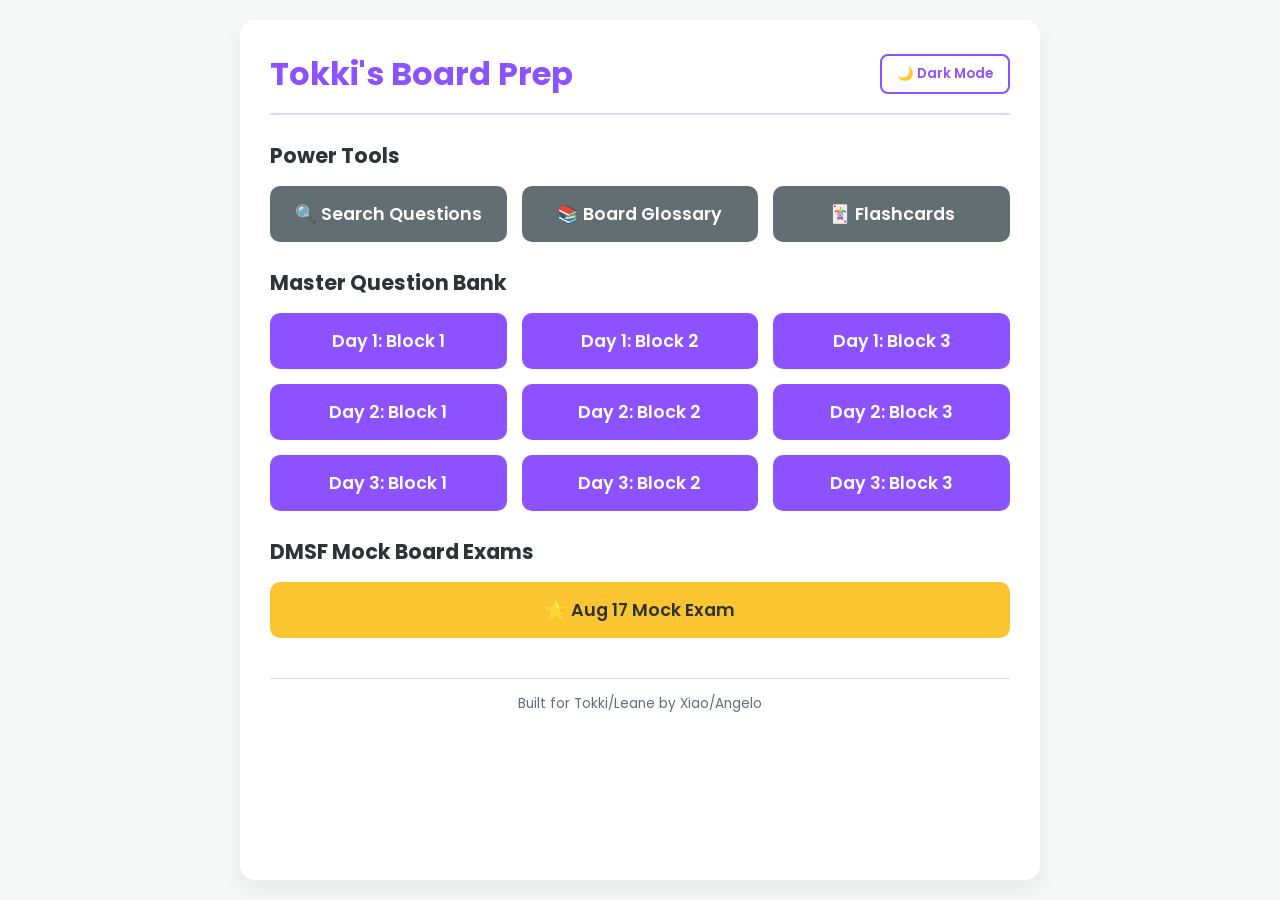
<file: index.html>
<!DOCTYPE html>
<html lang="en">
<head>
    <meta charset="UTF-8">
    <meta name="viewport" content="width=device-width, initial-scale=1.0">
    <title>Tokki's Board Prep</title>
    <link rel="stylesheet" href="css/style.css">
    
    <!-- Instant Dark Mode Check (Prevents white flash on load) -->
    <script>
        if (localStorage.getItem('theme') === 'dark') {
            document.documentElement.setAttribute('data-theme', 'dark');
        }
    </script>
</head>
<body>

    <div class="main-container">
        
        <!-- Header & Dark Mode Button -->
        <div class="header-row">
            <h1>Tokki's Board Prep</h1>
            <button id="darkModeToggle" class="dark-mode-toggle">🌙 Dark Mode</button>
        </div>

        <!-- Section 1: Study Tools -->
        <h2 class="section-title">Power Tools</h2>
        <div class="menu-grid">
            <a href="search.html" class="menu-btn btn-tools">🔍 Search Questions</a>
            <a href="glossary.html" class="menu-btn btn-tools">📚 Board Glossary</a>
            <a href="flashcards.html" class="menu-btn btn-tools">🃏 Flashcards</a>
        </div>

        <!-- Section 2: The 900 Master Questions -->
        <h2 class="section-title">Master Question Bank</h2>
        <div class="menu-grid">
            <a href="day1/day1-block1.html" class="menu-btn">Day 1: Block 1</a>
            <a href="day1/day1-block2.html" class="menu-btn">Day 1: Block 2</a>
            <a href="day1/day1-block3.html" class="menu-btn">Day 1: Block 3</a>
            
            <a href="day2/day2-block1.html" class="menu-btn">Day 2: Block 1</a>
            <a href="day2/day2-block2.html" class="menu-btn">Day 2: Block 2</a>
            <a href="day2/day2-block3.html" class="menu-btn">Day 2: Block 3</a>

            <a href="day3/day3-block1.html" class="menu-btn">Day 3: Block 1</a>
            <a href="day3/day3-block2.html" class="menu-btn">Day 3: Block 2</a>
            <a href="day3/day3-block3.html" class="menu-btn">Day 3: Block 3</a>
        </div>

        <!-- Section 3: DMSF Mock Exams (The New Section!) -->
        <h2 class="section-title">DMSF Mock Board Exams</h2>
        <div class="menu-grid">
            <a href="dmsf-mocks/aug17-2026.html" class="menu-btn btn-dmsf">⭐ Aug 17 Mock Exam</a>
            <!-- We will add more buttons here as she takes more tests! -->
        </div>

        <!-- Footer -->
        <div class="app-footer">
            Built for Tokki/Leane by Xiao/Angelo
        </div>

    </div>

    <!-- Dark Mode JavaScript Logic -->
    <script>
        const toggleBtn = document.getElementById('darkModeToggle');
        
        // Update button text if it loaded in dark mode
        if (document.documentElement.getAttribute('data-theme') === 'dark') {
            toggleBtn.innerText = '☀️ Light Mode';
        }

        // Toggle functionality when clicked
        toggleBtn.addEventListener('click', () => {
            let theme = document.documentElement.getAttribute('data-theme');
            
            if (theme === 'dark') {
                document.documentElement.removeAttribute('data-theme');
                localStorage.setItem('theme', 'light');
                toggleBtn.innerText = '🌙 Dark Mode';
            } else {
                document.documentElement.setAttribute('data-theme', 'dark');
                localStorage.setItem('theme', 'dark');
                toggleBtn.innerText = '☀️ Light Mode';
            }
        });
    </script>
</body>
</html>
</file>
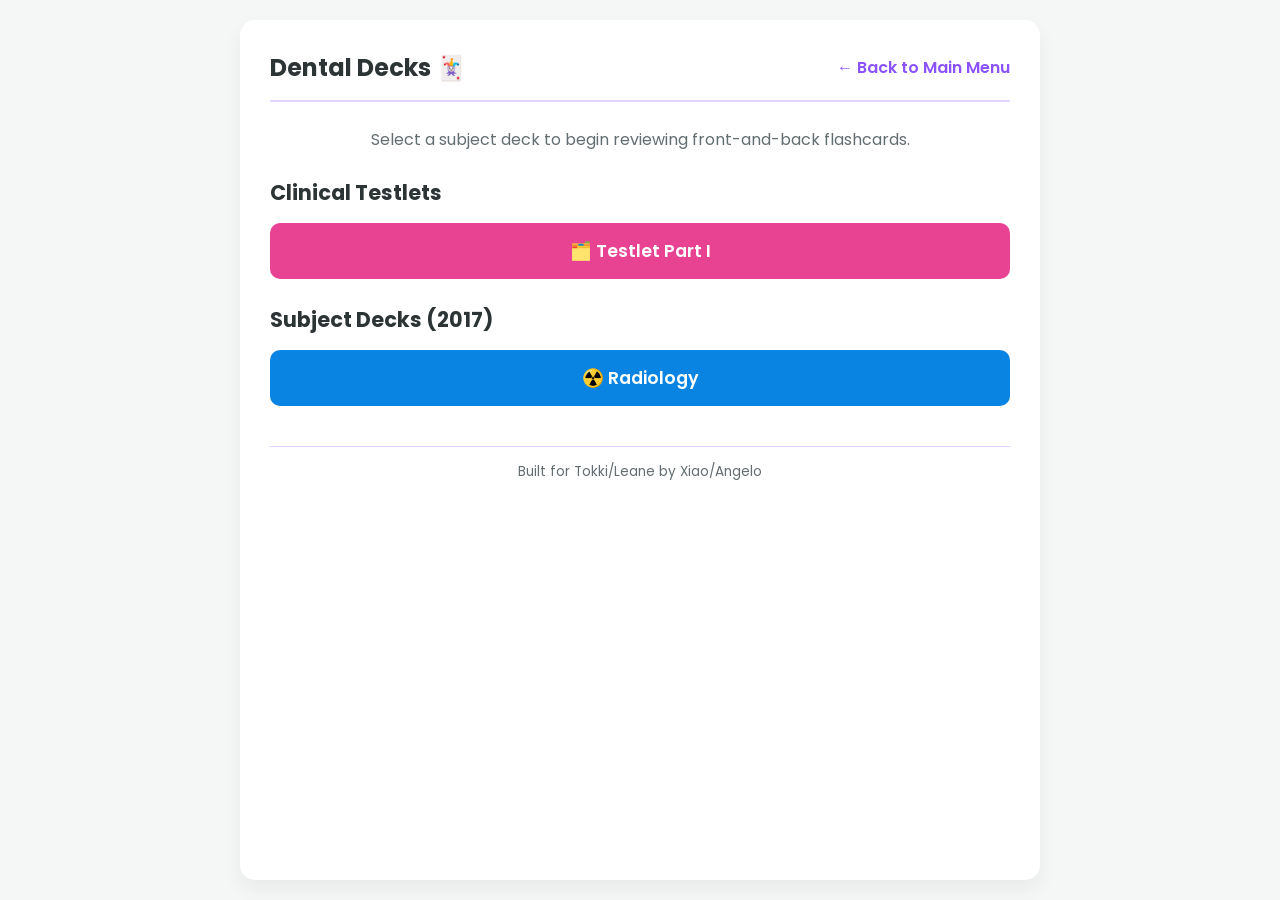
<file: flashcards.html>
<!DOCTYPE html>
<html lang="en">
<head>
    <meta charset="UTF-8">
    <meta name="viewport" content="width=device-width, initial-scale=1.0">
    <title>Tokki's Board Prep - Flashcards</title>
    <link rel="stylesheet" href="css/style.css">
    
    <!-- INSTANT DARK MODE CHECK -->
    <script>
        if (localStorage.getItem('theme') === 'dark') {
            document.documentElement.setAttribute('data-theme', 'dark');
        }
    </script>
</head>
<body>

    <div class="main-container">
        
        <!-- Header -->
        <div class="header-row">
            <h2>Dental Decks 🃏</h2>
            <a href="index.html" class="back-btn">← Back to Main Menu</a>
        </div>

        <p style="color: var(--text-light); margin-bottom: 25px; text-align: center;">
            Select a subject deck to begin reviewing front-and-back flashcards.
        </p>

        <!-- Testlets Section -->
        <h2 class="section-title">Clinical Testlets</h2>
        <div class="menu-grid">
            <a href="decks/testlet-part1.html" class="menu-btn" style="background-color: #e84393;">🗂️ Testlet Part I</a>
            <!-- We will add the button for Testlet Part II right here later! -->
        </div>

        <!-- 2017 Decks Section -->
        <h2 class="section-title">Subject Decks (2017)</h2>
        <div class="menu-grid">
            <a href="decks/radiology.html" class="menu-btn" style="background-color: #0984e3;">☢️ Radiology</a>
        </div>

        <!-- Footer -->
        <div class="app-footer">
            Built for Tokki/Leane by Xiao/Angelo
        </div>

    </div>

</body>
</html>
</file>
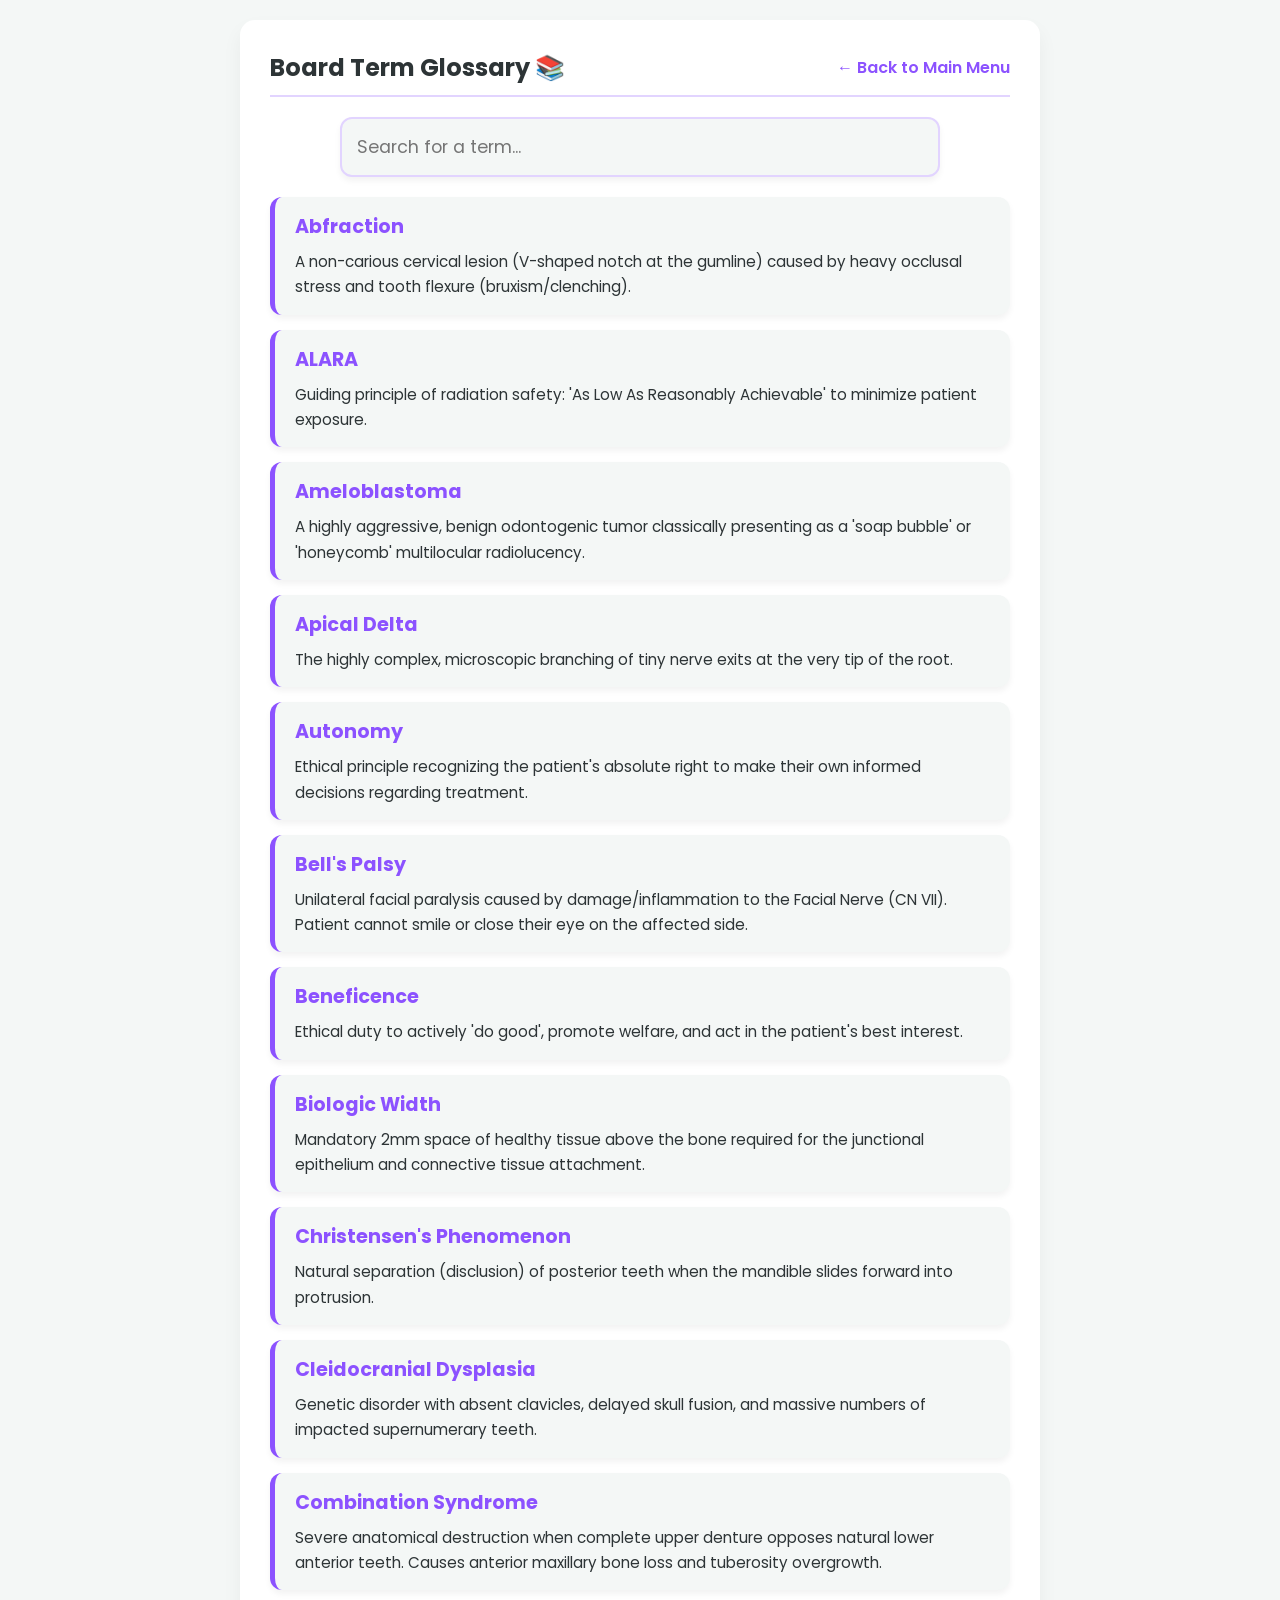
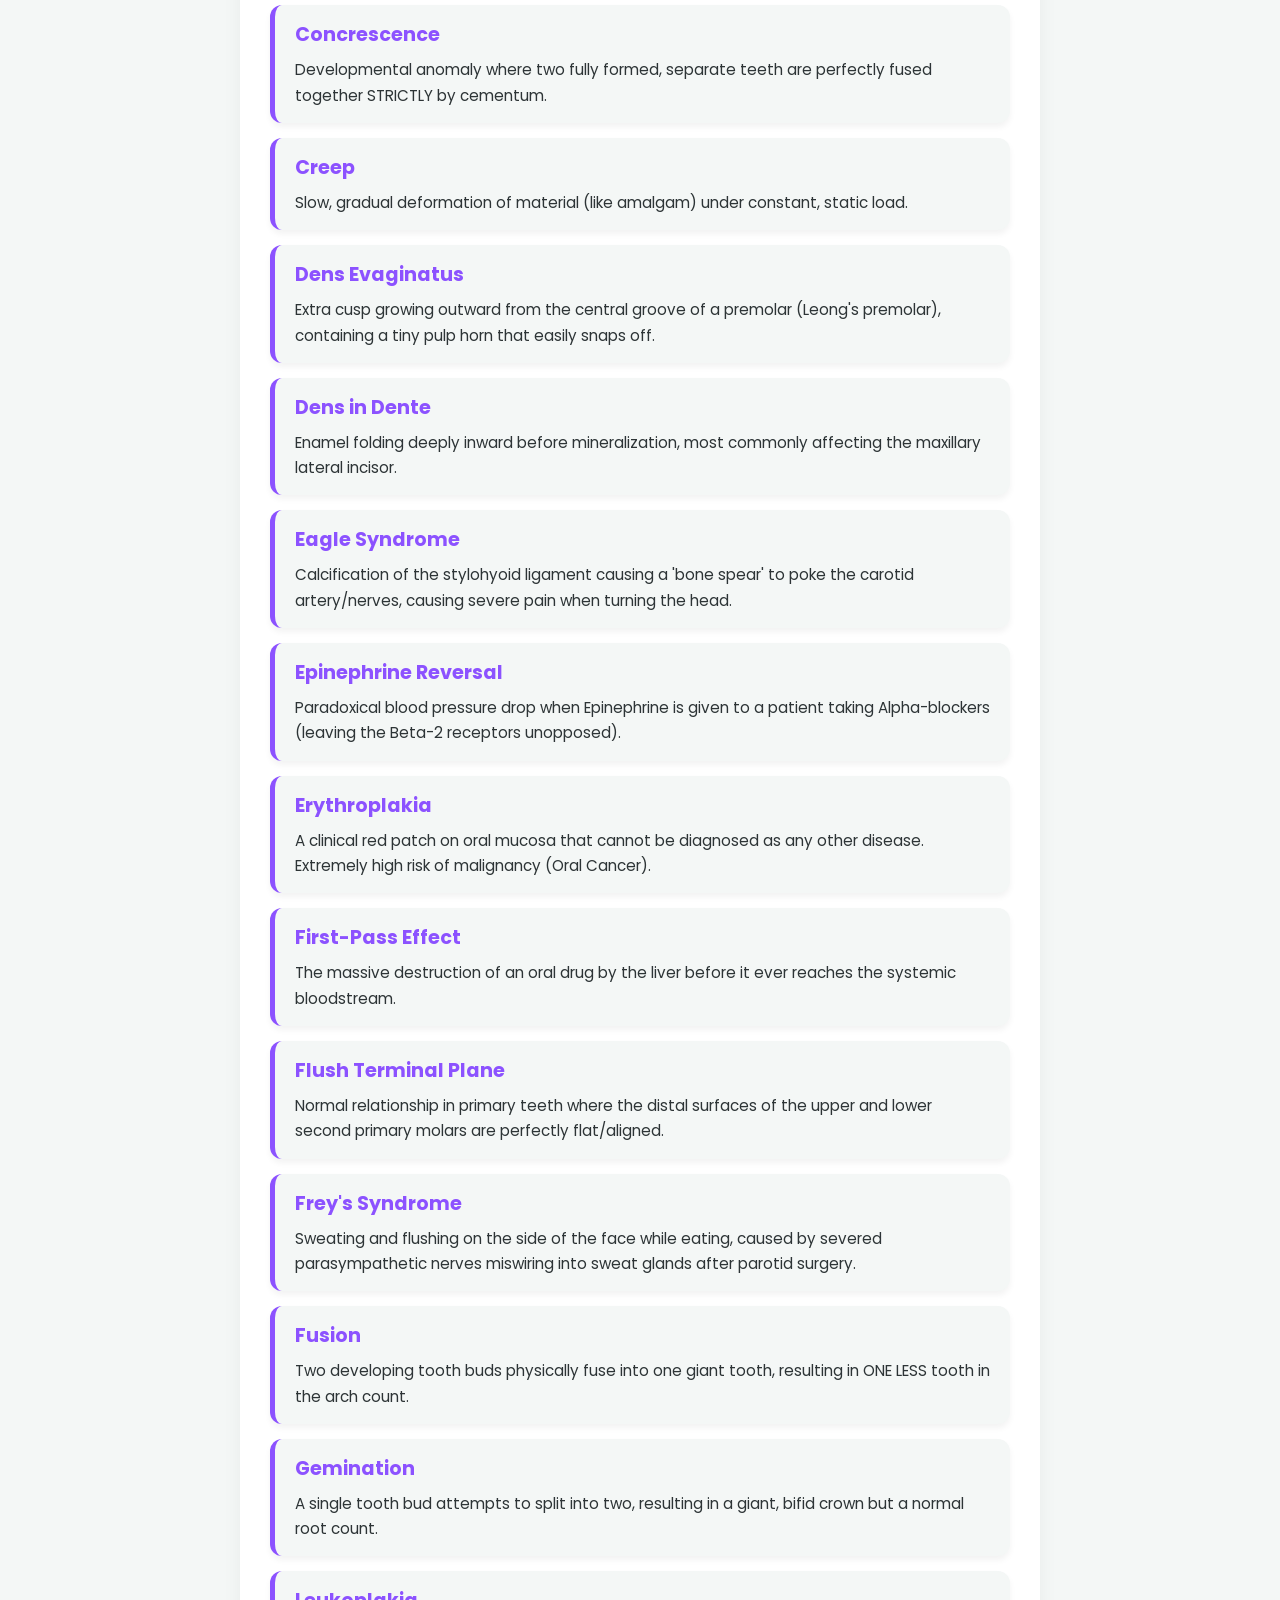
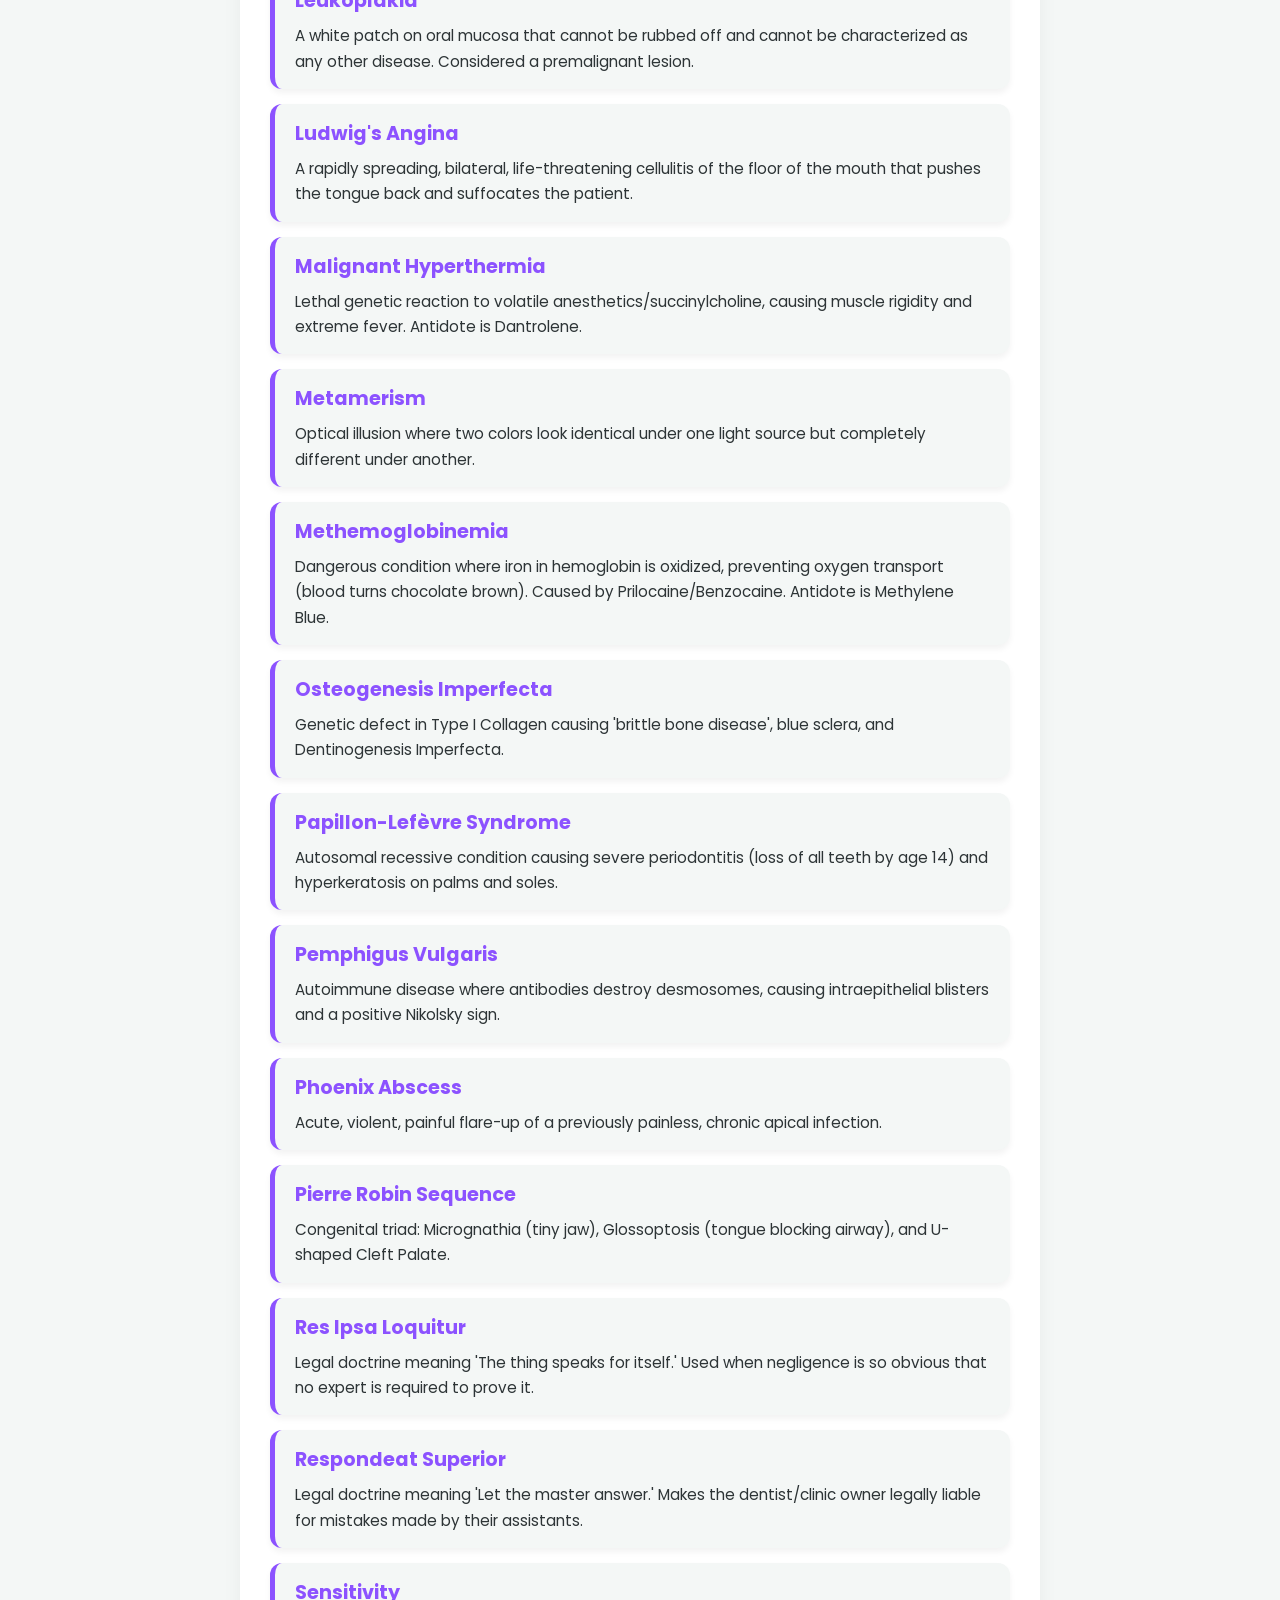
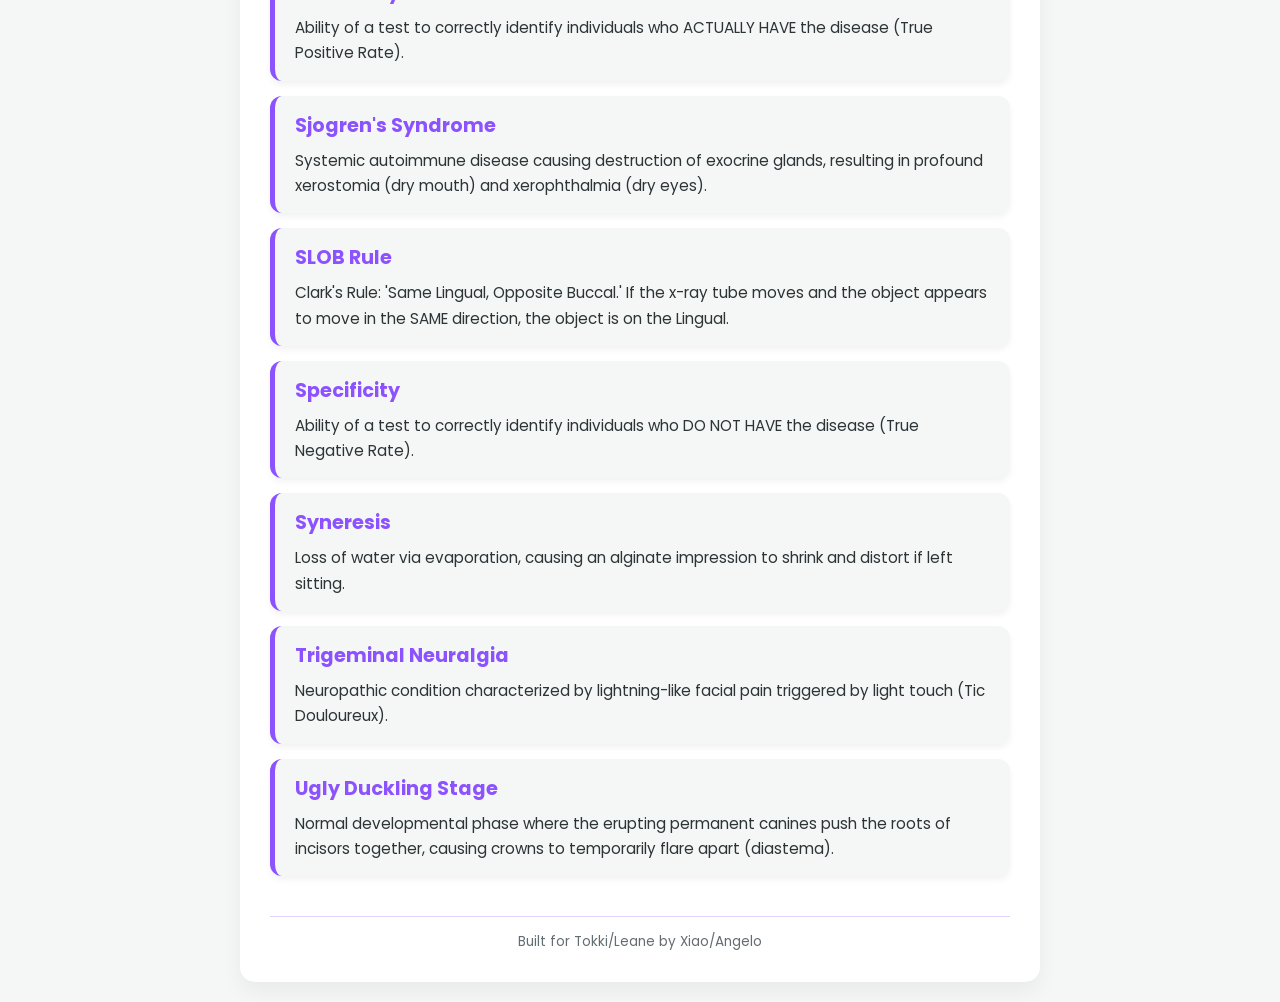
<file: glossary.html>
<!DOCTYPE html>
<html lang="en">
<head>
    <meta charset="UTF-8">
    <meta name="viewport" content="width=device-width, initial-scale=1.0">
    <title>Tokki's Board Prep - Glossary</title>
    <!-- Connects to your global CSS file -->
    <link rel="stylesheet" href="css/style.css"> 
    
    <!-- INSTANT DARK MODE CHECK -->
    <script>
        if (localStorage.getItem('theme') === 'dark') {
            document.documentElement.setAttribute('data-theme', 'dark');
        }
    </script>

    <style>
        .search-container { margin: 20px 0; display: flex; justify-content: center; }
        #glossarySearch {
            width: 100%; max-width: 600px; padding: 15px; font-size: 1.1rem;
            border: 2px solid var(--primary-light); border-radius: 12px;
            outline: none; background-color: var(--bg-color); color: var(--text-color);
            box-shadow: 0 4px 6px rgba(0,0,0,0.05); transition: all 0.3s ease;
        }
        #glossarySearch:focus { box-shadow: 0 6px 12px rgba(140, 82, 255, 0.3); border-color: var(--primary); }
        .glossary-card {
            background: var(--bg-color); padding: 15px 20px; border-radius: 12px;
            margin-bottom: 15px; box-shadow: 0 4px 6px rgba(0,0,0,0.05);
            border-left: 5px solid var(--primary); transition: background-color 0.3s ease;
        }
        .glossary-term { color: var(--primary); font-size: 1.2rem; margin-bottom: 8px; display: block; }
        .glossary-def { color: var(--text-color); line-height: 1.6; font-size: 0.95rem; }
    </style>
</head>
<body>

    <div class="quiz-container">
        <div class="quiz-header">
            <h2>Board Term Glossary 📚</h2>
            <a href="index.html" class="back-btn">← Back to Main Menu</a>
        </div>

        <div class="search-container">
            <input type="text" id="glossarySearch" placeholder="Search for a term..." onkeyup="filterGlossary()">
        </div>

        <div id="glossary-results"></div>

        <div class="app-footer">Built for Tokki/Leane by Xiao/Angelo</div>
    </div>

    <script>
        const glossaryData = [
            { term: "Abfraction", definition: "A non-carious cervical lesion (V-shaped notch at the gumline) caused by heavy occlusal stress and tooth flexure (bruxism/clenching)." },
            { term: "Ameloblastoma", definition: "A highly aggressive, benign odontogenic tumor classically presenting as a 'soap bubble' or 'honeycomb' multilocular radiolucency." },
            { term: "Bell's Palsy", definition: "Unilateral facial paralysis caused by damage/inflammation to the Facial Nerve (CN VII). Patient cannot smile or close their eye on the affected side." },
            { term: "Cleidocranial Dysplasia", definition: "Genetic disorder with absent clavicles, delayed skull fusion, and massive numbers of impacted supernumerary teeth." },
            { term: "Combination Syndrome", definition: "Severe anatomical destruction when complete upper denture opposes natural lower anterior teeth. Causes anterior maxillary bone loss and tuberosity overgrowth." },
            { term: "Concrescence", definition: "Developmental anomaly where two fully formed, separate teeth are perfectly fused together STRICTLY by cementum." },
            { term: "Dens Evaginatus", definition: "Extra cusp growing outward from the central groove of a premolar (Leong's premolar), containing a tiny pulp horn that easily snaps off." },
            { term: "Dens in Dente", definition: "Enamel folding deeply inward before mineralization, most commonly affecting the maxillary lateral incisor." },
            { term: "Eagle Syndrome", definition: "Calcification of the stylohyoid ligament causing a 'bone spear' to poke the carotid artery/nerves, causing severe pain when turning the head." },
            { term: "Erythroplakia", definition: "A clinical red patch on oral mucosa that cannot be diagnosed as any other disease. Extremely high risk of malignancy (Oral Cancer)." },
            { term: "Frey's Syndrome", definition: "Sweating and flushing on the side of the face while eating, caused by severed parasympathetic nerves miswiring into sweat glands after parotid surgery." },
            { term: "Fusion", definition: "Two developing tooth buds physically fuse into one giant tooth, resulting in ONE LESS tooth in the arch count." },
            { term: "Gemination", definition: "A single tooth bud attempts to split into two, resulting in a giant, bifid crown but a normal root count." },
            { term: "Leukoplakia", definition: "A white patch on oral mucosa that cannot be rubbed off and cannot be characterized as any other disease. Considered a premalignant lesion." },
            { term: "Ludwig's Angina", definition: "A rapidly spreading, bilateral, life-threatening cellulitis of the floor of the mouth that pushes the tongue back and suffocates the patient." },
            { term: "Osteogenesis Imperfecta", definition: "Genetic defect in Type I Collagen causing 'brittle bone disease', blue sclera, and Dentinogenesis Imperfecta." },
            { term: "Papillon-Lefèvre Syndrome", definition: "Autosomal recessive condition causing severe periodontitis (loss of all teeth by age 14) and hyperkeratosis on palms and soles." },
            { term: "Pemphigus Vulgaris", definition: "Autoimmune disease where antibodies destroy desmosomes, causing intraepithelial blisters and a positive Nikolsky sign." },
            { term: "Pierre Robin Sequence", definition: "Congenital triad: Micrognathia (tiny jaw), Glossoptosis (tongue blocking airway), and U-shaped Cleft Palate." },
            { term: "Sjogren's Syndrome", definition: "Systemic autoimmune disease causing destruction of exocrine glands, resulting in profound xerostomia (dry mouth) and xerophthalmia (dry eyes)." },
            { term: "Trigeminal Neuralgia", definition: "Neuropathic condition characterized by lightning-like facial pain triggered by light touch (Tic Douloureux)." },
            { term: "Epinephrine Reversal", definition: "Paradoxical blood pressure drop when Epinephrine is given to a patient taking Alpha-blockers (leaving the Beta-2 receptors unopposed)." },
            { term: "First-Pass Effect", definition: "The massive destruction of an oral drug by the liver before it ever reaches the systemic bloodstream." },
            { term: "Malignant Hyperthermia", definition: "Lethal genetic reaction to volatile anesthetics/succinylcholine, causing muscle rigidity and extreme fever. Antidote is Dantrolene." },
            { term: "Methemoglobinemia", definition: "Dangerous condition where iron in hemoglobin is oxidized, preventing oxygen transport (blood turns chocolate brown). Caused by Prilocaine/Benzocaine. Antidote is Methylene Blue." },
            { term: "Christensen's Phenomenon", definition: "Natural separation (disclusion) of posterior teeth when the mandible slides forward into protrusion." },
            { term: "Creep", definition: "Slow, gradual deformation of material (like amalgam) under constant, static load." },
            { term: "Syneresis", definition: "Loss of water via evaporation, causing an alginate impression to shrink and distort if left sitting." },
            { term: "Metamerism", definition: "Optical illusion where two colors look identical under one light source but completely different under another." },
            { term: "Apical Delta", definition: "The highly complex, microscopic branching of tiny nerve exits at the very tip of the root." },
            { term: "Biologic Width", definition: "Mandatory 2mm space of healthy tissue above the bone required for the junctional epithelium and connective tissue attachment." },
            { term: "Phoenix Abscess", definition: "Acute, violent, painful flare-up of a previously painless, chronic apical infection." },
            { term: "Flush Terminal Plane", definition: "Normal relationship in primary teeth where the distal surfaces of the upper and lower second primary molars are perfectly flat/aligned." },
            { term: "Ugly Duckling Stage", definition: "Normal developmental phase where the erupting permanent canines push the roots of incisors together, causing crowns to temporarily flare apart (diastema)." },
            { term: "Autonomy", definition: "Ethical principle recognizing the patient's absolute right to make their own informed decisions regarding treatment." },
            { term: "Beneficence", definition: "Ethical duty to actively 'do good', promote welfare, and act in the patient's best interest." },
            { term: "Res Ipsa Loquitur", definition: "Legal doctrine meaning 'The thing speaks for itself.' Used when negligence is so obvious that no expert is required to prove it." },
            { term: "Respondeat Superior", definition: "Legal doctrine meaning 'Let the master answer.' Makes the dentist/clinic owner legally liable for mistakes made by their assistants." },
            { term: "Sensitivity", definition: "Ability of a test to correctly identify individuals who ACTUALLY HAVE the disease (True Positive Rate)." },
            { term: "Specificity", definition: "Ability of a test to correctly identify individuals who DO NOT HAVE the disease (True Negative Rate)." },
            { term: "ALARA", definition: "Guiding principle of radiation safety: 'As Low As Reasonably Achievable' to minimize patient exposure." },
            { term: "SLOB Rule", definition: "Clark's Rule: 'Same Lingual, Opposite Buccal.' If the x-ray tube moves and the object appears to move in the SAME direction, the object is on the Lingual." }
        ];

        glossaryData.sort((a, b) => a.term.localeCompare(b.term));

        function displayGlossary(terms) {
            const container = document.getElementById('glossary-results');
            container.innerHTML = '';
            terms.forEach(item => {
                const card = document.createElement('div');
                card.className = 'glossary-card';
                card.innerHTML = `<strong class="glossary-term">${item.term}</strong><span class="glossary-def">${item.definition}</span>`;
                container.appendChild(card);
            });
        }

        function filterGlossary() {
            const query = document.getElementById('glossarySearch').value.toLowerCase();
            const filtered = glossaryData.filter(item => item.term.toLowerCase().includes(query) || item.definition.toLowerCase().includes(query));
            displayGlossary(filtered);
        }

        window.onload = () => displayGlossary(glossaryData);
    </script>
</body>
</html>
</file>
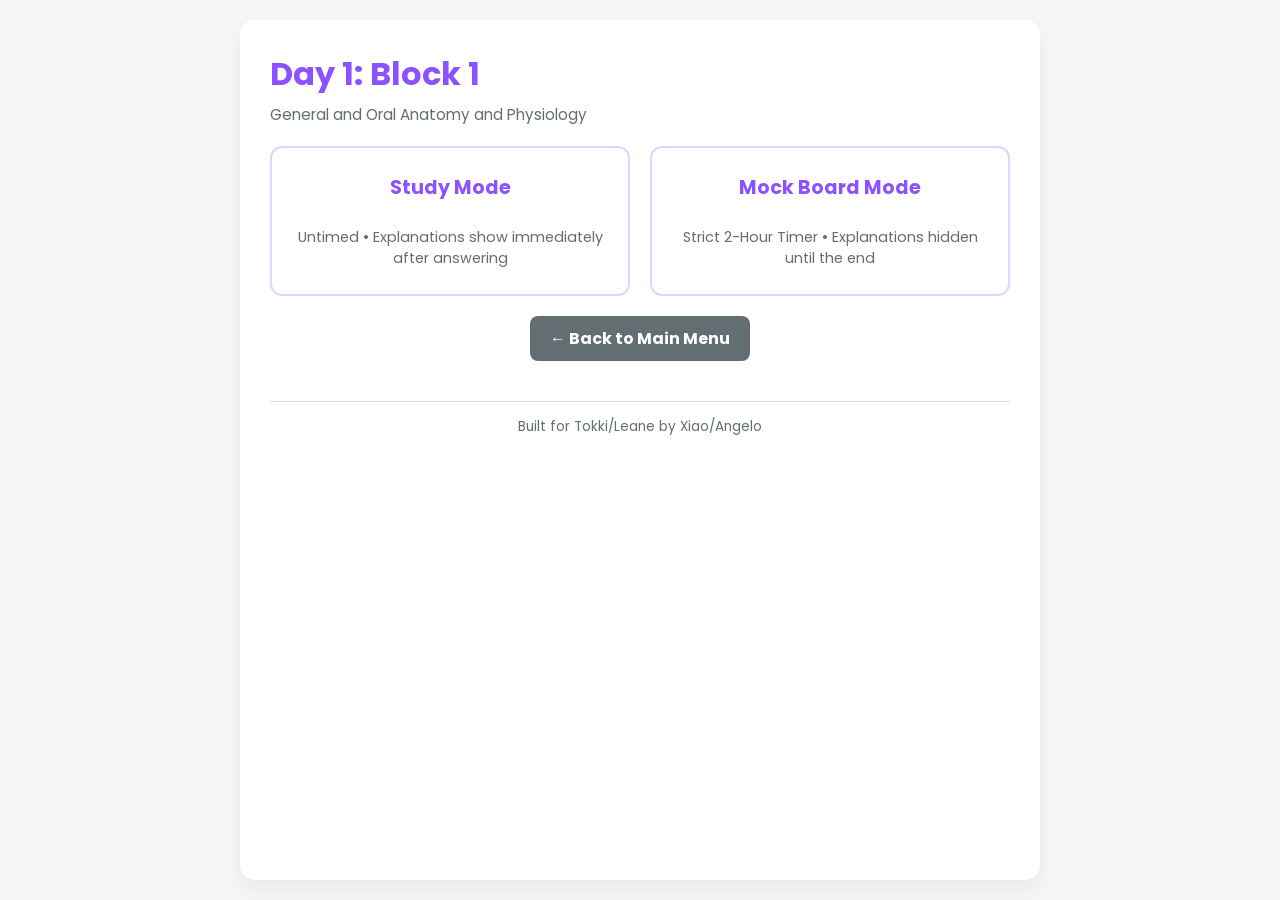
<file: day1/day1-block1.html>
<!DOCTYPE html>
<html lang="en">
<head>
    <meta charset="UTF-8">
    <meta name="viewport" content="width=device-width, initial-scale=1.0">
    <title>Tokki's Board Prep - Day 1 Block 1</title>
    <link rel="stylesheet" href="../css/style.css">
    <!-- INSTANT DARK MODE CHECK -->
    <script>
        if (localStorage.getItem('theme') === 'dark') {
            document.documentElement.setAttribute('data-theme', 'dark');
        }
    </script>
    
</head>
<body>

    <div class="quiz-container">
        
        <!-- INITIAL MODE SELECTION SCREEN -->
        <div class="home-screen" id="mode-selection">
            <h1>Day 1: Block 1</h1> <!-- CHANGE THIS FOR EACH FILE -->
            <p>General and Oral Anatomy and Physiology</p> <!-- CHANGE THIS FOR EACH FILE -->
            
            <div class="day-buttons">
                <button class="day-btn" onclick="startQuiz('study')">
                    <strong>Study Mode</strong><br>
                    <span style="font-size: 0.9rem; font-weight: normal; color: var(--text-light);">Untimed • Explanations show immediately after answering</span>
                </button>
                <button class="day-btn" onclick="startQuiz('mock')">
                    <strong>Mock Board Mode</strong><br>
                    <span style="font-size: 0.9rem; font-weight: normal; color: var(--text-light);">Strict 2-Hour Timer • Explanations hidden until the end</span>
                </button>
            </div>
            
            <!-- Centered, beautifully styled Back Button -->
            <div style="text-align: center; margin-top: 10px;">
                <a href="../index.html" class="nav-btn" style="background: var(--text-light); text-decoration: none; display: inline-block;">← Back to Main Menu</a>
            </div>
        </div>

        <!-- THE QUIZ UI (Hidden until mode is selected) -->
        <div id="quiz-ui" style="display:none;">
            <div class="quiz-header">
                <a href="../index.html" class="back-btn">← Exit</a>
                <div class="progress" id="progress">Loading...</div>
                <div class="timer" id="timer-display" style="display: none;">⏱ Time Left: 2:00:00</div>
            </div>

            <div class="question" id="question">Loading question...</div>
            <div class="options" id="options"></div>
            
            <div class="rationale-box" id="rationale-box">
                <strong>Explanation:</strong>
                <span id="rationale-text"></span>
            </div>

            <div class="controls">
                <button class="nav-btn" id="prev-btn" onclick="prevQuestion()">Previous</button>
                <button class="nav-btn" id="next-btn" onclick="nextQuestion()">Next</button>
            </div>
        </div>

        <!-- THE RESULTS SCREEN -->
        <div class="results-screen" id="results-screen" style="display:none;">
            <h2>Block Complete!</h2>
            <p>You scored <strong id="score">0</strong> out of <span id="total">0</span>!</p>
            <div id="results-message" class="results-details"></div>
            <a href="../index.html" class="nav-btn" style="text-decoration: none; display: inline-block; margin-top: 20px;">Return to Main Menu</a>
        </div>

        <!-- THE OFFICIAL DEDICATION FOOTER -->
        <div class="app-footer">
            Built for Tokki/Leane by Xiao/Angelo
        </div>

    </div>

    <script>
        // Your massive const quizData = [ ... ] array stays perfectly safe right here!
        const quizData = [
    {
        "question": "1. Which of the following permanent teeth typically features a prominent mesial concavity extending from the cervical third of the crown down onto the root, making it highly susceptible to perforation during root canal therapy?",
        "options": [
            "Maxillary first premolar",
            "Maxillary second premolar",
            "Mandibular first premolar",
            "Mandibular first molar"
        ],
        "correct": 0,
        "rationale": "The maxillary first premolar is uniquely characterized by a deep mesial developmental depression. This concavity crosses the CEJ and extends onto the root, creating a notorious risk for strip perforations and making adaptation of a matrix band difficult."
    },
    {
        "question": "2. In neurophysiology, the resting membrane potential of a standard neuron is approximately -70 mV. This negative internal environment is primarily established and maintained by:",
        "options": [
            "The passive diffusion of calcium ions into the cell.",
            "The active transport of the Na+/K+ ATPase pump.",
            "The rapid influx of sodium ions during depolarization.",
            "The exocytosis of neurotransmitters into the synaptic cleft."
        ],
        "correct": 1,
        "rationale": "The Na+/K+ pump actively expels 3 Sodium (Na+) ions for every 2 Potassium (K+) ions it brings in. This unequal transfer of positive charges creates and maintains the negative resting membrane potential."
    },
    {
        "question": "3. A patient presents with a severe laceration to the side of the face, severing the motor branches of the Facial Nerve (CN VII). Which of the following functional deficits will the patient most likely exhibit?",
        "options": [
            "Inability to elevate the mandible to chew food.",
            "Loss of sensation to the skin of the cheek.",
            "Inability to close the eye on the affected side.",
            "Deviation of the tongue to the affected side when protruded."
        ],
        "correct": 2,
        "rationale": "The Facial Nerve (CN VII) provides motor innervation to the muscles of facial expression, including the orbicularis oculi (which closes the eye). Chewing (mastication) and facial sensation are governed by the Trigeminal Nerve (CN V)."
    },
    {
        "question": "4. When examining the occlusal surface of a permanent maxillary first molar, which major structural ridge acts as the primary reinforcement of the crown and connects the mesiolingual cusp to the distobuccal cusp?",
        "options": [
            "Transverse ridge",
            "Marginal ridge",
            "Oblique ridge",
            "Cervical ridge"
        ],
        "correct": 2,
        "rationale": "The oblique ridge is a defining morphological characteristic of maxillary molars. It diagonally crosses the occlusal table from the mesiolingual to the distobuccal cusp and is structurally significant during cavity preparations."
    },
    {
        "question": "5. In cardiovascular physiology, what is the primary function of the SA (Sinoatrial) node?",
        "options": [
            "To delay the electrical impulse before it reaches the ventricles.",
            "To act as the primary pacemaker, initiating the cardiac action potential.",
            "To physically pump blood from the right atrium into the right ventricle.",
            "To supply oxygenated blood directly to the myocardium."
        ],
        "correct": 1,
        "rationale": "The SA node, located in the right atrium, contains autorhythmic cells that depolarize faster than any other heart tissue, acting as the heart's natural pacemaker to initiate each heartbeat."
    },
    {
        "question": "6. A dental anomaly known as \"dens in dente\" (dens invaginatus) most frequently affects which of the following permanent teeth?",
        "options": [
            "Maxillary central incisor",
            "Maxillary lateral incisor",
            "Mandibular second premolar",
            "Maxillary first molar"
        ],
        "correct": 1,
        "rationale": "The maxillary lateral incisor is the most unpredictable tooth in the dental arch (aside from third molars) and is the most common site for a dens invaginatus, peg-lateral formation, and palatogingival grooves."
    },
    {
        "question": "7. The Temporomandibular Joint (TMJ) is unique because its articular surfaces are not covered by hyaline cartilage. Instead, they are covered by:",
        "options": [
            "Elastic cartilage",
            "Dense, avascular fibrous connective tissue",
            "Cancellous bone",
            "Stratified squamous epithelium"
        ],
        "correct": 1,
        "rationale": "The articular surfaces and the central load-bearing area of the TMJ articular disc are composed of dense fibrous connective tissue. This makes it highly resistant to the intense shearing and crushing forces of mastication, and its lack of blood vessels and nerves prevents pain during chewing."
    },
    {
        "question": "8. Which of the following cranial nerves exits the skull strictly through the Foramen Ovale?",
        "options": [
            "Ophthalmic division of the Trigeminal nerve (V1)",
            "Maxillary division of the Trigeminal nerve (V2)",
            "Mandibular division of the Trigeminal nerve (V3)",
            "Facial nerve (CN VII)"
        ],
        "correct": 2,
        "rationale": "Use the memory trick 'Standing Room Only' for the Trigeminal exits: V1 passes through the Superior orbital fissure, V2 through the foramen Rotundum, and V3 through the foramen Ovale."
    },
    {
        "question": "9. Statement 1: The Parotid gland is the largest salivary gland and produces the majority of the total daily salivary volume.\nStatement 2: The secretory output of the Parotid gland is purely serous (watery).",
        "options": [
            "Both statements are TRUE.",
            "Both statements are FALSE.",
            "Statement 1 is TRUE; Statement 2 is FALSE.",
            "Statement 1 is FALSE; Statement 2 is TRUE."
        ],
        "correct": 3,
        "rationale": "Statement 1 is false because while the Parotid is the largest gland physically, the Submandibular gland produces the majority (60-65%) of the total daily saliva. Statement 2 is true; the Parotid produces a purely serous, watery secretion high in amylase."
    },
    {
        "question": "10. In respiratory physiology, what is the specific function of the pulmonary surfactant produced by Type II alveolar cells?",
        "options": [
            "To trap inhaled particulate matter.",
            "To decrease the surface tension of alveolar fluid, preventing alveolar collapse during exhalation.",
            "To actively transport oxygen across the respiratory membrane.",
            "To trigger the cough reflex."
        ],
        "correct": 1,
        "rationale": "Surfactant disrupts the hydrogen bonding of the water molecules lining the alveoli. Without it, the surface tension would be so high that the lungs would collapse completely upon every exhalation."
    },
    {
        "question": "11. During an extraction of a mandibular third molar, a clinician must be extremely careful not to damage the lingual nerve. This nerve carries which type of fibers from the anterior two-thirds of the tongue?",
        "options": [
            "General sensation (touch/pain) only.",
            "Taste sensation only.",
            "General sensation and taste sensation.",
            "Motor innervation to the intrinsic tongue muscles."
        ],
        "correct": 2,
        "rationale": "The Lingual nerve (a branch of V3) provides general sensation to the anterior 2/3 of the tongue. However, the Chorda Tympani (a branch of CN VII) hitchhikes on the Lingual nerve to provide taste to the exact same area. Therefore, cutting the nerve destroys both general sensation and taste."
    },
    {
        "question": "12. Which muscle of mastication is unique because its horizontal fibers are primarily responsible for retruding (pulling back) the mandible?",
        "options": [
            "Masseter",
            "Medial pterygoid",
            "Lateral pterygoid",
            "Temporalis"
        ],
        "correct": 3,
        "rationale": "The Temporalis muscle is fan-shaped. While its anterior vertical fibers elevate the mandible, its posterior horizontal fibers are the primary retractors (retruders) of the mandible."
    },
    {
        "question": "13. In a fully erupted permanent dentition, the \"Curve of Spee\" is defined clinically as:",
        "options": [
            "The side-to-side (mediolateral) curvature of the occlusal plane.",
            "The front-to-back (anteroposterior) curvature of the occlusal plane, beginning at the canine tip and following the buccal cusps.",
            "The severe lingual inclination of the mandibular molars.",
            "The vertical overlap of the anterior teeth."
        ],
        "correct": 1,
        "rationale": "The Curve of Spee is the natural anteroposterior curvature of the lower teeth. The side-to-side curvature is known as the Curve of Wilson."
    },
    {
        "question": "14. A patient's blood pressure drops significantly. In renal physiology, the juxtaglomerular cells of the kidney respond immediately by secreting:",
        "options": [
            "Aldosterone",
            "Angiotensinogen",
            "Renin",
            "Antidiuretic Hormone (ADH)"
        ],
        "correct": 2,
        "rationale": "The juxtaglomerular apparatus senses low blood pressure/volume and releases the enzyme Renin, which kicks off the Renin-Angiotensin-Aldosterone System (RAAS) to ultimately raise blood pressure."
    },
    {
        "question": "15. Which of the following primary teeth has a crown morphology that does NOT resemble any other tooth in either the primary or permanent dentition?",
        "options": [
            "Primary maxillary first molar",
            "Primary mandibular first molar",
            "Primary maxillary second molar",
            "Primary mandibular second molar"
        ],
        "correct": 1,
        "rationale": "The primary mandibular first molar is anatomically unique. It has a massive mesiobuccal cervical bulge, a flattened occlusal table, and its shape does not mimic any permanent premolar or molar."
    },
    {
        "question": "16. During a routine dental exam, you notice the patient has a 'Y' shaped groove pattern on the occlusal surface of tooth #36. This indicates the tooth has how many functional cusps?",
        "options": [
            "3",
            "4",
            "5",
            "6"
        ],
        "correct": 2,
        "rationale": "The permanent mandibular first molar (#36/#46) typically has 5 cusps (3 buccal, 2 lingual) which form a distinct 'Y' groove pattern. The mandibular second molar has 4 cusps and a '+' (cross) groove pattern."
    },
    {
        "question": "17. Blood calcium levels are tightly regulated in the human body. When serum calcium levels fall too low, which hormone is secreted to stimulate osteoclast activity and release calcium from the bones?",
        "options": [
            "Calcitonin",
            "Parathyroid Hormone (PTH)",
            "Thyroxine (T4)",
            "Growth Hormone"
        ],
        "correct": 1,
        "rationale": "Parathyroid Hormone (PTH) acts like a 'bone miner,' increasing osteoclastic activity to release stored calcium back into the blood. Calcitonin does the exact opposite, 'toning down' blood calcium by building bone."
    },
    {
        "question": "18. The sphenomandibular ligament acts as a minor supportive ligament of the TMJ. It originates from the spine of the sphenoid bone and inserts directly onto the:",
        "options": [
            "Angle of the mandible",
            "Coronoid process",
            "Lingula of the mandible",
            "Neck of the condyle"
        ],
        "correct": 2,
        "rationale": "The sphenomandibular ligament attaches to the lingula, the bony projection shielding the mandibular foramen. This ligament is frequently bumped or pierced during an Inferior Alveolar Nerve Block."
    },
    {
        "question": "19. Which structure forms the floor of the oral cavity and dictates the lingual border extension of a mandibular complete denture?",
        "options": [
            "Genioglossus muscle",
            "Mylohyoid muscle",
            "Buccinator muscle",
            "Superior constrictor muscle"
        ],
        "correct": 1,
        "rationale": "The paired mylohyoid muscles form a muscular sling that acts as the anatomical floor of the mouth. When the patient swallows or moves their tongue, this muscle rises, which will dislodge a denture if the flange is too long."
    },
    {
        "question": "20. In the cellular physiology of tooth development, which specific structure dictates the size, shape, and number of roots a tooth will have?",
        "options": [
            "The Dental Papilla",
            "Hertwig's Epithelial Root Sheath (HERS)",
            "The Rests of Malassez",
            "The Stellate Reticulum"
        ],
        "correct": 1,
        "rationale": "Hertwig's Epithelial Root Sheath maps out the root structure. If HERS invaginates properly, a multi-rooted tooth forms. If HERS fragments prematurely, accessory canals are formed."
    },
    {
        "question": "21. A patient presents with acute pain radiating from the maxillary sinus. The roots of which teeth are in closest anatomical proximity to the floor of the maxillary sinus, making them the most common cause of odontogenic sinusitis?",
        "options": [
            "Maxillary central and lateral incisors",
            "Maxillary canines",
            "Maxillary first and second premolars",
            "Maxillary first and second molars"
        ],
        "correct": 3,
        "rationale": "The roots of the maxillary first and second molars frequently protrude directly into the maxillary sinus, separated only by a paper-thin layer of cortical bone or the sinus membrane itself."
    },
    {
        "question": "22. The normal, mature enamel of a human tooth is composed primarily of which inorganic crystalline structure?",
        "options": [
            "Calcium carbonate",
            "Fluorapatite",
            "Hydroxyapatite",
            "Collagen Type I"
        ],
        "correct": 2,
        "rationale": "Mature enamel is composed of roughly 96% inorganic material, specifically arranged in tightly packed hexagonal hydroxyapatite crystals."
    },
    {
        "question": "23. When evaluating the anatomy of a permanent maxillary first premolar, what is its most defining root characteristic compared to a second premolar?",
        "options": [
            "It typically has a single, massive conical root.",
            "It typically has two roots (buccal and palatal) resulting in a severely bifurcated apical third.",
            "It has a longer root trunk than the second premolar.",
            "It frequently possesses three roots."
        ],
        "correct": 1,
        "rationale": "The maxillary first premolar is highly unique among premolars because it typically possesses two distinct roots (buccal and palatal) and two root canals. The second premolar is almost always single-rooted."
    },
    {
        "question": "24. In the physiology of the cardiac cycle, the massive surge of pressure that forces the aortic and pulmonary valves open is generated during:",
        "options": [
            "Atrial systole",
            "Isovolumetric ventricular contraction",
            "Ventricular ejection",
            "Ventricular diastole"
        ],
        "correct": 2,
        "rationale": "During ventricular ejection, the pressure in the ventricles finally exceeds the back-pressure of the aorta and pulmonary trunk, forcing the semilunar valves open and blasting blood into the body."
    },
    {
        "question": "25. Which of the following permanent teeth exhibits a prominent mesiolingual developmental groove that clearly separates the mesial marginal ridge from the lingual cusp?",
        "options": [
            "Mandibular first premolar",
            "Mandibular second premolar",
            "Maxillary first premolar",
            "Maxillary canine"
        ],
        "correct": 0,
        "rationale": "The mesiolingual developmental groove is a pathognomonic (absolute defining) trait of the mandibular first premolar. It notches the mesiolingual line angle of the crown."
    },
    {
        "question": "26. Statement 1: The primary dentition consists of 20 teeth, lacking completely in premolars.\nStatement 2: The permanent dentition erupts entirely underneath the primary teeth, causing their roots to resorb.",
        "options": [
            "Both statements are TRUE.",
            "Both statements are FALSE.",
            "Statement 1 is TRUE; Statement 2 is FALSE.",
            "Statement 1 is FALSE; Statement 2 is TRUE."
        ],
        "correct": 2,
        "rationale": "Statement 1 is true. Statement 2 is false because the permanent molars (first, second, and third) do not replace any primary teeth; they erupt entirely posterior to the primary dental arch."
    },
    {
        "question": "27. The external carotid artery branches extensively to supply the face and oral cavity. Which terminal branch of the external carotid artery travels deep into the infratemporal fossa to supply the teeth and muscles of mastication?",
        "options": [
            "Facial artery",
            "Lingual artery",
            "Maxillary artery",
            "Superficial temporal artery"
        ],
        "correct": 2,
        "rationale": "The Maxillary artery is the massive, deep terminal branch of the external carotid that supplies the upper and lower jaws, teeth, muscles of mastication, and the meninges of the brain."
    },
    {
        "question": "28. An adult patient presents with a lack of taste sensation on the posterior 1/3 of their tongue. Which cranial nerve is responsible for this specific sensory deficit?",
        "options": [
            "Facial Nerve (CN VII)",
            "Glossopharyngeal Nerve (CN IX)",
            "Vagus Nerve (CN X)",
            "Hypoglossal Nerve (CN XII)"
        ],
        "correct": 1,
        "rationale": "The Glossopharyngeal nerve (CN IX) provides BOTH general sensation and taste to the posterior 1/3 of the tongue. The Facial nerve provides taste to the anterior 2/3."
    },
    {
        "question": "29. During oxygen transport in the blood, the \"Bohr Effect\" physiologically ensures that:",
        "options": [
            "Oxygen binds more tightly to hemoglobin in highly acidic tissues.",
            "Hemoglobin releases oxygen more readily in tissues with high levels of carbon dioxide and low pH.",
            "Carbon monoxide binds to hemoglobin with a 200x stronger affinity than oxygen.",
            "Iron atoms are oxidized to the ferric state."
        ],
        "correct": 1,
        "rationale": "Active, exercising tissues produce lots of $CO_2$ and lactic acid (low pH). The Bohr Effect describes how this acidic environment forces hemoglobin to 'let go' of oxygen exactly where the body needs it most."
    },
    {
        "question": "30. The Temporomandibular Joint (TMJ) capsule is reinforced laterally by a thick, strong ligament that prevents the condyle from dropping too far inferiorly and dislocating. This is the:",
        "options": [
            "Sphenomandibular ligament",
            "Stylomandibular ligament",
            "Temporomandibular (Lateral) ligament",
            "Pterygomandibular raphe"
        ],
        "correct": 2,
        "rationale": "The Temporomandibular (Lateral) ligament heavily reinforces the lateral wall of the capsule. Its primary job is to stop the condyle from slipping too far down and forward over the articular eminence."
    },
    {
        "question": "31. In tooth morphology, the term \"Cingulum\" refers to:",
        "options": [
            "The rounded elevation of enamel on the cervical third of the lingual surface of anterior teeth.",
            "The junction between the cementum and enamel.",
            "The pinpoint depression at the intersection of developmental grooves.",
            "The highest peak of a molar cusp."
        ],
        "correct": 0,
        "rationale": "The cingulum is the prominent, bulbous bulge of enamel located on the gingival (cervical) third of the lingual surface of all incisors and canines."
    },
    {
        "question": "32. The process of deglutition (swallowing) occurs in three phases. The buccal (oral) phase is voluntary, while the pharyngeal and esophageal phases are involuntary. Which cranial nerve primarily governs the motor action of the pharyngeal phase to prevent choking?",
        "options": [
            "Trigeminal Nerve (CN V)",
            "Facial Nerve (CN VII)",
            "Glossopharyngeal (CN IX) and Vagus Nerves (CN X)",
            "Accessory Nerve (CN XI)"
        ],
        "correct": 2,
        "rationale": "The pharyngeal plexus, heavily controlled by the Vagus (CN X) and Glossopharyngeal (CN IX) nerves, coordinates the complex involuntary swallowing reflex and closure of the epiglottis."
    },
    {
        "question": "33. Which permanent tooth typically has the longest, thickest root in the human dentition, earning it the nickname \"the cornerstone of the arch\"?",
        "options": [
            "Maxillary central incisor",
            "Mandibular first molar",
            "Maxillary canine",
            "Maxillary first molar"
        ],
        "correct": 2,
        "rationale": "The maxillary canine has the longest root, providing immense anchorage into the facial bone (the canine eminence) to guide the jaw during lateral excursions without failing."
    },
    {
        "question": "34. Statement 1: The physiological secretion of saliva is entirely under the control of the autonomic nervous system.\nStatement 2: Sympathetic stimulation produces a high volume of watery saliva, while parasympathetic stimulation produces a thick, viscous, mucin-rich saliva.",
        "options": [
            "Both statements are TRUE.",
            "Both statements are FALSE.",
            "Statement 1 is TRUE; Statement 2 is FALSE.",
            "Statement 1 is FALSE; Statement 2 is TRUE."
        ],
        "correct": 2,
        "rationale": "Statement 1 is true. Statement 2 is completely backwards. Parasympathetic ('rest and digest') produces massive amounts of watery saliva for eating. Sympathetic ('fight or flight') produces a tiny amount of thick, sticky saliva, which causes \"dry mouth\" when nervous."
    },
    {
        "question": "35. In the microscopic anatomy of dentin, the \"Lines of von Ebner\" represent:",
        "options": [
            "The junction between mantle dentin and circumpulpal dentin.",
            "Daily, rhythmic incremental growth bands of dentin formation.",
            "Areas of highly calcified, hypermineralized dentin under a cavity.",
            "The remnants of dead odontoblasts."
        ],
        "correct": 1,
        "rationale": "The Lines of von Ebner are incremental growth rings in dentin, laid down approximately every 5 days during tooth development, similar to the Striae of Retzius in enamel."
    },
    {
        "question": "36. A 10-year-old child presents to your clinic. Upon examination, you observe that the mandibular permanent second premolars are erupting. Which primary teeth are they directly replacing?",
        "options": [
            "Primary mandibular canines",
            "Primary mandibular first molars",
            "Primary mandibular second molars",
            "They do not replace any primary teeth."
        ],
        "correct": 2,
        "rationale": "The permanent second premolars always replace the primary second molars. (The permanent first premolars replace the primary first molars)."
    },
    {
        "question": "37. In general physiology, the primary biological action of Antidiuretic Hormone (ADH / Vasopressin) is to:",
        "options": [
            "Increase sodium excretion in the urine.",
            "Increase water permeability and reabsorption in the collecting ducts of the kidneys.",
            "Stimulate the production of red blood cells in the bone marrow.",
            "Lower systemic blood pressure."
        ],
        "correct": 1,
        "rationale": "ADH acts on the kidneys to stop you from urinating out all your water. It forces the kidneys to reabsorb water back into the bloodstream, raising blood volume and concentrating the urine."
    },
    {
        "question": "38. Which anatomical landmark serves as the physical boundary between the anterior 2/3 and the posterior 1/3 of the tongue?",
        "options": [
            "The median sulcus",
            "The lingual frenum",
            "The sulcus terminalis",
            "The foramen cecum"
        ],
        "correct": 2,
        "rationale": "The sulcus terminalis is a V-shaped groove on the dorsal surface of the tongue. The large circumvallate papillae line up directly in front of it."
    },
    {
        "question": "39. The pulp chamber of a maxillary first molar is generally triangular or roughly square. If a fourth canal is present (MB2), where is its orifice typically located in relation to the main mesiobuccal canal?",
        "options": [
            "Directly distal to the main MB canal.",
            "Slightly palatal and mesial to the main MB canal.",
            "Directly in the center of the pulp floor.",
            "Fused within the palatal canal."
        ],
        "correct": 1,
        "rationale": "The MB2 canal is notoriously difficult to find because it hides slightly palatal (and often slightly mesial) to the main mesiobuccal canal orifice, often covered by a shelf of dentin."
    },
    {
        "question": "40. In the immunology of the oral cavity, which specific immunoglobulin (antibody) is secreted heavily into the saliva to physically bind to bacteria and prevent them from attaching to the teeth and mucosa?",
        "options": [
            "IgG",
            "IgE",
            "IgM",
            "Secretory IgA"
        ],
        "correct": 3,
        "rationale": "Secretory IgA is the primary antibody found in all bodily secretions (saliva, tears, breast milk). It acts as the first line of defense to aggregate bacteria so they get swallowed rather than sticking to the teeth."
    },
    {
        "question": "41. During maximal opening of the mouth, the condyle of the mandible translates forward. If the condyle translates too far anteriorly past the articular eminence, it becomes locked. Which muscle must logically be manually overpowered by the dentist to push the jaw back into place?",
        "options": [
            "Masseter",
            "Temporalis",
            "Medial pterygoid",
            "Lateral pterygoid"
        ],
        "correct": 3,
        "rationale": "The Lateral Pterygoid muscle pulls the condyle out and forward. If the jaw dislocates, this muscle frequently goes into severe spasm, locking the jaw open. The dentist must push down and back to overpower this spastic muscle."
    },
    {
        "question": "42. The process of tooth eruption is complex. Which tissue is highly regarded by researchers as the primary driving force that pulls or pushes the tooth through the bone into the oral cavity?",
        "options": [
            "The continuous growth of the root.",
            "The expansion of the pulp tissue.",
            "The contraction and remodeling of the periodontal ligament (PDL) fibroblasts.",
            "The pressure from the developing permanent tooth below."
        ],
        "correct": 2,
        "rationale": "While root growth plays a minor role, modern consensus states that the physical traction and remodeling of the PDL fibers by fibroblasts literally \"hoist\" the tooth out of the bony crypt."
    },
    {
        "question": "43. Which of the following basic tissues is avascular (contains absolutely no blood vessels)?",
        "options": [
            "Bone",
            "Skeletal muscle",
            "Epithelium",
            "Adipose tissue"
        ],
        "correct": 2,
        "rationale": "Epithelial tissue relies entirely on the diffusion of oxygen and nutrients from the underlying highly vascularized connective tissue (lamina propria) because it has zero blood vessels of its own."
    },
    {
        "question": "44. In a normal electrocardiogram (ECG) trace, what physiological event causes the massive 'T-wave' spike?",
        "options": [
            "Atrial depolarization",
            "Ventricular depolarization",
            "Atrial repolarization",
            "Ventricular repolarization"
        ],
        "correct": 3,
        "rationale": "The P-wave is atrial depolarization. The QRS complex is massive ventricular depolarization (firing). The T-wave represents the ventricles resetting (repolarization) for the next beat."
    },
    {
        "question": "45. The facial vein and the ophthalmic vein lack internal valves. Due to this unique anatomy, a severe infection in the \"danger triangle\" of the face can easily travel backward directly into the cranial cavity, causing a lethal condition known as:",
        "options": [
            "Ludwig's Angina",
            "Cavernous Sinus Thrombosis",
            "Meningitis",
            "Infective Endocarditis"
        ],
        "correct": 1,
        "rationale": "Because the facial veins have no valves, blood can flow backwards if pressure builds up from a severe infection (like an infected pimple on the nose), carrying bacteria directly into the cavernous sinus of the brain."
    },
    {
        "question": "46. Which permanent tooth is bilaterally symmetrical from a labial view and has mesial and distal contact areas located at the exact same incisocervical height?",
        "options": [
            "Maxillary central incisor",
            "Maxillary lateral incisor",
            "Mandibular central incisor",
            "Mandibular lateral incisor"
        ],
        "correct": 2,
        "rationale": "The mandibular central incisor is the smallest, most perfect, symmetrical tooth in the mouth. It is incredibly difficult to distinguish a right mandibular central from a left one once extracted."
    },
    {
        "question": "47. The submandibular salivary gland wraps physically around the posterior border of which muscle?",
        "options": [
            "Mylohyoid muscle",
            "Hyoglossus muscle",
            "Digastric muscle",
            "Masseter muscle"
        ],
        "correct": 0,
        "rationale": "The submandibular gland has a superficial lobe and a deep lobe. It literally folds itself around the free posterior edge of the mylohyoid muscle."
    },
    {
        "question": "48. In general anatomy, the Circle of Willis is a critical arterial ring that provides collateral blood flow to the brain. Which two major pairs of arteries supply this circle?",
        "options": [
            "External carotid and Internal carotid arteries",
            "Internal carotid and Vertebral arteries",
            "Vertebral and Subclavian arteries",
            "Internal carotid and Maxillary arteries"
        ],
        "correct": 1,
        "rationale": "The brain receives its massive blood supply from the two Internal Carotid arteries (coming up the front of the neck) and the two Vertebral arteries (coming up the back of the neck through the spine)."
    },
    {
        "question": "49. When observing the occlusal table of a maxillary first premolar, the central developmental groove is heavily distinct because it:",
        "options": [
            "Is incredibly short and highly wrinkled with supplemental grooves.",
            "Crosses the mesial marginal ridge to become the mesial marginal developmental groove.",
            "Connects the three lingual cusps.",
            "Terminates in a deep distal pit that frequently decays."
        ],
        "correct": 1,
        "rationale": "The maxillary first premolar has a long, sharp central groove that physically cuts right through the mesial marginal ridge, extending onto the mesial surface of the tooth."
    },
    {
        "question": "50. In the neuromuscular junction, what mineral ion must physically flood into the presynaptic nerve terminal to trigger the release of acetylcholine vesicles into the synapse?",
        "options": [
            "Sodium",
            "Potassium",
            "Calcium",
            "Chloride"
        ],
        "correct": 2,
        "rationale": "When the nerve signal reaches the end of the axon, voltage-gated Calcium channels snap open. Calcium rushes in, grabbing the acetylcholine vesicles and forcing them to dump their contents onto the muscle."
    },
    {
        "question": "51. According to standard chronologies of human dentition, which of the following permanent teeth is typically the LAST to erupt in the maxillary arch, excluding the third molars?",
        "options": [
            "Maxillary second premolar",
            "Maxillary lateral incisor",
            "Maxillary canine",
            "Maxillary second molar"
        ],
        "correct": 2,
        "rationale": "In the maxillary arch, the permanent canine typically erupts around 11-12 years of age, often after the first and second premolars have already erupted. This sequence frequently leads to canine impaction or ectopic eruption if arch space is lost."
    },
    {
        "question": "52. Which muscle of facial expression is pierced by the parotid duct (Stensen's duct) before the duct opens into the oral cavity opposite the maxillary second molar?",
        "options": [
            "Masseter",
            "Buccinator",
            "Zygomaticus major",
            "Orbicularis oris"
        ],
        "correct": 1,
        "rationale": "Stensen's duct crosses superficially over the masseter muscle, then dives deep to pierce through the buccinator muscle to access the oral cavity."
    },
    {
        "question": "53. In general cardiovascular physiology, Cardiac Output (CO) is mathematically defined as the volume of blood pumped by the heart in one minute. What is the formula for calculating Cardiac Output?",
        "options": [
            "Heart Rate x Stroke Volume",
            "Systolic Pressure - Diastolic Pressure",
            "Stroke Volume / End-Diastolic Volume",
            "Blood Pressure x Peripheral Resistance"
        ],
        "correct": 0,
        "rationale": "Cardiac Output = Heart Rate (beats per minute) x Stroke Volume (amount of blood ejected per beat). It is the primary indicator of the heart's functional efficiency."
    },
    {
        "question": "54. When administering a greater palatine nerve block, the anesthetic solution is deposited near the greater palatine foramen. This block will achieve profound anesthesia in which of the following areas?",
        "options": [
            "The palatal mucosa and bone of the maxillary anterior teeth.",
            "The buccal mucosa of the maxillary premolars.",
            "The palatal mucosa and bone of the maxillary premolars and molars.",
            "The soft palate and uvula."
        ],
        "correct": 2,
        "rationale": "The greater palatine nerve supplies the posterior hard palate (from the premolars back to the molars). The anterior hard palate (canine to canine) is supplied by the nasopalatine nerve."
    },
    {
        "question": "55. Which endocrine gland is directly stimulated by Thyroid Stimulating Hormone (TSH) to release hormones that regulate the body's basal metabolic rate?",
        "options": [
            "Anterior Pituitary",
            "Hypothalamus",
            "Thyroid Gland",
            "Adrenal Cortex"
        ],
        "correct": 2,
        "rationale": "TSH is released by the anterior pituitary gland, but its target organ is the Thyroid gland, which it stimulates to release T3 and T4."
    },
    {
        "question": "56. In the microscopic anatomy of a tooth, the basic structural unit of enamel is the enamel rod (prism). What is the primary orientation of these rods in relation to the Dentinoenamel Junction (DEJ)?",
        "options": [
            "Parallel to the DEJ",
            "Perpendicular to the DEJ",
            "At a 45-degree angle to the DEJ",
            "Randomly intertwined"
        ],
        "correct": 1,
        "rationale": "Enamel rods generally run perpendicular to the DEJ and the outer surface of the tooth, providing massive structural strength to withstand crushing forces."
    },
    {
        "question": "57. A patient presents with a unilateral paralysis of the tongue. When asked to protrude the tongue, it physically deviates to the LEFT. This clinical sign indicates a lower motor neuron lesion of which cranial nerve?",
        "options": [
            "Left Facial Nerve (CN VII)",
            "Right Vagus Nerve (CN X)",
            "Left Hypoglossal Nerve (CN XII)",
            "Right Hypoglossal Nerve (CN XII)"
        ],
        "correct": 2,
        "rationale": "The Hypoglossal nerve (CN XII) controls the intrinsic and extrinsic muscles of the tongue. If the left nerve is damaged, the left side of the tongue is paralyzed. The healthy right side pushes the tongue out, causing it to deviate TOWARD the paralyzed (left) side."
    },
    {
        "question": "58. Which specific cells in the gastric mucosa (stomach lining) are responsible for the secretion of Hydrochloric Acid (HCl) and Intrinsic Factor?",
        "options": [
            "Chief cells",
            "Goblet cells",
            "Parietal cells",
            "G cells"
        ],
        "correct": 2,
        "rationale": "Parietal cells pump out HCl to digest food and kill bacteria, and Intrinsic Factor, which is absolutely vital for the absorption of Vitamin B12 in the intestines."
    },
    {
        "question": "59. The Masseter muscle is one of the most powerful muscles of mastication. What is its anatomical origin and insertion?",
        "options": [
            "Origin: Zygomatic arch; Insertion: Angle and lateral surface of the mandibular ramus.",
            "Origin: Temporal fossa; Insertion: Coronoid process of the mandible.",
            "Origin: Lateral pterygoid plate; Insertion: Neck of the condyle.",
            "Origin: Medial pterygoid plate; Insertion: Medial surface of the mandibular angle."
        ],
        "correct": 0,
        "rationale": "The masseter drops straight down from the cheekbone (zygomatic arch) and attaches to the outside angle of the lower jaw, making it a massive elevator of the mandible."
    },
    {
        "question": "60. The outermost layer of the dental pulp, lying immediately adjacent to the predentin, is composed of:",
        "options": [
            "The cell-free zone of Weil",
            "The cell-rich zone",
            "The odontoblastic layer",
            "The parietal plexus of Raschkow"
        ],
        "correct": 2,
        "rationale": "The odontoblasts line the absolute outer perimeter of the pulp chamber. Their cell bodies sit in the pulp, while their long processes extend deep into the dentinal tubules."
    },
    {
        "question": "61. When distinguishing a permanent mandibular central incisor from a mandibular lateral incisor, which anatomical feature is most reliable?",
        "options": [
            "The central incisor is wider mesiodistally than the lateral incisor.",
            "The lateral incisor crown appears slightly twisted on its root when viewed occlusally.",
            "The central incisor has a prominent lingual pit.",
            "The lateral incisor has completely symmetrical mesial and distal angles."
        ],
        "correct": 1,
        "rationale": "Unlike maxillary incisors, the mandibular lateral incisor is actually LARGER than the central incisor. Its most distinct feature is a slight distolingual twist of the crown on the root to follow the curve of the dental arch."
    },
    {
        "question": "62. In neurophysiology, an \"Action Potential\" obeys the all-or-none principle. What specific event triggers the absolute beginning of an action potential down an axon?",
        "options": [
            "The membrane potential reaches the threshold voltage (usually around -55 mV).",
            "Calcium channels close.",
            "The sodium-potassium pump completely stops working.",
            "Myelin is stripped from the axon."
        ],
        "correct": 0,
        "rationale": "If a stimulus depolarizes the cell enough to hit the specific threshold (usually -55mV), voltage-gated sodium channels instantly burst open, firing an unstoppable action potential."
    },
    {
        "question": "63. The maxillary anterior teeth (incisors and canines) receive their primary arterial blood supply from which branch of the maxillary artery?",
        "options": [
            "Posterior superior alveolar artery",
            "Middle superior alveolar artery",
            "Anterior superior alveolar artery",
            "Sphenopalatine artery"
        ],
        "correct": 2,
        "rationale": "The Anterior Superior Alveolar (ASA) artery, a branch of the infraorbital artery, descends through the anterior wall of the maxilla to supply the incisors, canines, and their facial periodontium."
    },
    {
        "question": "64. In pulmonary physiology, \"Vital Capacity\" is defined as:",
        "options": [
            "The volume of air remaining in the lungs after a maximal forced exhalation.",
            "The maximum volume of air a person can exhale after a maximum inhalation.",
            "The normal volume of air inhaled and exhaled during quiet, resting breathing.",
            "The total amount of air the lungs can physically hold."
        ],
        "correct": 1,
        "rationale": "Vital Capacity (VC) is the maximum usable volume of the lungs. It is calculated by taking the deepest breath possible, then blowing out as much air as physically possible."
    },
    {
        "question": "65. The Temporomandibular Joint (TMJ) is divided into upper and lower compartments by the articular disc. What specific physiological movement occurs strictly within the LOWER compartment (between the condyle and the disc)?",
        "options": [
            "Translation (gliding)",
            "Rotation (hinge movement)",
            "Lateral excursion",
            "Protrusion"
        ],
        "correct": 1,
        "rationale": "The lower compartment handles the initial opening of the jaw (pure rotational hinge movement). The upper compartment handles the translation (gliding forward down the eminence) for wide opening."
    },
    {
        "question": "66. During human development, which primary (deciduous) tooth is statistically the absolute FIRST to erupt into the oral cavity, usually around 6 to 8 months of age?",
        "options": [
            "Primary maxillary central incisor",
            "Primary mandibular central incisor",
            "Primary maxillary first molar",
            "Primary mandibular lateral incisor"
        ],
        "correct": 1,
        "rationale": "The mandibular central incisors are virtually always the first teeth to break through the gums in a baby."
    },
    {
        "question": "67. In bone histology and physiology, which specialized cell type is derived from the monocyte-macrophage lineage and is responsible for the resorption and breakdown of bone matrix?",
        "options": [
            "Osteoblast",
            "Osteocyte",
            "Osteoclast",
            "Chondroblast"
        ],
        "correct": 2,
        "rationale": "OsteoBLASTS build bone. OsteoCLASTS consume/destroy bone. Osteoclasts are giant, multinucleated cells related to white blood cells (macrophages)."
    },
    {
        "question": "68. A squamous cell carcinoma develops on the midline tip of the tongue. Based on the anatomical lymphatic drainage pathways, which group of lymph nodes will this cancer most likely metastasize to FIRST?",
        "options": [
            "Submandibular nodes",
            "Submental nodes",
            "Deep cervical nodes",
            "Parotid nodes"
        ],
        "correct": 1,
        "rationale": "The absolute tip of the tongue, the midline of the lower lip, and the mandibular incisors all drain straight down into the submental lymph nodes located directly under the chin."
    },
    {
        "question": "69. In normal adult human blood, what is the average lifespan of an erythrocyte (Red Blood Cell) before it is removed by the spleen and liver?",
        "options": [
            "14 days",
            "30 days",
            "120 days",
            "365 days"
        ],
        "correct": 2,
        "rationale": "Because red blood cells lack a nucleus and cannot repair themselves, they wear out from squeezing through capillaries and are destroyed after about 120 days (4 months)."
    },
    {
        "question": "70. When performing a cross-section of a permanent maxillary first premolar at the cementoenamel junction (CEJ), what uniquely distinguishing shape does the root outline typically present?",
        "options": [
            "Perfectly circular",
            "Kidney-shaped (reniform) with a deep mesial concavity",
            "Square",
            "Triangular with the apex facing lingually"
        ],
        "correct": 1,
        "rationale": "Because of the severe mesial developmental depression on the root, a cross-section of the maxillary 1st premolar root looks exactly like a kidney bean or a figure-8."
    },
    {
        "question": "71. The normal secretion of insulin by the beta cells of the pancreas results in which of the following physiological effects?",
        "options": [
            "An increase in blood glucose levels.",
            "The breakdown of glycogen into glucose in the liver.",
            "The facilitation of cellular glucose uptake, lowering blood glucose levels.",
            "An increase in lipolysis (fat breakdown)."
        ],
        "correct": 2,
        "rationale": "Insulin acts as a 'key' that unlocks cell membranes, allowing glucose to leave the bloodstream and enter muscles and fat for energy, thereby lowering blood sugar."
    },
    {
        "question": "72. Which specific group of Periodontal Ligament (PDL) principal fibers is the most abundant and primarily responsible for resisting massive vertical masticatory (crushing) forces?",
        "options": [
            "Alveolar crest group",
            "Horizontal group",
            "Oblique group",
            "Apical group"
        ],
        "correct": 2,
        "rationale": "The Oblique fibers make up the vast majority of the PDL. Because they run diagonally downward from the bone to the root, pushing down on the tooth actually pulls the fibers tight, suspending the tooth like a hammock."
    },
    {
        "question": "73. The hard palate forms the roof of the oral cavity. It is formed by the fusion of which two distinct pairs of bones?",
        "options": [
            "The palatine processes of the maxilla and the horizontal plates of the palatine bones.",
            "The horizontal plates of the maxilla and the vomer bones.",
            "The palatine processes of the maxilla and the sphenoid bones.",
            "The perpendicular plates of the palatine bones and the palatine processes of the maxilla."
        ],
        "correct": 0,
        "rationale": "The anterior 2/3 of the hard palate is maxilla. The posterior 1/3 of the hard palate is formed by the separate palatine bones."
    },
    {
        "question": "74. While evaluating the dorsal surface of a patient's tongue, you note numerous tiny, hair-like projections that give the tongue a velvety texture. These specific papillae are heavily keratinized but contain NO taste buds. What are they called?",
        "options": [
            "Fungiform papillae",
            "Circumvallate papillae",
            "Foliate papillae",
            "Filiform papillae"
        ],
        "correct": 3,
        "rationale": "Filiform ('thread-like') papillae cover the entire top of the tongue to provide friction for gripping food. They are the only papillae that do not house taste buds."
    },
    {
        "question": "75. A microdontia condition resulting in a small, cone-shaped \"peg lateral\" is a developmental anomaly that primarily occurs during which stage of odontogenesis?",
        "options": [
            "Initiation stage",
            "Proliferation (Bud) stage",
            "Morphodifferentiation (Bell) stage",
            "Apposition stage"
        ],
        "correct": 2,
        "rationale": "Morphodifferentiation (during the Bell stage) is when the enamel organ actually shapes the crown. Disturbances here cause the tooth to be the wrong size or shape (like a peg lateral or macrodont)."
    },
    {
        "question": "76. The Foramen Magnum is the massive opening at the base of the skull. Through which specific cranial bone does it pass?",
        "options": [
            "Sphenoid bone",
            "Temporal bone",
            "Occipital bone",
            "Parietal bone"
        ],
        "correct": 2,
        "rationale": "The Occipital bone forms the entire back and base of the skull, housing the foramen magnum where the brainstem exits to become the spinal cord."
    },
    {
        "question": "77. In gastrointestinal physiology, bile is continuously produced by the liver and stored in the gallbladder. What is the primary digestive function of bile?",
        "options": [
            "To break down complex proteins into amino acids.",
            "To emulsify large fat globules into microscopic droplets for lipase enzymes to digest.",
            "To neutralize stomach acid in the esophagus.",
            "To digest starches into simple sugars."
        ],
        "correct": 1,
        "rationale": "Bile acts exactly like dish soap. It doesn't chemically digest fat; it physically breaks giant grease blobs into tiny droplets (emulsification) so water-soluble enzymes can access and digest them."
    },
    {
        "question": "78. When examining the occlusal anatomy of a permanent mandibular second premolar, which specific cusp and groove pattern is statistically the most common?",
        "options": [
            "Two cusps with a 'U' groove pattern",
            "Two cusps with an 'H' groove pattern",
            "Three cusps (one buccal, two lingual) with a 'Y' groove pattern",
            "Three cusps with a '+' groove pattern"
        ],
        "correct": 2,
        "rationale": "The mandibular 2nd premolar is unique because it most often has 3 cusps (mesiolingual, distolingual, and buccal). The intersection of their grooves creates a distinct 'Y' shape."
    },
    {
        "question": "79. Waldeyer's Tonsillar Ring is a circular arrangement of lymphoid tissue protecting the entryways to the respiratory and digestive tracts. Which of the following tonsils is located in the nasopharynx and is commonly referred to as the 'adenoids' when enlarged?",
        "options": [
            "Palatine tonsils",
            "Lingual tonsils",
            "Pharyngeal tonsil",
            "Tubal tonsils"
        ],
        "correct": 2,
        "rationale": "The pharyngeal tonsil sits high up in the back of the nasal cavity. When infected/swollen, it is called an adenoid and forces children to mouth-breathe."
    },
    {
        "question": "80. In neurophysiology, the perception of pain (nociception) is transmitted from the peripheral tissues to the central nervous system via which specific type of sensory receptors?",
        "options": [
            "Pacinian corpuscles",
            "Meissner's corpuscles",
            "Free nerve endings",
            "Ruffini endings"
        ],
        "correct": 2,
        "rationale": "Free nerve endings are the naked, unencapsulated dendrites scattered throughout the skin, pulp, and organs that strictly detect pain and extreme temperature."
    },
    {
        "question": "81. Baroreceptors are specialized stretch receptors that constantly monitor systemic blood pressure. Where are the primary, most vital baroreceptors located in the human body?",
        "options": [
            "In the right atrium and superior vena cava.",
            "In the carotid sinus and the aortic arch.",
            "In the circle of Willis in the brain.",
            "In the descending abdominal aorta."
        ],
        "correct": 1,
        "rationale": "The Carotid Sinus (protecting blood flow to the brain) and the Aortic Arch (protecting blood flow to the body) house the main baroreceptors that tell the brain if blood pressure is too high or low."
    },
    {
        "question": "82. In oral anatomy, the palatoglossal arch (anterior pillar of the fauces) and the palatopharyngeal arch (posterior pillar) house a specific mass of lymphoid tissue between them. What is this structure?",
        "options": [
            "Pharyngeal tonsil",
            "Submandibular gland",
            "Palatine tonsil",
            "Lingual tonsil"
        ],
        "correct": 2,
        "rationale": "The palatine tonsils (the ones you can easily see when you look in the back of someone's throat) are cradled securely between these two muscular pillars."
    },
    {
        "question": "83. Newly erupted permanent incisors frequently display three rounded protuberances on their incisal edges. These developmental structures are known as:",
        "options": [
            "Cingulums",
            "Mamelons",
            "Tubercle of Carabelli",
            "Marginal ridges"
        ],
        "correct": 1,
        "rationale": "Mamelons are remnants of the three labial developmental lobes of the incisors. They usually wear flat naturally over the first few years of biting and chewing."
    },
    {
        "question": "84. In renal physiology, what is the primary function of the Loop of Henle within the nephron?",
        "options": [
            "To filter red blood cells out of the plasma.",
            "To aggressively secrete potassium into the urine.",
            "To create a concentration gradient in the renal medulla, allowing for the massive reabsorption of water.",
            "To synthesize Vitamin D."
        ],
        "correct": 2,
        "rationale": "The Loop of Henle pumps massive amounts of salt into the surrounding kidney tissue. This ultra-salty environment pulls water out of the collecting ducts via osmosis, preventing massive dehydration."
    },
    {
        "question": "85. Saliva contains several innate antimicrobial enzymes. Which specific salivary enzyme destroys bacteria by physically cleaving the peptidoglycan walls of Gram-positive bacteria?",
        "options": [
            "Amylase",
            "Lipase",
            "Lysozyme",
            "Lactoferrin"
        ],
        "correct": 2,
        "rationale": "Lysozyme acts as a natural antibiotic. It physically cuts the sugar-amino acid bonds in bacterial cell walls, causing the bacteria to burst."
    },
    {
        "question": "86. In the primary dentition, naturally occurring generalized spacing is highly beneficial as it provides room for the larger permanent teeth. What are the specific, naturally occurring spaces located mesial to the maxillary canines and distal to the mandibular canines called?",
        "options": [
            "Leeway spaces",
            "Primate spaces",
            "Freeway spaces",
            "Diastemas"
        ],
        "correct": 1,
        "rationale": "Primate spaces are natural gaps in primary dentition. (Maxillary: between lateral and canine. Mandibular: between canine and 1st molar). They are named because they are highly prominent in non-human primates."
    },
    {
        "question": "87. The soft palate is elevated and tensed during swallowing to close off the nasopharynx. Which of the following muscles is the ONLY muscle of the soft palate innervated by the Mandibular nerve (V3) rather than the Vagus nerve (CN X)?",
        "options": [
            "Levator veli palatini",
            "Tensor veli palatini",
            "Palatoglossus",
            "Musculus uvulae"
        ],
        "correct": 1,
        "rationale": "Every muscle of the soft palate is innervated by the Vagus nerve (Pharyngeal plexus) EXCEPT for the Tensor Veli Palatini, which is innervated by the motor branch of the Trigeminal nerve (V3)."
    },
    {
        "question": "88. In the anatomy of the human heart, the Tricuspid valve is physically located between which two chambers?",
        "options": [
            "Left atrium and left ventricle",
            "Right ventricle and pulmonary artery",
            "Right atrium and right ventricle",
            "Left ventricle and aorta"
        ],
        "correct": 2,
        "rationale": "Memory trick: 'Try to be Right.' The Tricuspid valve is on the Right side (Atrium to Ventricle). The Bicuspid (Mitral) valve is on the Left side."
    },
    {
        "question": "89. During the lifecycle of a tooth, the gradual apical migration of the gingival attachment, exposing more of the clinical crown over time (often due to age or recession), is physiologically termed:",
        "options": [
            "Active eruption",
            "Passive eruption",
            "Supraeruption",
            "Ankylosis"
        ],
        "correct": 1,
        "rationale": "Active eruption is the physical movement of the tooth through the bone. Passive eruption is the gums simply shrinking back, making the tooth look longer without the tooth actually moving."
    },
    {
        "question": "90. The temporomandibular joint (TMJ) capsule and the skin of the external ear receive significant sensory innervation from which specific branch of the mandibular nerve (V3)?",
        "options": [
            "Buccal nerve",
            "Auriculotemporal nerve",
            "Lingual nerve",
            "Inferior alveolar nerve"
        ],
        "correct": 1,
        "rationale": "The Auriculotemporal nerve wraps around the middle meningeal artery, travels backward to supply sensation to the TMJ, the ear (auricle), and the skin of the temporal region."
    },
    {
        "question": "91. When classifying human dentin, which specific type of dentin is formed strictly in response to localized injury, such as deep caries, trauma, or a cavity preparation?",
        "options": [
            "Mantle dentin",
            "Primary dentin",
            "Secondary dentin",
            "Tertiary (Reparative) dentin"
        ],
        "correct": 3,
        "rationale": "Primary dentin forms before eruption. Secondary dentin forms very slowly throughout life. Tertiary (reparative/reactionary) dentin is rapidly laid down strictly to protect the pulp from a specific attack/trauma."
    },
    {
        "question": "92. Statement 1: The permanent maxillary first molar typically has three roots: mesiobuccal, distobuccal, and palatal.\nStatement 2: The palatal root is the longest and most massive, while the distobuccal root is typically the shortest.",
        "options": [
            "Both statements are TRUE.",
            "Both statements are FALSE.",
            "Statement 1 is TRUE; Statement 2 is FALSE.",
            "Statement 1 is FALSE; Statement 2 is TRUE."
        ],
        "correct": 0,
        "rationale": "Both statements perfectly describe the anatomy of the permanent maxillary first molar."
    },
    {
        "question": "93. In cellular physiology, mitochondria are highly concentrated in cells with extreme energy demands (like cardiac muscle). What is the primary physiological function of the mitochondria?",
        "options": [
            "To synthesize proteins via ribosomes.",
            "To package and sort cellular waste for exocytosis.",
            "To generate the vast majority of the cell's ATP via aerobic respiration.",
            "To digest invading bacteria."
        ],
        "correct": 2,
        "rationale": "The mitochondria is the 'powerhouse' of the cell. It uses oxygen and glucose to run the Krebs Cycle and Electron Transport Chain, generating massive amounts of ATP."
    },
    {
        "question": "94. The intrinsic muscles of the tongue (superior longitudinal, inferior longitudinal, transverse, and vertical) are responsible for:",
        "options": [
            "Depressing the tongue into the floor of the mouth.",
            "Protruding the tongue out of the mouth.",
            "Retracting the tongue backward.",
            "Altering the physical shape of the tongue (e.g., rolling, flattening)."
        ],
        "correct": 3,
        "rationale": "Extrinsic muscles (genioglossus, hyoglossus) move the entire tongue's position in space. Intrinsic muscles lie entirely inside the tongue and change its shape."
    },
    {
        "question": "95. Which space is bounded laterally by the cheeks and lips, and medially by the teeth and gingiva?",
        "options": [
            "The oral cavity proper",
            "The oral vestibule",
            "The sublingual space",
            "The pterygomandibular space"
        ],
        "correct": 1,
        "rationale": "The oral vestibule is the \"gutter\" between your lips/cheeks and your teeth. The oral cavity proper is everything inside the teeth (where the tongue rests)."
    },
    {
        "question": "96. When viewing a permanent maxillary canine from a proximal (mesial/distal) aspect, the geometric outline of the crown is:",
        "options": [
            "Trapezoidal",
            "Rhomboidal",
            "Square",
            "Triangular (wedge-shaped)"
        ],
        "correct": 3,
        "rationale": "From a proximal view, ALL anterior teeth (incisors and canines) have a triangular or wedge-shaped outline, which allows them to incise and tear food efficiently."
    },
    {
        "question": "97. In respiratory physiology, oxygen and carbon dioxide are exchanged between the alveoli and the pulmonary capillaries through a passive mechanism known as:",
        "options": [
            "Active transport",
            "Facilitated diffusion",
            "Simple diffusion",
            "Osmosis"
        ],
        "correct": 2,
        "rationale": "Gases do not require energy or channels to cross cell membranes. They move via simple diffusion, automatically flowing from an area of high pressure/concentration to an area of low pressure."
    },
    {
        "question": "98. Which of the following anatomical structures passes directly through the parotid salivary gland but does NOT innervate it?",
        "options": [
            "The external carotid artery and the facial nerve.",
            "The internal carotid artery and the trigeminal nerve.",
            "The facial artery and the glossopharyngeal nerve.",
            "The lingual artery and the hypoglossal nerve."
        ],
        "correct": 0,
        "rationale": "The facial nerve (CN VII), the retromandibular vein, and the external carotid artery all physically pass through the substance of the parotid gland. (CN IX innervates the gland, but doesn't travel through it)."
    },
    {
        "question": "99. A patient is unable to shrug their shoulders or rotate their head against resistance. This indicates clinical damage to which cranial nerve?",
        "options": [
            "Vagus Nerve (CN X)",
            "Accessory Nerve (CN XI)",
            "Hypoglossal Nerve (CN XII)",
            "Glossopharyngeal Nerve (CN IX)"
        ],
        "correct": 1,
        "rationale": "The Accessory Nerve (CN XI) provides strictly motor innervation to the Trapezius muscle (shrugging) and the Sternocleidomastoid muscle (head rotation)."
    },
    {
        "question": "100. During the physiological process of blood coagulation, which vital mineral is strictly required for several steps of the clotting cascade, including the conversion of prothrombin to thrombin?",
        "options": [
            "Iron (Fe2+)",
            "Magnesium (Mg2+)",
            "Potassium (K+)",
            "Calcium (Ca2+)"
        ],
        "correct": 3,
        "rationale": "Calcium is officially known as Clotting Factor IV. If you remove calcium from blood, it physically cannot clot. (This is how EDTA blood tubes work; they bind the calcium to keep the blood liquid for lab testing)."
    }
];
    </script>
    <script src="../js/quiz-engine.js"></script> 
</body>
</html>
</file>
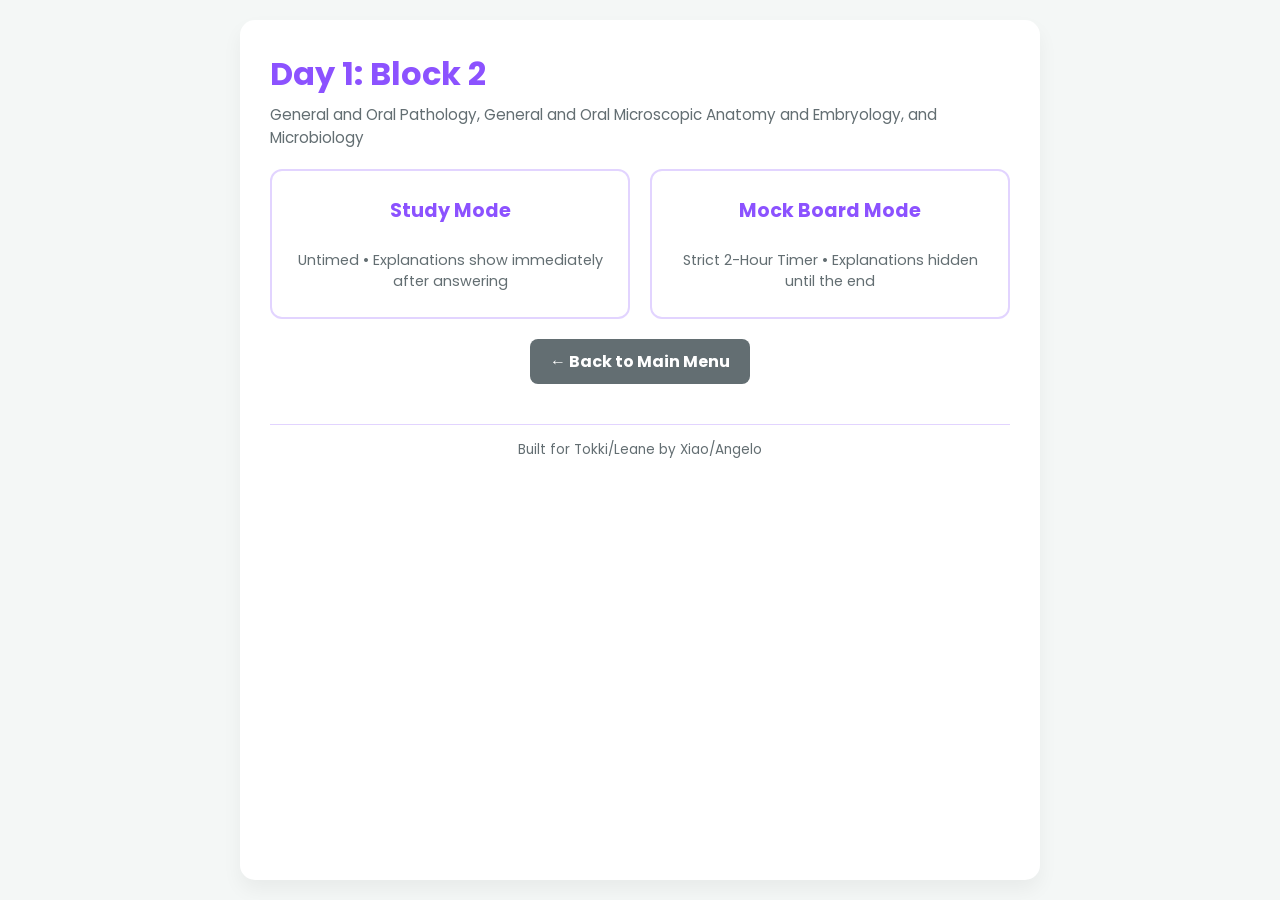
<file: day1/day1-block2.html>
<!DOCTYPE html>
<html lang="en">
<head>
    <meta charset="UTF-8">
    <meta name="viewport" content="width=device-width, initial-scale=1.0">
    <title>Tokki's Board Prep - Day 1 Block 2</title>
    <!-- Connects to your global CSS file -->
    <link rel="stylesheet" href="../css/style.css">
    <!-- INSTANT DARK MODE CHECK -->
    <script>
        if (localStorage.getItem('theme') === 'dark') {
            document.documentElement.setAttribute('data-theme', 'dark');
        }
    </script>
</head>
<body>

    <div class="quiz-container">
        
        <!-- INITIAL MODE SELECTION SCREEN -->
        <div class="home-screen" id="mode-selection">
            <h1>Day 1: Block 2</h1> <!-- CHANGE THIS FOR EACH FILE -->
            <p>General and Oral Pathology, General and Oral Microscopic Anatomy and Embryology, and Microbiology</p> <!-- CHANGE THIS FOR EACH FILE -->
            
            <div class="day-buttons">
                <button class="day-btn" onclick="startQuiz('study')">
                    <strong>Study Mode</strong><br>
                    <span style="font-size: 0.9rem; font-weight: normal; color: var(--text-light);">Untimed • Explanations show immediately after answering</span>
                </button>
                <button class="day-btn" onclick="startQuiz('mock')">
                    <strong>Mock Board Mode</strong><br>
                    <span style="font-size: 0.9rem; font-weight: normal; color: var(--text-light);">Strict 2-Hour Timer • Explanations hidden until the end</span>
                </button>
            </div>
            
            <!-- Centered, beautifully styled Back Button -->
            <div style="text-align: center; margin-top: 10px;">
                <a href="../index.html" class="nav-btn" style="background: var(--text-light); text-decoration: none; display: inline-block;">← Back to Main Menu</a>
            </div>
        </div>

        <!-- THE QUIZ UI (Hidden until mode is selected) -->
        <div id="quiz-ui" style="display:none;">
            <div class="quiz-header">
                <a href="../index.html" class="back-btn">← Exit</a>
                <div class="progress" id="progress">Loading...</div>
                <div class="timer" id="timer-display" style="display: none;">⏱ Time Left: 2:00:00</div>
            </div>

            <div class="question" id="question">Loading question...</div>
            <div class="options" id="options"></div>
            
            <div class="rationale-box" id="rationale-box">
                <strong>Explanation:</strong>
                <span id="rationale-text"></span>
            </div>

            <div class="controls">
                <button class="nav-btn" id="prev-btn" onclick="prevQuestion()">Previous</button>
                <button class="nav-btn" id="next-btn" onclick="nextQuestion()">Next</button>
            </div>
        </div>

        <!-- THE RESULTS SCREEN -->
        <div class="results-screen" id="results-screen" style="display:none;">
            <h2>Block Complete!</h2>
            <p>You scored <strong id="score">0</strong> out of <span id="total">0</span>!</p>
            <div id="results-message" class="results-details"></div>
            <a href="../index.html" class="nav-btn" style="text-decoration: none; display: inline-block; margin-top: 20px;">Return to Main Menu</a>
        </div>

        <!-- THE OFFICIAL DEDICATION FOOTER -->
        <div class="app-footer">
            Built for Tokki/Leane by Xiao/Angelo
        </div>

    </div>

    <script>
        // Your massive const quizData = [ ... ] array stays perfectly safe right here!
        const quizData = [
            {
                "question": "1. During the embryonic development of the face and oral cavity, the first branchial (pharyngeal) arch gives rise to which of the following structures?",
                "options": [
                    "The muscles of facial expression and the facial nerve.",
                    "Meckel's cartilage, the mandible, the maxilla, and the muscles of mastication.",
                    "Reichert's cartilage, the stapes, and the stylohyoid ligament.",
                    "The thymus gland and the inferior parathyroid glands."
                ],
                "correct": 1,
                "rationale": "The first branchial arch (the mandibular arch) is incredibly important in dentistry. It forms the maxilla, mandible (via Meckel's cartilage), muscles of mastication, and is innervated by the Trigeminal Nerve (CN V)."
            },
            {
                "question": "2. In the Bell Stage of tooth development (morphodifferentiation), the enamel organ consists of four distinct layers. Which layer is primarily composed of glycosaminoglycans (GAGs) that draw in water, creating a star-shaped, cushioned network that protects the developing enamel?",
                "options": [
                    "Inner Enamel Epithelium",
                    "Outer Enamel Epithelium",
                    "Stratum Intermedium",
                    "Stellate Reticulum"
                ],
                "correct": 3,
                "rationale": "The stellate reticulum gets its \"star-like\" appearance because water fills the spaces between the cells. This creates a hydrostatic cushion that protects the delicate inner enamel epithelium as it shapes the crown."
            },
            {
                "question": "3. The dental papilla is a condensation of ectomesenchymal cells located directly beneath the enamel organ. The dental papilla is strictly responsible for forming which two tissues of the mature tooth?",
                "options": [
                    "Enamel and Dentin",
                    "Dentin and Pulp",
                    "Cementum and Periodontal Ligament",
                    "Alveolar Bone and Cementum"
                ],
                "correct": 1,
                "rationale": "The enamel organ forms the enamel. The dental follicle (sac) forms the cementum, PDL, and alveolar bone. The dental papilla forms the dentin and the pulp."
            },
            {
                "question": "4. Following crown formation, Hertwig's Epithelial Root Sheath (HERS) guides the formation of the roots. When HERS breaks down, it leaves behind microscopic clusters of epithelial cells within the periodontal ligament. These clusters are known as:",
                "options": [
                    "Rests of Serres",
                    "Epithelial Rests of Malassez",
                    "Enamel Pearls",
                    "Tomes' Fibers"
                ],
                "correct": 1,
                "rationale": "The Rests of Malassez are the remnants of HERS. Under pathological conditions (like pulpal necrosis/inflammation), these resting epithelial cells can be stimulated to proliferate and form a radicular (periapical) cyst."
            },
            {
                "question": "5. In the microscopic histology of enamel, short, dark, brush-like structures can occasionally be seen extending from the dentinoenamel junction (DEJ) a short distance into the enamel. These represent trapped odontoblastic processes and are known as:",
                "options": [
                    "Enamel tufts",
                    "Enamel lamellae",
                    "Enamel spindles",
                    "Hunter-Schreger bands"
                ],
                "correct": 2,
                "rationale": "Enamel spindles occur when odontoblasts (which normally only build dentin) accidentally cross the DEJ during development and get permanently trapped inside the hardening enamel."
            },
            {
                "question": "6. Which of the following is considered the primary bacterial pathogen responsible for the INITIATION of dental caries on smooth enamel surfaces due to its ability to aggressively synthesize sticky extracellular glucans from sucrose?",
                "options": [
                    "Lactobacillus acidophilus",
                    "Streptococcus mutans",
                    "Actinomyces viscosus",
                    "Porphyromonas gingivalis"
                ],
                "correct": 1,
                "rationale": "Streptococcus mutans is the \"initiator\" of caries. It uses the enzyme glucosyltransferase to turn dietary sugar into a sticky glue (glucans), allowing it to adhere tightly to the smooth enamel."
            },
            {
                "question": "7. Socransky's \"Red Complex\" is a group of three specific anaerobic bacteria that are strongly associated with severe, chronic periodontitis and deep pocket depths. Which of the following organisms is NOT part of the Red Complex?",
                "options": [
                    "Porphyromonas gingivalis",
                    "Treponema denticola",
                    "Tannerella forsythia",
                    "Actinomyces naeslundii"
                ],
                "correct": 3,
                "rationale": "The Red Complex consists ONLY of P. gingivalis, T. denticola, and T. forsythia. Actinomyces species are generally associated with healthy plaque, early gingivitis, or root surface caries."
            },
            {
                "question": "8. A patient complains of an itchy, red, blistering rash on their hands 48 hours after wearing latex gloves. In immunology, this delayed contact dermatitis is classified as which type of hypersensitivity reaction?",
                "options": [
                    "Type I (Anaphylactic/IgE-mediated)",
                    "Type II (Cytotoxic)",
                    "Type III (Immune Complex)",
                    "Type IV (Cell-mediated/Delayed)"
                ],
                "correct": 3,
                "rationale": "Type IV hypersensitivity is unique because it is NOT mediated by antibodies. Instead, it is mediated by T-cells that take 48 to 72 hours to travel to the site of contact (e.g., latex allergy, poison ivy, TB skin test)."
            },
            {
                "question": "9. To ensure proper sterilization and destruction of all highly resistant bacterial endospores, a standard gravity displacement steam autoclave must typically be operated at what parameters?",
                "options": [
                    "100°C (212°F) at 10 psi for 30 minutes",
                    "121°C (250°F) at 15 psi for 15-20 minutes",
                    "160°C (320°F) at 0 psi for 2 hours",
                    "134°C (273°F) at 30 psi for 3 minutes"
                ],
                "correct": 1,
                "rationale": "The standard CDC benchmark for steam autoclaves is 121°C (250°F) at 15 psi for 15 to 20 minutes. Dry heat requires much higher temperatures (160°C) for much longer (1-2 hours) because water/steam transfers heat far more efficiently."
            },
            {
                "question": "10. Which viral pathogen is strongly associated with the development of both Infectious Mononucleosis (\"kissing disease\") and Oral Hairy Leukoplakia (often seen in HIV/AIDS patients)?",
                "options": [
                    "Herpes Simplex Virus Type 1 (HSV-1)",
                    "Varicella-Zoster Virus (VZV)",
                    "Epstein-Barr Virus (EBV)",
                    "Cytomegalovirus (CMV)"
                ],
                "correct": 2,
                "rationale": "Epstein-Barr Virus (Human Herpesvirus 4) infects B-lymphocytes causing Mononucleosis in healthy individuals, and causes the corrugated white lesions of Oral Hairy Leukoplakia on the lateral borders of the tongue in severely immunocompromised patients."
            },
            {
                "question": "11. A 60-year-old male with a history of heavy smoking and alcohol abuse presents with a painless, indurated (firm), non-healing ulcer on the lateral border of his tongue. A biopsy confirms a malignant epithelial neoplasm. What is the most common form of oral cancer?",
                "options": [
                    "Basal Cell Carcinoma",
                    "Squamous Cell Carcinoma",
                    "Malignant Melanoma",
                    "Mucoepidermoid Carcinoma"
                ],
                "correct": 1,
                "rationale": "Squamous Cell Carcinoma (SCC) accounts for over 90% of all oral malignancies. It most frequently appears on the highly susceptible lateral border of the tongue and the floor of the mouth."
            },
            {
                "question": "12. Radiographically, a benign but highly aggressive odontogenic tumor presents as a multilocular, \"soap bubble\" or \"honeycomb\" radiolucency in the posterior mandible. Histologically, it features islands of epithelium with peripheral cells exhibiting \"reverse polarization.\" The diagnosis is:",
                "options": [
                    "Odontoma",
                    "Ameloblastoma",
                    "Odontogenic Keratocyst (OKC)",
                    "Central Giant Cell Granuloma"
                ],
                "correct": 1,
                "rationale": "The classic \"soap bubble\" multilocular radiolucency in the posterior mandible, combined with histological reverse polarization (the nucleus moves away from the basement membrane), is the absolute textbook definition of an Ameloblastoma."
            },
            {
                "question": "13. A 14-year-old patient has an impacted mandibular third molar. A panoramic radiograph reveals a large, well-defined, unilocular radiolucency that attaches exactly at the cementoenamel junction (CEJ) and entirely envelops the crown of the unerupted tooth. This developmental cyst is a:",
                "options": [
                    "Radicular (Periapical) cyst",
                    "Dentigerous (Follicular) cyst",
                    "Lateral periodontal cyst",
                    "Primordial cyst"
                ],
                "correct": 1,
                "rationale": "A dentigerous cyst forms when fluid accumulates between the crown of an unerupted tooth and the reduced enamel epithelium. By definition, it ALWAYS attaches perfectly at the CEJ."
            },
            {
                "question": "14. A patient presents with Wickham striae (interlacing white lines) on the bilateral buccal mucosa. A histological biopsy reveals a \"saw-tooth\" appearance of the rete pegs and a dense, band-like infiltrate of T-lymphocytes destroying the basal cell layer. What is the autoimmune diagnosis?",
                "options": [
                    "Pemphigus Vulgaris",
                    "Mucous Membrane Pemphigoid",
                    "Lichen Planus",
                    "Erythema Multiforme"
                ],
                "correct": 2,
                "rationale": "Lichen Planus is a T-cell mediated autoimmune disease. The clinical hallmark is the white, lace-like Wickham striae, and the histological hallmarks are the saw-tooth rete pegs and the band-like lymphocytic infiltrate."
            },
            {
                "question": "15. A severe autoimmune vesiculobullous disease causes autoantibodies to attack Desmoglein 3, destroying the desmosomes that hold epithelial cells together. This causes the epithelium to split apart internally (acantholysis), resulting in severe oral and skin blistering with a positive Nikolsky sign. This disease is:",
                "options": [
                    "Pemphigus Vulgaris",
                    "Mucous Membrane Pemphigoid",
                    "Lupus Erythematosus",
                    "Epidermolysis Bullosa"
                ],
                "correct": 0,
                "rationale": "Pemphigus Vulgaris attacks desmosomes (cell-to-cell junctions), causing intraepithelial blisters that rupture easily and can be fatal. (Pemphigoid attacks hemidesmosomes, causing subepithelial blisters that are thicker and less life-threatening)."
            },
            {
                "question": "16. Which benign salivary gland tumor is the most common in the human body, frequently found in the parotid gland, and is histologically characterized by a chaotic mixture of ductal epithelium and myoepithelial cells in a chondroid/myxoid (cartilage-like) stroma?",
                "options": [
                    "Warthin's Tumor (Papillary Cystadenoma Lymphomatosum)",
                    "Mucoepidermoid Carcinoma",
                    "Adenoid Cystic Carcinoma",
                    "Pleomorphic Adenoma (Benign Mixed Tumor)"
                ],
                "correct": 3,
                "rationale": "The Pleomorphic Adenoma is the most common salivary gland tumor. \"Pleomorphic\" (many forms) and \"Mixed Tumor\" refer to its bizarre histology, which looks like a mix of glandular tissue and cartilage."
            },
            {
                "question": "17. A 22-year-old patient complains of a fluctuant, painless, bluish swelling on the inner aspect of their lower lip. They have a habit of biting their lip. The most likely diagnosis, caused by the severance of a minor salivary gland duct and the spilling of mucin into the connective tissue, is a:",
                "options": [
                    "Ranula",
                    "Mucocele",
                    "Fibroma",
                    "Hemangioma"
                ],
                "correct": 1,
                "rationale": "A mucocele is not a true cyst (it has no epithelial lining). It is a pool of spilled saliva in the tissue caused by trauma to a minor salivary duct, incredibly common on the lower lip."
            },
            {
                "question": "18. Sjogren's Syndrome is a systemic autoimmune disease that attacks the exocrine glands, resulting in profound xerostomia (dry mouth) and xerophthalmia (dry eyes). Which specific autoantibodies are classically elevated in a patient's blood work with this syndrome?",
                "options": [
                    "Anti-Desmoglein 1 and 3",
                    "Anti-Nuclear Antibody (ANA), Anti-SS-A (Ro), and Anti-SS-B (La)",
                    "Rheumatoid Factor (RF) only",
                    "Anti-Neutrophil Cytoplasmic Antibodies (ANCA)"
                ],
                "correct": 1,
                "rationale": "Sjogren's is definitively diagnosed by the presence of Anti-SS-A (Ro) and Anti-SS-B (La) antibodies, along with a positive ANA and a minor salivary gland biopsy showing lymphocytic destruction of the acini."
            },
            {
                "question": "19. An older patient has radiographically \"cotton-wool\" appearances in their skull and a drastically enlarged maxilla, causing their dentures to no longer fit. Blood tests reveal a highly elevated serum Alkaline Phosphatase, but normal calcium and phosphorus. What is the diagnosis?",
                "options": [
                    "Fibrous Dysplasia",
                    "Osteosarcoma",
                    "Paget's Disease of Bone (Osteitis Deformans)",
                    "Multiple Myeloma"
                ],
                "correct": 2,
                "rationale": "Paget's disease is a chaotic, rapid breakdown and rebuilding of bone. The new bone is massive but weak, leading to enlarged jaws (dentures don't fit), \"cotton wool\" radiographs, and high alkaline phosphatase (a marker of intense bone turnover)."
            },
            {
                "question": "20. The Hepatitis B Virus (HBV) is a major occupational hazard in dentistry due to its high infectivity in blood. Unlike Hepatitis A and Hepatitis C, which are RNA viruses, Hepatitis B is a:",
                "options": [
                    "Double-stranded DNA virus",
                    "Single-stranded DNA virus",
                    "Retrovirus",
                    "Prion"
                ],
                "correct": 0,
                "rationale": "Hepatitis B is unique among the major hepatitis viruses because it belongs to the Hepadnaviridae family, which are enveloped, double-stranded DNA viruses. Hep A and Hep C are RNA viruses."
            },
            {
                "question": "21. A 40-year-old African American female presents for a routine panoramic radiograph. The film reveals multiple, well-defined radiopacities located at the apices of vital mandibular anterior and posterior teeth. She is completely asymptomatic. What is the diagnosis?",
                "options": [
                    "Condensing Osteitis",
                    "Periapical Cemental Dysplasia",
                    "Florid Cemento-Osseous Dysplasia",
                    "Cementoblastoma"
                ],
                "correct": 2,
                "rationale": "Florid Cemento-Osseous Dysplasia strictly targets middle-aged Black females. It causes multiple dense masses of cementum/bone to form at the apices of healthy, vital teeth across multiple quadrants. No treatment is required."
            },
            {
                "question": "22. The Gram-negative bacterial outer membrane contains a highly toxic molecule that triggers massive inflammation, fever, and bone resorption when the bacteria die. This molecule, commonly called an \"endotoxin,\" is specifically:",
                "options": [
                    "Peptidoglycan",
                    "Lipopolysaccharide (LPS)",
                    "Teichoic acid",
                    "Hyaluronidase"
                ],
                "correct": 1,
                "rationale": "Lipopolysaccharide (LPS) is the dreaded endotoxin of Gram-negative bacteria (like those that cause periodontitis). When the bacteria die, LPS is released, causing macrophages to panic and release bone-destroying cytokines."
            },
            {
                "question": "23. In the microbiological testing for Syphilis, the causative agent *Treponema pallidum* cannot be cultured on standard agar plates and is too thin to be seen with a regular light microscope. Which microscopic technique is required to visualize this live spirochete?",
                "options": [
                    "Electron microscopy",
                    "Dark-field microscopy",
                    "Phase-contrast microscopy",
                    "Fluorescence microscopy"
                ],
                "correct": 1,
                "rationale": "Dark-field microscopy illuminates the sample from the side against a dark background, making the ultra-thin, highly motile *Treponema pallidum* spirochetes light up so they can be identified from a primary chancre swab."
            },
            {
                "question": "24. Localized Aggressive Periodontitis (now classified as Periodontitis Stage III/IV, Grade C) classically presents with rapid, severe vertical bone loss exclusively around the permanent first molars and incisors in otherwise healthy teenagers. Which specific pathogen is definitively linked to this disease?",
                "options": [
                    "Porphyromonas gingivalis",
                    "Tannerella forsythia",
                    "Aggregatibacter actinomycetemcomitans (Aa)",
                    "Fusobacterium nucleatum"
                ],
                "correct": 2,
                "rationale": "A. actinomycetemcomitans (Aa) produces a potent leukotoxin that massacres the host's neutrophils, allowing it to rapidly destroy the bone around the first molars and incisors before the immune system can stop it."
            },
            {
                "question": "25. A clinical diagnosis of \"Leukoplakia\" is strictly defined as:",
                "options": [
                    "A white patch that wipes off, leaving a raw, red, bleeding surface.",
                    "A white patch or plaque that cannot be wiped off and cannot be characterized clinically or pathologically as any other disease.",
                    "A white lesion caused specifically by frictional trauma from a sharp tooth.",
                    "A congenital white discoloration of the buccal mucosa that disappears when stretched."
                ],
                "correct": 1,
                "rationale": "Leukoplakia is a clinical \"diagnosis of exclusion.\" If a white patch doesn't wipe off (like Candida), isn't from friction (like hyperkeratosis), and isn't Lichen Planus, it is called Leukoplakia and MUST be biopsied, as it is considered potentially premalignant."
            },
            {
                "question": "26. Which of the following oral mucosal lesions carries the highest statistical risk of already exhibiting severe dysplasia or invasive squamous cell carcinoma at the time of discovery?",
                "options": [
                    "Homogenous Leukoplakia",
                    "Erythroplakia",
                    "Linea Alba",
                    "White Sponge Nevus"
                ],
                "correct": 1,
                "rationale": "While white patches (leukoplakia) are more common, red patches (erythroplakia) are vastly more dangerous. Over 90% of true erythroplakias show severe dysplasia, carcinoma in situ, or outright cancer when biopsied."
            },
            {
                "question": "27. In the development of the palate, the primary palate (which contains the four maxillary incisors) is formed by the merging and fusion of which embryonic structures?",
                "options": [
                    "The two lateral palatine shelves.",
                    "The medial nasal prominences (forming the intermaxillary segment).",
                    "The maxillary prominences and the frontonasal prominence.",
                    "The first and second branchial arches."
                ],
                "correct": 1,
                "rationale": "The two medial nasal prominences push together in the midline to form the intermaxillary segment. This segment becomes the philtrum of the lip, the premaxilla (holding the 4 incisors), and the primary palate."
            },
            {
                "question": "28. Tuberculosis (TB) is a highly infectious respiratory disease caused by *Mycobacterium tuberculosis*. Histologically, a biopsied TB lesion in the lungs or oral cavity is characterized by:",
                "options": [
                    "A massive infiltrate of eosinophils and mast cells.",
                    "Caseating (cheese-like) necrosis surrounded by a granuloma of epithelioid macrophages and multinucleated giant cells.",
                    "Liquefactive necrosis filled with strictly polymorphonuclear neutrophils (PMNs).",
                    "A proliferation of dysplastic epithelial cells with keratin pearls."
                ],
                "correct": 1,
                "rationale": "TB triggers a Type IV Delayed Hypersensitivity reaction. The immune system cannot easily kill the waxy bacteria, so it walls them off in a \"granuloma.\" The center of this granuloma dies and rots, looking like soft white cheese (caseating necrosis)."
            },
            {
                "question": "29. During amelogenesis (enamel formation), ameloblasts secrete enamel matrix proteins. Which protein makes up approximately 90% of the organic matrix of newly secreted, unmineralized enamel?",
                "options": [
                    "Amelogenin",
                    "Enamelin",
                    "Tuftelin",
                    "Collagen Type I"
                ],
                "correct": 0,
                "rationale": "Amelogenin is the dominant protein scaffold that guides the growth of hydroxyapatite crystals in enamel. (Note: Enamel is the ONLY calcified tissue in the human body that contains absolutely NO collagen)."
            },
            {
                "question": "30. A patient presents with a deep, throbbing pain in tooth #46. Radiographs show a massive carious lesion into the pulp and a distinct, localized radiopacity (dense bone) sitting exactly at the apex of the mesial root. The tooth is non-vital. What is this radiographic finding called?",
                "options": [
                    "Periapical cemental dysplasia",
                    "Condensing osteitis (Focal sclerosing osteomyelitis)",
                    "Cementoblastoma",
                    "Idiopathic osteosclerosis"
                ],
                "correct": 1,
                "rationale": "Condensing osteitis is the body's defensive response to a low-grade, chronic infection leaking out of a dead or dying pulp. Instead of destroying bone (like an abscess), the bone hyper-calcifies to wall off the infection."
            },
            {
                "question": "31. A 5-year-old child presents with a high fever, malaise, and numerous painful, fluid-filled vesicles that have ruptured to form ulcers throughout their entire oral cavity, including the gingiva, tongue, and lips. The gums are swollen and bleeding. This is the classic first-time presentation of:",
                "options": [
                    "Herpangina",
                    "Primary Herpetic Gingivostomatitis",
                    "Recurrent Aphthous Stomatitis",
                    "Varicella-Zoster infection (Chickenpox)"
                ],
                "correct": 1,
                "rationale": "Primary Herpetic Gingivostomatitis is the initial, often severe, systemic reaction when a child is first infected with the Herpes Simplex Virus Type 1 (HSV-1). Unlike cold sores (which just occur on the lip), the primary infection affects the entire mouth and causes a high fever."
            },
            {
                "question": "32. The Odontogenic Keratocyst (OKC) is notorious in oral surgery for its high recurrence rate. If a patient presents with multiple OKCs, multiple basal cell carcinomas on their skin, and bifid (split) ribs, they most likely have a genetic mutation (PTCH gene) known as:",
                "options": [
                    "Gardner Syndrome",
                    "Peutz-Jeghers Syndrome",
                    "Gorlin Syndrome (Nevoid Basal Cell Carcinoma Syndrome)",
                    "Treacher Collins Syndrome"
                ],
                "correct": 2,
                "rationale": "Gorlin Syndrome is an autosomal dominant condition characterized by the triad of multiple OKCs in the jaws, multiple basal cell carcinomas on the skin, and skeletal anomalies like bifid ribs."
            },
            {
                "question": "33. In the histology of the oral mucosa, the hard palate and the attached gingiva are specifically designed to withstand the brutal friction of chewing food. Therefore, their epithelium is classified as:",
                "options": [
                    "Non-keratinized stratified squamous epithelium",
                    "Orthokeratinized and Parakeratinized stratified squamous epithelium",
                    "Pseudostratified columnar epithelium",
                    "Transitional epithelium"
                ],
                "correct": 1,
                "rationale": "The \"masticatory mucosa\" (hard palate and attached gums) is heavily keratinized to make it tough and waterproof against the scraping of food. The \"lining mucosa\" (cheeks, floor of mouth) is non-keratinized and delicate."
            },
            {
                "question": "34. Which opportunistic oral fungal infection is classically described as thick, white, cottage-cheese-like plaques that can be physically wiped off with gauze, leaving behind a raw, red, erythematous base?",
                "options": [
                    "Pseudomembranous Candidiasis (Thrush)",
                    "Chronic Hyperplastic Candidiasis",
                    "Erythematous Candidiasis",
                    "Angular Cheilitis"
                ],
                "correct": 0,
                "rationale": "Thrush (Pseudomembranous Candidiasis) is an overgrowth of Candida albicans. The \"white stuff\" is actually a tangled mat of fungal hyphae and dead skin cells, which is why it can be wiped off."
            },
            {
                "question": "35. *Candida albicans* is a dimorphic organism. Which cellular form is required for the fungus to physically invade host epithelial tissues and cause a pathogenic infection?",
                "options": [
                    "The yeast (spore) form",
                    "The hyphal / pseudohyphal form",
                    "The bacterial form",
                    "The encysted form"
                ],
                "correct": 1,
                "rationale": "Candida exists peacefully in the mouth as a round yeast spore. When the environment changes (e.g., after antibiotic use), it shifts into its pathogenic \"hyphal\" form, growing long roots that pierce and invade the oral tissues."
            },
            {
                "question": "36. A dental panoramic radiograph reveals a large, well-defined, unilocular radiolucency with scalloped borders in the anterior mandible of a 20-year-old female. The lesion crosses the midline. Aspiration yields no fluid. Biopsy reveals a proliferation of multinucleated giant cells in a highly vascular stroma. What is the diagnosis?",
                "options": [
                    "Ameloblastoma",
                    "Central Giant Cell Granuloma",
                    "Aneurysmal Bone Cyst",
                    "Traumatic Bone Cyst"
                ],
                "correct": 1,
                "rationale": "The Central Giant Cell Granuloma (CGCG) classically presents in the anterior mandible of young females, frequently crossing the midline. It destroys bone but is benign, filled with giant cells."
            },
            {
                "question": "37. Radiation therapy for head and neck cancer frequently damages the salivary glands, leading to severe xerostomia. Which bacterial species aggressively takes advantage of this lack of saliva to cause massive, rapid, generalized root caries?",
                "options": [
                    "Streptococcus salivarius",
                    "Actinomyces viscosus",
                    "Aggregatibacter actinomycetemcomitans",
                    "Treponema denticola"
                ],
                "correct": 1,
                "rationale": "Actinomyces species thrive on the root surface (cementum/dentin). When radiation destroys the saliva (which normally buffers acid), Actinomyces causes rampant, devastating decay at the gumline."
            },
            {
                "question": "38. Dentin is a vital tissue permeated by millions of microscopic tubules. As you move closer to the pulp chamber, the dentinal tubules:",
                "options": [
                    "Decrease in number and decrease in diameter.",
                    "Increase in number but decrease in diameter.",
                    "Increase in number and increase in diameter.",
                    "Remain exactly the same size and density."
                ],
                "correct": 2,
                "rationale": "Because the pulp chamber is smaller than the outer surface of the dentin, the tubules are packed much tighter together near the pulp. They are also wider near the pulp, making deep cavities extremely permeable and sensitive."
            },
            {
                "question": "39. Multiple Myeloma is a fatal malignancy of plasma cells. It classically presents with bone pain and \"punched-out\" radiolucencies in the skull. Which unique diagnostic protein is frequently found in the urine of these patients?",
                "options": [
                    "C-Reactive Protein",
                    "Bence Jones proteins",
                    "Alpha-fetoprotein",
                    "Alkaline phosphatase"
                ],
                "correct": 1,
                "rationale": "Because Multiple Myeloma is a cancer of plasma cells (which make antibodies), the cancer cells pump out massive amounts of broken, lightweight antibody fragments called Bence Jones proteins, which spill into the urine."
            },
            {
                "question": "40. A 12-year-old patient presents with a severe Class II malocclusion, an extremely retrognathic mandible, downward-slanting eyes, and completely absent cheekbones (hypoplastic zygomas). They also have a cleft palate and hearing loss. This genetic disorder affects the 1st and 2nd branchial arches and is known as:",
                "options": [
                    "Pierre Robin Sequence",
                    "Treacher Collins Syndrome (Mandibulofacial Dysostosis)",
                    "Crouzon Syndrome",
                    "Apert Syndrome"
                ],
                "correct": 1,
                "rationale": "Treacher Collins Syndrome results from the failure of neural crest cells to migrate properly to the facial structures, resulting in an underdeveloped lower jaw, absent cheekbones, and downward-slanting eyes."
            },
            {
                "question": "41. Statement 1: A radicular cyst (periapical cyst) is the most common odontogenic cyst and is always associated with a non-vital (dead) tooth.\nStatement 2: It forms when the Epithelial Rests of Malassez in the PDL are stimulated to proliferate by the inflammatory toxins leaking from the necrotic pulp.",
                "options": [
                    "Both statements are TRUE.",
                    "Both statements are FALSE.",
                    "Statement 1 is TRUE; Statement 2 is FALSE.",
                    "Statement 1 is FALSE; Statement 2 is TRUE."
                ],
                "correct": 0,
                "rationale": "Both statements are absolutely true. The pulp dies, toxins leak out the apex, the immune system creates a granuloma, and the Rests of Malassez proliferate to form a cyst lining."
            },
            {
                "question": "42. Which viral pathogen specifically targets the CD4+ T-helper lymphocytes, crippling the body's cell-mediated immune system and leading to severe opportunistic infections like Oral Candidiasis and Kaposi's Sarcoma?",
                "options": [
                    "Hepatitis C Virus (HCV)",
                    "Human Immunodeficiency Virus (HIV)",
                    "Human Papillomavirus (HPV)",
                    "Epstein-Barr Virus (EBV)"
                ],
                "correct": 1,
                "rationale": "HIV binds directly to the CD4 receptor on T-helper cells. By destroying the \"generals\" of the immune system (T-helper cells), the body becomes defenseless against opportunistic infections."
            },
            {
                "question": "43. In the embryonic development of the tongue, the anterior two-thirds (body) forms from the first branchial arch, while the posterior one-third (base) primarily forms from the:",
                "options": [
                    "Second branchial arch",
                    "Third branchial arch",
                    "Fourth branchial arch",
                    "Frontonasal prominence"
                ],
                "correct": 1,
                "rationale": "The anterior 2/3 comes from the 1st arch (tuberculum impar and lateral lingual swellings). The posterior 1/3 comes primarily from the 3rd arch (copula/hypobranchial eminence), which is why it is innervated by CN IX."
            },
            {
                "question": "44. The \"Tomes' Granular Layer\" is a distinct histological band of uncalcified spots. Where is this structure uniquely located in the tooth?",
                "options": [
                    "In the enamel, just beneath the surface.",
                    "In the coronal dentin, just beneath the DEJ.",
                    "In the root dentin, just beneath the cementum.",
                    "In the cellular cementum at the apex."
                ],
                "correct": 2,
                "rationale": "Tomes' Granular Layer is only found in the root. It sits in the peripheral dentin, right underneath the cemento-dentinal junction (CDJ). Its grainy appearance is thought to be looping, uncalcified ends of dentinal tubules."
            },
            {
                "question": "45. A patient has multiple supernumerary (extra) teeth, impacted permanent teeth, and multiple osteomas (benign bone tumors) throughout their jaws. You must immediately refer this patient to a gastroenterologist because they have a syndrome with a 100% malignant transformation rate for intestinal polyps. What is the syndrome?",
                "options": [
                    "Peutz-Jeghers Syndrome",
                    "Gardner Syndrome",
                    "Gorlin Syndrome",
                    "McCune-Albright Syndrome"
                ],
                "correct": 1,
                "rationale": "Gardner Syndrome features jaw osteomas, supernumerary teeth, and colonic polyposis. If the colon is not removed prophylactically, the polyps have a 100% chance of turning into colon cancer by age 40."
            },
            {
                "question": "46. Which class of immunoglobulin (antibody) is the most abundant in the human bloodstream, has the longest half-life, and is the ONLY antibody capable of crossing the placenta to protect the fetus?",
                "options": [
                    "IgM",
                    "IgA",
                    "IgG",
                    "IgE"
                ],
                "correct": 2,
                "rationale": "IgG is the primary \"memory\" antibody of the immune system. It circulates in massive numbers and protects the newborn baby by easily passing through the placental barrier."
            },
            {
                "question": "47. Erythema Multiforme (EM) is a blistering, ulcerative mucocutaneous disease. The \"minor\" form is frequently triggered by a recent infection with the Herpes Simplex Virus. What is the severe, life-threatening \"major\" form of this disease, usually triggered by an allergic reaction to a drug, called?",
                "options": [
                    "Toxic Epidermal Necrolysis",
                    "Stevens-Johnson Syndrome (SJS)",
                    "Bullous Pemphigoid",
                    "Lupus Erythematosus"
                ],
                "correct": 1,
                "rationale": "Stevens-Johnson Syndrome is a horrific, systemic hypersensitivity reaction (usually to antibiotics like sulfa drugs) where the epithelium of the skin, mouth, eyes, and genitals separates and sloughs off."
            },
            {
                "question": "48. During tooth development, the \"Enamel Organ\" is derived entirely from:",
                "options": [
                    "Ectoderm (Oral Epithelium)",
                    "Mesoderm",
                    "Endoderm",
                    "Ectomesenchyme (Neural Crest Cells)"
                ],
                "correct": 0,
                "rationale": "The enamel organ drops down from the oral epithelium, which is pure Ectoderm. (The dental papilla and follicle come from the neural crest ectomesenchyme)."
            },
            {
                "question": "49. A large, asymptomatic, dome-shaped radiopacity is seen on a panoramic radiograph rising from the floor of the maxillary sinus. The roots of the adjacent vital molars are entirely unaffected. The patient has a history of seasonal allergies. The most likely diagnosis is:",
                "options": [
                    "Ameloblastoma",
                    "Antral Pseudocyst",
                    "Mucoepidermoid Carcinoma",
                    "Odontogenic Myxoma"
                ],
                "correct": 1,
                "rationale": "An antral pseudocyst is an accumulation of inflammatory serum beneath the lining of the maxillary sinus, usually triggered by allergies or a cold. It looks like a gray dome on the sinus floor and requires zero treatment."
            },
            {
                "question": "50. In the microbiology of sterilization, what is the primary difference between a \"disinfectant\" and a \"sterilant\"?",
                "options": [
                    "Disinfectants kill viruses; sterilants only kill bacteria.",
                    "Disinfectants are used on living tissue; sterilants are used on inanimate objects.",
                    "Sterilants destroy all microbial life, including highly resistant bacterial endospores; disinfectants do not guarantee the destruction of endospores.",
                    "Disinfectants take 10 hours to work; sterilants work instantly."
                ],
                "correct": 2,
                "rationale": "Sterilization is an absolute condition: zero living organisms, zero spores. Disinfection reduces pathogens to a \"safe\" level but cannot guarantee the destruction of the incredibly tough bacterial endospores."
            },
            {
        "question": "51. Syphilis is a sexually transmitted infection caused by Treponema pallidum that progresses through multiple clinical stages. Which of the following is the highly infectious oral manifestation characteristic of SECONDARY syphilis?",
        "options": [
            "A painless chancre on the lip.",
            "Gumma formation causing palatal perforation.",
            "Mucous patches (grayish-white plaques) on the oral mucosa.",
            "Hutchinson's incisors."
        ],
        "correct": 2,
        "rationale": "Primary syphilis features a localized, painless chancre. Secondary syphilis is the systemic phase, featuring a maculopapular skin rash and highly infectious oral 'mucous patches.' Tertiary syphilis features destructive, non-infectious gummas."
    },
    {
        "question": "52. Sialolithiasis (salivary stones) most frequently occurs in which major salivary gland, primarily because its secretion is highly viscous and its duct has an uphill anatomical course?",
        "options": [
            "Parotid gland",
            "Sublingual gland",
            "Submandibular gland",
            "Von Ebner's glands"
        ],
        "correct": 2,
        "rationale": "Over 80% of salivary stones occur in the Submandibular gland (Wharton's duct). Its saliva is thicker (more mucin), and the duct physically travels upward against gravity, making it prone to stagnation and calcification."
    },
    {
        "question": "53. In embryonic development, the formation of the upper lip is completely critical to facial aesthetics. A cleft lip occurs during the 6th to 7th week of in utero development due to the failure of fusion between the:",
        "options": [
            "Two lateral palatine shelves.",
            "Maxillary prominence and the medial nasal prominence.",
            "Two medial nasal prominences.",
            "Mandibular prominences."
        ],
        "correct": 1,
        "rationale": "A cleft lip occurs when the maxillary prominence (forming the sides of the lip/cheeks) fails to fuse with the medial nasal prominence (which drops down to form the philtrum and middle of the lip)."
    },
    {
        "question": "54. A pediatric patient presents with teeth that exhibit bulbous crowns, pronounced cervical constrictions, and a striking opalescent (blue-brown) hue. Radiographs reveal completely obliterated pulp chambers and extremely thin, short roots. What is the diagnosis?",
        "options": [
            "Amelogenesis Imperfecta",
            "Dentinogenesis Imperfecta",
            "Dentin Dysplasia Type I",
            "Regional Odontodysplasia"
        ],
        "correct": 1,
        "rationale": "Dentinogenesis Imperfecta is an autosomal dominant defect of dentin. Because the dentin is abnormally soft, the enamel chips off easily. The classic radiographic signs are obliterated pulps ('no pulp') and bulbous, tulip-shaped crowns."
    },
    {
        "question": "55. The oral mucosal epithelium is constantly turning over to replace cells lost to friction. Which specific layer of the stratified squamous epithelium houses the stem cells and is responsible for all mitotic cell division?",
        "options": [
            "Stratum Corneum",
            "Stratum Granulosum",
            "Stratum Spinosum",
            "Stratum Basale"
        ],
        "correct": 3,
        "rationale": "The Stratum Basale (basal layer) is a single layer of cuboidal cells resting directly on the basement membrane. It is the only layer that undergoes mitosis to push new cells upward to the surface."
    },
    {
        "question": "56. A patient is diagnosed with severe oral pseudomembranous candidiasis (Thrush). You prescribe an oral suspension of Nystatin. What is the specific mechanism of action of this polyene antifungal medication?",
        "options": [
            "It inhibits fungal cell wall synthesis by blocking peptidoglycan cross-linking.",
            "It binds to ergosterol in the fungal cell membrane, creating pores that cause the cell to leak and die.",
            "It inhibits fungal DNA gyrase.",
            "It physically blocks the fungal ribosomes, preventing protein synthesis."
        ],
        "correct": 1,
        "rationale": "Human cell membranes use cholesterol. Fungal cell membranes use ergosterol. Nystatin targets and binds strictly to ergosterol, tearing holes in the fungal membrane without harming human cells."
    },
    {
        "question": "57. While the Pleomorphic Adenoma is the most common benign salivary gland tumor overall (usually found in the parotid), what is its most common INTRAORAL location when it affects the minor salivary glands?",
        "options": [
            "The lower lip",
            "The posterior hard palate",
            "The floor of the mouth",
            "The buccal mucosa"
        ],
        "correct": 1,
        "rationale": "When a Pleomorphic Adenoma forms inside the mouth, it almost always appears as a firm, painless, slow-growing dome on the posterior hard palate or soft palate."
    },
    {
        "question": "58. To legally and scientifically verify that a dental steam autoclave is functioning correctly and destroying all pathogens, a biological indicator (spore test) must be used weekly. Which highly resistant bacterial endospore is used for this specific test?",
        "options": [
            "Bacillus atrophaeus",
            "Geobacillus stearothermophilus",
            "Clostridium tetani",
            "Mycobacterium tuberculosis"
        ],
        "correct": 1,
        "rationale": "Geobacillus stearothermophilus is a heat-loving (thermophilic) bacteria that produces incredibly tough spores. If the autoclave gets hot enough to kill these specific spores, it is guaranteed to kill everything else."
    },
    {
        "question": "59. Kaposi Sarcoma is a malignant vascular tumor that frequently presents as purple, painless macular lesions on the hard palate of patients with AIDS. This specific malignancy is caused by an infection with:",
        "options": [
            "Human Papillomavirus (HPV) Type 16",
            "Human Herpesvirus 8 (HHV-8)",
            "Epstein-Barr Virus (HHV-4)",
            "Cytomegalovirus (HHV-5)"
        ],
        "correct": 1,
        "rationale": "HHV-8 is officially known as the Kaposi Sarcoma-associated herpesvirus. It causes the endothelial cells of blood vessels to proliferate uncontrollably in severely immunocompromised patients."
    },
    {
        "question": "60. Meckel's cartilage is a crucial structure in the first branchial arch. A common board exam trap is asking what Meckel's cartilage ultimately becomes. Which of the following is TRUE regarding its fate?",
        "options": [
            "It completely ossifies to form the entire body of the mandible.",
            "It ossifies to form the maxilla and zygomatic bones.",
            "It forms the malleus and incus of the middle ear, while the mandible forms by intramembranous ossification around it.",
            "It forms the condylar cartilage of the TMJ."
        ],
        "correct": 2,
        "rationale": "Meckel's cartilage does NOT turn into the jawbone. It acts as a scaffold. The actual mandible forms around it via intramembranous ossification. The cartilage itself disappears, leaving only the malleus, incus, and sphenomandibular ligament."
    },
    {
        "question": "61. In the microscopic anatomy of a healthy, fully developed tooth, where are the cell bodies of the odontoblasts physically located?",
        "options": [
            "Trapped within the calcified dentin matrix (like osteocytes).",
            "In the periodontal ligament (PDL).",
            "Lining the outermost perimeter of the pulp chamber.",
            "At the dentinoenamel junction (DEJ)."
        ],
        "correct": 2,
        "rationale": "Unlike bone cells (osteocytes) which get trapped inside the bone they make, odontoblasts leave their long arms (processes) in the dentinal tubules, but their main cell bodies remain safe inside the pulp chamber."
    },
    {
        "question": "62. A mother brings her 6-year-old son to your clinic. He exhibits painless, bilateral swelling of the posterior mandible, giving his face a 'chubby' appearance. Radiographs reveal bilateral multilocular radiolucencies. The physical stretching of the facial skin causes his eyes to appear as if they are 'looking up to heaven.' What is the diagnosis?",
        "options": [
            "Cherubism",
            "Fibrous Dysplasia",
            "Osteosarcoma",
            "Ameloblastoma"
        ],
        "correct": 0,
        "rationale": "Cherubism is a rare genetic disorder of childhood where normal bone in the jaws is replaced by painless, bilateral cysts and fibrous tissue. It classically regresses on its own after puberty."
    },
    {
        "question": "63. The formation of dental plaque (a biofilm) occurs in a specific chronological sequence. What is the absolute FIRST step that occurs immediately after a tooth is brushed completely clean?",
        "options": [
            "Attachment of Streptococcus mutans to the enamel.",
            "Formation of the acquired pellicle via salivary glycoproteins.",
            "Coaggregation of Fusobacterium nucleatum.",
            "Calcification of the biofilm into calculus."
        ],
        "correct": 1,
        "rationale": "Within seconds of brushing, salivary glycoproteins stick to the enamel, forming a thin, acellular coating called the 'acquired pellicle.' Bacteria cannot stick to raw enamel; they must stick to this pellicle."
    },
    {
        "question": "64. A patient presents with multiple unerupted permanent teeth, numerous supernumerary teeth in the jaws, and the unique ability to physically touch their shoulders together in front of their chest due to absent collarbones. This condition is known as:",
        "options": [
            "Cleidocranial Dysplasia",
            "Ectodermal Dysplasia",
            "Osteogenesis Imperfecta",
            "Achondroplasia"
        ],
        "correct": 0,
        "rationale": "Cleidocranial Dysplasia ('cleido' = collarbone, 'cranial' = skull) is a genetic defect in osteoblast differentiation. It classically features missing clavicles (shoulders can touch), delayed fontanelle closure, and a mouth full of impacted supernumerary teeth."
    },
    {
        "question": "65. When viewing ground sections of enamel under a light microscope, a distinct optical phenomenon is seen consisting of alternating light and dark bands running perpendicular to the DEJ. These bands are caused entirely by changes in the direction of the enamel rods and are called:",
        "options": [
            "Striae of Retzius",
            "Hunter-Schreger bands",
            "Lines of von Ebner",
            "Contour lines of Owen"
        ],
        "correct": 1,
        "rationale": "Hunter-Schreger bands are strictly an optical illusion created by light bouncing off the wavy, twisting paths of the enamel rods. This twisting path prevents the enamel from fracturing under massive chewing forces."
    },
    {
        "question": "66. During a primary immune response to a new bacterial infection, which class of immunoglobulin (antibody) is statistically the absolute FIRST to be secreted by plasma cells into the bloodstream?",
        "options": [
            "IgG",
            "IgA",
            "IgE",
            "IgM"
        ],
        "correct": 3,
        "rationale": "IgM is the massive, pentamer-shaped 'first responder' antibody. It is produced immediately to clump bacteria together. IgG is produced later but lasts much longer as the 'memory' antibody."
    },
    {
        "question": "67. A pediatric patient presents with a fever, a severe cough, and a runny nose. Upon oral examination, you note clusters of tiny bluish-white macules surrounded by bright red erythema on the buccal mucosa. These pathognomonic lesions, known as Koplik spots, reliably precede the skin rash of which viral infection?",
        "options": [
            "Rubella (German Measles)",
            "Rubeola (Measles)",
            "Mumps",
            "Coxsackievirus"
        ],
        "correct": 1,
        "rationale": "Koplik spots are the absolute hallmark of Rubeola (Measles). They look like 'grains of salt on a wet red background' and appear on the buccal mucosa just days before the massive full-body measles rash breaks out."
    },
    {
        "question": "68. In embryonic development, the thyroid gland actually originates in the oral cavity and must physically descend through the neck to its final position overlying the trachea. What anatomical landmark on the adult tongue marks the exact original site of the thyroid gland?",
        "options": [
            "The lingual frenum",
            "The median sulcus",
            "The foramen cecum",
            "The circumvallate papillae"
        ],
        "correct": 2,
        "rationale": "The foramen cecum is a small pit at the V-shaped junction of the anterior 2/3 and posterior 1/3 of the tongue. It is the embryonic origin point of the thyroglossal duct. If the thyroid fails to descend, it results in a 'lingual thyroid' at this exact spot."
    },
    {
        "question": "69. While tobacco and alcohol abuse are the classic synergistic risk factors for oral squamous cell carcinoma (SCC), there is an epidemic of SCC occurring in the oropharynx (base of tongue and tonsils) of young, healthy non-smokers. This specific cancer is aggressively linked to infection by:",
        "options": [
            "Epstein-Barr Virus",
            "Human Papillomavirus (HPV) strains 16 and 18",
            "Herpes Simplex Virus Type 1",
            "Cytomegalovirus"
        ],
        "correct": 1,
        "rationale": "High-risk HPV strains 16 and 18 are strongly oncogenic (cancer-causing). They produce viral proteins (E6 and E7) that physically destroy the human tumor suppressor genes p53 and Rb, leading directly to oropharyngeal cancer."
    },
    {
        "question": "70. When performing a Gram stain, Gram-positive bacteria stain a deep purple, while Gram-negative bacteria stain red/pink. Which structural component is unique to the extremely thick cell wall of Gram-positive bacteria and acts as a major surface antigen?",
        "options": [
            "Lipopolysaccharide (LPS)",
            "Teichoic acid",
            "Porin channels",
            "Periplasmic space"
        ],
        "correct": 1,
        "rationale": "Teichoic acid weaves through the massive peptidoglycan wall of Gram-positive bacteria. LPS, porins, and the periplasmic space are exclusively features of the complex double-membrane of Gram-negative bacteria."
    },
    {
        "question": "71. The Periodontal Ligament (PDL) has an incredibly rapid turnover rate to adapt to the constant forces of chewing and orthodontic movement. Which cell is the most abundant in the PDL and is unique because it can both synthesize AND degrade collagen?",
        "options": [
            "Osteoblast",
            "Cementoblast",
            "Macrophage",
            "Fibroblast"
        ],
        "correct": 3,
        "rationale": "PDL fibroblasts are remarkable workhorses. They constantly spin new collagen fibers (synthesis) while simultaneously eating old, damaged fibers (phagocytosis/degradation) to keep the ligament healthy."
    },
    {
        "question": "72. A young patient presents to your office with numerous dark, melanin-pigmented macules (freckles) distributed heavily on their lips, buccal mucosa, and around their eyes and nose. The patient's mother states he frequently suffers from severe intestinal cramping. What is the diagnosis?",
        "options": [
            "Addison's Disease",
            "Neurofibromatosis Type 1",
            "Peutz-Jeghers Syndrome",
            "McCune-Albright Syndrome"
        ],
        "correct": 2,
        "rationale": "Peutz-Jeghers Syndrome is characterized by the distinct combination of perioral/intraoral freckling and multiple benign hamartomatous polyps in the gastrointestinal tract (which cause severe cramps and intussusception)."
    },
    {
        "question": "73. A patient's medical history notes a severe childhood case of Rheumatic Fever resulting in a damaged mitral heart valve. This systemic autoimmune disease was triggered as a cross-reaction to a prior throat infection by which specific bacteria?",
        "options": [
            "Streptococcus mutans",
            "Staphylococcus aureus",
            "Streptococcus pyogenes (Group A Strep)",
            "Haemophilus influenzae"
        ],
        "correct": 2,
        "rationale": "Streptococcus pyogenes causes 'Strep Throat.' If left untreated, the antibodies the body makes to fight the bacteria can accidentally cross-react and attack the patient's own heart valves, causing Rheumatic Heart Disease."
    },
    {
        "question": "74. In the chronological timeline of human embryology, the absolute earliest sign of tooth development (the formation of the primary epithelial band and the dental lamina) occurs at approximately what point in utero?",
        "options": [
            "3 weeks",
            "6 weeks",
            "12 weeks",
            "20 weeks"
        ],
        "correct": 1,
        "rationale": "At precisely 6 weeks of embryonic development, the oral epithelium begins to thicken and grow downward into the underlying mesenchyme, forming the horseshoe-shaped dental lamina."
    },
    {
        "question": "75. A routine radiograph of a teenage male reveals a well-defined radiolucency in the posterior mandible that distinctively scallops up between the roots of the vital premolars and molars. When the oral surgeon opens the area, they find a completely empty cavity with no epithelial lining. This is a:",
        "options": [
            "Radicular cyst",
            "Traumatic (Simple) Bone Cyst",
            "Dentigerous cyst",
            "Odontogenic Keratocyst"
        ],
        "correct": 1,
        "rationale": "A Traumatic Bone Cyst is considered a 'pseudocyst' because it lacks a true epithelial lining. It is simply an empty hole in the jawbone, usually linked to past trauma. It classically scallops around the roots of healthy, living teeth without moving them."
    },
    {
        "question": "76. When a deep carious lesion reaches the pulp, the tissue becomes necrotic. If you were to culture the bacteria from a long-standing, completely dead root canal system, the flora would be overwhelmingly dominated by:",
        "options": [
            "Strictly aerobic Gram-positive cocci.",
            "Facultative anaerobic Gram-positive rods.",
            "Strictly anaerobic Gram-negative rods.",
            "Fungal yeast spores."
        ],
        "correct": 2,
        "rationale": "As a pulpal infection matures, all the oxygen is consumed. The environment becomes perfect for strict, obligate anaerobes (like Porphyromonas, Prevotella, and Fusobacterium) to dominate and cause severe periapical abscesses."
    },
    {
        "question": "77. Cementum covers the entire root of the tooth, but it is not structurally uniform. Which statement accurately describes the anatomical distribution of cementum types on a healthy tooth?",
        "options": [
            "Cellular cementum covers the coronal half of the root; Acellular cementum covers the apical half.",
            "Acellular cementum covers the coronal half of the root; Cellular cementum covers the apical half.",
            "Cellular cementum is only found at the CEJ.",
            "Acellular cementum contains trapped cementocytes."
        ],
        "correct": 1,
        "rationale": "Acellular (primary) cementum forms first and tightly seals the coronal half of the root near the crown. Cellular (secondary) cementum forms later, grows very quickly at the apex of the root to compensate for occlusal wear, and traps its own cells (cementocytes) in the process."
    },
    {
        "question": "78. A 55-year-old female reports experiencing excruciating, lightning-like bursts of pain on the right side of her face. The pain lasts for a few seconds and is triggered by light touch, a cold breeze, or simply washing her face. There is no facial paralysis. What is the most likely diagnosis?",
        "options": [
            "Bell's Palsy",
            "Trigeminal Neuralgia (Tic Douloureux)",
            "Glossopharyngeal Neuralgia",
            "Temporal Arteritis"
        ],
        "correct": 1,
        "rationale": "Trigeminal Neuralgia is characterized by extreme, electric-shock pain triggered by light stimulation of specific 'trigger zones' on the face. (Bell's Palsy involves motor paralysis, not strictly pain)."
    },
    {
        "question": "79. A young child presents with a mild fever, sore throat, and vesicles that rupture to form ulcers on the soft palate and tonsillar pillars. The child also has a red, vesicular rash on the palms of their hands and the soles of their feet. This disease is Hand-Foot-and-Mouth Disease, caused by:",
        "options": [
            "Herpes Simplex Virus 1",
            "Varicella-Zoster Virus",
            "Coxsackievirus A",
            "Paramyxovirus"
        ],
        "correct": 2,
        "rationale": "Coxsackievirus A (an enterovirus) is the classic causative agent of Hand-Foot-and-Mouth Disease, as well as Herpangina (which only features the oral ulcers without the skin rash)."
    },
    {
        "question": "80. Enamel hypoplasia is a developmental defect characterized by physically thin, pitted, or grooved enamel due to a disturbance of the ameloblasts. This defect strictly occurs during which specific stage of odontogenesis?",
        "options": [
            "Initiation stage",
            "Proliferation stage",
            "Morphodifferentiation stage",
            "Apposition stage"
        ],
        "correct": 3,
        "rationale": "The Apposition stage is when the cells are actively secreting the actual matrix (enamel and dentin). Any fever, trauma, or nutritional deficiency during this specific time causes a permanent defect in the quantity of enamel laid down (hypoplasia)."
    },
    {
        "question": "81. A 28-year-old female, who is currently 6 months pregnant, presents with a rapidly growing, deep-red, fleshy mass on the interdental papilla between #11 and #12. The lesion bleeds profusely when brushed. What is the most likely diagnosis?",
        "options": [
            "Peripheral Giant Cell Granuloma",
            "Pyogenic Granuloma",
            "Irritation Fibroma",
            "Peripheral Ossifying Fibroma"
        ],
        "correct": 1,
        "rationale": "A Pyogenic Granuloma (often called a 'pregnancy tumor') is an exaggerated, highly vascular inflammatory response to local irritation (plaque/calculus), heavily exacerbated by the surging hormones of pregnancy."
    },
    {
        "question": "82. Bacterial endospores are the most indestructible biological entities known to man, capable of surviving boiling water, radiation, and harsh chemicals. What specific chemical compound makes up 10% of the spore's weight and provides this massive resistance to heat?",
        "options": [
            "Peptidoglycan",
            "Mycolic acid",
            "Calcium dipicolinate",
            "Lipoteichoic acid"
        ],
        "correct": 2,
        "rationale": "Calcium dipicolinate uniquely dehydrates the core of the bacterial spore. Because heat destroys proteins primarily by boiling the water inside them, removing all the water makes the spore essentially fireproof."
    },
    {
        "question": "83. The circumvallate papillae are massive, dome-shaped structures on the back of the tongue that house thousands of taste buds. To ensure that taste chemicals do not stagnate in the deep troughs around these papillae, they are constantly flushed clean by pure serous saliva from:",
        "options": [
            "The sublingual gland",
            "Blandin-Nuhn glands",
            "Von Ebner's glands",
            "The minor palatal glands"
        ],
        "correct": 2,
        "rationale": "Von Ebner's glands are unique minor salivary glands located exclusively around the circumvallate papillae. Unlike most minor glands (which are mucous), Von Ebner's are purely serous, acting like a power-washer to cleanse the taste buds."
    },
    {
        "question": "84. Osteoradionecrosis (ORN) is a devastating complication where the jawbone dies and is exposed to the oral cavity following massive radiation therapy for head and neck cancer. According to Marx's theory, radiation causes ORN by inducing a tissue environment that is:",
        "options": [
            "Hyperemic, hypercellular, and hyperoxic.",
            "Hypovascular, hypocellular, and hypoxic.",
            "Infected by massive bacterial invasion.",
            "Lacking in dietary calcium."
        ],
        "correct": 1,
        "rationale": "Marx famously defined radiated bone as the '3 H's': Hypovascular (loss of blood supply), Hypocellular (loss of bone-building cells), and Hypoxic (loss of oxygen). The bone essentially starves to death and cannot heal from even minor trauma like an extraction."
    },
    {
        "question": "85. The secondary palate forms the vast majority of the hard and soft palate. During weeks 7 through 10 of embryonic development, the secondary palate is formed by the elevation and fusion of the:",
        "options": [
            "Two lateral palatine shelves.",
            "Maxillary process and medial nasal process.",
            "Mandibular process and hyoid arch.",
            "Primary palate and the vomer."
        ],
        "correct": 0,
        "rationale": "The lateral palatine shelves grow vertically down from the inside of the maxillary processes. As the tongue drops down, these shelves flip up horizontally and fuse perfectly in the midline to form the roof of the mouth. Failure to fuse results in a cleft palate."
    },
    {
        "question": "86. Bacteria are classified by their oxygen requirements. Mycobacterium tuberculosis, the causative agent of TB, exclusively colonizes the highly oxygenated apices of the human lungs because it is an:",
        "options": [
            "Obligate anaerobe",
            "Obligate aerobe",
            "Facultative anaerobe",
            "Microaerophile"
        ],
        "correct": 1,
        "rationale": "Obligate aerobes absolutely require oxygen to generate ATP and survive. They possess enzymes like catalase and superoxide dismutase to neutralize oxygen radicals, which strictly anaerobic bacteria lack."
    },
    {
        "question": "87. Patients suffering from Sjögren's Syndrome have a chronically hyperactive immune system attacking their salivary glands. Because of this chronic lymphocytic stimulation, these patients have a statistically massive (40x higher) risk of developing which secondary malignancy later in life?",
        "options": [
            "Squamous Cell Carcinoma",
            "Osteosarcoma",
            "Non-Hodgkin Lymphoma (B-cell lymphoma)",
            "Multiple Myeloma"
        ],
        "correct": 2,
        "rationale": "The salivary glands in Sjögren's syndrome are packed with thousands of hyperactive B-lymphocytes. Over time, the constant stimulation increases the risk of a genetic mutation, leading to a malignant B-cell Non-Hodgkin Lymphoma (often MALT lymphoma)."
    },
    {
        "question": "88. During the later stages of tooth development, the dental follicle (dental sac) surrounds the developing tooth germ. The ectomesenchymal cells of the dental follicle are directly responsible for differentiating into:",
        "options": [
            "Ameloblasts",
            "Odontoblasts",
            "Cementoblasts, Osteoblasts, and Fibroblasts",
            "Epithelial rests of Malassez"
        ],
        "correct": 2,
        "rationale": "The dental follicle is the incredibly important tissue that builds the entire attachment apparatus of the tooth. It gives rise to the cementum (cementoblasts), the alveolar bone (osteoblasts), and the PDL (fibroblasts)."
    },
    {
        "question": "89. A pathology report returns for a cystic jaw lesion. The histologist specifically notes the presence of \"Ghost Cells\"—enlarged epithelial cells that have lost their nuclei but preserved their basic cellular outline. This microscopic finding is strictly pathognomonic for:",
        "options": [
            "Calcifying Odontogenic Cyst (Gorlin Cyst)",
            "Odontogenic Keratocyst",
            "Glandular Odontogenic Cyst",
            "Ameloblastoma"
        ],
        "correct": 0,
        "rationale": "Ghost cells are the absolute hallmark of the Calcifying Odontogenic Cyst (Gorlin Cyst). They frequently undergo dystrophic calcification, which makes the cyst appear as a mixed radiolucent/radiopaque lesion on an x-ray."
    },
    {
        "question": "90. In the immunology of acute inflammation (such as the early stages of a periodontal abscess), which white blood cell is the absolute first to arrive at the site of infection in massive numbers to phagocytize bacteria?",
        "options": [
            "Macrophage",
            "T-lymphocyte",
            "Neutrophil (PMN)",
            "Plasma cell"
        ],
        "correct": 2,
        "rationale": "Neutrophils (Polymorphonuclear Leukocytes / PMNs) are the rapid-response shock troops of the immune system. They arrive within minutes, eat bacteria, die, and physically become the 'pus' seen in an acute abscess."
    },
    {
        "question": "91. Dentin dysplasia is an autosomal dominant condition affecting dentin formation. In Dentin Dysplasia Type I (Radicular type), the crowns appear completely normal clinically, but radiographs reveal a severe defect consisting of:",
        "options": [
            "Massive, bulbous, hypercementosed roots.",
            "Extremely short, blunted roots with totally obliterated pulp chambers (rootless teeth).",
            "Thistle-tube shaped pulp chambers with pulp stones.",
            "External root resorption."
        ],
        "correct": 1,
        "rationale": "Dentin Dysplasia Type I is nicknamed the 'rootless tooth' disease. The dentin in the roots forms chaotically, blocking the root canal and stopping root growth, causing the teeth to easily become mobile and fall out."
    },
    {
        "question": "92. A 30-year-old male presents for a routine exam. A radiograph reveals a small, well-defined, unilocular radiolucency located exactly between the roots of the vital mandibular first and second premolars. The patient feels no pain. What is the most likely diagnosis?",
        "options": [
            "Radicular cyst",
            "Lateral Periodontal Cyst",
            "Residual cyst",
            "Primordial cyst"
        ],
        "correct": 1,
        "rationale": "The Lateral Periodontal Cyst classically occurs on the lateral aspect of a vital tooth root, most frequently in the mandibular premolar/canine region. (If the tooth were dead, it would be a lateral radicular cyst)."
    },
    {
        "question": "93. Penicillin, including Amoxicillin, is the most frequently prescribed antibiotic in dentistry. What is the precise bactericidal mechanism of action of the Beta-lactam family of antibiotics?",
        "options": [
            "They inhibit bacterial DNA gyrase.",
            "They bind to the 50S ribosomal subunit, halting protein synthesis.",
            "They bind to penicillin-binding proteins (PBPs), inhibiting the cross-linking of peptidoglycan in the cell wall.",
            "They destroy the bacterial plasma membrane."
        ],
        "correct": 2,
        "rationale": "Beta-lactams act as a wrench in the gears of cell wall synthesis. They inhibit the transpeptidase enzymes (PBPs) from connecting the structural chains of the bacterial cell wall, causing the bacteria to burst from osmotic pressure."
    },
    {
        "question": "94. The Junctional Epithelium provides a crucial biological seal at the base of the gingival sulcus, firmly attaching the gingiva directly to the enamel of the tooth. What specific cellular structure mediates this direct attachment to the non-living tooth surface?",
        "options": [
            "Desmosomes",
            "Tight junctions",
            "Hemidesmosomes",
            "Gap junctions"
        ],
        "correct": 2,
        "rationale": "Desmosomes attach one living cell to another living cell. Hemidesmosomes (half-desmosomes) attach a living cell to a non-living basal lamina or, in this case, directly to the enamel surface of the tooth."
    },
    {
        "question": "95. A patient presents with multiple well-demarcated, smooth, red, depapillated patches on the dorsal tongue. The patches are surrounded by a slightly raised, white, serpentine border. The patient states that these patches \"move around\" and heal in one area only to appear in another. What is the diagnosis?",
        "options": [
            "Candidiasis",
            "Geographic Tongue (Erythema Migrans)",
            "Median Rhomboid Glossitis",
            "Squamous Cell Carcinoma"
        ],
        "correct": 1,
        "rationale": "Geographic Tongue is a benign inflammatory condition where the filiform papillae atrophy in localized areas. The distinct white/yellow halo and the migrating nature of the lesions make it instantly recognizable."
    },
    {
        "question": "96. Anaphylaxis is a severe, life-threatening systemic allergic reaction that can occur in the dental chair after administering certain drugs or anesthetics. This rapid physiological collapse is primarily mediated by the massive degranulation of:",
        "options": [
            "Macrophages releasing Interleukin-1",
            "T-cells releasing interferon-gamma",
            "Mast cells and basophils releasing massive amounts of histamine",
            "Neutrophils releasing lysozymes"
        ],
        "correct": 2,
        "rationale": "In a Type I Hypersensitivity reaction, an allergen binds to IgE antibodies sitting on the surface of mast cells. This triggers the mast cell to instantly explode (degranulate), dumping histamine into the blood, which causes bronchoconstriction and massive blood pressure drop."
    },
    {
        "question": "97. A localized, non-hereditary developmental abnormality affects several adjacent teeth in a single quadrant. The teeth fail to erupt properly, and radiographs reveal very thin enamel and dentin surrounding massive pulp chambers, creating a faint, \"ghost-like\" appearance. This describes:",
        "options": [
            "Dentinogenesis Imperfecta",
            "Regional Odontodysplasia",
            "Amelogenesis Imperfecta",
            "Turner's Hypoplasia"
        ],
        "correct": 1,
        "rationale": "Regional Odontodysplasia ('Ghost Teeth') is a localized defect of both enamel and dentin, usually affecting just one quadrant. The teeth look extremely pale and indistinct on an x-ray, exactly like ghosts."
    },
    {
        "question": "98. A patient is prescribed a sulfa antibiotic and returns 3 days later with crusty, bleeding, hemorrhagic lips and numerous \"bulls-eye\" or \"target\" lesions on the skin of their hands and arms. This is the classic presentation of:",
        "options": [
            "Pemphigus Vulgaris",
            "Lichen Planus",
            "Erythema Multiforme",
            "Lupus Erythematosus"
        ],
        "correct": 2,
        "rationale": "Erythema Multiforme is an acute, self-limiting hypersensitivity reaction. The absolutely pathognomonic signs are the explosive hemorrhagic crusting of the lips and the concentric, ring-like 'target' lesions on the extremities."
    },
    {
        "question": "99. *Streptococcus pneumoniae* is a leading cause of community-acquired pneumonia and meningitis. What is its primary, most devastating virulence factor that allows it to physically evade phagocytosis by human macrophages?",
        "options": [
            "Endotoxin (LPS)",
            "A thick polysaccharide capsule",
            "Flagella for extreme motility",
            "Coagulase enzyme"
        ],
        "correct": 1,
        "rationale": "The thick, slippery polysaccharide capsule surrounding S. pneumoniae acts like a cloaking device and a physical shield. Macrophages literally cannot grab onto the bacteria to eat them."
    },
    {
        "question": "100. The entire process of tooth crown formation is dictated by a flawless, deeply choreographed cellular signaling cascade known as \"Reciprocal Induction.\" What is the absolute FIRST step that initiates the actual secretion of hard tissue matrix?",
        "options": [
            "Ameloblasts secrete enamel, which signals odontoblasts to form dentin.",
            "Odontoblasts secrete a layer of mantle dentin, which signals the ameloblasts to begin secreting enamel.",
            "Cementoblasts secrete cementum onto the enamel.",
            "The stellate reticulum collapses, crushing the enamel organ."
        ],
        "correct": 1,
        "rationale": "Dentin MUST form first. The inner enamel epithelium cells elongate, signaling the dental papilla to turn into odontoblasts. The odontoblasts secrete a thin layer of dentin. Once the ameloblasts 'feel' this dentin, they immediately begin secreting enamel in response."
    }
        ];
    </script>

    <!-- 2. This links your engine to power the questions above -->
    <script src="../js/quiz-engine.js"></script> 

</body>
</html>
</file>
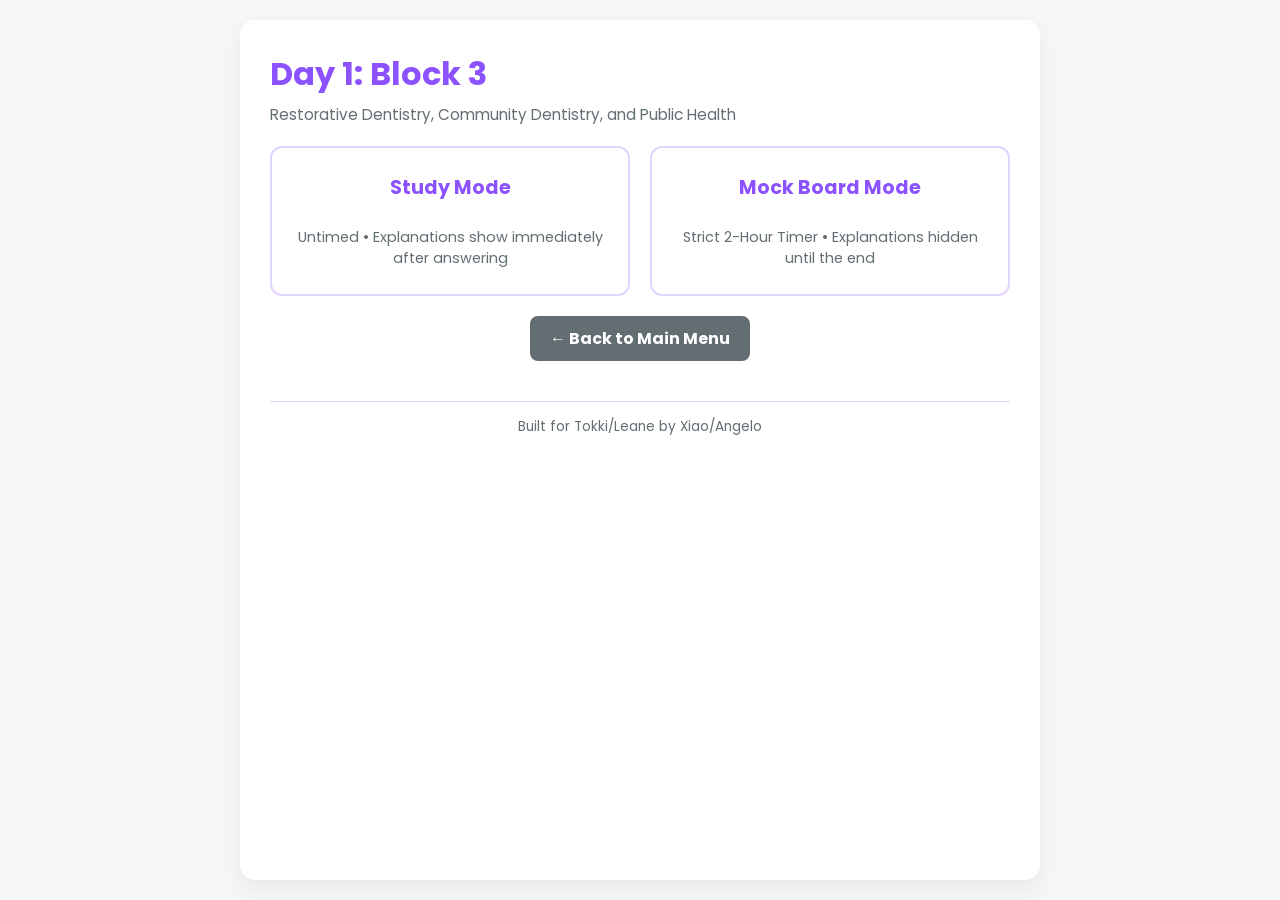
<file: day1/day1-block3.html>
<!DOCTYPE html>
<html lang="en">
<head>
    <meta charset="UTF-8">
    <meta name="viewport" content="width=device-width, initial-scale=1.0">
    <title>Tokki's Board Prep - Day 1 Block 3</title>
    <!-- Connects to your global CSS file -->
    <link rel="stylesheet" href="../css/style.css">
    <!-- INSTANT DARK MODE CHECK -->
    <script>
        if (localStorage.getItem('theme') === 'dark') {
            document.documentElement.setAttribute('data-theme', 'dark');
        }
    </script>
</head>
<body>

    <div class="quiz-container">
        
        <!-- INITIAL MODE SELECTION SCREEN -->
        <div class="home-screen" id="mode-selection">
            <h1>Day 1: Block 3</h1> <!-- CHANGE THIS FOR EACH FILE -->
            <p>Restorative Dentistry, Community Dentistry, and Public Health</p> <!-- CHANGE THIS FOR EACH FILE -->
            
            <div class="day-buttons">
                <button class="day-btn" onclick="startQuiz('study')">
                    <strong>Study Mode</strong><br>
                    <span style="font-size: 0.9rem; font-weight: normal; color: var(--text-light);">Untimed • Explanations show immediately after answering</span>
                </button>
                <button class="day-btn" onclick="startQuiz('mock')">
                    <strong>Mock Board Mode</strong><br>
                    <span style="font-size: 0.9rem; font-weight: normal; color: var(--text-light);">Strict 2-Hour Timer • Explanations hidden until the end</span>
                </button>
            </div>
            
            <!-- Centered, beautifully styled Back Button -->
            <div style="text-align: center; margin-top: 10px;">
                <a href="../index.html" class="nav-btn" style="background: var(--text-light); text-decoration: none; display: inline-block;">← Back to Main Menu</a>
            </div>
        </div>

        <!-- THE QUIZ UI (Hidden until mode is selected) -->
        <div id="quiz-ui" style="display:none;">
            <div class="quiz-header">
                <a href="../index.html" class="back-btn">← Exit</a>
                <div class="progress" id="progress">Loading...</div>
                <div class="timer" id="timer-display" style="display: none;">⏱ Time Left: 2:00:00</div>
            </div>

            <div class="question" id="question">Loading question...</div>
            <div class="options" id="options"></div>
            
            <div class="rationale-box" id="rationale-box">
                <strong>Explanation:</strong>
                <span id="rationale-text"></span>
            </div>

            <div class="controls">
                <button class="nav-btn" id="prev-btn" onclick="prevQuestion()">Previous</button>
                <button class="nav-btn" id="next-btn" onclick="nextQuestion()">Next</button>
            </div>
        </div>

        <!-- THE RESULTS SCREEN -->
        <div class="results-screen" id="results-screen" style="display:none;">
            <h2>Block Complete!</h2>
            <p>You scored <strong id="score">0</strong> out of <span id="total">0</span>!</p>
            <div id="results-message" class="results-details"></div>
            <a href="../index.html" class="nav-btn" style="text-decoration: none; display: inline-block; margin-top: 20px;">Return to Main Menu</a>
        </div>

        <!-- THE OFFICIAL DEDICATION FOOTER -->
        <div class="app-footer">
            Built for Tokki/Leane by Xiao/Angelo
        </div>

    </div>

    <script>
        // Your massive const quizData = [ ... ] array stays perfectly safe right here!
        const quizData = [
            {
                "question": "1. During the placement of an amalgam restoration, moisture contamination of a zinc-containing amalgam alloy will result in a severe clinical failure known as:",
                "options": [
                    "Decreased setting time",
                    "Immediate marginal microleakage",
                    "Delayed expansion",
                    "Elimination of the gamma-2 phase"
                ],
                "correct": 2,
                "rationale": "If a zinc-containing amalgam is contaminated with saliva/moisture during condensation, the zinc reacts with water to form hydrogen gas. This gas gets trapped and causes severe 'delayed expansion' weeks later, leading to severe pain and restoration failure."
            },
            {
                "question": "2. In G.V. Black's principles of cavity preparation, which specific step is defined as shaping the cavity walls to prevent the restoration or the tooth from fracturing under masticatory forces?",
                "options": [
                    "Retention form",
                    "Resistance form",
                    "Convenience form",
                    "Outline form"
                ],
                "correct": 1,
                "rationale": "Resistance form resists FRACTURE (e.g., flat pulpal floor, rounded internal line angles, adequate thickness of material). Retention form resists DISLODGEMENT (e.g., converging walls to keep the filling from falling out)."
            },
            {
                "question": "3. The 'C-factor' (Configuration factor) in composite resin restorations represents the ratio of bonded to unbonded surfaces. Which of the following cavity preparations has the HIGHEST C-factor, placing the tooth at the greatest risk for polymerization shrinkage stress?",
                "options": [
                    "Class I",
                    "Class II",
                    "Class III",
                    "Class IV"
                ],
                "correct": 0,
                "rationale": "A Class I cavity has 5 bonded surfaces (pulpal, mesial, distal, facial, lingual) and only 1 unbonded surface (the occlusal top). 5/1 = a C-factor of 5. This massive stress can cause microleakage and post-operative sensitivity."
            },
            {
                "question": "4. In community dentistry and epidemiology, the number of NEW cases of a specific disease occurring within a defined population over a specific period of time is known as:",
                "options": [
                    "Prevalence",
                    "Incidence",
                    "Morbidity",
                    "Mortality"
                ],
                "correct": 1,
                "rationale": "Incidence measures NEW cases over time (like a video). Prevalence measures ALL current cases (new and old) at one specific moment in time (like a snapshot)."
            },
            {
                "question": "5. Which photoinitiator is most commonly used in light-cured composite resins, requiring a curing light with a wavelength peaking around 468 nanometers (blue light)?",
                "options": [
                    "Benzoyl peroxide",
                    "Camphorquinone",
                    "Tertiary amine",
                    "Hydroquinone"
                ],
                "correct": 1,
                "rationale": "Camphorquinone is the standard photoinitiator in composites. It activates when exposed to blue light (specifically 460-480 nm), kicking off the polymerization process."
            },
            {
                "question": "6. When acid etching dentin with 37% phosphoric acid, what is the primary microscopic objective before applying the bonding agent?",
                "options": [
                    "To completely desiccate the dentinal tubules.",
                    "To remove the smear layer and expose the collagen fibril network.",
                    "To create a heavily calcified zone of sclerotic dentin.",
                    "To chemically bond the acid to the hydroxyapatite."
                ],
                "correct": 1,
                "rationale": "Acid etching removes the cutting debris (smear layer) and decalcifies the top layer of dentin, leaving a bare 'sponge' of collagen fibers. The bonding resin flows into this collagen sponge to form the 'hybrid layer'."
            },
            {
                "question": "7. A researcher is studying the link between sugar consumption and dental caries. They select a group of healthy 5-year-olds, track their diet for 10 years, and record who develops cavities. This type of observational study is a:",
                "options": [
                    "Case-control study",
                    "Cross-sectional study",
                    "Prospective cohort study",
                    "Retrospective cohort study"
                ],
                "correct": 2,
                "rationale": "A prospective cohort study takes a group of people (a cohort) who do not have the disease yet, and follows them FORWARD in time to see who develops it based on their exposure (sugar)."
            },
            {
                "question": "8. Which of the following bur shapes is highly recommended by modern standards for preparing conservative occlusal amalgam and composite preparations because its convergent sides naturally create retention form?",
                "options": [
                    "Straight fissure (e.g., 56)",
                    "Tapered fissure (e.g., 169)",
                    "Pear-shaped (e.g., 330 or 245)",
                    "Round (e.g., 2 or 4)"
                ],
                "correct": 2,
                "rationale": "Pear-shaped burs (like the 330 and the longer 245) are narrower at the shank and wider at the tip. Sinking this bur into the tooth automatically creates slightly converging walls for retention and perfectly rounded internal line angles for resistance."
            },
            {
                "question": "9. In the metallurgical phases of dental amalgam, which phase is the weakest, the most prone to corrosion, and the primary cause of marginal breakdown (creep)?",
                "options": [
                    "Gamma phase (Silver-Tin)",
                    "Gamma-1 phase (Silver-Mercury)",
                    "Gamma-2 phase (Tin-Mercury)",
                    "Epsilon phase (Copper-Tin)"
                ],
                "correct": 2,
                "rationale": "The Gamma-2 phase (Tin-Mercury) is the Achilles heel of traditional amalgam. Modern 'high-copper' amalgams were invented specifically to eliminate the Gamma-2 phase by binding the tin with copper instead."
            },
            {
                "question": "10. In public health, community water fluoridation is universally recognized as the most cost-effective and equitable method of caries prevention. What is the currently recommended optimal concentration of fluoride in drinking water?",
                "options": [
                    "0.3 ppm",
                    "0.7 ppm",
                    "1.0 ppm",
                    "1.2 ppm"
                ],
                "correct": 1,
                "rationale": "In 2015, the US Department of Health and Human Services updated the optimal fluoride level to a flat 0.7 ppm (parts per million), regardless of climate, to balance maximum caries prevention with a minimal risk of fluorosis."
            },
            {
                "question": "11. A dental base/liner is required in a deep cavity prep close to the pulp. Which of the following materials is completely CONTRAINDICATED if the final restoration will be a composite resin?",
                "options": [
                    "Calcium Hydroxide (Dycal)",
                    "Glass Ionomer (Vitrebond)",
                    "Zinc Oxide Eugenol (IRM)",
                    "Mineral Trioxide Aggregate (MTA)"
                ],
                "correct": 2,
                "rationale": "Eugenol is a free-radical scavenger. It severely inhibits the polymerization of composite resins. If you place a ZOE base, the composite filling on top of it will literally never cure and remain mushy."
            },
            {
                "question": "12. In the design of a cast gold onlay, a \"bevel\" is frequently placed on the cavosurface margins. What is the primary restorative purpose of this bevel?",
                "options": [
                    "To increase the bulk and strength of the gold margin.",
                    "To remove unsupported enamel rods and allow the gold to be burnished (thinned out) for a perfect marginal seal.",
                    "To create physical retention so the onlay does not fall out.",
                    "To increase the surface area for the resin cement."
                ],
                "correct": 1,
                "rationale": "Gold is highly malleable. A bevel (a 45-degree angle slice on the margin) creates a razor-thin edge of gold that the dentist can physically burnish (rub) directly against the tooth, closing any microscopic gaps."
            },
            {
                "question": "13. In biostatistics, the measure of central tendency that represents the most frequently occurring value in a dataset is the:",
                "options": [
                    "Mean",
                    "Median",
                    "Mode",
                    "Standard Deviation"
                ],
                "correct": 2,
                "rationale": "Mean = the average. Median = the exact middle number when lined up in order. Mode = the most commonly occurring number. Standard deviation = the spread of the data."
            },
            {
                "question": "14. A diagnostic test for oral cancer is highly 'sensitive'. This strictly means the test is highly capable of:",
                "options": [
                    "Correctly identifying patients who DO NOT have oral cancer (True Negatives).",
                    "Correctly identifying patients who DO have oral cancer (True Positives).",
                    "Producing a large number of false negatives.",
                    "Being affordable for public health screenings."
                ],
                "correct": 1,
                "rationale": "Sensitivity (True Positive Rate) is the ability to accurately detect the disease when it is truly present. Specificity (True Negative Rate) is the ability to accurately rule out the disease when it is truly absent."
            },
            {
                "question": "15. A patient requires a pin-retained amalgam restoration due to massive loss of coronal tooth structure. According to standard operative principles, how far into the dentin should a self-threading pin be placed, and how far should it extend into the amalgam?",
                "options": [
                    "1 mm into dentin, 1 mm into amalgam.",
                    "2 mm into dentin, 2 mm into amalgam.",
                    "3 mm into dentin, 1 mm into amalgam.",
                    "4 mm into dentin, 4 mm into amalgam."
                ],
                "correct": 1,
                "rationale": "The standard 'Rule of 2s' for pins: 2mm of depth into the dentin, 2mm of height sticking out into the amalgam, and covered by at least 2mm of amalgam on top."
            },
            {
                "question": "16. Which dental cement is unique because it forms a true chemical bond to the tooth structure by chelating with the calcium in the enamel and dentin?",
                "options": [
                    "Zinc Phosphate cement",
                    "Polycarboxylate cement (and Glass Ionomer)",
                    "Zinc Oxide Eugenol",
                    "Resin cement"
                ],
                "correct": 1,
                "rationale": "Glass Ionomer and Polycarboxylate cements use polyacrylic acid, which chemically bonds directly to the calcium in the tooth (chelation). Zinc phosphate and ZOE rely purely on mechanical interlocking, not chemical bonds."
            },
            {
                "question": "17. A 25-year-old patient presents with a chalky white spot lesion on the facial surface of tooth #11. The surface is completely intact and hard when probed. According to the levels of prevention in public health, applying a fluoride varnish to remineralize this spot is considered:",
                "options": [
                    "Primary prevention",
                    "Secondary prevention",
                    "Tertiary prevention",
                    "Quaternary prevention"
                ],
                "correct": 1,
                "rationale": "Primary prevention prevents disease before it happens (water fluoridation, sealants). Secondary prevention arrests or reverses early disease that has already started (fluoride on a white spot, small fillings). Tertiary replaces lost tissues (dentures, implants)."
            },
            {
                "question": "18. Which hand instrument is specifically designed with a curved blade and an angled cutting edge to plane the gingival cavosurface margin of a Class II amalgam preparation?",
                "options": [
                    "Enamel hatchet",
                    "Spoon excavator",
                    "Gingival margin trimmer",
                    "Straight chisel"
                ],
                "correct": 2,
                "rationale": "The gingival margin trimmer is a modified hatchet with a curved blade and an angled cutting edge. It is specifically used to bevel/plane the cervical floor of a Class II box to remove unsupported enamel."
            },
            {
                "question": "19. The DMFT index (Decayed, Missing, Filled Teeth) is the most universally used index in dental epidemiology. Which of the following teeth are EXCLUDED when calculating a patient's DMFT score?",
                "options": [
                    "Mandibular central incisors",
                    "Third molars (wisdom teeth)",
                    "Maxillary premolars",
                    "Teeth extracted due to severe caries"
                ],
                "correct": 1,
                "rationale": "Third molars are always excluded from the DMFT index because their presence and eruption are highly variable. Unerupted teeth, supernumerary teeth, and teeth missing due to trauma/orthodontics are also excluded."
            },
            {
                "question": "20. In the mechanism of action of systemic fluoride, fluoride replaces the hydroxyl ion in the hydroxyapatite crystal, forming fluorapatite. Why is fluorapatite clinically vastly superior?",
                "options": [
                    "It physically makes the enamel thicker.",
                    "It reduces the critical pH of enamel dissolution from 5.5 down to 4.5.",
                    "It prevents bacteria from attaching to the pellicle.",
                    "It violently kills Streptococcus mutans on contact."
                ],
                "correct": 1,
                "rationale": "Normal enamel starts dissolving (demineralizing) at a pH of 5.5. Fluorapatite is vastly more resistant to acid and won't start dissolving until the pH drops all the way down to 4.5."
            },
            {
                "question": "21. A patient accidentally swallows a massive, potentially lethal dose of topical fluoride gel in the clinic. After calling emergency services, what is the immediate first-aid antidote you must administer to the patient to bind the fluoride in their stomach?",
                "options": [
                    "A large glass of water",
                    "Epinephrine",
                    "Milk or calcium-containing antacids (e.g., Tums)",
                    "Baking soda (Sodium bicarbonate)"
                ],
                "correct": 2,
                "rationale": "Fluoride is highly reactive with calcium. Drinking milk or eating calcium-antacids forces the fluoride to bind to the calcium in the stomach (forming calcium fluoride), preventing the fluoride from absorbing into the bloodstream and stopping systemic toxicity."
            },
            {
                "question": "22. When preparing a cavity for a traditional amalgam restoration, the cavosurface margin must be maintained at what angle to prevent the amalgam from fracturing at the edges?",
                "options": [
                    "45 degrees (a heavy bevel)",
                    "90 degrees (a butt joint)",
                    "135 degrees",
                    "180 degrees"
                ],
                "correct": 1,
                "rationale": "Amalgam has terrible edge strength and is brittle. If the margin is beveled (less than 90 degrees), the thin edge of amalgam will immediately chip and fracture under biting pressure. It requires a 90-degree butt joint."
            },
            {
                "question": "23. In operative dentistry, \"Biologic Width\" is a critical concept. If a restoration margin is placed too deep subgingivally and invades the biologic width, the body will respond with chronic inflammation and unpredictable bone loss. What two anatomical structures make up the biologic width?",
                "options": [
                    "The gingival sulcus and the free gingival margin.",
                    "The junctional epithelium and the connective tissue attachment.",
                    "The alveolar bone and the periodontal ligament.",
                    "The cementum and the enamel."
                ],
                "correct": 1,
                "rationale": "The biologic width averages about 2.04 mm. It consists of the junctional epithelium (~0.97 mm) and the supracrestal connective tissue attachment (~1.07 mm). You must never invade this space with a filling or crown margin."
            },
            {
                "question": "24. A dentist uses a 4th-generation \"total-etch\" bonding system. After etching the dentin with phosphoric acid, they accidentally dry the dentin completely with an air syringe until it is chalky white. What catastrophic restorative failure will this cause?",
                "options": [
                    "The composite will cure too quickly.",
                    "The collagen fibril network will collapse, preventing the resin from infiltrating and causing massive post-operative sensitivity.",
                    "The dentin will turn black.",
                    "The bonding agent will chemically dissolve the tooth."
                ],
                "correct": 1,
                "rationale": "Dentin MUST remain slightly moist ('wet bonding'). If you dry it completely, the delicate collagen fibers collapse flat like wet spaghetti. The resin cannot penetrate the collapsed collagen, ruining the hybrid layer and leaving open tubules that cause severe pain."
            },
            {
                "question": "25. Which classic dental material is highly revered for its ability to release fluoride over a long period, acting as a \"rechargeable fluoride battery\" to prevent recurrent caries, making it the material of choice for high-caries-risk patients?",
                "options": [
                    "Microfilled composite resin",
                    "Glass Ionomer Cement (GIC)",
                    "Zinc Phosphate",
                    "Gallium alloy"
                ],
                "correct": 1,
                "rationale": "Glass Ionomer actively releases fluoride. Even better, when the patient uses fluoride toothpaste, the GI filling absorbs it and releases it later, acting as a rechargeable battery."
            },
            {
                "question": "26. In public health, an epidemic that has spread globally across multiple continents (such as COVID-19) is correctly defined as a:",
                "options": [
                    "Endemic",
                    "Cluster",
                    "Outbreak",
                    "Pandemic"
                ],
                "correct": 3,
                "rationale": "Endemic means the disease is normally present at a steady rate in a specific area (like malaria in certain regions). An epidemic is a sudden spike in cases. A pandemic is an epidemic that has gone global."
            },
            {
                "question": "27. When working with Glass Ionomer cements, the liquid component is primarily a solution of polyacrylic acid. What is the powder component primarily composed of?",
                "options": [
                    "Zinc oxide",
                    "Silver-tin alloy",
                    "Fluoroaluminosilicate glass",
                    "Bis-GMA resin"
                ],
                "correct": 2,
                "rationale": "Glass ionomer gets its name from its powder: a basic fluoroaluminosilicate glass. The acid liquid attacks the glass powder, releasing fluoride, calcium, and aluminum ions to set the cement."
            },
            {
                "question": "28. A class V amalgam preparation on the facial root surface of a maxillary canine typically requires retention grooves to keep the filling from falling out. Where should these retention grooves be placed?",
                "options": [
                    "In the axial wall.",
                    "In the mesial and distal walls.",
                    "In the occlusal/incisal and gingival walls.",
                    "Exactly at the DEJ."
                ],
                "correct": 2,
                "rationale": "In a Class V prep, the retention grooves are placed in the incisal (or occlusal) and gingival axial line angles. Putting them on the mesial/distal walls risks exposing the pulp, and putting them on the axial wall is useless."
            },
            {
                "question": "29. In a double-blind clinical trial testing a new fluoride varnish, who is 'blinded' to the treatment allocations?",
                "options": [
                    "Only the patients receiving the treatment.",
                    "Only the researchers administering the treatment.",
                    "Both the patients and the researchers/evaluators.",
                    "The peer-reviewers reading the final study."
                ],
                "correct": 2,
                "rationale": "In a single-blind study, the patient doesn't know if they got the real drug or the placebo. In a double-blind study (the gold standard), neither the patient NOR the doctor administering it knows, eliminating bias from both sides."
            },
            {
                "question": "30. While polishing a massive composite restoration, the dentist notices that the composite looks rough and slightly discolored compared to the surrounding tooth. Which type of composite resin inherently polishes to the highest, most beautiful shine but has terrible physical strength?",
                "options": [
                    "Macrofilled composite",
                    "Microfilled composite",
                    "Hybrid composite",
                    "Packable composite"
                ],
                "correct": 1,
                "rationale": "Microfills have incredibly tiny filler particles, allowing them to polish to an absolute mirror finish (perfect for anterior veneers). However, they have very little filler content, making them weak and prone to chipping on posterior biting surfaces."
            },
            {
                "question": "31. The OHI-S (Simplified Oral Hygiene Index) by Greene and Vermillion is widely used in community dentistry to assess plaque and calculus. It is 'simplified' because it does NOT evaluate every tooth. How many specific index teeth does the OHI-S evaluate?",
                "options": [
                    "4 teeth",
                    "6 teeth",
                    "10 teeth",
                    "14 teeth"
                ],
                "correct": 1,
                "rationale": "The OHI-S only scores 6 specific surfaces on 6 index teeth: The facial surfaces of #16, #11, #26, and #31, and the lingual surfaces of #36 and #46. This makes population screenings much faster."
            },
            {
                "question": "32. A 'smear layer' is automatically created anytime a dentist cuts dentin with a rotary bur. Approximately how thick is this microscopic layer of pulverised tooth structure, coagulated protein, and bacteria?",
                "options": [
                    "0.1 - 0.5 microns",
                    "1 - 5 microns",
                    "10 - 20 microns",
                    "50 - 100 microns"
                ],
                "correct": 1,
                "rationale": "The smear layer is a tenacious, sludge-like layer that is about 1 to 5 microns thick. It physically plugs the dentinal tubules (smear plugs) and must be removed or modified by acidic primers for resin to bond to the tooth."
            },
            {
                "question": "33. During the trituration (mixing) of dental amalgam, what happens if the assistant severely OVER-triturates the capsule?",
                "options": [
                    "The mix will appear dull, crumbly, and dry.",
                    "The mix will appear hot, shiny, and highly soupy/sticky.",
                    "The setting time will drastically increase.",
                    "The amalgam will instantly turn black."
                ],
                "correct": 1,
                "rationale": "UNDER-triturated amalgam is dull and crumbly because not all the alloy powder was wetted by the mercury. OVER-triturated amalgam gets hot, shiny, soupy, and sets entirely too fast, reducing working time."
            },
            {
                "question": "34. The CPITN (Community Periodontal Index of Treatment Needs) uses a specially designed periodontal probe. What unique physical feature characterizes the working end of the WHO CPITN probe?",
                "options": [
                    "It has a sickle-shaped tip.",
                    "It has a 0.5 mm ball tip and a color-coded band from 3.5 to 5.5 mm.",
                    "It is completely flat and rectangular.",
                    "It emits an ultrasonic vibration."
                ],
                "correct": 1,
                "rationale": "The WHO probe has a tiny 0.5mm ball at the tip to prevent it from piercing inflamed tissue, and a black band between 3.5mm and 5.5mm. If the black band disappears below the gums, the pocket is deep and indicates severe disease."
            },
            {
                "question": "35. Direct pulp capping is attempted when a pinpoint mechanical exposure of a healthy, asymptomatic pulp occurs during cavity prep. Which material is considered the gold standard for direct pulp capping because it promotes the formation of a dentin bridge without causing massive inflammation?",
                "options": [
                    "Zinc Phosphate",
                    "Composite Resin",
                    "Mineral Trioxide Aggregate (MTA)",
                    "Formocresol"
                ],
                "correct": 2,
                "rationale": "While Calcium Hydroxide was the old standard, MTA is currently the absolute gold standard for direct pulp capping. It seals beautifully in the presence of moisture and induces the pulp to heal and form a hard dentin bridge."
            },
            {
                "question": "36. When cutting a Class II preparation, the 'isthmus' (the narrow connection between the occlusal portion and the proximal box) is highly prone to fracture in amalgam restorations. To resist fracture, what must the minimum width and depth of the isthmus be?",
                "options": [
                    "It should be as wide as possible, at least 2/3 the intercuspal distance.",
                    "It should be no wider than 1/4 the intercuspal distance, and at least 1.5 to 2.0 mm deep.",
                    "It should be 0.5 mm deep into the enamel only.",
                    "It should exactly mimic the shape of the opposing cusp."
                ],
                "correct": 1,
                "rationale": "To prevent the amalgam from snapping at the neck (isthmus), it needs bulk (at least 1.5-2.0 mm deep). To prevent the TOOTH from snapping, the prep must be kept narrow (no more than 1/4 the distance between the buccal and lingual cusps)."
            },
            {
                "question": "37. In biostatistics, the \"P-value\" indicates the probability that the results of an experiment occurred purely by chance. In medical and dental research, a result is generally considered \"statistically significant\" if the P-value is less than:",
                "options": [
                    "0.50 (50%)",
                    "0.10 (10%)",
                    "0.05 (5%)",
                    "0.01 (1%)"
                ],
                "correct": 2,
                "rationale": "A P-value of < 0.05 is the universal scientific standard. It means there is less than a 5% chance that the results were a fluke, and a 95% confidence that the treatment actually caused the result."
            },
            {
                "question": "38. Which of the following is the most toxic element found in traditional dental amalgam, prompting the necessity for strict environmental disposal protocols and amalgam separators in dental clinics?",
                "options": [
                    "Silver",
                    "Tin",
                    "Copper",
                    "Mercury"
                ],
                "correct": 3,
                "rationale": "Mercury is a heavy metal neurotoxin. While bound amalgam in a patient's mouth is completely safe and inert, raw mercury vapor (inhaled during mixing or removing old fillings) and scrap mercury in wastewater are highly toxic to the environment."
            },
            {
                "question": "39. The 'def' index is used in public health to measure caries experience. How does the 'def' index differ fundamentally from the 'DMFT' index?",
                "options": [
                    "The 'def' index is only used for adults.",
                    "The 'def' index evaluates strictly primary (deciduous) dentition.",
                    "The 'def' index includes third molars.",
                    "The 'def' index stands for Dental Examinations Failed."
                ],
                "correct": 1,
                "rationale": "DMFT (uppercase) is for permanent teeth. def (lowercase) is for primary teeth. 'd' = decayed, 'e' = extracted due to caries, 'f' = filled. Note: Missing teeth that exfoliated naturally are NOT counted in the 'e' score for kids, which is why it is 'e' instead of 'm'."
            },
            {
                "question": "40. In bonding dentistry, 4th-generation systems (the \"gold standard\" 3-step systems) utilize an Etch, a Primer, and an Adhesive. What is the precise chemical role of the Primer?",
                "options": [
                    "To dissolve the hydroxyapatite crystals.",
                    "To act as a bifunctional molecule that chases water out of the collagen and pulls the hydrophobic resin in.",
                    "To instantly cure the composite upon contact.",
                    "To release fluoride."
                ],
                "correct": 1,
                "rationale": "The Primer (usually HEMA) is amphiphilic. One end loves water (hydrophilic) to grab onto the wet collagen. The other end loves resin (hydrophobic) to grab onto the adhesive. It acts as the crucial bridge between the wet tooth and the dry filling."
            },
            {
                "question": "41. You are designing a full-coverage crown preparation. To ensure maximum retention and resistance form, what is the ideal degree of taper (Total Occlusal Convergence) between the opposing axial walls?",
                "options": [
                    "0 degrees (perfectly parallel)",
                    "6 to 10 degrees",
                    "20 to 30 degrees",
                    "45 degrees"
                ],
                "correct": 1,
                "rationale": "While 0 degrees (perfect cylinders) offers maximum retention mathematically, it is clinically impossible to seat a crown on it. A slight taper of 6 to 10 degrees allows the crown to seat perfectly while maintaining massive friction to prevent it from popping off."
            },
            {
                "question": "42. Dental caries is a transmissible, infectious disease. According to the Keyes Jordan Diagram, dental caries requires the simultaneous intersection of three essential factors. What are they?",
                "options": [
                    "Host (tooth), Microflora (bacteria), and Diet (fermentable carbohydrates).",
                    "Saliva, Fluoride, and Plaque.",
                    "Streptococcus mutans, Lactobacillus, and Actinomyces.",
                    "Time, Temperature, and pH."
                ],
                "correct": 0,
                "rationale": "Keyes famously proved you cannot get a cavity unless you have ALL three: a susceptible tooth, bacteria (plaque), and food for the bacteria (sugar). Later, 'Time' was added as the fourth overlapping circle."
            },
            {
                "question": "43. When removing deep caries, the dentist often reaches a layer of dentin that is deeply stained and leathery, but not completely mushy. This layer is capable of remineralizing and does not contain live bacteria. It should be left intact and is termed:",
                "options": [
                    "Infected dentin",
                    "Affected dentin",
                    "Mantle dentin",
                    "Tertiary dentin"
                ],
                "correct": 1,
                "rationale": "Infected dentin (the outer layer) is dead, full of bacteria, and must be removed. Affected dentin (the inner layer) is stained by the acid but has no live bacteria and intact collagen. It MUST be left alone because it can heal and protects the pulp."
            },
            {
                "question": "44. In an epidemiological study, the concept of \"Reliability\" (also known as reproducibility or precision) refers to:",
                "options": [
                    "The ability of the test to measure exactly what it intends to measure.",
                    "The ability of the test to produce the exact same results upon repeated trials under the same conditions.",
                    "The percentage of people who actually have the disease.",
                    "The speed at which the results are calculated."
                ],
                "correct": 1,
                "rationale": "Reliability = Consistency. If you step on a scale 5 times and it says 150 lbs every time, it is highly reliable. (Validity = Accuracy. If you actually weigh 140 lbs, the scale is reliable, but it is not valid)."
            },
            {
                "question": "45. Glass Ionomer Cements are sensitive to moisture contamination during the first 24 hours of setting, which can wash out the aluminum ions. To prevent this, what must the dentist routinely do immediately after placing a GI restoration?",
                "options": [
                    "Light-cure it for 60 seconds.",
                    "Coat it with a protective resin or varnish.",
                    "Instruct the patient to drink hot coffee to accelerate the set.",
                    "Etch it with phosphoric acid."
                ],
                "correct": 1,
                "rationale": "Because the initial acid-base setting reaction of GI is slow and highly vulnerable to moisture (saliva will dissolve it, dry air will crack it), it MUST be coated with a layer of unfilled resin or varnish to seal it from the mouth for the first 24 hours."
            },
            {
                "question": "46. A patient presents with a fractured mesio-incisal angle of tooth #21. You plan to restore it with a Class IV composite. To perfectly blend the composite with the natural tooth and hide the transition line, you should:",
                "options": [
                    "Create a 90-degree butt joint margin on the facial enamel.",
                    "Place a long, infinite bevel on the facial enamel.",
                    "Use a macrofilled composite resin.",
                    "Do not etch the enamel."
                ],
                "correct": 1,
                "rationale": "In a Class IV anterior restoration, a long facial bevel (often 2mm or more) serves two purposes: it exposes the ends of the enamel rods for massive bond strength, and it allows the composite to gradually fade into the tooth, making the margin invisible."
            },
            {
                "question": "47. Dental fluorosis is a hypomineralization of enamel caused by excessive ingestion of fluoride. During which specific time period is a child's permanent dentition (specifically the maxillary incisors) most susceptible to developing fluorosis?",
                "options": [
                    "During the first trimester of pregnancy.",
                    "Between 15 to 30 months of age.",
                    "Between 6 to 8 years of age.",
                    "After the teeth have fully erupted into the mouth."
                ],
                "correct": 1,
                "rationale": "Fluorosis ONLY occurs systemically while the crowns are actively forming inside the jaw. The critical period for the aesthetic upper incisors is roughly 15 to 30 months of age. Once a tooth erupts, it is physically impossible to develop fluorosis."
            },
            {
                "question": "48. The \"Smell of Dentistry\" is often attributed to Eugenol, a derivative of oil of cloves used heavily in ZOE cements and temporary materials. What is the primary biological benefit of Eugenol on the dental pulp?",
                "options": [
                    "It physically kills bacteria on contact.",
                    "It has an intense palliative (soothing/sedative) effect on inflamed pulpal tissue.",
                    "It chemically bonds to dentin.",
                    "It induces the formation of tertiary dentin."
                ],
                "correct": 1,
                "rationale": "Eugenol is famous for its obtundent (soothing) properties. If a tooth has a hyperemic, angry pulp after a deep cavity prep, placing a temporary ZOE filling will rapidly calm the nerve down and relieve the pain."
            },
            {
                "question": "49. In community water fluoridation, the chemical most frequently used by modern municipal water plants to fluoridate large public water supplies is:",
                "options": [
                    "Stannous fluoride",
                    "Sodium fluoride",
                    "Hydrofluosilicic acid",
                    "Acidulated phosphate fluoride"
                ],
                "correct": 2,
                "rationale": "While Sodium Fluoride (NaF) is used in toothpaste and was the first chemical used in 1945, Hydrofluosilicic acid is a cheap, highly soluble liquid byproduct of fertilizer manufacturing, making it the most common and cost-effective chemical used in modern water plants."
            },
            {
                "question": "50. When mixing a zinc phosphate cement for the permanent luting of a cast gold crown, the dentist must mix the powder into the liquid in very small increments over a wide area of a chilled glass slab. Why?",
                "options": [
                    "To prevent the cement from freezing.",
                    "Because the acid-base reaction is highly exothermic (releases massive heat) and can cook the pulp if not dissipated.",
                    "To incorporate air bubbles into the mix.",
                    "To activate the photoinitiator."
                ],
                "correct": 1,
                "rationale": "Mixing zinc oxide powder with phosphoric acid creates a violent, exothermic reaction. If mixed too fast on a warm pad, it will get physically hot, flash-set instantly, and the heat can cause severe irreversible pulpitis in the tooth."
            },
            {
        "question": "51. In the evolution of dentin bonding agents, 5th-generation systems are highly popular because they reduced the \"total-etch\" process down to two bottles. In a 5th-generation system, what components are combined in the second bottle?",
        "options": [
            "The Etch and the Primer",
            "The Primer and the Adhesive (Resin)",
            "The Etch and the Adhesive",
            "The Primer and the Silane coupling agent"
        ],
        "correct": 1,
        "rationale": "5th-generation systems use a separate syringe of phosphoric acid etch (Bottle 1) to remove the smear layer, and then combine the hydrophilic primer and hydrophobic adhesive into a single bottle (Bottle 2) to simplify the bonding step."
    },
    {
        "question": "52. Toxicity is a critical concern in public health. What is the Probable Toxic Dose (PTD) of ingested fluoride, the threshold where emergency medical intervention and hospitalization are absolutely required?",
        "options": [
            "1 mg of fluoride per kg of body weight",
            "5 mg of fluoride per kg of body weight",
            "15 mg of fluoride per kg of body weight",
            "32 mg of fluoride per kg of body weight"
        ],
        "correct": 1,
        "rationale": "The Probable Toxic Dose (PTD) of fluoride is 5 mg F/kg. At this level, severe gastrointestinal symptoms occur, and the fluoride begins binding to blood calcium, risking fatal hypocalcemia and cardiac arrest."
    },
    {
        "question": "53. A randomized controlled trial (RCT) is considered the absolute gold standard of epidemiological research. What specific design feature makes an RCT superior to a cohort study?",
        "options": [
            "It observes patients retrospectively.",
            "It eliminates random error completely.",
            "The researcher actively controls and randomly assigns the exposure/treatment to the subjects.",
            "It requires thousands of more participants."
        ],
        "correct": 2,
        "rationale": "In observational studies (like cohort or case-control), the researcher just watches what people naturally do. In an RCT, the researcher actively intervenes and randomly assigns who gets the real drug and who gets the placebo, eliminating selection bias."
    },
    {
        "question": "54. When preparing a Class II amalgam cavity, the axiopulpal line angle must be distinctly rounded rather than left as a sharp 90-degree corner. What is the biomechanical reason for this?",
        "options": [
            "To provide extra retention for the amalgam.",
            "To prevent the condensation instrument from getting stuck.",
            "To decrease stress concentration and prevent the amalgam from fracturing at the isthmus.",
            "To prevent exposing the pulp horn."
        ],
        "correct": 2,
        "rationale": "Sharp internal corners act as massive stress concentrators. If the axiopulpal line angle is sharp, biting forces will focus precisely on that corner, snapping the amalgam filling right in half. Rounding it disperses the stress."
    },
    {
        "question": "55. The Root Caries Index (RCI) is specifically designed to measure the prevalence of root caries in adult and geriatric populations. A tooth is ONLY counted and evaluated in the RCI if:",
        "options": [
            "It has a pocket depth greater than 4mm.",
            "Gingival recession has occurred, exposing the cementum.",
            "The patient is over 65 years old.",
            "It has previously been filled with amalgam."
        ],
        "correct": 1,
        "rationale": "You cannot physically develop a root cavity unless the root is exposed to the oral environment. Therefore, the RCI strictly ignores teeth with healthy gums and only counts teeth where clinical attachment loss (recession) has exposed the root."
    },
    {
        "question": "56. In restorative dentistry, proper matricing is essential for a Class II composite. What is the primary restorative function of forcefully inserting a wooden wedge at the gingival margin?",
        "options": [
            "To absorb bleeding and saliva.",
            "To physically separate the teeth to compensate for the thickness of the matrix band, ensuring a tight interproximal contact.",
            "To cure the composite resin faster.",
            "To stop the patient from closing their mouth."
        ],
        "correct": 1,
        "rationale": "The matrix band takes up space (usually about 50 microns). If you don't use a wedge to physically push the teeth apart, when you remove the band, there will be a 50-micron gap (an open contact) leading to severe food impaction."
    },
    {
        "question": "57. In the histology of an early enamel carious lesion (a white spot), researchers have identified four distinct zones. Which zone is the largest, representing the area of greatest demineralization and porous destruction?",
        "options": [
            "The Translucent Zone",
            "The Dark Zone",
            "The Body of the Lesion",
            "The Surface Zone"
        ],
        "correct": 2,
        "rationale": "The 'Body of the Lesion' is the massive, highly porous core of the cavity. Fascinatingly, the 'Surface Zone' covering it remains highly mineralized and intact because fluoride from saliva constantly remineralizes the very outer crust."
    },
    {
        "question": "58. You are reading a biostatistics report regarding a new caries-detecting dye. The report states the test has a 'Specificity' of 98%. What does this mean?",
        "options": [
            "It correctly identifies 98% of people who actually have a cavity.",
            "It correctly identifies 98% of healthy people as NOT having a cavity (True Negative).",
            "There is a 98% chance the patient will survive.",
            "The test is 98% faster than an x-ray."
        ],
        "correct": 1,
        "rationale": "Specificity measures True Negatives. A test with 98% specificity will almost never falsely accuse a healthy person of having a cavity. (Only 2% will get a 'False Positive')."
    },
    {
        "question": "59. When restoring an anterior tooth with composite resin, you must select the correct shade. According to the Munsell color system used in dentistry, what does 'Chroma' refer to?",
        "options": [
            "The lightness or darkness of the color (Value).",
            "The actual name of the color family, such as red, blue, or yellow (Hue).",
            "The intensity or saturation of the specific color.",
            "The translucency of the incisal edge."
        ],
        "correct": 2,
        "rationale": "Hue is the actual color (e.g., Yellow). Chroma is the saturation/intensity of that color (e.g., Pale Yellow vs. Deep Mustard Yellow). Value is the brightness (e.g., Bright Yellow vs. Dark Yellow). Value is the most critical dimension for making a tooth look natural."
    },
    {
        "question": "60. The Silness-Löe Plaque Index is widely used in periodontology and public health. Unlike other indices that just look for the presence of plaque, how does the Silness-Löe index specifically score plaque?",
        "options": [
            "By weighing the plaque on a micro-scale.",
            "By measuring the thickness and accumulation of plaque strictly at the gingival margin.",
            "By observing how fast the plaque turns red when disclosing solution is applied.",
            "By counting the number of cavities the plaque has caused."
        ],
        "correct": 1,
        "rationale": "The Silness-Löe Plaque Index assesses the THICKNESS of plaque exactly at the cervical third (gumline) of the tooth, grading it from 0 (no plaque) to 3 (massive abundance of soft matter filling the gingival pocket)."
    },
    {
        "question": "61. A 7-year-old child from a rural town without fluoridated water comes to your clinic. To provide systemic fluoride benefits, you prescribe a daily fluoride supplement. Based on the ADA/AAPD guidelines, what dosage of systemic fluoride should be prescribed for a 7-year-old if their drinking water contains less than 0.3 ppm F?",
        "options": [
            "0.25 mg/day",
            "0.50 mg/day",
            "1.00 mg/day",
            "2.00 mg/day"
        ],
        "correct": 2,
        "rationale": "For children aged 6 to 16 living in an area with basically zero fluoride (<0.3 ppm) in their water, the standard daily systemic supplement dosage is a 1.00 mg fluoride tablet/drop."
    },
    {
        "question": "62. During the chemical curing of a self-cured (auto-cure) composite resin, two pastes are mixed together. One paste contains the initiator, and the other contains the activator. What is the classic chemical activator used in self-cured composites?",
        "options": [
            "Camphorquinone",
            "Benzoyl peroxide",
            "A tertiary amine (e.g., N,N-dimethyl-p-toluidine)",
            "Phosphoric acid"
        ],
        "correct": 2,
        "rationale": "In auto-cure resins, Paste A contains Benzoyl Peroxide (the initiator). Paste B contains a Tertiary Amine (the activator). When mixed, the amine splits the peroxide to form free radicals, setting the composite without a light."
    },
    {
        "question": "63. The World Health Organization (WHO) utilizes the 'BSS' (Basic Oral Health Surveys) methodology for global epidemiology. Which specific age groups does the WHO formally designate as the standard index ages for gathering global dental data?",
        "options": [
            "5, 12, 35-44, and 65-74 years old.",
            "1, 5, 18, and 50 years old.",
            "10, 20, 30, and 40 years old.",
            "Birth, Puberty, Adulthood, and Death."
        ],
        "correct": 0,
        "rationale": "The WHO specifically targets 5-year-olds (primary dentition), 12-year-olds (permanent dentition/global benchmark for caries), 35-44-year-olds (adult periodontal disease), and 65-74-year-olds (geriatric tooth loss)."
    },
    {
        "question": "64. When preparing a tooth for a composite restoration, dentists frequently place a 'bevel' on the enamel margins. Aside from aesthetics, what is the profound microscopic benefit of an enamel bevel?",
        "options": [
            "It decreases the C-factor.",
            "It exposes the ends of the enamel rods, vastly increasing the surface area and the strength of the acid-etched bond.",
            "It prevents the composite from shrinking.",
            "It eliminates the need for a bonding agent."
        ],
        "correct": 1,
        "rationale": "Acid etching the side of an enamel rod produces a weak bond. Etching the cut end (cross-section) of an enamel rod produces massive microporosities. A bevel slices through the rods, exposing their ends and doubling the bond strength."
    },
    {
        "question": "65. In epidemiology, what statistical term is used to describe a disease that exhibits a constantly elevated, predictable rate of occurrence within a specific geographic region (e.g., Malaria in Sub-Saharan Africa)?",
        "options": [
            "Epidemic",
            "Endemic",
            "Pandemic",
            "Sporadic"
        ],
        "correct": 1,
        "rationale": "An ENDEMIC disease is one that is always present in a community at a baseline, predictable level. An EPIDEMIC is an unexpected, massive spike above that baseline."
    },
    {
        "question": "66. During a community screening, a public health dentist uses a tongue blade and a flashlight to quickly check 500 children for massive, obvious cavities without drying the teeth or using an explorer. According to the ADA types of dental examinations, this is a:",
        "options": [
            "Type I Examination",
            "Type II Examination",
            "Type III Examination",
            "Type IV Examination"
        ],
        "correct": 3,
        "rationale": "A Type IV exam is a basic screening using only a tongue depressor and available lighting. Type I is a comprehensive exam (full x-rays, pulp testing, models—the gold standard). Type II uses a mirror, explorer, and bite-wings. Type III uses a mirror, explorer, and good light (no x-rays)."
    },
    {
        "question": "67. High-copper dental amalgams dominate modern dentistry because they eliminate the weak, corrosive Gamma-2 phase. What is the minimum percentage of copper required in the alloy powder to be officially classified as a 'high-copper' amalgam?",
        "options": [
            "2%",
            "6%",
            "12%",
            "30%"
        ],
        "correct": 2,
        "rationale": "Traditional (low-copper) amalgam has less than 6% copper. High-copper amalgam requires at least 12% (usually between 12-30%) copper to completely tie up all the tin and prevent the formation of the terrible Tin-Mercury (Gamma-2) phase."
    },
    {
        "question": "68. A 40-year-old patient comes in with intense sensitivity to cold on tooth #3. You notice severe gingival recession and a deep, V-shaped notch on the facial root surface at the CEJ. The patient has a very heavy clenching habit. This specific type of non-carious cervical lesion is termed:",
        "options": [
            "Abrasion",
            "Attrition",
            "Erosion",
            "Abfraction"
        ],
        "correct": 3,
        "rationale": "Abfraction is caused by heavy biomechanical loading (bruxism/clenching). The tooth flexes under pressure, causing the fragile enamel rods at the CEJ to physically snap off, leaving a sharp, deep, V-shaped notch."
    },
    {
        "question": "69. In a normal distribution curve (a perfect bell curve) of dental board exam scores, what percentage of all test-takers will statistically score within ONE standard deviation (+1 and -1) of the mean average?",
        "options": [
            "50%",
            "68%",
            "95%",
            "99.7%"
        ],
        "correct": 1,
        "rationale": "In biostatistics, the Empirical Rule (68-95-99.7 rule) dictates that in a normal bell curve, 68% of data falls within 1 standard deviation, 95% falls within 2 standard deviations, and 99.7% falls within 3 standard deviations."
    },
    {
        "question": "70. What is the primary, defining disadvantage of using a purely 'Microfilled' composite resin for a massive Class II posterior restoration?",
        "options": [
            "It cannot be polished.",
            "It shrinks far less than other composites.",
            "It has a very low filler content, giving it poor tensile strength and terrible resistance to occlusal wear.",
            "It chemically dissolves in saliva."
        ],
        "correct": 2,
        "rationale": "Microfills use tiny silica particles to achieve a beautiful, glass-like polish. However, because the particles are so small, you cannot pack very many into the resin matrix. Low filler content means the filling is physically weak and will quickly grind away under chewing forces."
    },
    {
        "question": "71. During the application of a dental sealant on a 6-year-old's first molar, the tooth becomes heavily contaminated with saliva right after etching. What is the absolutely mandatory clinical protocol?",
        "options": [
            "Rinse the saliva, dry it, and place the sealant.",
            "Re-etch the tooth completely for 10-15 seconds, rinse, dry, and place the sealant.",
            "Apply a bonding agent over the saliva and cure it.",
            "Wipe the saliva with a cotton roll and proceed."
        ],
        "correct": 1,
        "rationale": "Saliva instantly deposits a glycoprotein pellicle over the microscopic enamel microporosities you just etched. Drying it is not enough; the pores are plugged. You MUST completely re-etch the tooth to dissolve that new pellicle before placing the sealant."
    },
    {
        "question": "72. Case-control studies are highly effective in epidemiology for studying rare diseases. In a case-control study, what specific statistical metric is calculated to determine the strength of the association between the exposure and the disease?",
        "options": [
            "Relative Risk (RR)",
            "Odds Ratio (OR)",
            "Incidence Rate",
            "P-value"
        ],
        "correct": 1,
        "rationale": "Case-control studies work backward (Retrospective). Because they don't follow patients forward over time, they cannot calculate Relative Risk. Instead, they calculate the Odds Ratio (the odds that a sick person was exposed to a risk factor vs a healthy person)."
    },
    {
        "question": "73. A patient returns to your clinic 2 days after receiving a massive Class II amalgam restoration on tooth #30. They complain of a sharp, metallic, shock-like pain every time they close their mouth. Upon examination, you note an opposing gold crown on tooth #3. What is causing this pain?",
        "options": [
            "Irreversible pulpitis",
            "Galvanic shock (Galvanism)",
            "Amalgam expansion",
            "Secondary caries"
        ],
        "correct": 1,
        "rationale": "Galvanic shock occurs when two dissimilar metals (e.g., amalgam and gold) touch each other in an electrolyte fluid (saliva). It creates a literal, miniature battery that sends a sharp electrical current straight into the tooth's pulp."
    },
    {
        "question": "74. Caries risk assessment is a foundation of public health. Which of the following salivary flow rates (stimulated) is universally classified as severe xerostomia and places a patient at extreme risk for rapid, rampant caries?",
        "options": [
            "Greater than 2.0 mL / minute",
            "1.0 to 1.5 mL / minute",
            "0.7 to 1.0 mL / minute",
            "Less than 0.7 mL / minute"
        ],
        "correct": 3,
        "rationale": "Normal stimulated salivary flow is roughly 1.0 to 2.0 mL/min. Anything below 0.7 mL/min is considered hypofunction. Without the flushing action and bicarbonate buffering of saliva, acid destroys the teeth rapidly."
    },
    {
        "question": "75. When finishing a composite resin restoration, the dentist uses a series of aluminum oxide disks (e.g., Sof-Lex disks). To achieve the ultimate polish and avoid tearing the composite matrix, the disks must be used in what sequence?",
        "options": [
            "From finest grit to coarsest grit.",
            "From coarsest grit to finest grit.",
            "Alternating between coarse and fine.",
            "Only the finest grit should be used."
        ],
        "correct": 1,
        "rationale": "Polishing always follows the rule of sequential scratching. You use coarse grit to shape the filling, then medium to erase the coarse scratches, then fine, and finally superfine to buff it to a glass-like shine."
    },
    {
        "question": "76. An experimental mouthwash reduces plaque scores from 3.0 down to 1.5. A competing mouthwash reduces it from 3.0 down to 2.0. The study claims the first mouthwash is better with a p-value of 0.85 (85%). Why should you NOT recommend the first mouthwash based on this study?",
        "options": [
            "The sample size was too large.",
            "A p-value of 0.85 means there is an 85% chance the results were a pure coincidence (not statistically significant).",
            "Mouthwashes don't reduce plaque scores.",
            "The study was double-blind."
        ],
        "correct": 1,
        "rationale": "A p-value MUST be less than 0.05 (5%) to be statistically significant. A p-value of 0.85 means the data is basically useless noise, and the mouthwash likely did absolutely nothing."
    },
    {
        "question": "77. Dental amalgams are held in the tooth strictly by mechanical retention. When preparing a standard Class I amalgam, how should the facial and lingual walls be oriented to lock the filling into the tooth?",
        "options": [
            "They should diverge widely toward the occlusal surface.",
            "They should converge (taper inward) toward the occlusal surface.",
            "They should be perfectly parallel.",
            "They should be completely rounded."
        ],
        "correct": 1,
        "rationale": "Because amalgam does not glue to the tooth, the cavity must be shaped like a trapezoid. The facial and lingual walls must converge slightly as they approach the top. Once the amalgam hardens inside this shape, it is physically impossible for it to fall out."
    },
    {
        "question": "78. In the ethical principles governing dentistry and public health, the principle of 'Beneficence' strictly demands that the dentist must:",
        "options": [
            "Do no harm to the patient.",
            "Tell the truth to the patient at all times.",
            "Actively act in the best interest of the patient and the public to promote good.",
            "Respect the patient's right to refuse treatment."
        ],
        "correct": 2,
        "rationale": "Non-maleficence = 'Do no harm' (e.g., don't extract the wrong tooth). Beneficence = 'Do good' (e.g., actively participating in community dental screenings, treating a patient in pain). Autonomy = Patient's right to choose."
    },
    {
        "question": "79. You are restoring a deep Class II cavity on tooth #14. To prevent damage to the adjacent tooth (#13) during cavity preparation with the high-speed bur, what is the safest and most efficient clinical technique?",
        "options": [
            "Drill very slowly.",
            "Place a metal matrix band around the adjacent tooth (#13) before picking up the drill.",
            "Use a massive round bur.",
            "Have the assistant hold the adjacent tooth out of the way."
        ],
        "correct": 1,
        "rationale": "Iatrogenic damage (accidentally drilling the neighboring tooth) is a massive cause of future cavities. Slipping a metal matrix band over the healthy adjacent tooth provides an instant steel shield against the drill."
    },
    {
        "question": "80. A public health metric known as the 'Caries Management by Risk Assessment' (CAMBRA) identifies specific pathological risk factors and protective factors. Which of the following is considered the STRONGEST clinical indicator that a patient is at an 'Extreme Risk' for future caries?",
        "options": [
            "Drinking bottled water instead of tap water.",
            "Visible, massive plaque accumulation.",
            "A visually obvious cavitated lesion or a restoration placed within the last 3 years.",
            "Orthodontic brackets."
        ],
        "correct": 2,
        "rationale": "While plaque and braces are risk factors, the absolute strongest predictor of future cavities is PAST cavities. If a patient has new cavities now or needed fillings in the last 36 months, they are automatically placed in the High/Extreme risk category."
    },
    {
        "question": "81. When comparing dental materials, 'Modulus of Elasticity' is a crucial mechanical property. What does a HIGH modulus of elasticity indicate about a material?",
        "options": [
            "It is highly flexible and rubbery.",
            "It is incredibly stiff and rigid, resisting deformation under heavy stress.",
            "It melts at a very high temperature.",
            "It dissolves rapidly in acid."
        ],
        "correct": 1,
        "rationale": "Modulus of Elasticity measures stiffness. Enamel and metal alloys have a very high modulus (stiff). Rubber base impression materials have a very low modulus (flexible/stretchy)."
    },
    {
        "question": "82. In epidemiology, when calculating the DMF index (Decayed, Missing, Filled), how is a tooth scored if it has both a massive carious lesion AND a pre-existing composite filling on it?",
        "options": [
            "It is scored twice: once for D and once for F.",
            "It is scored exclusively as 'D' (Decayed).",
            "It is scored exclusively as 'F' (Filled).",
            "It is excluded from the index entirely."
        ],
        "correct": 1,
        "rationale": "A single tooth can never be counted twice in the DMFT index. If a tooth is filled but has recurrent decay around the filling, the active disease takes priority, and the tooth is simply scored as 'D' (Decayed)."
    },
    {
        "question": "83. The Health Belief Model (HBM) is a psychological model used in public health to predict if a patient will actually adopt healthy behaviors (like flossing). According to this model, a patient will ONLY change their behavior if they perceive:",
        "options": [
            "That the dentist is angry with them.",
            "That they are personally susceptible to a severe disease, and the benefits of flossing outweigh the hassle of doing it.",
            "That their insurance will pay for it.",
            "That everyone else is doing it."
        ],
        "correct": 1,
        "rationale": "The HBM relies on internal perception. The patient must believe: 1) 'I can actually get gum disease.' 2) 'Gum disease is terrible.' 3) 'Flossing will actually stop it.' 4) 'Flossing is worth the 2 minutes of my time.' If any of these fail, they won't floss."
    },
    {
        "question": "84. Light-curing units output massive energy to polymerize composites. However, this energy produces heat. If a high-intensity curing light is held intimately close to the tooth for too long, what irreversible damage can occur?",
        "options": [
            "The composite will melt.",
            "The enamel rods will shatter.",
            "The pulpal temperature will rise by more than 5.5°C, causing irreversible pulpitis and pulpal necrosis.",
            "The dentin will turn blue."
        ],
        "correct": 2,
        "rationale": "The dental pulp is incredibly sensitive to heat. Research shows that raising the internal pulpal temperature by just 5.5°C (10°F) can trigger irreversible necrosis (the nerve cooks and dies). Air-cooling the tooth during long curing cycles is recommended."
    },
    {
        "question": "85. Acidulated Phosphate Fluoride (APF) is a highly effective professional topical gel (usually 1.23% F). However, APF is strictly CONTRAINDICATED for use on patients with:",
        "options": [
            "Rampant smooth surface caries.",
            "Porcelain crowns, ceramic veneers, or glass ionomer restorations.",
            "Orthodontic brackets.",
            "Primary teeth."
        ],
        "correct": 1,
        "rationale": "APF contains hydrofluoric acid to achieve its low pH. This acid literally dissolves glass. If you put APF over porcelain crowns or composite fillings, it will physically etch, pit, and destroy the shiny glaze of the restorations. Neutral Sodium Fluoride (NaF) must be used instead."
    },
    {
        "question": "86. You are evaluating a study comparing the efficacy of two different electric toothbrushes. The study finds a difference in plaque removal, but the 95% Confidence Interval (CI) crosses zero (e.g., CI = -0.5 to 1.2). What does crossing zero indicate?",
        "options": [
            "The study is highly accurate.",
            "The first toothbrush is infinitely better.",
            "The difference between the two brushes is NOT statistically significant.",
            "The toothbrushes actually added plaque to the teeth."
        ],
        "correct": 2,
        "rationale": "In biostatistics, if a Confidence Interval includes '0', it means there is a very real possibility that the actual difference between the two products is zero. Therefore, the results are completely statistically insignificant."
    },
    {
        "question": "87. The \"C-Factor\" controls shrinkage stress in composite restorations. To minimize this massive stress and prevent the composite from tearing off the cavity walls during light-curing, the dentist should:",
        "options": [
            "Place the composite in one massive 5mm bulk increment.",
            "Place the composite in small, 2mm oblique (slanted) increments, curing each layer separately.",
            "Use a curing light with double the power.",
            "Avoid etching the dentin."
        ],
        "correct": 1,
        "rationale": "Incremental layering reduces the C-factor for each individual piece of composite. By placing the resin in slanted (oblique) layers, it only touches 2 or 3 walls at a time instead of all 5 walls, drastically reducing the pulling stress as it shrinks."
    },
    {
        "question": "88. A \"Class VI\" (Class 6) carious lesion is an addition to G.V. Black's original classification system. Where is a Class VI lesion located?",
        "options": [
            "On the gingival third of the facial root surface.",
            "On the absolute incisal edges of anterior teeth or the cusp tips of posterior teeth.",
            "On the proximal surfaces of anterior teeth involving the incisal angle.",
            "Underneath an existing crown."
        ],
        "correct": 1,
        "rationale": "Black originally only created Classes I through V. Class VI was added later to describe cavities that occur purely on the absolute cusp tips of molars/premolars or the incisal edges of front teeth, usually due to developmental defects or severe wear exposing the dentin."
    },
    {
        "question": "89. In the epidemiology of periodontal disease, which specific index evaluates both the presence of gingival bleeding AND the radiographic severity of alveolar bone loss to give a comprehensive score?",
        "options": [
            "Gingival Index (GI) of Löe and Silness",
            "Periodontal Disease Index (PDI) of Russell",
            "Community Periodontal Index of Treatment Needs (CPITN)",
            "Simplified Oral Hygiene Index (OHI-S)"
        ],
        "correct": 1,
        "rationale": "Russell's Periodontal Disease Index (PDI) is a classic, comprehensive index that scores reversible gingivitis (1-2) and irreversible periodontitis/bone loss (6-8) on the same continuum."
    },
    {
        "question": "90. When designing an amalgam cavity preparation, what is the purpose of placing a \"reverse curve\" (an S-shaped curve) in the facial/lingual walls as they exit the proximal box of a Class II preparation?",
        "options": [
            "To make the preparation look aesthetically pleasing.",
            "To bypass the pulp chamber.",
            "To preserve the strong triangular ridge of the cusp and ensure the amalgam meets the cavosurface margin at a 90-degree angle.",
            "To provide space for the matrix band."
        ],
        "correct": 2,
        "rationale": "The S-shaped reverse curve is an engineering masterpiece. It allows you to flare the box outward to break contact with the adjacent tooth, while instantly hooking back inward to avoid undermining the massive, weight-bearing triangular ridge of the cusp."
    },
    {
        "question": "91. During a deep cavity preparation, you suspect you are less than 0.5 mm away from the pulp, but there is no actual bleeding exposure. This is termed an \"indirect pulp cap.\" What material is classically placed FIRST against this micro-thin layer of dentin?",
        "options": [
            "Phosphoric acid etch",
            "Calcium hydroxide (Dycal)",
            "Composite bonding resin",
            "Zinc phosphate cement"
        ],
        "correct": 1,
        "rationale": "Because the dentin is microscopically thin, acid or resin could easily leak through and kill the pulp. Calcium hydroxide is placed first because its highly alkaline pH (around 11) kills bacteria, neutralizes acid, and stimulates the pulp to build reparative dentin beneath it."
    },
    {
        "question": "92. In public health research, standard deviation is the most common measure of data dispersion. If a dataset has a very LARGE standard deviation, what does this mathematically indicate about the data?",
        "options": [
            "The data points are all tightly clustered exactly around the mean (average).",
            "The study was completely invalid.",
            "The data points are widely scattered and spread far out from the mean.",
            "The p-value is zero."
        ],
        "correct": 2,
        "rationale": "Standard deviation measures how 'spread out' the numbers are. If everyone scores exactly a 75 on a test, the standard deviation is 0. If scores range wildly from 10 to 100, the standard deviation is very large."
    },
    {
        "question": "93. When utilizing a universal 'self-etch' adhesive system (6th or 7th generation), what crucial chemical component allows the liquid to simultaneously etch the tooth AND prime the collagen without needing a separate phosphoric acid wash?",
        "options": [
            "Acidic resin monomers (e.g., 10-MDP)",
            "Hydrofluoric acid",
            "Eugenol",
            "Chlorhexidine"
        ],
        "correct": 0,
        "rationale": "Self-etch systems rely on acidic monomers like 10-MDP. These incredibly smart molecules are acidic enough to dissolve the smear layer, but they leave the collagen perfectly intact and chemically bond directly to the calcium in the tooth."
    },
    {
        "question": "94. You are restoring a deep Class V erosion lesion on the facial of a mandibular premolar. The lesion is entirely on the root surface (dentin/cementum) with no enamel. Which restorative material is unequivocally the best choice due to its chemical adhesion and flexibility?",
        "options": [
            "Resin-modified Glass Ionomer (RMGI)",
            "Traditional Dental Amalgam",
            "Microfilled Composite Resin",
            "Cast Gold"
        ],
        "correct": 0,
        "rationale": "Composite bonds terribly to root dentin, and amalgam requires you to drill massive retention grooves into an already thin root. RMGI chemically bonds to the root, releases fluoride to prevent decay, and flexes perfectly when the tooth bends under biting forces."
    },
    {
        "question": "95. The \"Hawthorne Effect\" is a famous phenomenon that plagues clinical research and public health studies. What exactly happens during the Hawthorne Effect?",
        "options": [
            "Patients drop out of the study due to side effects.",
            "Patients improve their behavior simply because they know they are being observed by the researchers.",
            "The researchers unconsciously falsify data to prove their hypothesis.",
            "The placebo drug cures the disease entirely."
        ],
        "correct": 1,
        "rationale": "If you tell patients they are in an oral hygiene study, they will subconsciously start brushing and flossing significantly better than they normally do, simply because they know scientists are watching them. This skews the data."
    },
    {
        "question": "96. During amalgam condensation, a dentist uses a small condenser to forcefully pack the amalgam into the sharp line angles of the preparation. This forceful packing requires significant pressure, approximately:",
        "options": [
            "1 to 2 lbs of force",
            "5 to 10 lbs of force",
            "20 to 30 lbs of force",
            "No force; amalgam flows like a liquid."
        ],
        "correct": 1,
        "rationale": "Amalgam requires heavy physical force (often 5-10 pounds of pressure on a tiny 1mm condenser tip) to squish the alloy particles together, eliminate air voids, and force the excess liquid mercury to the surface where it can be carved away."
    },
    {
        "question": "97. In the hierarchical design of epidemiological studies, which of the following is considered the absolute weakest form of evidence, sitting at the very bottom of the evidence pyramid?",
        "options": [
            "Meta-analysis",
            "Systematic review",
            "Randomized controlled trial",
            "Expert opinion / Case report"
        ],
        "correct": 3,
        "rationale": "Expert opinions and individual case reports are highly prone to bias and lack statistical power. Meta-analyses and Systematic Reviews (which compile dozens of RCTs together) sit at the absolute top of the pyramid."
    },
    {
        "question": "98. A 'Class III' carious lesion is located on the proximal surface (mesial or distal) of an anterior tooth. According to G.V. Black's precise rules, what specifically elevates a Class III lesion into a 'Class IV' lesion?",
        "options": [
            "The lesion extends past the cementoenamel junction.",
            "The lesion requires endodontic therapy.",
            "The lesion structurally weakens and involves the incisal angle/edge of the tooth.",
            "The lesion spreads to the lingual pit."
        ],
        "correct": 2,
        "rationale": "The moment a cavity on the side of an incisor gets so large that the sharp corner (the incisal edge/angle) fractures or must be drilled away, it instantly upgrades from a Class III to a much more difficult Class IV restoration."
    },
    {
        "question": "99. Public health initiatives utilize 'fluoride varnishes' heavily in elementary schools. What is the standard concentration of fluoride found in a 5% Sodium Fluoride (NaF) professional varnish?",
        "options": [
            "1,000 ppm",
            "5,000 ppm",
            "12,300 ppm",
            "22,600 ppm"
        ],
        "correct": 3,
        "rationale": "Professional 5% NaF varnish is incredibly concentrated, containing a massive 22,600 parts per million (ppm) of fluoride. Because it physically paints and sticks to the teeth, very little is swallowed, making it highly safe and effective for kids."
    },
    {
        "question": "100. You are performing a large composite build-up and the overhead operatory light is incredibly bright. If the ambient room light is too intense, it can trigger the composite to begin hardening prematurely while you are still shaping it. This frustrating phenomenon is known as:",
        "options": [
            "Delayed expansion",
            "Ambient polymerization (Premature curing)",
            "The oxygen-inhibited layer",
            "Polymerization shrinkage"
        ],
        "correct": 1,
        "rationale": "Composite resins (especially their Camphorquinone initiators) are highly sensitive to ANY bright light, not just your blue curing wand. If the dental chair light hits the composite directly, it will begin to cure and turn crumbly before you can finish sculpting it."
    }
        ];
    </script>

    <!-- 2. This links your engine to power the questions above -->
    <script src="../js/quiz-engine.js"></script> 

</body>
</html>
</file>
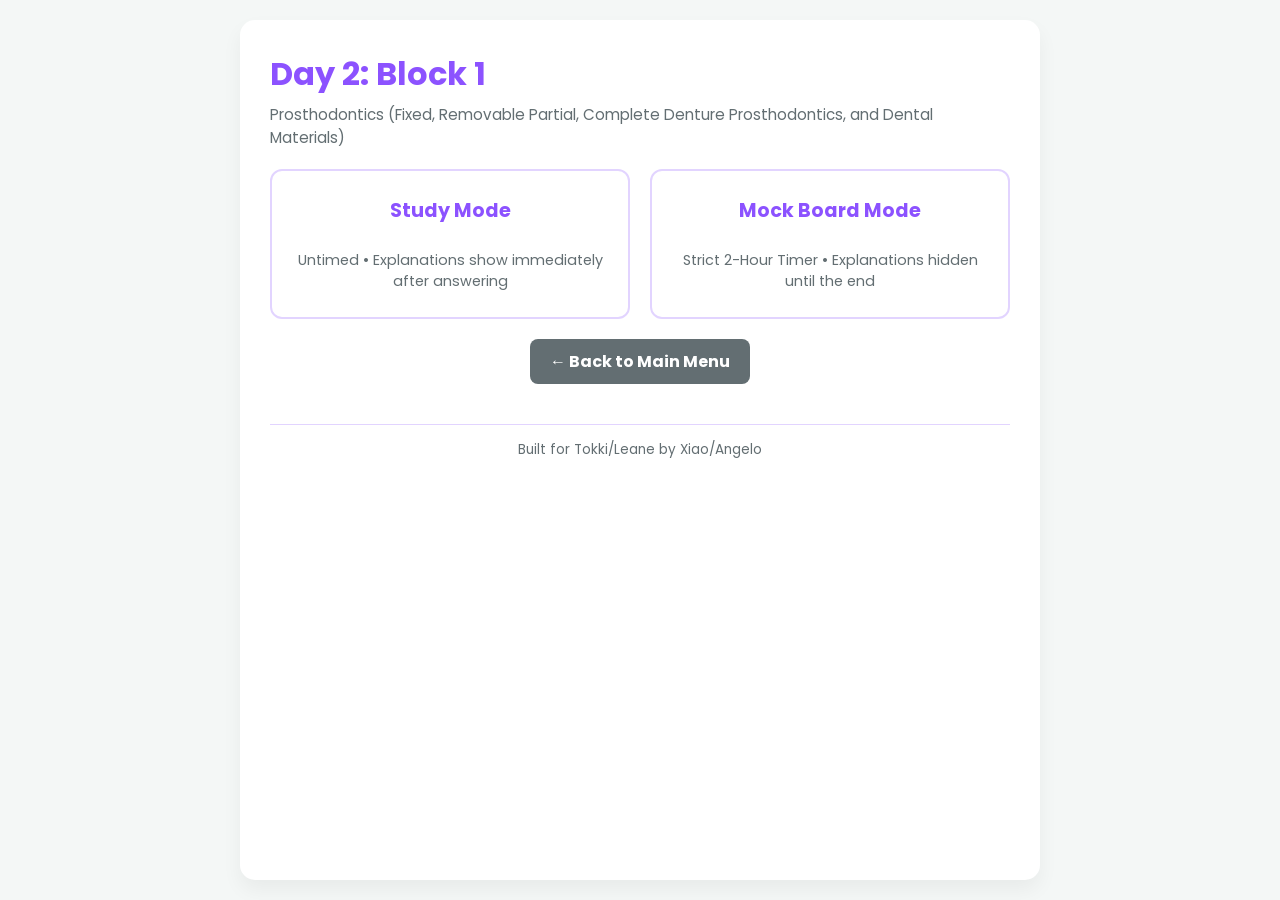
<file: day2/day2-block1.html>
<!DOCTYPE html>
<html lang="en">
<head>
    <meta charset="UTF-8">
    <meta name="viewport" content="width=device-width, initial-scale=1.0">
    <title>Tokki's Board Prep - Day 2 Block 1</title>
    <!-- Connects to your global CSS file -->
    <link rel="stylesheet" href="../css/style.css">
    <!-- INSTANT DARK MODE CHECK -->
    <script>
        if (localStorage.getItem('theme') === 'dark') {
            document.documentElement.setAttribute('data-theme', 'dark');
        }
    </script>
</head>
<body>

    <div class="quiz-container">
        
        <!-- INITIAL MODE SELECTION SCREEN -->
        <div class="home-screen" id="mode-selection">
            <h1>Day 2: Block 1</h1> <!-- CHANGE THIS FOR EACH FILE -->
            <p>Prosthodontics (Fixed, Removable Partial, Complete Denture Prosthodontics, and Dental Materials)</p> <!-- CHANGE THIS FOR EACH FILE -->
            
            <div class="day-buttons">
                <button class="day-btn" onclick="startQuiz('study')">
                    <strong>Study Mode</strong><br>
                    <span style="font-size: 0.9rem; font-weight: normal; color: var(--text-light);">Untimed • Explanations show immediately after answering</span>
                </button>
                <button class="day-btn" onclick="startQuiz('mock')">
                    <strong>Mock Board Mode</strong><br>
                    <span style="font-size: 0.9rem; font-weight: normal; color: var(--text-light);">Strict 2-Hour Timer • Explanations hidden until the end</span>
                </button>
            </div>
            
            <!-- Centered, beautifully styled Back Button -->
            <div style="text-align: center; margin-top: 10px;">
                <a href="../index.html" class="nav-btn" style="background: var(--text-light); text-decoration: none; display: inline-block;">← Back to Main Menu</a>
            </div>
        </div>

        <!-- THE QUIZ UI (Hidden until mode is selected) -->
        <div id="quiz-ui" style="display:none;">
            <div class="quiz-header">
                <a href="../index.html" class="back-btn">← Exit</a>
                <div class="progress" id="progress">Loading...</div>
                <div class="timer" id="timer-display" style="display: none;">⏱ Time Left: 2:00:00</div>
            </div>

            <div class="question" id="question">Loading question...</div>
            <div class="options" id="options"></div>
            
            <div class="rationale-box" id="rationale-box">
                <strong>Explanation:</strong>
                <span id="rationale-text"></span>
            </div>

            <div class="controls">
                <button class="nav-btn" id="prev-btn" onclick="prevQuestion()">Previous</button>
                <button class="nav-btn" id="next-btn" onclick="nextQuestion()">Next</button>
            </div>
        </div>

        <!-- THE RESULTS SCREEN -->
        <div class="results-screen" id="results-screen" style="display:none;">
            <h2>Block Complete!</h2>
            <p>You scored <strong id="score">0</strong> out of <span id="total">0</span>!</p>
            <div id="results-message" class="results-details"></div>
            <a href="../index.html" class="nav-btn" style="text-decoration: none; display: inline-block; margin-top: 20px;">Return to Main Menu</a>
        </div>

        <!-- THE OFFICIAL DEDICATION FOOTER -->
        <div class="app-footer">
            Built for Tokki/Leane by Xiao/Angelo
        </div>

    </div>

    <script>
        // Your massive const quizData = [ ... ] array stays perfectly safe right here!
        const quizData = [
            
            {
                "question": "1. In complete denture fabrication, the primary stress-bearing area of the mandibular arch—which is heavily composed of dense cortical bone and resists vertical displacement—is the:",
                "options": [
                    "Alveolar ridge crest",
                    "Retromolar pad",
                    "Buccal shelf",
                    "Mylohyoid ridge"
                ],
                "correct": 2,
                "rationale": "The buccal shelf is the primary stress-bearing area for a lower denture because it is made of dense cortical bone and sits exactly perpendicular to vertical chewing forces. (The crest of the lower ridge is spongy cancellous bone and resorbs easily)."
            },
            {
                "question": "2. When evaluating a patient's occlusion for a complete denture, the Vertical Dimension of Rest (VDR) is clinically determined when the muscles of mastication are completely relaxed. The Vertical Dimension of Occlusion (VDO) should mathematically be:",
                "options": [
                    "Exactly equal to the VDR.",
                    "Greater than the VDR by 2 to 4 mm.",
                    "Less than the VDR by 2 to 4 mm.",
                    "Less than the VDR by 8 to 10 mm."
                ],
                "correct": 2,
                "rationale": "VDO + Freeway Space = VDR. The VDO (teeth touching) must always be 2 to 4 mm LESS than the VDR (jaw relaxed) to create the 'freeway space'. If VDO is too high, the teeth will click when speaking and the muscles will spasm."
            },
            {
                "question": "3. A patient returns to your clinic complaining that their new complete dentures \"click\" and \"clatter\" together constantly when they talk. What is the most likely error made during fabrication?",
                "options": [
                    "The Vertical Dimension of Occlusion (VDO) is too small (overclosed).",
                    "The Vertical Dimension of Occlusion (VDO) is too large (inadequate freeway space).",
                    "The posterior palatal seal is too thick.",
                    "The incisal guidance is set to zero."
                ],
                "correct": 1,
                "rationale": "Clicking of denture teeth during speech is the classic sign of an excessive VDO. Because there is no freeway space, the patient's teeth physically crash together every time they try to form normal words."
            },
            {
                "question": "4. During a phonetic evaluation of a wax try-in, you ask the patient to count from \"fifty to fifty-nine\" (F and V sounds, or fricatives). What specific dental relationship are you strictly evaluating?",
                "options": [
                    "The closest speaking space between the upper and lower premolars.",
                    "The relationship of the maxillary incisal edges to the wet-dry line of the lower lip.",
                    "The relationship of the lingual surface of the maxillary incisors to the tip of the tongue.",
                    "The horizontal overlap (overjet) of the posterior teeth."
                ],
                "correct": 1,
                "rationale": "F and V sounds (Labiodental fricatives) are created by blowing air between the top front teeth and the bottom lip. If the teeth are too long, the 'F' sounds like a 'V'. If they are too short, the 'V' sounds like an 'F'."
            },
            {
                "question": "5. In the design of a Removable Partial Denture (RPD), a major connector must be completely rigid. When selecting a mandibular major connector, a Lingual Bar is preferred. However, a Lingual Plate MUST be used instead if the depth of the lingual vestibule is less than:",
                "options": [
                    "3 mm",
                    "5 mm",
                    "8 mm",
                    "12 mm"
                ],
                "correct": 2,
                "rationale": "A lingual bar requires an absolute minimum of 8 mm of vertical space (3 mm clearance from the gingival margin + 5 mm for the height of the actual metal bar). If there is less than 8 mm, you must use a lingual plate."
            },
            {
                "question": "6. A patient is missing teeth #18, #19, and #20. All other mandibular teeth are present. According to the Kennedy Classification system for RPDs, this arch is classified as:",
                "options": [
                    "Class I",
                    "Class II",
                    "Class III",
                    "Class IV"
                ],
                "correct": 1,
                "rationale": "Kennedy Class I is bilateral distal extension (no back teeth on both sides). Class II is a unilateral distal extension (missing back teeth on only one side). Class III is a bounded edentulous space. Class IV is a single space crossing the midline."
            },
            {
                "question": "7. According to Applegate's Rules for Kennedy Classification, if a third molar is missing and will NOT be replaced with the partial denture, how does it affect the classification?",
                "options": [
                    "It automatically creates a Class I classification.",
                    "It is counted as a modification space.",
                    "It is completely ignored and not considered in the classification.",
                    "It forces the classification to become a Class III."
                ],
                "correct": 2,
                "rationale": "Applegate's Rule #2: If a third molar is missing and is not going to be replaced in the RPD, it is completely ignored when determining the Kennedy classification."
            },
            {
                "question": "8. An irreversible hydrocolloid (Alginate) impression is highly sensitive to the environment. If an alginate impression is left sitting on the counter in the dry open air for 30 minutes, it will shrink and distort due to the evaporation of water. This specific physical process is called:",
                "options": [
                    "Imbibition",
                    "Syneresis",
                    "Hysteresis",
                    "Polymerization"
                ],
                "correct": 1,
                "rationale": "Syneresis is the squeezing out or evaporation of water, causing shrinkage. Imbibition is the opposite: the alginate absorbing water like a sponge (if left wrapped in a dripping wet towel), causing swelling."
            },
            {
                "question": "9. In fixed prosthodontics, you must preserve adequate tooth structure to prevent the crown from snapping off the tooth at the gumline. The 'Ferrule Effect' dictates that the crown margin must grip a minimum vertical height of solid, healthy dentin above the core buildup. What is this minimum height?",
                "options": [
                    "0.5 mm",
                    "1.5 to 2.0 mm",
                    "3.0 to 4.0 mm",
                    "5.0 mm"
                ],
                "correct": 1,
                "rationale": "A ferrule is a ring of solid, natural tooth structure. To prevent catastrophic root fracture, the artificial crown must encircle at least 1.5 to 2.0 mm of 360-degree healthy tooth structure above the gumline."
            },
            {
                "question": "10. You are preparing tooth #30 for a Porcelain-Fused-to-Metal (PFM) crown. What is the ideal margin design required for the facial aspect (the porcelain margin) to ensure adequate bulk and esthetics without fracturing?",
                "options": [
                    "Feather-edge",
                    "Chamfer",
                    "Deep Shoulder (1.2 to 1.5 mm)",
                    "Knife-edge"
                ],
                "correct": 2,
                "rationale": "Porcelain is extremely brittle and requires massive bulk (thickness) to prevent fracture and mask the dark metal underneath. Therefore, the facial margin of a PFM (and all-ceramic crowns) requires a heavy 90-degree shoulder. (Metal margins use a lighter chamfer)."
            },
            {
                "question": "11. When pouring a final master cast for a fixed bridge, the dentist requests Type IV Gypsum (High-Strength Dental Stone / Die Stone). How is Type IV gypsum chemically manufactured to make it so much denser than standard plaster?",
                "options": [
                    "By boiling gypsum in a 30% calcium chloride solution.",
                    "By heating gypsum in an open kettle at 110°C.",
                    "By adding massive amounts of excess water during mixing.",
                    "By dissolving it in hydrofluoric acid."
                ],
                "correct": 0,
                "rationale": "Type IV (Die Stone) is produced by boiling the raw gypsum in a calcium chloride solution. This creates incredibly smooth, non-porous, cuboidal alpha-hemihydrate crystals that require very little water to mix, resulting in a rock-hard master cast."
            },
            {
                "question": "12. In the design of a complete upper denture, the Posterior Palatal Seal (PPS) is a raised ridge of acrylic that provides a vacuum seal. Anatomically, this seal is carved into the master cast so that it rests exactly on compressible tissue located at the:",
                "options": [
                    "Hard palate",
                    "Vibrating line",
                    "Incisive papilla",
                    "Rugae"
                ],
                "correct": 1,
                "rationale": "The vibrating line is the imaginary line marking the transition between the immovable hard palate and the movable soft palate. The posterior palatal seal sinks slightly into the soft, compressible tissue just in front of or exactly on this line."
            },
            {
                "question": "13. While making a final impression for a complete lower denture, the patient is asked to extend their tongue out and lick their upper and lower lips. What specific anatomical structure is the dentist actively attempting to capture and mold in the lingual border of the impression?",
                "options": [
                    "The mylohyoid muscle",
                    "The retromolar pad",
                    "The buccal frenum",
                    "The lingual frenum and the floor of the mouth"
                ],
                "correct": 3,
                "rationale": "Having the patient aggressively move their tongue activates the genioglossus muscle and the lingual frenum, perfectly molding the anterior lingual border of the impression tray so it won't pop up when the patient eats or talks."
            },
            {
                "question": "14. Which specific component of a Removable Partial Denture (RPD) framework is exclusively designed to prevent tissueward (downward) movement of the prosthesis under chewing forces?",
                "options": [
                    "The retentive clasp arm",
                    "The rest seat / rest",
                    "The major connector",
                    "The guiding plane"
                ],
                "correct": 1,
                "rationale": "The Rest (which sits in the Rest Seat) provides SUPPORT. It literally stops the heavy metal framework from sinking down and crushing the patient's gingiva into the bone."
            },
            {
                "question": "15. You are designing an RPD for a Kennedy Class I arch (bilateral distal extension). To prevent the distal ends of the denture from lifting up and flipping off the tissue when the patient eats sticky food, what specific RPD component must be utilized?",
                "options": [
                    "A more flexible retentive clasp.",
                    "An indirect retainer (e.g., an occlusal rest on a premolar far away from the distal extension).",
                    "A wider major connector.",
                    "A completely rigid cast clasp."
                ],
                "correct": 1,
                "rationale": "Class I and II RPDs act like a seesaw on a fulcrum line. An indirect retainer is a rest placed as far forward of the fulcrum line as possible to prevent the back of the 'seesaw' from flying up."
            },
            {
                "question": "16. In fixed prosthodontics, a pontic is the artificial tooth replacing a missing natural tooth on a bridge. Which pontic design is considered the most highly esthetic for the anterior maxilla because it literally appears to grow directly out of the gum tissue?",
                "options": [
                    "Sanitary (Hygienic) pontic",
                    "Saddle (Ridge lap) pontic",
                    "Ovate pontic",
                    "Conical pontic"
                ],
                "correct": 2,
                "rationale": "The Ovate pontic is perfectly egg-shaped and sits slightly recessed into a surgically prepared concavity in the healing gingiva, creating the perfect illusion that it is growing out of the gums naturally."
            },
            {
                "question": "17. A patient with completely edentulous arches asks why you cannot just make the denture teeth perfectly flat. You explain the concept of 'Balanced Occlusion.' In Hanau's Quint, what are the five factors that must be perfectly balanced to maintain denture stability?",
                "options": [
                    "Condylar guidance, Incisal guidance, Compensating curve, Occlusal plane, and Cuspal inclination.",
                    "VDO, VDR, Freeway space, Centric relation, and Centric occlusion.",
                    "Retention, Support, Stability, Adhesion, and Cohesion.",
                    "Overbite, Overjet, Curve of Spee, Curve of Wilson, and Christensen's phenomenon."
                ],
                "correct": 0,
                "rationale": "Hanau's Quint states: (Condylar Guidance x Incisal Guidance) / (Occlusal Plane x Cuspal Inclination x Compensating Curve). These 5 geometric angles must be perfectly balanced so the denture doesn't tip over when the patient moves their jaw side to side."
            },
            {
                "question": "18. During a wax try-in for a complete denture, you test the sibilant sounds (the 'S' and 'Z' sounds, like \"Sixty-Six\"). If the patient is producing a highly noticeable 'whistling' sound, what is the geometric cause?",
                "options": [
                    "The anterior teeth are set too far labially (forward).",
                    "The anterior teeth are set too far lingually (backward).",
                    "The palatal vault of the acrylic is too narrow or the teeth are set too far palatally, constricting the air flow.",
                    "The VDO is completely open."
                ],
                "correct": 2,
                "rationale": "A whistling 'S' sound means the air is being funneled too tightly. The upper premolars/molars are usually set too far inward toward the tongue, or the acrylic on the palate is too thick."
            },
            {
                "question": "19. You are taking a final impression for a crown using a Polyvinyl Siloxane (PVS) impression material. You notice the material completely fails to set around the margins of the tooth. What most likely caused this chemical inhibition?",
                "options": [
                    "The tooth was too dry.",
                    "You mixed it with a metal spatula.",
                    "You manipulated the putty using latex gloves.",
                    "You exposed the material to the curing light."
                ],
                "correct": 2,
                "rationale": "PVS (Addition Silicone) is polymerized via a delicate platinum catalyst. The sulfur compounds found heavily in powdered latex gloves physically poison and permanently deactivate this platinum catalyst, preventing the impression from ever setting."
            },
            {
                "question": "20. In dental materials, Polyether is an excellent, highly accurate elastomeric impression material. However, what is its primary, notoriously difficult clinical disadvantage?",
                "options": [
                    "It smells heavily of sulfur.",
                    "It shrinks massively by releasing water.",
                    "It is incredibly stiff and rigid when fully set, making it extremely difficult to remove from severe undercuts.",
                    "It takes 20 minutes to set in the mouth."
                ],
                "correct": 2,
                "rationale": "Polyether is highly hydrophilic (loves moisture) and incredibly accurate, but when it polymerizes, it turns almost rock-hard. Pulling a set polyether impression over teeth with massive undercuts or bridges can literally extract a loose tooth."
            },
            {
                "question": "21. When designing an RPD framework, the minor connector attaching the clasp assembly to the major connector must form what specific angle to the major connector to evenly distribute stress?",
                "options": [
                    "A sharp 45-degree angle",
                    "A sharp 90-degree right angle",
                    "A rounded, sweeping 90-degree angle",
                    "A parallel line"
                ],
                "correct": 2,
                "rationale": "Minor connectors must join the major connector at a 90-degree angle, but the junction itself MUST be smoothly rounded (filleted). A sharp, unrounded internal right angle will act as a stress concentrator and the metal will fracture there."
            },
            {
                "question": "22. The \"Combination Syndrome\" (Kelly's Syndrome) is a severely destructive anatomical phenomenon. It occurs specifically when:",
                "options": [
                    "A mandibular complete denture opposes a maxillary complete denture.",
                    "A maxillary complete denture opposes natural mandibular anterior teeth and a bilateral distal extension RPD.",
                    "A patient wears their dentures 24 hours a day without removing them.",
                    "A patient has both periodontal disease and severe caries."
                ],
                "correct": 1,
                "rationale": "Because the natural lower front teeth hit the acrylic upper denture with incredible force, the upper front jawbone is completely obliterated and replaced by flabby fibrous tissue. The lower jawbone in the back resorbs, and the maxillary tuberosities overgrow immensely."
            },
            {
                "question": "23. In the science of dental ceramics, the phenomenon known as \"Metamerism\" frequently causes patients to complain about their new crowns. What does metamerism mean?",
                "options": [
                    "The porcelain fractures when exposed to hot and cold liquids.",
                    "The porcelain shrinks heavily in the firing oven.",
                    "Two colors appear to perfectly match under one light source (like the clinic lights) but look entirely different under a different light source (like natural sunlight).",
                    "The porcelain turns completely opaque over time."
                ],
                "correct": 2,
                "rationale": "Metamerism is a trick of the light. You must take a shade match in natural daylight, because the fluorescent clinic lights have a different spectral wavelength and can make a mismatched crown look perfectly disguised until the patient walks outside."
            },
            {
                "question": "24. When preparing an anterior tooth for a porcelain veneer, what is the absolute ideal depth of the facial preparation to ensure maximum bond strength?",
                "options": [
                    "0.3 to 0.5 mm, remaining entirely within the enamel.",
                    "1.0 to 1.5 mm, exposing the dentin.",
                    "2.0 mm, reaching the inner third of dentin.",
                    "No preparation is ever required for veneers."
                ],
                "correct": 0,
                "rationale": "Veneers rely completely on the massive bond strength of acid-etched enamel. If you drill too deep (past 0.5mm) and expose the dentin, the veneer's bond strength drops drastically, and it is highly likely to pop off."
            },
            {
                "question": "25. Which casting alloy classification contains absolutely zero precious metals, is incredibly cheap, has a very high melting temperature, and is notorious for causing allergic contact dermatitis in female patients?",
                "options": [
                    "High Noble Alloys",
                    "Noble Alloys",
                    "Base Metal Alloys (e.g., Nickel-Chromium or Cobalt-Chromium)",
                    "Titanium Alloys"
                ],
                "correct": 2,
                "rationale": "Base metals (like Nickel-Chromium) are incredibly hard and cheap, making them great for RPD frameworks. However, roughly 10-15% of women have a nickel allergy (often from cheap jewelry), which will cause a severe allergic reaction in their mouth."
            },
            {
                "question": "26. During the construction of a custom tray for a complete denture, the dentist places a layer of baseplate wax over the master cast before applying the acrylic. What is the specific purpose of this wax?",
                "options": [
                    "To prevent the acrylic from sticking to the stone cast.",
                    "To provide a uniform 2-3 mm of space (relief) for the final impression material.",
                    "To create physical retention for the tray handle.",
                    "To stop the patient from gagging."
                ],
                "correct": 1,
                "rationale": "Impression materials (like PVS or Polysulfide) require a specific, uniform thickness (usually 2-3mm) to cure accurately without tearing or distorting. The wax acts as a spacer, leaving a perfect gap between the custom tray and the patient's gums."
            },
            {
                "question": "27. When placing an implant in the posterior mandible, the surgeon must exercise extreme caution to avoid the inferior alveolar nerve. What is the absolute minimum distance of solid bone that MUST remain between the apical tip of the implant and the roof of the mandibular canal?",
                "options": [
                    "0.5 mm",
                    "1.0 mm",
                    "2.0 mm",
                    "5.0 mm"
                ],
                "correct": 2,
                "rationale": "The 'Rule of 2s' for safety: You must leave a minimum of 2.0 mm of solid bone between the bottom of the drill/implant and the nerve canal to prevent permanent paresthesia/numbness of the patient's lip and chin."
            },
            {
                "question": "28. You are adjusting the occlusion on a new PFM crown. The porcelain is heavily scratched by your diamond bur. Which material must be used extra-orally to polish the porcelain back to a high glaze?",
                "options": [
                    "Pumice",
                    "Rouge",
                    "Diamond polishing paste",
                    "Tin oxide"
                ],
                "correct": 2,
                "rationale": "Porcelain is harder than almost anything else. Only diamond particles (in a polishing paste) are hard enough to scratch and polish porcelain back to a shine. (Rouge is used exclusively for polishing GOLD outside the mouth)."
            },
            {
                "question": "29. In Removable Partial Denture (RPD) design, what is the specific biological purpose of a \"Guiding Plane\"?",
                "options": [
                    "To forcefully torque the abutment teeth into alignment.",
                    "To provide a single, predetermined path of insertion and removal, minimizing sheer stress on the abutment teeth.",
                    "To prevent the clasps from snapping off.",
                    "To act as an indirect retainer."
                ],
                "correct": 1,
                "rationale": "Guiding planes are flat surfaces drilled parallel to each other on the sides of the abutment teeth. They act like elevator tracks, forcing the RPD to slide straight down perfectly, protecting the teeth from being violently rocked back and forth every time the patient takes the denture out."
            },
            {
                "question": "30. A patient presents with a fiery red, highly edematous, cobblestone-like appearance precisely outlining the tissue under their maxillary complete denture. They admit they never take the denture out at night. This classic fungal infection is:",
                "options": [
                    "Epulis Fissuratum",
                    "Denture Stomatitis (Chronic Atrophic Candidiasis)",
                    "Inflammatory Papillary Hyperplasia",
                    "Angular Cheilitis"
                ],
                "correct": 1,
                "rationale": "Denture stomatitis is a massive overgrowth of Candida albicans trapped under a dirty denture. It is asymptomatic but looks violently red. (Inflammatory Papillary Hyperplasia is the advanced, bumpy 'cobblestone' stage of this condition)."
            },
            {
                "question": "31. An impression of a crown preparation is ruined because the gingival margins are completely obscured by blood and crevicular fluid. To stop the bleeding and physically push the gums away from the tooth, a retraction cord soaked in a hemostatic agent is used. Which common hemostatic agent operates by forming a bulky coagulum (clot) to plug the capillaries?",
                "options": [
                    "Epinephrine",
                    "Ferric Sulfate or Aluminum Chloride",
                    "Hydrogen Peroxide",
                    "Sodium Hypochlorite"
                ],
                "correct": 1,
                "rationale": "Aluminum Chloride and Ferric Sulfate are incredibly acidic and literally burn/coagulate the blood proteins instantly, forming a solid plug that stops the bleeding. Epinephrine stops bleeding through severe vasoconstriction, but can cause a massive spike in heart rate."
            },
            {
                "question": "32. In standard fixed prosthodontics, placing a crown on a severely broken-down tooth requires a post and core. If a tooth has been endodontically treated (root canal), what is the primary structural purpose of the metal or fiber POST?",
                "options": [
                    "To strengthen and reinforce the fragile root so it doesn't break.",
                    "To strictly provide retention for the core buildup material.",
                    "To physically seal the apical foramen.",
                    "To act as a thermal insulator."
                ],
                "correct": 1,
                "rationale": "This is a massive board exam trap. A post absolutely DOES NOT strengthen the root; drilling a hole actually weakens the root. The ONLY purpose of a post is to act like a tent pole to hold the core buildup material in place when there is no tooth structure left."
            },
            {
                "question": "33. What is the fundamental difference in the firing (setting) process between heat-cured acrylic (used for making final denture bases) and cold-cured/auto-cured acrylic (used for repairs or custom trays)?",
                "options": [
                    "Heat-cured acrylic uses camphorquinone as an initiator.",
                    "Heat-cured acrylic has more residual unreacted monomer and is highly porous.",
                    "Cold-cured acrylic requires a tertiary amine activator (like dimethyl-p-toluidine) to break down the benzoyl peroxide without heat.",
                    "Cold-cured acrylic shrinks 10x more."
                ],
                "correct": 2,
                "rationale": "Heat-cured acrylic uses pure heat from a water bath to snap the benzoyl peroxide bonds and start the reaction. Cold-cure acrylic requires a chemical (the amine) to chemically snap the bonds at room temperature. Because cold-cure is less efficient, it leaves a lot of weak, unreacted monomer behind."
            },
            {
                "question": "34. When selecting a shade for an all-ceramic anterior crown, the tooth must be slightly hydrated, and the dentist should glance at the shade tab for no more than 5 seconds at a time. Staring intensely at the tooth for too long will fatigue the color receptors in the eye, causing:",
                "options": [
                    "Metamerism",
                    "Color adaptation (Color fatigue/Blue-Yellow blindness)",
                    "Fluorescence",
                    "Opalescence"
                ],
                "correct": 1,
                "rationale": "Staring at a yellow tooth for too long fatigues the yellow cones in your eye. When you look away, your brain overcompensates with blue. Dentists are taught to glance at a blue background/bib to 'reset' their eyes before looking at the tooth again."
            },
            {
                "question": "35. A dentist is preparing tooth #8 for an all-ceramic Lithium Disilicate (E.max) crown. Unlike a PFM crown, what is the absolute minimum requirement for the axial wall reduction to prevent the ceramic from fracturing?",
                "options": [
                    "0.5 mm",
                    "1.0 to 1.5 mm",
                    "2.5 to 3.0 mm",
                    "4.0 mm"
                ],
                "correct": 1,
                "rationale": "All-ceramic crowns require heavy, uniform reduction for massive bulk strength. The margin must be a 1.0 - 1.5mm flat shoulder, and the incisal edge requires 2.0 mm of clearance."
            },
            {
                "question": "36. To properly bond a Lithium Disilicate (E.max) crown to a tooth, the internal surface of the ceramic crown must first be chemically etched. Which highly dangerous, glass-eating acid is exclusively used to etch the inside of ceramic crowns?",
                "options": [
                    "37% Phosphoric acid",
                    "10% Polyacrylic acid",
                    "5% to 9% Hydrofluoric acid",
                    "Hydrochloric acid"
                ],
                "correct": 2,
                "rationale": "Hydrofluoric acid (HF) is a unique, highly toxic acid that physically dissolves the glassy matrix of the porcelain, leaving massive microporosities. (Phosphoric acid is used on the tooth, HF is used on the crown)."
            },
            {
                "question": "37. After etching the inside of a porcelain crown with Hydrofluoric acid, a specific chemical coupling agent must be painted onto the porcelain. This chemical has a 'dual' nature: one end bonds to the silica in the porcelain, and the other end bonds to the composite resin cement. What is this agent?",
                "options": [
                    "HEMA (Primer)",
                    "Silane",
                    "Bis-GMA",
                    "Triclosan"
                ],
                "correct": 1,
                "rationale": "Silane is the magic chemical bridge in ceramics. Without silane, the plastic resin cement cannot chemically stick to the glass porcelain. It bridges the inorganic glass to the organic plastic."
            },
            {
                "question": "38. In RPD design, the \"RPI concept\" is an incredibly popular clasp assembly designed specifically for Class I and II distal extension cases to prevent torquing the abutment tooth. What do the letters R, P, and I stand for?",
                "options": [
                    "Rest (Mesial), Proximal Plate (Distal), I-bar (Facial)",
                    "Rest (Distal), Plate (Lingual), I-bar (Lingual)",
                    "Resin, Porcelain, Ionomer",
                    "Rigid, Passive, Indirect"
                ],
                "correct": 0,
                "rationale": "The RPI system places the Rest on the MESIAL pit. When the patient bites down on the back of the denture, the mesial rest forces the I-bar clasp to swing down and AWAY from the tooth, completely disengaging so it doesn't pry the tooth out of the socket."
            },
            {
                "question": "39. During the final processing of a complete denture in the lab, the acrylic resin undergoes polymerization shrinkage. Because of the physical shape of the palate, this shrinkage causes the denture base to lift away from the master cast precisely at the:",
                "options": [
                    "Incisive papilla",
                    "Mid-palatal suture (center of the palate)",
                    "Posterior palatal seal",
                    "Buccal flanges"
                ],
                "correct": 1,
                "rationale": "As the acrylic shrinks in the flask, it pulls inward toward the thickest areas (the ridges). This causes the thin acrylic in the center of the palate to pull away from the cast, which is why clinical adjustment of the palatal vault is often needed."
            },
            {
                "question": "40. Dental gypsum products (Plaster and Stone) undergo an exothermic reaction when they set. If the dental assistant mixes the stone with water that is TOO HOT (e.g., 50°C / 120°F), what will happen to the setting time?",
                "options": [
                    "It will drastically decrease (set too fast).",
                    "It will drastically increase (set very slowly).",
                    "The gypsum will explode.",
                    "The water temperature has absolutely no effect."
                ],
                "correct": 0,
                "rationale": "Increasing the water temperature accelerates the chemical reaction, causing the stone to set far too rapidly. However, if the water is BOILING (near 100°C), it actually kills the reaction and the stone will never set."
            },
            {
                "question": "41. You are evaluating the retention of a complete maxillary denture. The denture stays in perfectly when the patient is at rest, but instantly drops and falls down when the patient opens their mouth completely wide. What is the most likely cause?",
                "options": [
                    "The posterior palatal seal is too short.",
                    "The distobuccal flanges are too thick and overextended, interfering with the coronoid process.",
                    "The VDO is too large.",
                    "The teeth are set in crossbite."
                ],
                "correct": 1,
                "rationale": "When a patient opens extremely wide, the coronoid processes of the mandible swing all the way forward and pinch against the back corners of the upper jaw. If the upper denture flange is too thick there, the coronoid process physically knocks the denture out."
            },
            {
                "question": "42. According to the mechanics of fixed partial dentures (bridges), Ante's Law is a golden mathematical rule that must be obeyed to ensure the bridge does not fail under chewing forces. What does Ante's Law state?",
                "options": [
                    "The pontic must be narrower than the abutments.",
                    "The combined root surface area of all abutment teeth must be equal to or greater than the root surface area of the teeth being replaced.",
                    "The bridge must not span more than two teeth.",
                    "The ferrule must be 2mm."
                ],
                "correct": 1,
                "rationale": "Ante's law strictly evaluates the roots. You cannot use two weak lateral incisors to support a heavy 4-unit bridge replacing central incisors because their roots are too small. The roots of the pillars must be stronger than the weight of the bridge."
            },
            {
                "question": "43. When taking a facebow transfer during denture construction, what exact anatomical relationship is the dentist capturing to transfer to the articulator?",
                "options": [
                    "The relationship of the mandible to the maxilla.",
                    "The 3D spatial relationship of the maxillary arch to the transverse hinge axis (the condyles) of the skull.",
                    "The Vertical Dimension of Occlusion.",
                    "The exact size of the patient's face."
                ],
                "correct": 1,
                "rationale": "The facebow locks into the ears (condyles) and bites onto the upper jaw. It literally transfers the exact angle and distance of the upper jaw away from the jaw joint, so the upper cast can be mounted accurately on the articulator."
            },
            {
                "question": "44. A patient has an old, terribly fitting complete upper denture that rocks back and forth. You notice severe, folded, hyperplastic tissue growing over the borders of the denture flanges in the vestibule. This fibrous tissue overgrowth, caused by a sharp, overextended flange, is called:",
                "options": [
                    "Papillary hyperplasia",
                    "Epulis Fissuratum (Inflammatory fibrous hyperplasia)",
                    "Peripheral ossifying fibroma",
                    "Ranula"
                ],
                "correct": 1,
                "rationale": "Epulis Fissuratum is the body's reaction to the sharp edge of a loose denture cutting into the vestibule. The tissue hypertrophies and folds over the flange like a hot dog bun to protect itself. It must be surgically excised before a new denture is made."
            },
            {
                "question": "45. An RPD cast clasp (like an Akers clasp) consists of a retentive arm and a bracing (reciprocal) arm. Where must the rigid BRACING arm be placed, and what is its specific function?",
                "options": [
                    "Below the height of contour; to retain the denture.",
                    "Above the height of contour on the opposite side of the tooth; to counteract the heavy pushing force of the retentive arm as the denture is removed.",
                    "In the undercut; to provide flexibility.",
                    "On the occlusal surface; to provide support."
                ],
                "correct": 1,
                "rationale": "The retentive arm sits in an undercut and has to 'flex' over the bulge of the tooth. When it flexes, it pushes hard against the tooth. If the rigid bracing arm isn't on the other side to push back, the tooth will eventually be pushed out of its socket."
            },
            {
                "question": "46. A 10-year-old child completely avulses (knocks out) tooth #8. The mother calls you in a panic. You instruct her to gently rinse the tooth without touching the root and immediately place it in a transport medium to keep the PDL cells alive. Which liquid is considered the BEST transport medium?",
                "options": [
                    "Cold tap water",
                    "Saliva (spitting in a cup)",
                    "Cold milk or Hank's Balanced Salt Solution (HBSS)",
                    "Rubbing alcohol"
                ],
                "correct": 2,
                "rationale": "HBSS (Save-A-Tooth) is the absolute best, but cold milk is the best readily available option. Milk has the perfect osmolality and pH to keep the delicate PDL cells alive for up to 6 hours. Tap water is hypotonic and will cause the cells to instantly explode."
            },
            {
                "question": "47. Dental amalgam undergoes dimensional changes during its setting reaction. A severe, delayed expansion of amalgam—causing intense pain and possible tooth fracture—is exclusively caused by moisture contamination reacting with which specific metal in the alloy?",
                "options": [
                    "Silver",
                    "Copper",
                    "Tin",
                    "Zinc"
                ],
                "correct": 3,
                "rationale": "Zinc acts as a scavenger to prevent oxidation during manufacturing. However, if zinc touches water (saliva/blood) during packing, it creates Zinc Oxide and Hydrogen Gas. The gas builds up massive pressure inside the filling, blowing it apart weeks later."
            },
            {
                "question": "48. During the fabrication of a metal-ceramic (PFM) crown, the metal substructure goes through an 'oxidizing' or 'degassing' cycle in the oven before the porcelain is applied. What is the purpose of this crucial step?",
                "options": [
                    "To melt the metal to fit the die.",
                    "To completely sterilize the metal.",
                    "To form a microscopic oxide layer on the metal surface, which is absolutely required for the porcelain to chemically bond to the metal.",
                    "To make the metal look tooth-colored."
                ],
                "correct": 2,
                "rationale": "Porcelain does not bond to pure metal. It bonds to the OXIDE layer on the metal. The degassing cycle burns off impurities and creates this delicate, perfectly thick oxide layer for the porcelain to grab onto."
            },
            {
                "question": "49. When evaluating a diagnostic cast, the \"Height of Contour\" (Survey Line) is identified using a surveyor. The area on the tooth situated GINGIVAL to (below) this survey line is defined as the:",
                "options": [
                    "Suprabulge area",
                    "Undercut area",
                    "Guiding plane",
                    "Rest seat"
                ],
                "correct": 1,
                "rationale": "The height of contour is the absolute fattest, most bulging part of the tooth. Anything below that line curves inward toward the root, creating an 'undercut'. The flexible tip of a retentive clasp MUST sit in this undercut to prevent the denture from falling out."
            },
            {
                "question": "50. Complete dentures can occasionally cause the patient to bite their own cheek or tongue while eating. A lack of horizontal overlap (overjet) in the posterior teeth usually causes cheek biting. What is the most common cause of TONGUE biting in a new denture?",
                "options": [
                    "The teeth are set in an end-to-end bite.",
                    "The posterior teeth are set too far to the lingual, trapping the tongue.",
                    "The Vertical Dimension of Occlusion is over-opened.",
                    "The compensating curve is too steep."
                ],
                "correct": 1,
                "rationale": "If the posterior teeth are set too far inward (lingual to the ridge crest), they severely crowd the tongue's physical space. Every time the patient chews, the tongue gets crushed between the teeth."
            },
            {
        "question": "51. In the fabrication of an RPD, what is the primary purpose of a 'Surveyor'?",
        "options": [
            "To measure the vertical dimension of occlusion.",
            "To identify the height of contour and locate favorable undercuts on abutment teeth.",
            "To determine the condylar inclination of the patient.",
            "To measure the exact thickness of the acrylic base."
        ],
        "correct": 1,
        "rationale": "A dental surveyor is a parallelometer used to map the absolute widest part of the tooth (height of contour). This allows the dentist to find the perfect undercuts to place the retentive clasp tips, ensuring the denture stays in place without putting destructive torque on the teeth."
    },
    {
        "question": "52. When mixing Alginate (irreversible hydrocolloid), the assistant uses water that is significantly colder than room temperature. What effect will this have on the material?",
        "options": [
            "It will completely prevent the alginate from setting.",
            "It will significantly increase (lengthen) the setting time, giving the operator more working time.",
            "It will decrease the setting time, making it set instantly.",
            "It will cause the alginate to become rock hard and impossible to remove."
        ],
        "correct": 1,
        "rationale": "Alginate setting is a chemical reaction heavily dependent on temperature. Cold water slows the reaction down (increasing working time). Warm water speeds the reaction up (decreasing working time, useful for patients with a severe gag reflex)."
    },
    {
        "question": "53. In a complete maxillary denture, the 'postpalatal seal' (PPS) compensates for the polymerization shrinkage of acrylic. Which anatomical structure determines the ANTERIOR border of the posterior palatal seal?",
        "options": [
            "The vibrating line.",
            "The fovea palatinae.",
            "The 'blow line' or the junction of the hard and soft palate.",
            "The hamular notch."
        ],
        "correct": 2,
        "rationale": "The PPS is carved into compressible tissue. Its posterior boundary is the vibrating line (the 'ah' line). Its anterior boundary is the actual anatomical junction of the hard and soft palate (the 'blow line', found by having the patient hold their nose and blow out gently)."
    },
    {
        "question": "54. Polysulfide is an older, messy elastomeric impression material. What is its primary chemical byproduct during the polymerization reaction, which causes it to shrink significantly if not poured immediately?",
        "options": [
            "Hydrogen gas",
            "Ethyl alcohol",
            "Water",
            "Acetic acid"
        ],
        "correct": 2,
        "rationale": "Polysulfide sets via a condensation reaction that releases water as a byproduct. Because water evaporates out of the impression over time, the impression physically shrinks. It must be poured with stone within 1 hour."
    },
    {
        "question": "55. Which of the following elastomeric impression materials is considered the most dimensionally stable over time, allowing the lab to pour the master cast several days later without any distortion?",
        "options": [
            "Irreversible hydrocolloid (Alginate)",
            "Condensation silicone",
            "Polyether",
            "Addition silicone (Polyvinyl Siloxane / PVS)"
        ],
        "correct": 3,
        "rationale": "Addition silicone (PVS) undergoes an addition reaction with absolutely no volatile byproducts. It is incredibly stable; you can wait days or even weeks to pour the impression, and it will remain perfectly accurate."
    },
    {
        "question": "56. When evaluating the esthetics of a maxillary complete denture, the dentist uses the 'Campers Line' (Alar-Tragus line) as a reference point. The occlusal plane of the posterior denture teeth should be perfectly parallel to the Campers Line and to the:",
        "options": [
            "Frankfort horizontal plane",
            "Interpupillary line",
            "Mid-sagittal plane",
            "Curve of Wilson"
        ],
        "correct": 1,
        "rationale": "Esthetically, the anterior occlusal plane must be parallel to the interpupillary line (the line connecting the pupils of the eyes). The posterior occlusal plane must be parallel to the Camper's line (from the bottom of the nose to the tragus of the ear)."
    },
    {
        "question": "57. Dental cements are evaluated by their film thickness. According to ADA specifications, for a permanent luting cement (like zinc phosphate) to allow a cast gold crown to seat completely, the maximum acceptable film thickness is:",
        "options": [
            "5 microns",
            "25 microns",
            "50 microns",
            "100 microns"
        ],
        "correct": 1,
        "rationale": "A luting cement must be incredibly thin to prevent holding the crown up off the margins. The maximum allowable film thickness for a Type I permanent luting cement is strictly 25 microns."
    },
    {
        "question": "58. In fixed prosthodontics, placing a subgingival margin is sometimes necessary. However, if the margin is placed too deep and invades the biologic width, what is the body's primary physiological response?",
        "options": [
            "Hypercementosis.",
            "Chronic gingival inflammation and unpredictable crestal bone resorption to re-establish the width.",
            "Ankylosis of the tooth to the bone.",
            "Formation of a traumatic bone cyst."
        ],
        "correct": 1,
        "rationale": "The body fiercely defends its biologic width (the ~2mm of tissue between the bone and the bottom of the sulcus). If a crown margin invades this space, the immune system will constantly attack it, causing chronic bleeding gums and destroying the underlying bone to move away from the invading crown."
    },
    {
        "question": "59. Which type of major connector is generally indicated for a maxillary Removable Partial Denture (RPD) when the patient has a massive, inoperable palatal torus?",
        "options": [
            "Anterior-posterior palatal strap",
            "Full palatal plate",
            "U-shaped (Horseshoe) palatal connector",
            "Single palatal bar"
        ],
        "correct": 2,
        "rationale": "While the U-shaped (horseshoe) connector is structurally the weakest and least desirable maxillary major connector, it is absolutely mandatory if the patient has a massive palatal torus in the center of the roof of their mouth that cannot be crossed or covered."
    },
    {
        "question": "60. You are cementing an all-ceramic Lithium Disilicate (E.max) crown on tooth #8. To maximize esthetics and bond strength, you choose a dual-cure resin cement. What must you absolutely avoid doing to the tooth preparation prior to cementation?",
        "options": [
            "Cleaning the prep with pumice.",
            "Etching the enamel margins with phosphoric acid.",
            "Applying a dentin bonding agent.",
            "Using a eugenol-containing temporary cement for the provisional crown."
        ],
        "correct": 3,
        "rationale": "Eugenol chemically scavenges free radicals and profoundly inhibits the polymerization of resin cements. If you use a ZOE temporary cement, the permanent resin cement will not harden properly, and the beautiful E.max crown will eventually fall off."
    },
    {
        "question": "61. During the fabrication of a complete denture, 'Christensen's Phenomenon' occurs when the patient protrudes their mandible (slides the lower jaw forward). What exactly is Christensen's Phenomenon?",
        "options": [
            "The posterior teeth separate and create a visible gap (disclusion) during protrusion.",
            "The anterior teeth clash together causing the denture to drop.",
            "The condyle dislocates over the articular eminence.",
            "The buccal mucosa is bitten during chewing."
        ],
        "correct": 0,
        "rationale": "When a patient with flat occlusal planes slides their jaw forward (protrusion), the downward slope of the TMJ eminence forces the back of the jaw to drop down, creating a gap between the upper and lower posterior teeth. Denture setups use 'compensating curves' to fix this gap."
    },
    {
        "question": "62. The modulus of elasticity is a measure of a material's stiffness. Which of the following impression materials is notorious for having the lowest flexibility (highest stiffness), making it dangerous to use around teeth with severe undercuts or mobile teeth?",
        "options": [
            "Alginate",
            "Polysulfide",
            "Polyvinyl Siloxane (PVS)",
            "Polyether"
        ],
        "correct": 3,
        "rationale": "Polyether sets incredibly stiff and rigid. While it is highly accurate, pulling a locked-in polyether impression out of an undercut requires immense force and can physically extract periodontally compromised teeth."
    },
    {
        "question": "63. The retention of a maxillary complete denture is highly dependent on the interfacial surface tension between the denture base, the saliva, and the mucosa. Which physical property is defined as the attraction between UNLIKE molecules (e.g., saliva and the acrylic denture)?",
        "options": [
            "Cohesion",
            "Adhesion",
            "Capillary action",
            "Atmospheric pressure"
        ],
        "correct": 1,
        "rationale": "Adhesion is the attraction between completely different molecules (Saliva sticking to Acrylic). Cohesion is the attraction between identical molecules (Saliva sticking to Saliva). Both are required for a tight denture seal."
    },
    {
        "question": "64. When designing the occlusal scheme for a complete denture, a 'Monoplane' (Non-anatomic) occlusion utilizes teeth with a zero-degree cuspal angle. What is the primary clinical indication for using monoplane teeth?",
        "options": [
            "Young, healthy patients with massive alveolar ridges.",
            "Patients with severe, flat, resorbed alveolar ridges and poor neuromuscular control.",
            "Patients who want the most highly esthetic, natural-looking posterior teeth.",
            "Patients with a deep Class II Division 2 malocclusion."
        ],
        "correct": 1,
        "rationale": "Anatomic (cusped) teeth lock together. If a patient has a flat, resorbed ridge, the lateral pushing forces of those locked cusps will violently knock the denture off the flat gums. Monoplane (flat) teeth remove lateral forces, saving the denture from tipping."
    },
    {
        "question": "65. A Class II gold inlay preparation has fundamentally different internal geometry than a Class II amalgam preparation. What is the primary difference in the orientation of the facial and lingual walls of the proximal box for a gold inlay?",
        "options": [
            "They must severely converge toward the occlusal.",
            "They must diverge slightly toward the occlusal (2 to 5 degrees).",
            "They must be perfectly parallel.",
            "They must be heavily undercut."
        ],
        "correct": 1,
        "rationale": "Amalgam requires converging walls to lock it in because it doesn't glue to the tooth. A cast gold inlay is a solid piece of metal made in a lab; if the walls converged, you could never physically slide the inlay into the tooth. It requires slightly diverging walls (taper) for a path of insertion."
    },
    {
        "question": "66. In the physical properties of metals, 'Ductility' is the ability of a material to withstand permanent deformation under tensile stress without fracturing. Which metal is the most ductile substance known to dentistry, allowing it to be burnished incredibly thin?",
        "options": [
            "Cobalt",
            "Titanium",
            "Gold",
            "Nickel"
        ],
        "correct": 2,
        "rationale": "Pure gold is incredibly ductile (can be pulled into a wire) and malleable (can be hammered into a sheet). This is why gold margins can be hand-burnished perfectly against a tooth margin by the dentist."
    },
    {
        "question": "67. A patient is missing all their mandibular teeth and only has their six maxillary anterior teeth remaining (#6 through #11). They wear a complete lower denture and an upper RPD. This patient is at an extreme risk for developing:",
        "options": [
            "Torus palatinus",
            "Combination Syndrome (Kelly's Syndrome)",
            "Osteoradionecrosis",
            "Amelogenesis imperfecta"
        ],
        "correct": 1,
        "rationale": "This is the classic setup for Combination Syndrome. The heavy bite force of the natural upper front teeth completely obliterates the anterior mandibular ridge under the denture, while the maxillary tuberosities overgrow and the lower denture rocks heavily."
    },
    {
        "question": "68. Which type of dental cement is renowned for causing the LEAST amount of pulpal irritation, making it the safest choice for cementing a crown on a tooth with a very deep preparation and a hyperemic pulp?",
        "options": [
            "Zinc phosphate",
            "Glass ionomer",
            "Resin cement",
            "Zinc oxide eugenol (ZOE) or Polycarboxylate"
        ],
        "correct": 3,
        "rationale": "Zinc phosphate is incredibly acidic and irritating. Polycarboxylate cement is highly biocompatible because its large polyacrylic acid molecules cannot fit into the dentinal tubules. ZOE is actively soothing (obtundent) to the pulp."
    },
    {
        "question": "69. You are surveying a master cast for an RPD. You find an undercut on the abutment tooth that measures exactly 0.01 inches (0.25 mm). Which type of clasp material is strictly indicated for engaging this specific depth of undercut?",
        "options": [
            "Cast Cobalt-Chromium (Co-Cr)",
            "Wrought wire",
            "Cast Gold",
            "Titanium alloy"
        ],
        "correct": 0,
        "rationale": "Cast base metals (Co-Cr) are very stiff and can only flex into a shallow 0.01-inch undercut without breaking. If the undercut is deeper (0.02 inches), you must use a much more flexible clasp, like wrought wire."
    },
    {
        "question": "70. In the process of setting a complete denture, the dentist must establish the 'Curve of Wilson.' This curve is observed when viewing the dental arch from the:",
        "options": [
            "Sagittal plane (from the side).",
            "Frontal/Coronal plane (from the front, looking side-to-side).",
            "Horizontal/Axial plane (from above).",
            "Midline."
        ],
        "correct": 1,
        "rationale": "The Curve of Spee is front-to-back (anteroposterior, viewed from the side). The Curve of Wilson is side-to-side (mediolateral, viewed from the front), created by the inward lingual tilt of the posterior mandibular teeth."
    },
    {
        "question": "71. During the fabrication of a metal-ceramic (PFM) restoration, what is the primary function of the 'opaque' layer of porcelain?",
        "options": [
            "To provide the final shiny glaze.",
            "To physically mask the dark color of the metal oxide layer and initiate the chemical bond to the metal.",
            "To simulate the translucency of natural enamel.",
            "To prevent the metal from rusting."
        ],
        "correct": 1,
        "rationale": "The opaque layer is the first layer of porcelain applied. Its job is strictly to hide the ugly gray/black metal framework so the final crown doesn't look gray, and it helps chemically bond the rest of the porcelain to the metal oxide layer."
    },
    {
        "question": "72. You are preparing an anterior tooth for a full-coverage crown. Why is it absolutely contraindicated to create a 'feather-edge' margin preparation for an all-ceramic or PFM crown?",
        "options": [
            "It requires removing too much tooth structure.",
            "It does not provide enough bulk/thickness at the margin, causing the brittle porcelain to easily fracture.",
            "It is too difficult for the lab to see.",
            "It will cause hypercementosis."
        ],
        "correct": 1,
        "rationale": "A feather-edge margin creates a razor-thin slope of material at the gumline. While this is great for flexible gold, if you put brittle porcelain on a feather-edge, it will instantly snap off under biting pressure. Porcelain requires a thick 90-degree shoulder or heavy chamfer."
    },
    {
        "question": "73. In removable partial denture design, what is the most important biomechanical function of an 'Indirect Retainer'?",
        "options": [
            "To provide a direct clamping force on the abutment tooth.",
            "To prevent the distal extension base from lifting entirely off the tissue during sticky food mastication.",
            "To connect the right and left sides of the arch.",
            "To replace a missing incisor."
        ],
        "correct": 1,
        "rationale": "Class I and II distal extension RPDs act like a seesaw. The clasp is the fulcrum. When sticky food pulls the back of the denture UP, the front of the denture tries to rotate DOWN into the floor of the mouth. An indirect retainer (a rest on an anterior tooth) acts as a physical stop to prevent this rotation."
    },
    {
        "question": "74. The setting reaction of zinc oxide-eugenol (ZOE) is severely accelerated by the presence of which environmental factor?",
        "options": [
            "Cold air",
            "Moisture (Water) and heat",
            "Blue light",
            "Alcohol"
        ],
        "correct": 1,
        "rationale": "ZOE sets via a chemical reaction that is heavily catalyzed by water. If the oral cavity is highly moist and warm, the ZOE will flash-set rapidly. (This is why placing ZOE in a dry environment makes it take forever to set)."
    },
    {
        "question": "75. When evaluating the components of an RPD, which of the following components MUST be perfectly rigid to effectively distribute forces across the entire dental arch?",
        "options": [
            "The major connector",
            "The retentive clasp arm",
            "The wrought wire clasp",
            "The gingival tissue"
        ],
        "correct": 0,
        "rationale": "The major connector is the backbone of the RPD. If it flexes even slightly when the patient bites down, it will act like an orthodontic appliance, painfully torquing and moving the teeth. It must be absolutely, completely rigid."
    },
    {
        "question": "76. A dentist uses an irreversible hydrocolloid (alginate) to take a preliminary impression. To maximize the accuracy of the cast, what is the absolute maximum time the dentist should wait before pouring the impression with dental stone?",
        "options": [
            "10 to 15 minutes",
            "1 hour",
            "12 hours",
            "24 hours"
        ],
        "correct": 0,
        "rationale": "Alginate is notoriously unstable. Even when wrapped in a damp paper towel, it begins to distort due to syneresis (shrinking) and imbibition (swelling) almost immediately. It must be poured within 15 minutes for maximum accuracy."
    },
    {
        "question": "77. Dental ceramics (porcelains) are highly esthetic but incredibly brittle. To prevent catastrophic failure, a PFM crown is designed so that the porcelain is placed under which specific type of stress?",
        "options": [
            "Tensile stress",
            "Compressive stress",
            "Shear stress",
            "Torsional stress"
        ],
        "correct": 1,
        "rationale": "Ceramics are incredibly weak under tension (pulling apart) but massively strong under compression (pushing together). The metal framework is designed slightly smaller than the porcelain; as it cools, the metal shrinks and 'squeezes' the porcelain, locking it in a constant state of protective compression."
    },
    {
        "question": "78. In complete denture fabrication, the 'Hamular Notch' is a critical anatomical landmark that must be captured in the maxillary final impression. It is physically located exactly between the maxillary tuberosity and the:",
        "options": [
            "Pterygomandibular raphe",
            "Medial pterygoid plate",
            "Lateral pterygoid plate (hamulus)",
            "Zygomatic arch"
        ],
        "correct": 2,
        "rationale": "The hamular notch (pterygomaxillary notch) is a palpable depression right behind the maxillary tuberosity, before the hamulus of the medial pterygoid plate. The posterior border of the upper denture must drop into this notch to achieve a vacuum seal."
    },
    {
        "question": "79. When designing a maxillary RPD, an Anteroposterior (A-P) Palatal Strap is frequently chosen. What is the primary biomechanical advantage of the A-P strap over a single wide palatal strap?",
        "options": [
            "It covers the entire roof of the mouth.",
            "It provides maximum rigidity with minimum bulk and minimum tissue coverage.",
            "It is highly flexible.",
            "It rests completely on the rugae."
        ],
        "correct": 1,
        "rationale": "Structurally, a circle or square with a hole in the middle (the A-P strap) is incredibly rigid and resists twisting forces perfectly, while leaving the center of the patient's palate completely open and comfortable."
    },
    {
        "question": "80. When recording Centric Relation (CR) for a totally edentulous patient, it is crucial to understand the anatomy of the jaw joint. Centric Relation is defined as the position where the condyles are located in the:",
        "options": [
            "Most anterior-superior position against the articular eminences.",
            "Most posterior-inferior position in the glenoid fossa.",
            "Most lateral border position.",
            "Maximum intercuspal position."
        ],
        "correct": 0,
        "rationale": "Centric Relation is a strictly BONE-TO-BONE relationship, completely independent of teeth. It is the most anterior-superior position of the condyles resting against the sloped articular eminences, with the articular disc perfectly interposed."
    },
    {
        "question": "81. In cast gold restorations, dental alloys are categorized by their gold content (karats). Pure, 100% unalloyed gold is classified as:",
        "options": [
            "14 karat",
            "18 karat",
            "24 karat",
            "Type IV alloy"
        ],
        "correct": 2,
        "rationale": "24-karat gold is 100% pure gold. However, it is far too soft for crowns or bridges. Dental gold alloys are usually 18K or lower (mixed with copper, silver, and platinum) to make them hard enough to chew on."
    },
    {
        "question": "82. You are preparing tooth #19 for a full gold crown. The occlusal reduction must be adequate to prevent the gold from wearing through over time. What is the standard minimum occlusal reduction required on the functional (load-bearing) cusps for a cast gold crown?",
        "options": [
            "0.5 mm",
            "1.5 mm",
            "2.5 mm",
            "3.0 mm"
        ],
        "correct": 1,
        "rationale": "Gold is incredibly strong even when thin. It requires 1.5 mm of reduction on the functional (chewing) cusps, and only 1.0 mm of reduction on the non-functional cusps. (Porcelain requires a massive 2.0 mm everywhere)."
    },
    {
        "question": "83. A patient is missing teeth #29, #30, and #31. The dentist plans a mandibular RPD. Which type of major connector is generally the first choice for a mandibular RPD, assuming there is no crowding, tori, or shallow vestibule?",
        "options": [
            "Lingual Plate",
            "Lingual Bar",
            "Labial Bar",
            "Kennedy Bar (Double Lingual Bar)"
        ],
        "correct": 1,
        "rationale": "The Lingual Bar is the standard 'go-to' for the lower arch because it is self-cleansing, leaves the gingival margins completely uncovered (preventing plaque buildup), and is highly tolerated by patients."
    },
    {
        "question": "84. The phenomenon of \"Creep\" was a significant cause of failure in older dental amalgams. What is the clinical definition of creep in dental materials?",
        "options": [
            "The sudden, violent fracture of a material under a massive load.",
            "The slow, gradual, permanent deformation of a material under a constant, static load (like chewing over many years).",
            "The dissolving of the material into the saliva.",
            "The expansion of the material due to moisture."
        ],
        "correct": 1,
        "rationale": "Creep is exactly what happens when you press on a piece of cold wax; over a long time, it slowly flattens and deforms. Old low-copper amalgams had high creep, meaning chewing forces slowly squished the filling out of the cavity, causing the margins to break off."
    },
    {
        "question": "85. When fabricating a complete denture, an articulator is used to simulate the patient's jaw movements. Which type of articulator can perfectly duplicate the exact spatial movement, condylar inclination, and Bennett angle of the specific patient?",
        "options": [
            "A simple hinge articulator",
            "A semi-adjustable articulator",
            "A fully adjustable articulator",
            "A non-adjustable articulator"
        ],
        "correct": 2,
        "rationale": "Fully adjustable articulators are highly complex instruments used in full-mouth reconstructions. They require a pantographic facebow tracing to program the exact, customized 3D pathways of the patient's specific jaw joints."
    },
    {
        "question": "86. During an RPD framework try-in, you notice the metal framework will not fully seat on the teeth. You use a disclosing medium (like Rouge or Fit-Checker) to find the binding spot. Where is the framework most likely binding?",
        "options": [
            "The flexible tip of the retentive clasp.",
            "The rigid minor connector or guiding plane sliding against an undercut.",
            "The occlusal rest.",
            "The major connector touching the palate."
        ],
        "correct": 1,
        "rationale": "Rigid components (minor connectors, guiding plates, bracing arms) cannot physically bend or flex over bulges. If the lab didn't block out an undercut, the rigid metal will hit it and the RPD will get stuck completely."
    },
    {
        "question": "87. In implant prosthodontics, a single missing tooth is replaced by an implant. The crown is usually attached to the implant body via a middle connecting piece called the:",
        "options": [
            "Healing abutment",
            "Cover screw",
            "Prosthetic abutment",
            "Fixture"
        ],
        "correct": 2,
        "rationale": "The Fixture is the titanium screw in the bone. The Prosthetic Abutment is the post that gets screwed into the fixture and sticks up out of the gums. The final Crown is cemented or screwed onto that abutment."
    },
    {
        "question": "88. A patient complains that their upper complete denture drops down every time they smile widely or yawn. Upon examination, the denture fits perfectly at rest. What is the most likely error?",
        "options": [
            "The posterior palatal seal is missing.",
            "The buccal notches for the buccal frenum are too narrow/shallow, or the buccal flanges are too thick.",
            "The teeth are set too far lingually.",
            "The patient has no saliva."
        ],
        "correct": 1,
        "rationale": "Smiling and yawning heavily activate the buccal frenum and the buccinator muscles. If the notches in the denture base aren't deep enough to let the frenum move freely, the muscle physically pulls the entire denture down."
    },
    {
        "question": "89. Glass ionomer cements undergo an acid-base reaction. During the very early stages of setting, the cement is highly vulnerable to moisture contamination because which specific ion has not yet cross-linked the matrix?",
        "options": [
            "Calcium",
            "Aluminum",
            "Fluoride",
            "Sodium"
        ],
        "correct": 1,
        "rationale": "In GI cement, Calcium ions cross-link the chains instantly (causing the initial set). However, it takes 24 hours for the Aluminum ions to slowly move in and create the massive, strong cross-links that make the cement permanent. If water hits it early, the aluminum washes away."
    },
    {
        "question": "90. What is the primary restorative advantage of placing a chamfer margin for a full cast gold crown instead of a shoulder margin?",
        "options": [
            "It provides maximum bulk for porcelain.",
            "It creates the absolute lowest stress concentration at the margin, allowing the cement to flow out easily while maintaining a distinct boundary.",
            "It removes more tooth structure than a shoulder.",
            "It eliminates the need for a temporary crown."
        ],
        "correct": 1,
        "rationale": "A chamfer is a sloping, curved margin cut by a round-end diamond. Because it lacks sharp internal corners, it has zero stress concentration, and it provides a perfectly clear line for the lab to cast the gold against without over-milling the tooth."
    },
    {
        "question": "91. You are selecting a shade for a patient's front teeth. According to fundamental color theory in dentistry, which characteristic is considered the absolute most important for achieving a natural-looking match?",
        "options": [
            "Hue (the color name)",
            "Chroma (the intensity)",
            "Value (the lightness/brightness)",
            "Translucency"
        ],
        "correct": 2,
        "rationale": "Value is the amount of black/white (brightness) in a color. The human eye detects Value faster and easier than Hue or Chroma. If you pick the perfect color (Hue) but the tooth is too bright or too dark (Value), it will instantly look like a fake tooth from across the room."
    },
    {
        "question": "92. In removable prosthodontics, which mandibular anatomical landmark must be captured in its entirety in the final impression because it determines the absolute distal extension of the lower denture?",
        "options": [
            "The retromylohyoid fossa",
            "The retromolar pad",
            "The pterygomandibular raphe",
            "The buccal shelf"
        ],
        "correct": 1,
        "rationale": "The lower denture MUST cover the entire retromolar pad. It provides crucial support, acts as a primary seal, and most importantly, bone rarely ever resorbs under the pad, maintaining the vertical height of the denture."
    },
    {
        "question": "93. When placing an amalgam restoration, proper condensation pressure is vital. If a spherical amalgam alloy is used instead of a lathe-cut alloy, the condensation pressure required is:",
        "options": [
            "Significantly higher, requiring a small-diameter condenser.",
            "Exactly the same.",
            "Significantly lower, requiring a larger-diameter condenser.",
            "Zero, it flows automatically."
        ],
        "correct": 2,
        "rationale": "Spherical amalgam acts exactly like a bucket of ball bearings. It slides around easily and requires very little pressure to pack (so you must use a large condenser so it doesn't punch through). Lathe-cut amalgam acts like crushed gravel and requires massive pressure to pack tightly."
    },
    {
        "question": "94. The 'Curve of Spee' in natural dentition has a functional purpose. When setting teeth in a complete denture, a similar anteroposterior curvature is created to ensure the denture remains stable when the jaw protrudes. In denture prosthodontics, this is called the:",
        "options": [
            "Curve of Wilson",
            "Monson's Curve",
            "Compensating Curve",
            "Curve of Pleasure"
        ],
        "correct": 2,
        "rationale": "The Compensating Curve is the artificial version of the Curve of Spee and Curve of Wilson combined. It is curved upward in the back to prevent Christensen's phenomenon (the posterior teeth separating during protrusion) and keep the denture from tipping."
    },
    {
        "question": "95. You are adjusting a patient's occlusion. A 'working side interference' occurs when the posterior teeth clash inappropriately. During a RIGHT lateral excursion (jaw moves to the right), which cusps are rubbing together to cause a working side interference on the right side?",
        "options": [
            "Maxillary lingual cusps hitting Mandibular buccal cusps.",
            "Maxillary buccal cusps hitting Mandibular buccal cusps.",
            "Maxillary lingual cusps hitting Mandibular lingual cusps.",
            "Both B and C."
        ],
        "correct": 3,
        "rationale": "BULL rule (Buccal Upper, Lingual Lower). On the working side, if the non-functional cusps (Upper Buccal or Lower Lingual) crash into their opposing cusps during movement, it is an interference that must be ground away."
    },
    {
        "question": "96. Zinc Phosphate cement is an absolute classic in dentistry. To maximize its physical strength and minimize its film thickness, the most critical manipulation factor during mixing is:",
        "options": [
            "Mixing it as quickly as possible on a paper pad.",
            "Using a warm glass slab.",
            "Incorporating the powder into the liquid in tiny increments over a wide area of a chilled glass slab.",
            "Adding a drop of water to the liquid."
        ],
        "correct": 2,
        "rationale": "The reaction is violently exothermic (hot). Spreading it over a massive area of cold glass sucks the heat out of the reaction, allowing you to add more powder. More powder = massively stronger cement with lower solubility."
    },
    {
        "question": "97. A patient with a severe gag reflex requires a final impression for a maxillary complete denture. You decide to use a custom tray with a rigid material that sets hard but will not trigger the reflex as badly as flowing alginate. Which classic material is often used for this purpose?",
        "options": [
            "Impression compound (Modeling plastic)",
            "Zinc Oxide-Eugenol (ZOE) impression paste",
            "Reversible hydrocolloid",
            "Polyether"
        ],
        "correct": 1,
        "rationale": "ZOE impression paste is a classic for edentulous arches. Because it requires a custom tray and is spread incredibly thin, it doesn't flow down the throat. Furthermore, the eugenol physically numbs and soothes the tissue, drastically reducing the gag reflex."
    },
    {
        "question": "98. In the preparation of a post space for a root-canal treated tooth, maintaining the apical seal is the highest priority. What is the absolute minimum amount of gutta-percha that MUST be left intact at the apex of the root to prevent bacterial leakage?",
        "options": [
            "1.0 to 2.0 mm",
            "3.0 to 5.0 mm",
            "7.0 mm",
            "None, the post should reach the absolute tip."
        ],
        "correct": 1,
        "rationale": "You must never drill out the entire root canal. A minimum of 4.0 to 5.0 mm of solid, well-packed gutta-percha must remain at the apical tip to ensure the seal isn't broken, otherwise the tooth will develop a massive periapical abscess."
    },
    {
        "question": "99. A porcelain veneer relies entirely on adhesive bonding. To prepare the tooth properly, the enamel is etched with 37% phosphoric acid. How long is the standard recommended etching time for completely uncut, uncut enamel to achieve a frosty white appearance?",
        "options": [
            "5 seconds",
            "15 to 30 seconds",
            "60 to 90 seconds",
            "5 minutes"
        ],
        "correct": 1,
        "rationale": "While dentin is only etched for 10-15 seconds (to avoid destroying the collagen), enamel is dense and highly mineralized. Uncut (aprismatic) enamel usually requires 15 to 30 seconds of etching to achieve the classic 'frosty' microporosity required for bonding."
    },
    {
        "question": "100. In Removable Partial Denture (RPD) clasp design, the physical flexibility of a retentive clasp arm is mathematically determined by several factors. To double the flexibility of a clasp, you can simply:",
        "options": [
            "Double its width.",
            "Cut its length in half.",
            "Double its length.",
            "Make it perfectly round."
        ],
        "correct": 2,
        "rationale": "Flexibility is directly proportional to the cube of the length. If you make a clasp arm longer (like sweeping it further around the tooth), it becomes massively more flexible. Conversely, if you make it thicker (wider), it becomes incredibly rigid."
    }
            
        ];
    </script>

    <!-- 2. This links your engine to power the questions above -->
    <script src="../js/quiz-engine.js"></script> 

</body>
</html>
</file>
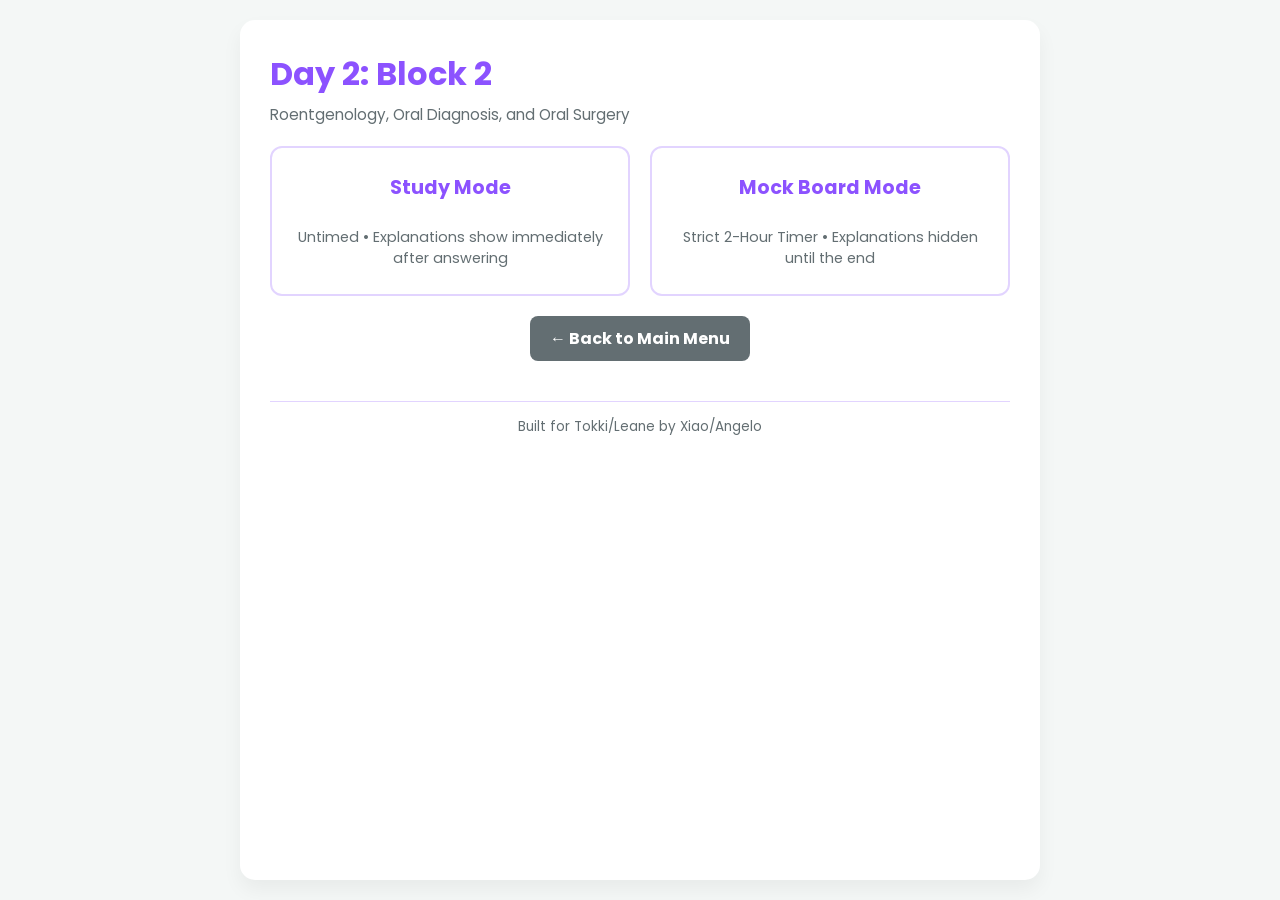
<file: day2/day2-block2.html>
<!DOCTYPE html>
<html lang="en">
<head>
    <meta charset="UTF-8">
    <meta name="viewport" content="width=device-width, initial-scale=1.0">
    <title>Tokki's Board Prep - Day 2 Block 2</title>
    <!-- Connects to your global CSS file -->
    <link rel="stylesheet" href="../css/style.css">
    <!-- INSTANT DARK MODE CHECK -->
    <script>
        if (localStorage.getItem('theme') === 'dark') {
            document.documentElement.setAttribute('data-theme', 'dark');
        }
    </script>
</head>
<body>

    <div class="quiz-container">
        
        <!-- INITIAL MODE SELECTION SCREEN -->
        <div class="home-screen" id="mode-selection">
            <h1>Day 2: Block 2</h1> <!-- CHANGE THIS FOR EACH FILE -->
            <p>Roentgenology, Oral Diagnosis, and Oral Surgery</p> <!-- CHANGE THIS FOR EACH FILE -->
            
            <div class="day-buttons">
                <button class="day-btn" onclick="startQuiz('study')">
                    <strong>Study Mode</strong><br>
                    <span style="font-size: 0.9rem; font-weight: normal; color: var(--text-light);">Untimed • Explanations show immediately after answering</span>
                </button>
                <button class="day-btn" onclick="startQuiz('mock')">
                    <strong>Mock Board Mode</strong><br>
                    <span style="font-size: 0.9rem; font-weight: normal; color: var(--text-light);">Strict 2-Hour Timer • Explanations hidden until the end</span>
                </button>
            </div>
            
            <!-- Centered, beautifully styled Back Button -->
            <div style="text-align: center; margin-top: 10px;">
                <a href="../index.html" class="nav-btn" style="background: var(--text-light); text-decoration: none; display: inline-block;">← Back to Main Menu</a>
            </div>
        </div>

        <!-- THE QUIZ UI (Hidden until mode is selected) -->
        <div id="quiz-ui" style="display:none;">
            <div class="quiz-header">
                <a href="../index.html" class="back-btn">← Exit</a>
                <div class="progress" id="progress">Loading...</div>
                <div class="timer" id="timer-display" style="display: none;">⏱ Time Left: 2:00:00</div>
            </div>

            <div class="question" id="question">Loading question...</div>
            <div class="options" id="options"></div>
            
            <div class="rationale-box" id="rationale-box">
                <strong>Explanation:</strong>
                <span id="rationale-text"></span>
            </div>

            <div class="controls">
                <button class="nav-btn" id="prev-btn" onclick="prevQuestion()">Previous</button>
                <button class="nav-btn" id="next-btn" onclick="nextQuestion()">Next</button>
            </div>
        </div>

        <!-- THE RESULTS SCREEN -->
        <div class="results-screen" id="results-screen" style="display:none;">
            <h2>Block Complete!</h2>
            <p>You scored <strong id="score">0</strong> out of <span id="total">0</span>!</p>
            <div id="results-message" class="results-details"></div>
            <a href="../index.html" class="nav-btn" style="text-decoration: none; display: inline-block; margin-top: 20px;">Return to Main Menu</a>
        </div>

        <!-- THE OFFICIAL DEDICATION FOOTER -->
        <div class="app-footer">
            Built for Tokki/Leane by Xiao/Angelo
        </div>

    </div>

    <script>
        // Your massive const quizData = [ ... ] array stays perfectly safe right here!
        const quizData = [
            
            {
                "question": "1. In the production of dental x-rays, the vast majority of the kinetic energy from the electrons striking the tungsten target is lost. Approximately what percentage of this energy is actually converted into useful x-ray photons?",
                "options": [
                    "1%",
                    "25%",
                    "50%",
                    "99%"
                ],
                "correct": 0,
                "rationale": "X-ray production is incredibly inefficient. When the electrons smash into the tungsten target on the anode, 99% of the energy is lost as pure heat. Only 1% is converted into actual x-ray photons."
            },
            {
                "question": "2. You are preparing to extract tooth #30 (a mandibular first molar) that has severely decayed, bifurcated roots. Which specific extraction forceps is uniquely designed with paired, pointed beaks (the 'cowhorn') to slide perfectly into the root bifurcation of lower molars?",
                "options": [
                    "Forceps #150",
                    "Forceps #151",
                    "Forceps #23",
                    "Forceps #88R"
                ],
                "correct": 2,
                "rationale": "Forceps #23 is the classic mandibular 'cowhorn.' Its sharp, curved beaks act as a double-wedge, physically squeezing into the furcation and forcing the tooth upward out of the socket. (#150/151 are universal; #88R/L are upper cowhorns)."
            },
            {
                "question": "3. The SLOB rule (Clark's Rule) is used in radiography to localize an object in three dimensions. If you take a second radiograph and move the x-ray tubehead MESIALLY, and the object in the x-ray also appears to move MESIALLY, the object is located:",
                "options": [
                    "On the Buccal",
                    "On the Lingual",
                    "At the Apex",
                    "In the pulp chamber"
                ],
                "correct": 1,
                "rationale": "SLOB stands for Same Lingual, Opposite Buccal. If the object moves in the SAME direction that you moved the tubehead, it is situated on the Lingual. If it moves in the opposite direction, it is on the Buccal."
            },
            {
                "question": "4. A patient presents with a severe, localized, throbbing pain in the extraction socket of tooth #19 three days after the extraction. The socket is completely empty of a blood clot, exposing raw bone, and emits a foul odor. The diagnosis is Alveolar Osteitis (Dry Socket). What is the appropriate treatment?",
                "options": [
                    "Prescribe systemic antibiotics immediately.",
                    "Curette (scrape) the socket aggressively to induce new bleeding.",
                    "Gently irrigate the socket with saline and place a sedative iodoform/eugenol dressing.",
                    "Suture the socket closed."
                ],
                "correct": 2,
                "rationale": "A dry socket is not an infection; it is a painful disruption of healing due to the loss of the blood clot. You must NEVER scrape a dry socket (it causes agonizing pain and destroys remaining healing cells). Simply irrigate away debris and place a soothing eugenol dressing."
            },
            {
                "question": "5. Which anatomical landmark appears as a distinct, V-shaped or U-shaped radiopacity superimposed over the roots of the maxillary molars on a periapical radiograph?",
                "options": [
                    "Maxillary tuberosity",
                    "Zygomatic process of the maxilla",
                    "Coronoid process of the mandible",
                    "Hamular notch"
                ],
                "correct": 1,
                "rationale": "The zygomatic process of the maxilla (the cheekbone) forms a massive, dense 'U' or 'V' shaped radiopacity that frequently obscures the roots of the maxillary first and second molars on a standard periapical film."
            },
            {
                "question": "6. In radiation safety, ALARA stands for 'As Low As Reasonably Achievable.' What is the single most effective method for reducing the amount of radiation exposure to a patient during a dental x-ray?",
                "options": [
                    "Using a lead apron.",
                    "Using a thyroid collar.",
                    "Increasing the kVp.",
                    "Using a rectangular collimator instead of a round one."
                ],
                "correct": 3,
                "rationale": "While lead aprons are great, changing from a standard round cone to a rectangular collimator reduces the patient's exposed tissue surface area (and thus their radiation dose) by an absolutely massive 60%."
            },
            {
                "question": "7. According to the Pell and Gregory classification for impacted mandibular third molars, a Class II impaction specifically indicates that:",
                "options": [
                    "The highest portion of the tooth is below the cervical line of the second molar.",
                    "The tooth is positioned completely within the ramus of the mandible.",
                    "Approximately half of the crown is covered by the anterior border of the mandibular ramus.",
                    "The tooth is in a horizontal position."
                ],
                "correct": 2,
                "rationale": "Pell and Gregory Class 1, 2, 3 measures the horizontal space available. Class I = full space available. Class II = half the crown is buried in the ramus. Class III = the entire crown is buried inside the ramus."
            },
            {
                "question": "8. When designing a mucoperiosteal flap for oral surgery, what is the absolute most important geometric rule to ensure the flap does not undergo ischemic necrosis (tissue death) and slough off?",
                "options": [
                    "The base of the flap must be narrower than the apex.",
                    "The base of the flap must be wider than the apex (the free margin).",
                    "The vertical releasing incisions must perfectly bisect the interdental papillae.",
                    "The flap must only include the mucosa, leaving the periosteum attached to the bone."
                ],
                "correct": 1,
                "rationale": "Flaps must have an adequate blood supply to survive. Because blood vessels run from the base upward, the base of the flap must always be wider than the top edge (apex) to ensure a massive, uninterrupted blood supply to the tip."
            },
            {
                "question": "9. A patient's panoramic radiograph reveals a large, perfectly round, completely radiolucent entity located inferior to the mandibular canal, just anterior to the angle of the mandible. The patient is asymptomatic. What is the most likely diagnosis?",
                "options": [
                    "Stafne Bone Defect (Static Bone Cyst)",
                    "Dentigerous Cyst",
                    "Ameloblastoma",
                    "Traumatic Bone Cyst"
                ],
                "correct": 0,
                "rationale": "A Stafne Bone Defect is a classic radiographic anomaly. It is not a true cyst, but rather a depression on the lingual side of the jawbone created by the submandibular salivary gland resting against it. It is always found BELOW the mandibular canal."
            },
            {
                "question": "10. Which physical component of the x-ray tubehead is made of aluminum and functions specifically to absorb the low-energy, long-wavelength x-ray photons that only harm the patient without contributing to the image?",
                "options": [
                    "The collimator",
                    "The filter",
                    "The tungsten filament",
                    "The focusing cup"
                ],
                "correct": 1,
                "rationale": "The aluminum filter acts as a sieve. Low-energy 'soft' x-rays lack the power to penetrate the cheek to reach the film; they just get absorbed by the patient's skin and cause radiation damage. The aluminum filter stops these weak rays before they leave the tube."
            },
            {
                "question": "11. The American Heart Association (AHA) recommends antibiotic prophylaxis for specific high-risk cardiac patients prior to dental procedures involving bleeding. Which of the following conditions REQUIRES prophylaxis?",
                "options": [
                    "Mitral valve prolapse",
                    "A prosthetic (artificial) heart valve",
                    "A cardiac pacemaker",
                    "A history of a coronary artery bypass graft (CABG)"
                ],
                "correct": 1,
                "rationale": "The AHA heavily restricted prophylaxis guidelines. It is now strictly required only for patients with: Artificial heart valves, a history of Infective Endocarditis, completely unrepaired cyanotic congenital heart defects, or cardiac transplants that develop valvulopathy."
            },
            {
                "question": "12. In the event of a severe allergic reaction (Anaphylaxis) in the dental chair, what is the single most important, life-saving drug that must be administered immediately?",
                "options": [
                    "Diphenhydramine (Benadryl)",
                    "Albuterol",
                    "Epinephrine (Adrenaline) 1:1,000",
                    "Nitroglycerin"
                ],
                "correct": 2,
                "rationale": "Epinephrine is the absolute first-line drug for anaphylaxis. It violently forces the airway open (bronchodilation) and forcefully constricts the blood vessels (vasoconstriction) to instantly reverse the lethal drop in blood pressure."
            },
            {
                "question": "13. During a routine extraction of tooth #14, the palatal root snaps off. While attempting to elevate the root tip, it suddenly disappears upward. You suspect you pushed it into the maxillary sinus. Which radiographic view is considered the absolute BEST for visualizing fluid or objects in the maxillary sinus?",
                "options": [
                    "Towne's view",
                    "Submentovertex (SMV) view",
                    "Water's view",
                    "Lateral Cephalometric view"
                ],
                "correct": 2,
                "rationale": "The Water's view (occipitomental view) requires the patient to tilt their chin up. This perfectly throws the dense bones of the skull base out of the way, providing an incredibly clear view of the massive maxillary sinuses."
            },
            {
                "question": "14. A patient taking Warfarin (Coumadin) needs an extraction. You must request their INR (International Normalized Ratio) blood test results before proceeding. For a routine, non-surgical extraction, what is the maximum acceptable INR level to safely proceed without adjusting their medication?",
                "options": [
                    "1.0",
                    "2.5 to 3.0",
                    "5.0",
                    "10.0"
                ],
                "correct": 1,
                "rationale": "A normal healthy person has an INR of 1.0. A patient on blood thinners will be higher. Most oral surgeons agree that routine extractions can be safely performed on patients with an INR up to 3.0 (or sometimes 3.5) using local hemostatic measures (geloam, sutures)."
            },
            {
                "question": "15. What is the fundamental biomechanical principle of a dental elevator (e.g., a straight elevator) when used to luxate a tooth prior to using forceps?",
                "options": [
                    "It acts strictly as a pulling mechanism.",
                    "It acts as a lever and a wedge.",
                    "It acts as a wheel and axle.",
                    "It cuts the periodontal ligament using a sharp blade."
                ],
                "correct": 1,
                "rationale": "An elevator works by forcing a wedge down into the PDL space between the tooth and the bone, and then acting as a lever against the bone to physically pry the tooth upward out of the socket."
            },
            {
                "question": "16. In dental radiography, what controls the QUANTITY (the actual physical number) of x-ray photons produced in the tubehead?",
                "options": [
                    "Kilovoltage peak (kVp)",
                    "Milliamperage (mA) and Exposure Time",
                    "The aluminum filter",
                    "The size of the focal spot"
                ],
                "correct": 1,
                "rationale": "Milliamperage (mA) controls the heat of the filament, which determines HOW MANY electrons boil off. Therefore, mA (along with time) controls the pure quantity (density/darkness) of the x-ray beam. kVp controls the speed/penetrating power (Quality)."
            },
            {
                "question": "17. A patient presents with a severe, spreading infection originating from a mandibular molar. The swelling is bilateral, involves the submandibular, sublingual, and submental spaces, and physically elevates the patient's tongue against the roof of their mouth, threatening their airway. This life-threatening condition is:",
                "options": [
                    "Cavernous Sinus Thrombosis",
                    "Ludwig's Angina",
                    "Actinomycosis",
                    "Pericoronitis"
                ],
                "correct": 1,
                "rationale": "Ludwig's Angina is a rapidly spreading, bilateral cellulitis of the floor of the mouth. Because the spaces under the jaw fill with massive amounts of pus and swelling, the tongue is forced upward and backward, quickly suffocating the patient."
            },
            {
                "question": "18. During the processing of traditional dental x-ray film, what is the specific chemical function of the Developer solution?",
                "options": [
                    "It washes away all the unexposed silver halide crystals.",
                    "It hardens the film emulsion to prevent scratching.",
                    "It reduces the exposed silver halide crystals into solid, black metallic silver.",
                    "It stops the chemical reaction of the fixer."
                ],
                "correct": 2,
                "rationale": "The Developer turns the invisible latent image into a visible one. It chemically reduces the crystals that were struck by x-rays into black silver (making the film dark). The Fixer then washes away the un-struck crystals (making those areas clear)."
            },
            {
                "question": "19. A 20-year-old patient receives an Inferior Alveolar Nerve Block (IANB). Two days later, they return complaining they cannot open their mouth more than 15 millimeters (severe trismus). What is the most likely anatomical cause?",
                "options": [
                    "Needle trauma to the medial pterygoid muscle.",
                    "Injection of anesthetic directly into the parotid gland.",
                    "Severing the lingual nerve.",
                    "Fracture of the coronoid process."
                ],
                "correct": 0,
                "rationale": "The needle during an IANB passes straight through the medial pterygoid muscle. If the needle tears muscle fibers or causes a small hematoma inside the muscle, the muscle will violently spasm, locking the jaw shut (trismus)."
            },
            {
                "question": "20. When prescribing antibiotics for a severe odontogenic infection, Penicillin VK is often the first choice. However, if the patient has a documented anaphylactic allergy to Penicillin, what is the standard alternative antibiotic prescribed in dentistry?",
                "options": [
                    "Amoxicillin",
                    "Cephalexin (Keflex)",
                    "Clindamycin or Azithromycin",
                    "Tetracycline"
                ],
                "correct": 2,
                "rationale": "If a patient is allergic to Penicillin, they are also allergic to Amoxicillin. Cephalosporins (Keflex) have a 10% cross-reactivity rate. Therefore, Clindamycin (300mg) or a Macrolide like Azithromycin are the safest and most effective alternatives."
            },
            {
                "question": "21. A patient presents with a suspicious, irregular, white, non-wipeable lesion on the lateral border of the tongue. You decide a biopsy is required. If you perform an 'Incisional Biopsy', what exactly are you doing?",
                "options": [
                    "Removing the entire lesion completely along with a margin of healthy tissue.",
                    "Removing only a small, representative slice of the lesion and a piece of adjacent normal tissue.",
                    "Using a needle to suck fluid out of the lesion.",
                    "Scraping the top surface of the lesion with a brush."
                ],
                "correct": 1,
                "rationale": "An Incisional biopsy takes just a 'slice' or 'wedge' of the tumor to send to the lab for diagnosis (used for massive or highly suspicious lesions). An Excisional biopsy cuts out the entirely of the lesion at once (used for small, benign-looking lumps)."
            },
            {
                "question": "22. The Inverse Square Law is a critical principle in radiation physics. If you double the distance between the x-ray tubehead and the patient (e.g., moving from an 8-inch PID to a 16-inch PID), how is the intensity of the x-ray beam affected?",
                "options": [
                    "The intensity is reduced to 1/2 of its original power.",
                    "The intensity is reduced to 1/4 of its original power.",
                    "The intensity is doubled.",
                    "The intensity is squared."
                ],
                "correct": 1,
                "rationale": "The Inverse Square Law dictates that intensity is inversely proportional to the square of the distance. If you double the distance (2), the intensity drops by 2 squared ($2^2 = 4$). So the beam becomes 1/4 as strong."
            },
            {
                "question": "23. When evaluating a periapical radiograph, you notice that the teeth appear abnormally long and stretched out. What technical geometric error caused this 'elongation'?",
                "options": [
                    "Excessive vertical angulation (the tubehead was angled too far down).",
                    "Inadequate vertical angulation (the tubehead was too flat/horizontal).",
                    "Incorrect horizontal angulation.",
                    "The film was bent."
                ],
                "correct": 1,
                "rationale": "Elongation occurs when the x-ray beam is too flat (not enough vertical angle), casting a long, stretched shadow of the tooth onto the film. Foreshortening (short, stubby teeth) occurs when the angle is too steep."
            },
            {
                "question": "24. A patient requires the surgical extraction of an impacted maxillary third molar. Which specific space is at high anatomical risk for the tooth or a root tip being accidentally displaced into it during upward elevator force?",
                "options": [
                    "The submandibular space",
                    "The pterygomandibular space",
                    "The infratemporal fossa or the maxillary sinus",
                    "The cavernous sinus"
                ],
                "correct": 2,
                "rationale": "Maxillary third molars sit right on the edge of the maxillary sinus and the infratemporal fossa. If you push blindly upward with an elevator, the tooth can instantly vanish, slipping entirely out of the socket and into these deep cranial spaces."
            },
            {
                "question": "25. Normal blood pressure is defined as less than 120/80 mmHg. A patient sits in your chair with a blood pressure reading of 145/92. According to the AHA/ACC guidelines, what category of hypertension is this?",
                "options": [
                    "Elevated",
                    "Stage 1 Hypertension",
                    "Stage 2 Hypertension",
                    "Hypertensive Crisis"
                ],
                "correct": 2,
                "rationale": "Stage 2 Hypertension is defined as a systolic pressure of 140 or higher, OR a diastolic pressure of 90 or higher. Because this patient is at 145/92, they fall into the Stage 2 category."
            },
            {
                "question": "26. Which type of biopsy is strictly indicated for evaluating a suspected mucosal blister or blistering disease (like Pemphigus or Pemphigoid) so that the fragile blister roof is not destroyed during the procedure?",
                "options": [
                    "Fine Needle Aspiration (FNA)",
                    "Punch biopsy",
                    "Incisional biopsy placed entirely within the blister",
                    "Peri-lesional incisional biopsy (taking the edge of the blister and normal tissue)"
                ],
                "correct": 3,
                "rationale": "If you biopsy the center of a blister, the fragile roof falls apart and the pathologist sees nothing. You must take a peri-lesional biopsy (the very edge of the blister plus healthy attached skin) so the pathologist can actually see the tissue splitting apart."
            },
            {
                "question": "27. In the biomechanics of tooth extraction, what is the primary purpose of 'luxating' the tooth back and forth with forceps before attempting to pull it out?",
                "options": [
                    "To snap the root off.",
                    "To test the patient's pain tolerance.",
                    "To physically expand the bony socket walls and sever the periodontal ligament fibers.",
                    "To squeeze the blood out of the socket."
                ],
                "correct": 2,
                "rationale": "Teeth are not pulled out; they are pushed out. Rocking the tooth back and forth acts as a wedge, physically bending and expanding the elastic alveolar bone while tearing the thousands of PDL fibers holding the tooth in."
            },
            {
                "question": "28. When evaluating a panoramic radiograph, you notice a massive, ghost-like radiopaque shadow draped straight across the anterior teeth, obscuring the apices of the maxillary incisors. What technical error caused this?",
                "options": [
                    "The patient's chin was tilted too far down.",
                    "The patient was slumped over, creating a shadow of their cervical spine (neck).",
                    "The patient failed to place their tongue flat against the roof of their mouth.",
                    "The patient was wearing a thyroid collar."
                ],
                "correct": 2,
                "rationale": "If the patient does not suck their tongue flat against the hard palate during a pano, a massive pocket of air is left in the mouth. Air is radiolucent, so it creates a dark/black band across the roots of the upper front teeth, totally obscuring them."
            },
            {
                "question": "29. A diabetic patient's HbA1c test measures their average blood glucose over the past 3 months. For a patient to be considered 'well-controlled' and safe for elective oral surgery, their HbA1c should ideally be below:",
                "options": [
                    "5.0%",
                    "7.0%",
                    "10.0%",
                    "12.0%"
                ],
                "correct": 1,
                "rationale": "A normal HbA1c is below 5.7%. A diabetic patient is considered well-controlled if they can keep it below 7.0%. If the HbA1c is 8.0% or higher, they have severely compromised wound healing and massive infection risks."
            },
            {
                "question": "30. The 'Waters View' radiograph is famously used to evaluate the maxillary sinuses. To obtain this view, the x-ray beam passes from the back of the head to the front, and the patient's face is positioned so that:",
                "options": [
                    "The forehead and nose touch the film.",
                    "Only the chin touches the film, and the head is tilted back at a 37-degree angle.",
                    "The side of the face touches the film.",
                    "The mouth is opened as wide as possible."
                ],
                "correct": 1,
                "rationale": "In the Waters View (Occipitomental), the patient tilts their head back and rests just their chin on the film cassette. This throws the dense petrous temporal bones downward, completely clearing the view of the maxillary sinuses."
            },
            {
                "question": "31. Following a traumatic injury to the face, a patient complains that their teeth no longer fit together correctly. You suspect a mandibular fracture. Statistically, what is the single most common location for a fracture of the mandible?",
                "options": [
                    "The symphysis (midline)",
                    "The angle of the mandible",
                    "The body of the mandible",
                    "The condyle"
                ],
                "correct": 3,
                "rationale": "The condylar neck is the thinnest, weakest part of the mandible. It acts as a deliberate safety mechanism; when someone takes a massive blow to the chin, the condyles snap first, preventing the jawbone from being driven straight up into the brain."
            },
            {
                "question": "32. During a difficult surgical extraction, you must lay a full-thickness mucoperiosteal flap. After the tooth is removed, you must suture the flap back into place. Which suturing technique is considered the best for closing a long incision because it distributes tension evenly and seals the wound watertight?",
                "options": [
                    "Simple interrupted sutures",
                    "Continuous locking suture",
                    "Figure-eight suture",
                    "Vertical mattress suture"
                ],
                "correct": 0,
                "rationale": "Simple interrupted sutures are the absolute gold standard in oral surgery. Because each stitch is tied and cut individually, if one knot comes untied or rips out, the rest of the flap remains securely closed. (If a continuous suture breaks, the entire flap falls open)."
            },
            {
                "question": "33. Radiographic film emulsion consists of a gelatin matrix suspending millions of microscopic, light-sensitive crystals. What specific chemical compound makes up these crystals?",
                "options": [
                    "Calcium tungstate",
                    "Silver halide (Silver bromide and Silver iodide)",
                    "Sodium thiosulfate",
                    "Potassium alum"
                ],
                "correct": 1,
                "rationale": "Silver halide crystals are the reactive heart of dental film. When x-ray photons strike them, the crystals become electrically unstable, creating the invisible 'latent image' that the developer later turns into black metallic silver."
            },
            {
                "question": "34. Bisphosphonate-Related Osteonecrosis of the Jaw (BRONJ) is a devastating complication where the jawbone dies and is exposed following an extraction. Which specific cellular process do bisphosphonate drugs (like Fosamax or IV Zometa) permanently inhibit?",
                "options": [
                    "Osteoblast bone formation",
                    "Osteoclast bone resorption",
                    "Angiogenesis (blood vessel formation)",
                    "Collagen synthesis"
                ],
                "correct": 1,
                "rationale": "Bisphosphonates are given to osteoporosis and cancer patients to stop their bones from dissolving. The drug permanently poisons the osteoclasts (the bone-eating cells). Because the bone can no longer break down old, dead bone to remodel and heal, extraction sockets simply rot and die."
            },
            {
                "question": "35. A 65-year-old male arrives at your clinic appearing completely confused. The right side of his face is entirely paralyzed (he cannot wrinkle his forehead, close his right eye, or smile on the right side). He has no other systemic symptoms, and his arms and legs work perfectly. What is the diagnosis?",
                "options": [
                    "Stroke (Cerebrovascular Accident)",
                    "Bell's Palsy",
                    "Trigeminal Neuralgia",
                    "Multiple Sclerosis"
                ],
                "correct": 1,
                "rationale": "Bell's Palsy is a unilateral paralysis of the Facial Nerve (CN VII). The crucial diagnostic key between Bell's Palsy and a Stroke: A stroke patient can still wrinkle their forehead on the paralyzed side because the upper face has dual brain innervation. A Bell's Palsy patient cannot wrinkle their forehead at all."
            },
            {
                "question": "36. The 'Developer' solution in an x-ray darkroom is highly sensitive to temperature. If the developer solution is far TOO HOT, how will the final radiograph appear?",
                "options": [
                    "Too light (underdeveloped)",
                    "Completely clear (transparent)",
                    "Too dark (overdeveloped)",
                    "Yellow-brown stained"
                ],
                "correct": 2,
                "rationale": "Heat supercharges chemical reactions. If the developer is too hot, the chemicals become hyperactive and reduce all the silver crystals instantly, resulting in a film that is pitch black or far too dark to read."
            },
            {
                "question": "37. During the extraction of an upper first molar, a distinct 'hollow' popping sound is heard, and the patient complains that air is rushing into their mouth when they breathe through their nose. You have created an Oroantral Communication (OAC). If the hole is 4 millimeters wide, what is the proper treatment?",
                "options": [
                    "Do nothing, it will heal normally.",
                    "Pack the socket entirely with Gelfoam and suture a figure-eight over the socket, placing the patient on sinus precautions.",
                    "Immediately perform a buccal advancement flap to drag tissue over the hole and seal it completely.",
                    "Prescribe nasal spray and wait 3 months."
                ],
                "correct": 1,
                "rationale": "For an OAC under 2mm, do nothing. For 2mm to 6mm, pack it gently with a clot-stabilizer (gelfoam) and suture it tightly with sinus precautions (no blowing nose, no straws). If it is massive (greater than 6mm or 7mm), it requires immediate flap surgery to seal it."
            },
            {
                "question": "38. When evaluating a panoramic radiograph for quality, what is the anatomical sign that the patient's head was positioned too far FORWARD into the machine (biting too far forward on the bite block)?",
                "options": [
                    "The anterior teeth appear incredibly fat and wide.",
                    "The anterior teeth appear incredibly skinny and blurred (anorexic).",
                    "The hard palate casts a shadow over the roots.",
                    "The spine is superimposed directly down the middle of the film."
                ],
                "correct": 1,
                "rationale": "The panoramic machine has a 'focal trough' (a focal zone). If the patient bites too far forward, their front teeth move out of the focal trough and closer to the film, making them look completely squished, skinny, and blurred."
            },
            {
                "question": "39. Which biopsy technique involves using a sharp, circular, apple-core-like instrument to quickly remove a perfectly cylindrical, deep core of tissue from the oral mucosa?",
                "options": [
                    "Excisional scalpel biopsy",
                    "Brush cytology",
                    "Punch biopsy",
                    "Fine Needle Aspiration"
                ],
                "correct": 2,
                "rationale": "A punch biopsy uses a small, hollow, circular blade that is twisted into the tissue to pull out a perfect 'plug' of mucosa. It is incredibly fast, heals beautifully, and provides a deep tissue sample for the pathologist."
            },
            {
                "question": "40. In radiation physics, what is the definition of the term 'Half-Value Layer' (HVL)?",
                "options": [
                    "The time it takes for half the radiation to dissipate.",
                    "The thickness of aluminum required to reduce the intensity of the x-ray beam by exactly 50%.",
                    "The distance at which the x-ray loses half its power.",
                    "The size of the lead apron."
                ],
                "correct": 1,
                "rationale": "The Half-Value Layer is the ultimate test of an x-ray machine's 'Quality' (penetrating power). It tells you exactly how many millimeters of aluminum filter you must place in front of the beam to cut its intensity perfectly in half."
            },
            {
                "question": "41. You are managing a patient with a severe fascial space infection. The infection has spread to the Pterygomandibular space. What is the absolute most common, defining clinical sign that an infection has entered the pterygomandibular space?",
                "options": [
                    "Severe swelling under the eye.",
                    "Massive swelling of the chin.",
                    "Severe Trismus (inability to open the mouth).",
                    "Deviation of the uvula."
                ],
                "correct": 2,
                "rationale": "The pterygomandibular space houses the medial pterygoid muscle. When this space fills with pus, the muscle becomes incredibly inflamed and spasms violently, causing profound trismus (the patient can barely separate their teeth)."
            },
            {
                "question": "42. Which diagnostic test is uniquely capable of evaluating whether a patient's pain is odontogenic (from the tooth) or non-odontogenic (like a sinus infection or nerve pain)?",
                "options": [
                    "Electric Pulp Test (EPT)",
                    "Cold Test (Endo-Ice)",
                    "Selective local anesthesia (Anesthetic trial)",
                    "Percussion test"
                ],
                "correct": 2,
                "rationale": "If a patient points to their lower jaw in agony, but you numb the lower jaw and the pain DOES NOT STOP, the pain is NOT coming from the teeth. It is radiating from a different nerve, a muscle spasm, or even a heart attack."
            },
            {
                "question": "43. During surgical extractions, it is frequently necessary to remove alveolar bone to deliver the tooth. To prevent burning and killing the surrounding bone (osteonecrosis), what is the absolute rule when using a surgical handpiece?",
                "options": [
                    "Use a diamond bur instead of a carbide bur.",
                    "Drill continuously without stopping.",
                    "Use a high-speed, air-driven handpiece that exhausts air directly into the socket.",
                    "Use copious, constant, sterile saline irrigation and a light brushing stroke."
                ],
                "correct": 3,
                "rationale": "Bone dies if it gets hot. Copious sterile saline irrigation must be flooded onto the bur at all times to keep the bone ice cold. (Also, you must NEVER use air-exhausting high speeds in surgery, as they will blow air into the tissues and cause a massive air emphysema/swelling)."
            },
            {
                "question": "44. In dental radiography, what specific disease presents classically as a \"cotton-wool\" appearance of the jawbones and generalized hypercementosis of the tooth roots?",
                "options": [
                    "Paget's Disease of Bone",
                    "Multiple Myeloma",
                    "Osteosarcoma",
                    "Fibrous Dysplasia"
                ],
                "correct": 0,
                "rationale": "Paget's Disease causes massive, disorganized, rapid bone remodeling. The resulting bone is patchy and irregular, casting a radiopaque 'cotton-wool' or 'cotton-ball' shadow on the x-ray."
            },
            {
                "question": "45. Le Fort fractures are devastating facial traumas resulting from massive blunt force (like car accidents). A Le Fort II fracture specifically describes a fracture line that separates:",
                "options": [
                    "The maxilla straight across horizontally above the teeth (floating palate).",
                    "The maxilla and the nasal bones from the rest of the face, creating a pyramid shape (pyramidal fracture).",
                    "The entire facial skeleton from the cranial base (craniofacial disjunction).",
                    "The mandible at the symphysis."
                ],
                "correct": 1,
                "rationale": "Le Fort I separates just the palate (horizontal). Le Fort II breaks upward through the nose, causing the nose and maxilla to pull away like a pyramid. Le Fort III completely separates the entire face from the skull."
            },
            {
                "question": "46. Cone Beam Computed Tomography (CBCT) has revolutionized oral surgery and implantology. What is the fundamental difference between a CBCT scan and a traditional medical CT scan?",
                "options": [
                    "CBCT provides 2D images, while medical CT provides 3D images.",
                    "CBCT uses a cone-shaped x-ray beam and a flat-panel detector to capture the entire volume in a single rotation, resulting in vastly lower radiation.",
                    "CBCT uses magnetic fields instead of x-rays.",
                    "CBCT cannot view soft tissue at all."
                ],
                "correct": 1,
                "rationale": "Medical CTs shoot a tiny fan-shaped beam and spin around the patient hundreds of times, slicing them into slices (massive radiation). CBCT shoots one massive cone-shaped beam and spins only ONCE, capturing the whole head with a fraction of the radiation."
            },
            {
                "question": "47. A patient presents with intense pain and a swelling that 'comes and goes' right under their jaw right before they eat a meal. You suspect a salivary stone. Which radiograph is the absolute best choice to visualize a radiopaque stone trapped in the floor of the mouth (Wharton's duct)?",
                "options": [
                    "Mandibular occlusal radiograph",
                    "Panoramic radiograph",
                    "Bitewing radiograph",
                    "Lateral cephalometric radiograph"
                ],
                "correct": 0,
                "rationale": "A standard mandibular occlusal film (where the patient bites on the film like a cracker and the x-ray shoots straight up through the chin) perfectly isolates the floor of the mouth, displaying the brilliant white salivary stone clearly against the dark soft tissue."
            },
            {
                "question": "48. During the surgical removal of a massively impacted mandibular third molar, you decide to section (cut) the tooth to make it easier to remove. What is the safest, standard anatomical direction to section a lower molar?",
                "options": [
                    "Horizontally through the crown.",
                    "Mesiodistally (front to back) separating the buccal and lingual halves.",
                    "Buccolingually (side to side) through the bifurcation, separating the mesial root from the distal root.",
                    "Diagonally across the cusp tips."
                ],
                "correct": 2,
                "rationale": "By cutting a groove buccolingually straight down into the bifurcation, you can insert an elevator and crack the tooth directly in half. This turns one giant, multi-rooted tooth into two tiny, single-rooted teeth that elevate out easily."
            },
            {
                "question": "49. When reviewing a patient's complete blood count (CBC) prior to surgery, you note that their platelet count is 45,000 /µL. The normal range is 150,000 to 400,000 /µL. What severe surgical complication is this patient at extreme risk for?",
                "options": [
                    "Massive, uncontrollable post-operative bleeding.",
                    "Overwhelming systemic bacterial infection.",
                    "Anaphylactic shock.",
                    "A massive spike in blood pressure."
                ],
                "correct": 0,
                "rationale": "Platelets are the cells responsible for the initial blood clot. A condition of low platelets (Thrombocytopenia, less than 50,000) means the patient has no ability to plug the bleeding socket, and they will hemorrhage uncontrollably. Surgery is contraindicated."
            },
            {
                "question": "50. In the paralleling technique of intraoral radiography, the film is placed perfectly parallel to the long axis of the tooth. However, this physically requires placing the film farther away from the tooth (deeper into the mouth). To compensate for this increased object-film distance and prevent image magnification, what MUST you do?",
                "options": [
                    "Use a highly flexible film.",
                    "Decrease the exposure time.",
                    "Increase the target-film distance (use a long 16-inch PID/cone).",
                    "Use a higher kVp."
                ],
                "correct": 2,
                "rationale": "Because the film is far away from the tooth, the shadow gets blurry and huge (magnification). By moving the x-ray tubehead farther away (using a long cone), the x-rays become straighter and more parallel, casting a perfectly crisp, life-sized shadow back onto the film."
            },
            {
        "question": "51. When evaluating a panoramic radiograph, you notice that the patient's occlusal plane is distorted into an exaggerated, massive \"Joker\" smile, and the anterior teeth appear severely foreshortened. What positioning error caused this?",
        "options": [
            "The patient's chin was tilted too far upward.",
            "The patient's chin was tilted too far downward.",
            "The patient was positioned too far forward in the focal trough.",
            "The patient was slumped forward."
        ],
        "correct": 1,
        "rationale": "If the chin is tilted down (Frankfort plane angled steeply downward), it creates an exaggerated, scary 'Joker smile'. If the chin is tilted too far UP, it creates a flat, inverted 'frown'."
    },
    {
        "question": "52. In implant surgery, maintaining adequate crestal bone is vital for the blood supply and survival of the implant. When placing TWO adjacent implants, what is the absolute minimum distance that must be maintained between them?",
        "options": [
            "1.0 mm",
            "1.5 mm",
            "3.0 mm",
            "5.0 mm"
        ],
        "correct": 2,
        "rationale": "You must leave 3.0 mm of bone between two adjacent implants to preserve the interproximal bone peak and the papilla. (You only need 1.5 mm of space between an implant and a natural tooth)."
    },
    {
        "question": "53. A 15-year-old patient presents with a swelling in the anterior maxilla. Radiographs reveal a well-defined radiolucency associated with the crown of an impacted canine, containing tiny 'snowflake' radiopacities within it. What is the classic diagnosis?",
        "options": [
            "Odontoma",
            "Adenomatoid Odontogenic Tumor (AOT)",
            "Calcifying Epithelial Odontogenic Tumor (Pindborg Tumor)",
            "Ameloblastoma"
        ],
        "correct": 1,
        "rationale": "The Adenomatoid Odontogenic Tumor (AOT) famously occurs in young females, mostly in the anterior maxilla, frequently over an impacted canine. It mimics a dentigerous cyst but classically features tiny, delicate 'snowflake' calcifications."
    },
    {
        "question": "54. Forceps are mathematically designed as levers to extract teeth. When a dentist extracts a maxillary premolar, which specific forceps is universally considered the instrument of choice?",
        "options": [
            "Forceps #150",
            "Forceps #151",
            "Forceps #23",
            "Forceps #17"
        ],
        "correct": 0,
        "rationale": "The #150 is the 'Universal Upper' forceps, designed for maxillary incisors, canines, and premolars. The #151 is the 'Universal Lower' forceps for mandibular teeth."
    },
    {
        "question": "55. In the Bisecting Angle technique of dental radiography, the central x-ray beam is aimed perfectly perpendicular to:",
        "options": [
            "The long axis of the tooth.",
            "The receptor (film/sensor).",
            "An imaginary line that exactly bisects the angle formed by the long axis of the tooth and the receptor.",
            "The occlusal plane."
        ],
        "correct": 2,
        "rationale": "When you cannot place the film parallel to the tooth (like in the narrow palate), you use the bisecting technique. Aiming perpendicular to the imaginary bisector prevents massive elongation or foreshortening."
    },
    {
        "question": "56. A patient complains of spontaneous sweating and flushing on the side of their face specifically while eating, which started months after they had a parotid tumor surgically removed. This bizarre condition is known as:",
        "options": [
            "Bell's Palsy",
            "Frey's Syndrome (Auriculotemporal Syndrome)",
            "Horner's Syndrome",
            "Sjogren's Syndrome"
        ],
        "correct": 1,
        "rationale": "Frey's syndrome occurs after parotid surgery. The parasympathetic nerves that normally tell the gland to produce saliva are cut. When they regrow, they accidentally cross-wire into the sympathetic sweat glands of the skin. So, when the patient eats, they sweat instead of salivating."
    },
    {
        "question": "57. According to state and federal radiation safety laws, if an x-ray machine operates at 70 kVp or higher, the machine MUST have a total built-in aluminum filtration equivalent of at least:",
        "options": [
            "0.5 mm",
            "1.5 mm",
            "2.5 mm",
            "5.0 mm"
        ],
        "correct": 2,
        "rationale": "Machines operating at 70 kVp or higher must have 2.5 mm of aluminum equivalent filtration. This heavily filters out the useless, low-energy 'soft' x-rays that would otherwise just burn the patient's skin."
    },
    {
        "question": "58. A radiograph of a pediatric patient's mandible shows an aggressive 'onion-skin' (laminated) radiopaque appearance of the periosteum. The patient has a severe chronic infection in the adjacent first molar. What is this reactive bone disease?",
        "options": [
            "Osteosarcoma",
            "Garre's Osteomyelitis (Proliferative Periostitis)",
            "Ewing Sarcoma",
            "Fibrous Dysplasia"
        ],
        "correct": 1,
        "rationale": "Garre's Osteomyelitis occurs in children when a chronic dental abscess irritates the periosteum of the jaw. The periosteum reacts by laying down layer after layer of new bone, looking exactly like the layers of an onion."
    },
    {
        "question": "59. In the event of an asthmatic bronchospasm (an asthma attack) during an oral surgery procedure, which medication should be administered immediately from the emergency kit?",
        "options": [
            "Injectable Epinephrine",
            "An Albuterol inhaler (Beta-2 agonist)",
            "Sublingual Nitroglycerin",
            "Oral Diphenhydramine"
        ],
        "correct": 1,
        "rationale": "Albuterol is a fast-acting Beta-2 agonist that instantly relaxes the smooth muscle of the bronchioles, reopening the airway. Epinephrine is reserved for full-blown anaphylaxis."
    },
    {
        "question": "60. You are performing an extraction on a mandibular molar with heavily divergent, ankylosed roots. The crown breaks off. You section the roots. Which specific elevator is perfectly designed with a sharp, triangular, pennant-shaped blade to dig into the empty socket of one root to hook and scoop out the other remaining root?",
        "options": [
            "Straight elevator (301)",
            "Cryer elevator (East-West)",
            "Potts elevator",
            "Apexo elevator"
        ],
        "correct": 1,
        "rationale": "The Cryer elevator has a sharp, triangle-shaped blade. Once you get the mesial root out, you drop the Cryer into the empty mesial hole, turn it like a key, and punch right through the bone to scoop out the distal root."
    },
    {
        "question": "61. During oral diagnosis, evaluating blood tests is crucial. Which blood test is strictly used to measure the 'Intrinsic' and 'Common' coagulation pathways, and is used specifically to monitor patients taking IV Heparin?",
        "options": [
            "Prothrombin Time (PT)",
            "International Normalized Ratio (INR)",
            "Activated Partial Thromboplastin Time (aPTT)",
            "Complete Blood Count (CBC)"
        ],
        "correct": 2,
        "rationale": "aPTT monitors the Intrinsic pathway and Heparin. PT and INR monitor the Extrinsic pathway and Warfarin (Coumadin). Memory trick: PiTT (two Ts) looks like an 'H' for Heparin. PT (one T) looks like a 'W' for Warfarin."
    },
    {
        "question": "62. Which of the following cells is universally considered the MOST absolutely sensitive to radiation damage due to its high mitotic rate?",
        "options": [
            "Nerve cells (Neurons)",
            "Muscle cells",
            "Mature bone cells",
            "Lymphocytes and reproductive cells"
        ],
        "correct": 3,
        "rationale": "The Law of Bergonie and Tribondeau states that cells are most vulnerable to radiation when they are rapidly dividing (high mitosis) and undifferentiated. Lymphocytes, reproductive cells, and bone marrow are highly sensitive. Nerves and muscles rarely divide, so they are highly radioresistant."
    },
    {
        "question": "63. A patient returns to your office in extreme pain, unable to close their mouth. They recount yawning widely earlier that morning, hearing a loud pop, and their jaw becoming 'locked open.' What is the diagnosis?",
        "options": [
            "TMJ Ankylosis",
            "TMJ Disc Displacement WITH Reduction",
            "Anterior Dislocation of the Mandibular Condyle",
            "Fractured condyle"
        ],
        "correct": 2,
        "rationale": "Anterior dislocation occurs when the condyle translates too far forward and slips over the crest of the articular eminence. The lateral pterygoid and masseter muscles spasm, permanently locking the condyle in front of the eminence so the patient cannot close."
    },
    {
        "question": "64. When performing an Inferior Alveolar Nerve Block (IANB), you aim for the mandibular foramen. Into which anatomical fascial space are you actively injecting the local anesthetic?",
        "options": [
            "The Submandibular space",
            "The Pterygomandibular space",
            "The Infratemporal space",
            "The Retropharyngeal space"
        ],
        "correct": 1,
        "rationale": "The pterygomandibular space is located perfectly between the medial pterygoid muscle and the medial surface of the ramus of the mandible. This is the exact target zone for the IANB."
    },
    {
        "question": "65. Radiation effects are divided into two categories. An effect where the SEVERITY of the damage is completely proportional to the dose received (e.g., radiation burn on the skin, hair loss), and requires a specific 'threshold' dose to happen, is called a:",
        "options": [
            "Stochastic effect",
            "Deterministic (Non-Stochastic) effect",
            "Genetic effect",
            "Latent effect"
        ],
        "correct": 1,
        "rationale": "Deterministic effects HAVE a threshold. If you get 50 units, nothing happens. If you get 100 units, your hair falls out. If you get 500, your skin burns. Stochastic effects (like Cancer or genetic mutations) have NO threshold; even one single x-ray photon can randomly mutate DNA and cause cancer."
    },
    {
        "question": "66. During a routine extraction, it is considered standard of care to 'curette' the socket with a surgical spoon curette after the tooth is removed. What is the primary purpose of this step?",
        "options": [
            "To scrape away the cortical bone to induce bleeding.",
            "To cleanly sever the apical blood vessels.",
            "To remove any remnants of the periodontal ligament, periapical granulomas, or cysts.",
            "To place a bone graft."
        ],
        "correct": 2,
        "rationale": "If you extract an infected tooth but leave the periapical cyst or granuloma behind in the bone, it will continue to grow and destroy the jawbone (forming a 'residual cyst'). You must blindly scrape the apex of the socket to remove all pathological tissue."
    },
    {
        "question": "67. In oral pathology, a 25-year-old male presents with generalized dark brown/bronze pigmentation of his gingiva and buccal mucosa. He complains of severe fatigue, weight loss, and low blood pressure. He has an autoimmune destruction of his adrenal cortex. What is the diagnosis?",
        "options": [
            "Cushing's Syndrome",
            "Addison's Disease",
            "Peutz-Jeghers Syndrome",
            "Grave's Disease"
        ],
        "correct": 1,
        "rationale": "Addison's disease is primary adrenal insufficiency. Because the adrenal glands aren't making cortisol, the pituitary gland pumps out massive amounts of ACTH to try and stimulate them. ACTH shares a precursor with Melanocyte-Stimulating Hormone (MSH), causing the patient to randomly tan or 'bronze' inside their mouth."
    },
    {
        "question": "68. A radiograph of a 15-year-old's knee and jaw reveals a highly aggressive, malignant bone tumor characterized by bone growing outward in a brilliant, radiating 'sunburst' pattern. The PDL around the teeth appears symmetrically widened. What is this deadly cancer?",
        "options": [
            "Multiple Myeloma",
            "Chondrosarcoma",
            "Osteosarcoma",
            "Ameloblastoma"
        ],
        "correct": 2,
        "rationale": "Osteosarcoma is the most common primary malignant bone tumor in teenagers and young adults. The massive, chaotic bone production creates a terrifying, spiky 'sunburst' appearance on an x-ray, and typically causes symmetrical widening of the PDL."
    },
    {
        "question": "69. What is the single most common complication associated with the extraction of a maxillary first molar, requiring extreme caution and a preoperative radiographic check of the roots?",
        "options": [
            "Fracture of the maxillary tuberosity.",
            "Creation of an Oroantral Communication (Sinus exposure).",
            "Severing the greater palatine artery.",
            "Dislocating the TMJ."
        ],
        "correct": 1,
        "rationale": "The palatal and distobuccal roots of the maxillary first molar frequently protrude directly into the floor of the maxillary sinus. Extracting this tooth easily tears the sinus membrane, leaving a massive hole connecting the mouth to the nasal cavity."
    },
    {
        "question": "70. When evaluating the image quality of a radiograph, what strictly controls the 'Contrast' (the difference between the black, white, and gray areas) of the image?",
        "options": [
            "Exposure time",
            "Milliamperage (mA)",
            "Kilovoltage peak (kVp)",
            "The developing solution"
        ],
        "correct": 2,
        "rationale": "kVp controls the Quality (Penetrating power) of the beam. High kVp = High energy = Many shades of gray (Low contrast, great for reading bone levels). Low kVp = Low energy = Mostly black and white (High contrast, great for spotting cavities)."
    },
    {
        "question": "71. In flap design for oral surgery, a 'Full-Thickness' (Mucoperiosteal) flap is elevated. What specific tissues are physically peeled back off the bone in this type of flap?",
        "options": [
            "Only the epithelium.",
            "The epithelium and the connective tissue.",
            "The epithelium, connective tissue, and the periosteum.",
            "The mucosa and the superficial layer of cortical bone."
        ],
        "correct": 2,
        "rationale": "A full-thickness flap goes all the way down to the bare white bone. The periosteum (the thin, tough layer of cells covering the bone) is elevated right along with the gums. If you cut through the periosteum and leave it on the bone, it is a 'Split-Thickness' flap."
    },
    {
        "question": "72. A patient experiences intense, sharp, stabbing pain in the back of their throat, near their tonsils and the base of their tongue, perfectly triggered by swallowing or talking. The pain does not respond to dental treatment. This is classic for:",
        "options": [
            "Trigeminal Neuralgia",
            "Glossopharyngeal Neuralgia",
            "Eagle Syndrome",
            "Temporal Arteritis"
        ],
        "correct": 1,
        "rationale": "Glossopharyngeal Neuralgia (CN IX) acts just like Trigeminal Neuralgia, but the trigger zones are entirely located in the throat and base of the tongue. Swallowing is the classic trigger."
    },
    {
        "question": "73. In x-ray generation, electrons smash into the tungsten target. The majority of the actual x-ray photons produced are created when an electron flies close to the nucleus of a tungsten atom, gets suddenly slowed down, and releases its lost kinetic energy as a photon. This specific phenomenon is called:",
        "options": [
            "Characteristic radiation",
            "Bremsstrahlung (Braking) radiation",
            "Compton scatter",
            "Photoelectric effect"
        ],
        "correct": 1,
        "rationale": "Bremsstrahlung is German for 'Braking Radiation'. It accounts for about 70% of the useful x-ray beam. As the electron hits the heavy nucleus, it hits the brakes, and that lost speed turns directly into an x-ray photon."
    },
    {
        "question": "74. You take a periapical radiograph, but the image appears with a distinct, sharp, curved white (clear) border cutting off half the picture. What operational error causes this 'Cone Cut'?",
        "options": [
            "The film was bent sharply in the patient's mouth.",
            "The x-ray beam (PID) was not aligned perfectly over the center of the film.",
            "The developer solution was too low in the tank.",
            "The patient moved during the exposure."
        ],
        "correct": 1,
        "rationale": "A 'cone cut' happens when you miss the target. The x-ray beam is perfectly circular (or rectangular). If you aim the cone off-center, part of the film gets hit by the x-ray (turning black/showing teeth) and the other part gets hit by nothing (staying clear)."
    },
    {
        "question": "75. The normal, healthy White Blood Cell (WBC) count in an adult human is approximately:",
        "options": [
            "1,000 to 2,000 / µL",
            "4,000 to 10,000 / µL",
            "150,000 to 400,000 / µL",
            "4.5 to 5.5 million / µL"
        ],
        "correct": 1,
        "rationale": "Normal WBC count is 4,000 to 10,000. If it is 15,000, the patient is fighting a severe infection. If it is under 3,000 (Leukopenia), the patient is immunocompromised. (150k-400k are Platelets. 4.5-5.5 million are Red Blood Cells)."
    },
    {
        "question": "76. When using a bone file to smooth sharp alveolar bone after an extraction, the instrument is designed to cut and remove bone ONLY on the:",
        "options": [
            "Push stroke",
            "Pull stroke",
            "Rotational twist",
            "Vibrational pulse"
        ],
        "correct": 1,
        "rationale": "Bone files have teeth that only face one direction. You must apply pressure and drag it backward (the pull stroke) to file the bone. Pushing forward just mashes the bone and dulls the instrument."
    },
    {
        "question": "77. A panoramic radiograph of an adult patient reveals an incredibly bizarre, multilocular radiolucency in the posterior mandible that appears exactly like the strings of a \"tennis racket\" or a \"honeycomb\". The lesion is benign but highly infiltrative. What is the diagnosis?",
        "options": [
            "Odontoma",
            "Odontogenic Myxoma",
            "Dentigerous Cyst",
            "Cementoblastoma"
        ],
        "correct": 1,
        "rationale": "The Odontogenic Myxoma arises from the ectomesenchyme of the tooth germ. Because it produces a chaotic, jelly-like myxoid stroma with thin, straight bone septa running through it, it famously looks like a 'tennis racket' or honeycomb on an x-ray."
    },
    {
        "question": "78. In radiation biology, what is the 'Latent Period'?",
        "options": [
            "The time it takes for the x-ray machine to warm up.",
            "The time it takes to process the film in the darkroom.",
            "The time interval between the actual radiation exposure and the appearance of observable clinical damage or symptoms.",
            "The half-life of a radioactive isotope."
        ],
        "correct": 2,
        "rationale": "The latent period can be days (for a massive sunburn from a nuclear accident) or up to 20 years (for a random DNA mutation to finally grow into a detectable cancer tumor)."
    },
    {
        "question": "79. A patient is taking 81mg of Aspirin daily to prevent heart attacks. Before extracting a single tooth, what is the currently accepted clinical protocol regarding their Aspirin medication?",
        "options": [
            "Instruct the patient to stop taking Aspirin 7 days before the extraction.",
            "Do not stop the Aspirin; proceed with the extraction and use local hemostatic measures.",
            "Switch the patient to Warfarin 3 days prior.",
            "Administer a massive dose of Vitamin K."
        ],
        "correct": 1,
        "rationale": "Low-dose aspirin (81mg) permanently disables platelets, but modern standards dictate you NEVER take a patient off their daily Aspirin for routine dental surgery. The risk of them having a fatal heart attack or stroke far outweighs the risk of the socket bleeding slightly more than normal."
    },
    {
        "question": "80. When a severe infection starts in the mandibular incisors, it generally spreads straight downward. If the pus pushes through the bone ABOVE the attachment of the mentalis muscle, it will cause swelling in the:",
        "options": [
            "Submandibular space",
            "Sublingual space",
            "Submental space",
            "Vestibular space"
        ],
        "correct": 3,
        "rationale": "Mandibular incisors drain directly down. The mentalis muscle dictates where it goes. If the infection breaks through above the muscle attachment, it pools in the vestibule (under the lip). If it breaks through BELOW the mentalis muscle, it dumps straight into the submental space (under the chin)."
    },
    {
        "question": "81. In oral surgery, what is the primary, defining difference between 'Healing by Primary Intention' and 'Healing by Secondary Intention'?",
        "options": [
            "Primary intention requires a bone graft.",
            "Secondary intention heals instantly in 24 hours.",
            "Primary intention involves perfectly pulling the edges of the wound together with sutures; Secondary intention involves leaving a gap open to fill with granulation tissue from the bottom up.",
            "Primary intention always leaves a massive scar."
        ],
        "correct": 2,
        "rationale": "If you slice your finger and superglue the edges perfectly back together, it heals by Primary Intention (minimal scarring). If you pull a tooth out, you cannot close the massive hole. It must heal by Secondary Intention (slowly filling with a blood clot and new tissue from the bottom up)."
    },
    {
        "question": "82. You are using an elevator to luxate a difficult tooth. To prevent accidentally breaking the patient's jaw or crushing adjacent teeth, you must NEVER use which anatomical structure as a fulcrum?",
        "options": [
            "The crestal alveolar bone",
            "The adjacent natural tooth",
            "The root of the tooth being extracted",
            "The interseptal bone"
        ],
        "correct": 1,
        "rationale": "You must only fulcrum on the bone. If you place your elevator on the adjacent healthy tooth and pry against it, you will physically pop the healthy tooth right out of its socket."
    },
    {
        "question": "83. A pediatric patient presents with a deep blue sclera (the whites of the eyes are blue), bowed legs, and a history of suffering dozens of bone fractures from very minor falls. Their teeth are completely translucent and crumbling. What is the systemic diagnosis?",
        "options": [
            "Dentinogenesis Imperfecta",
            "Osteogenesis Imperfecta",
            "Cleidocranial Dysplasia",
            "Achondroplasia"
        ],
        "correct": 1,
        "rationale": "Osteogenesis Imperfecta is a genetic defect in Type I Collagen. Because the bones lack collagen framework, they are brittle as glass. The whites of the eyes appear blue because the sclera is so thin you can see the veins underneath. It is frequently accompanied by Dentinogenesis Imperfecta."
    },
    {
        "question": "84. A patient swallows a dental bur, and you must determine if it went into their lungs (trachea) or their stomach (esophagus). What is the absolute FIRST clinical step you must take?",
        "options": [
            "Perform the Heimlich maneuver instantly.",
            "Send the patient to the ER immediately for a chest and abdominal x-ray.",
            "Reach blindly down their throat with your fingers.",
            "Turn them upside down and hit their back."
        ],
        "correct": 1,
        "rationale": "If the patient is breathing normally and not choking, the bur likely went down the esophagus into the stomach. However, you cannot guess. You MUST refer them instantly for a medical chest/abdominal radiograph to locate exactly where the metal bur is resting."
    },
    {
        "question": "85. When an x-ray hits a patient's cheek, an x-ray photon can strike an outer-shell electron of an atom, eject the electron completely out of its orbit, and bounce off in a new, chaotic direction with less energy. This specific type of scattering is responsible for almost all the radiation hazard to the dentist in the room. What is it called?",
        "options": [
            "Coherent scatter",
            "Compton scatter",
            "Photoelectric effect",
            "Bremsstrahlung radiation"
        ],
        "correct": 1,
        "rationale": "Compton scatter accounts for 62% of all x-ray interactions with matter. The x-ray knocks an electron out (ionizing the atom) and scatters into the room, which is why the dentist must stand at least 6 feet away and behind a wall."
    },
    {
        "question": "86. An oral surgeon is performing a surgical extraction. The assistant is using a high-volume suction tip. What is the ONLY fluid the assistant should be actively suctioning from the socket during the drilling of bone?",
        "options": [
            "Pure blood to keep the socket dry.",
            "The sterile saline irrigation fluid to prevent the bone from overheating while maintaining visibility.",
            "Pus and necrotic tissue.",
            "Saliva from the floor of the mouth."
        ],
        "correct": 1,
        "rationale": "When drilling bone, the surgeon relies entirely on the assistant to suck up the massive amounts of sterile saline they are spraying on the bur. If the assistant fails to suction the water, the surgeon cannot see. If the assistant randomly sucks out the blood clot later, the socket will dry out."
    },
    {
        "question": "87. You take a bitewing radiograph and notice that the image appears 'foggy', gray, and lacks sharp contrast. What is the most common darkroom error that causes film fog?",
        "options": [
            "A light leak in the darkroom or an improper safelight.",
            "The developer was too cold.",
            "The patient moved.",
            "The film was placed backwards in the mouth."
        ],
        "correct": 0,
        "rationale": "Film fog is caused by tiny amounts of unwanted light striking the film before it hits the developer. This can be a crack in the darkroom door, a safelight that is too bright, or using film that has passed its expiration date."
    },
    {
        "question": "88. A patient is scheduled for orthognathic surgery to fix a severe underbite. The surgeon will perform a Bilateral Sagittal Split Osteotomy (BSSO) to slide the entire lower jaw forward. What is the most frequent, severe post-operative complication of a BSSO?",
        "options": [
            "Fracture of the maxilla.",
            "Temporary or permanent numbness (paresthesia) of the lower lip and chin.",
            "Blindness.",
            "Total loss of the tongue."
        ],
        "correct": 1,
        "rationale": "In a BSSO, the surgeon uses a saw to literally split the mandible vertically down the middle, right where the Inferior Alveolar Nerve lives. The nerve is heavily stretched or bruised when sliding the jaw forward, almost guaranteeing a period of lip numbness."
    },
    {
        "question": "89. During an examination, you notice a massive, red/purple, rubbery swelling on a child's lip. When you press firmly on it with a clear glass slide (diascopy), the lesion turns completely white (blanches). When you let go, it instantly fills with blood and turns red again. What is the diagnosis?",
        "options": [
            "Amalgam tattoo",
            "Hemangioma",
            "Squamous Cell Carcinoma",
            "Fibroma"
        ],
        "correct": 1,
        "rationale": "A Hemangioma is a benign tumor of blood vessels. Diascopy is a brilliant diagnostic test. If you press on a blood vessel, the blood pushes out and the skin turns white (blanches). If you press on an amalgam tattoo or a melanoma, it stays black/brown because it is solid pigment."
    },
    {
        "question": "90. What is the Maximum Permissible Dose (MPD) of ionizing radiation allowed for an occupational worker (like a dentist or hygienist) in one single year, according to the NCRP?",
        "options": [
            "5 mSv (0.5 rem)",
            "50 mSv (5.0 rem)",
            "100 mSv (10.0 rem)",
            "500 mSv (50.0 rem)"
        ],
        "correct": 1,
        "rationale": "Occupational workers are allowed 50 mSv (5 rem) per year. By contrast, the general public (or a pregnant dental worker) is only allowed a fraction of that: 5 mSv (0.5 rem) per year."
    },
    {
        "question": "91. A patient presents with a severe, throbbing toothache that wakes them up at night. However, when you test the tooth with Endo-Ice (cold test), they feel absolutely nothing. What does this indicate?",
        "options": [
            "The pulp is perfectly healthy.",
            "The patient is faking the pain.",
            "The pulp is completely necrotic (dead).",
            "The patient has reversible pulpitis."
        ],
        "correct": 2,
        "rationale": "If a tooth has spontaneous, severe throbbing pain but zero response to extreme cold, the nerve inside the tooth is dead (necrotic) and the pain is radiating from a massive abscess expanding in the bone underneath the root."
    },
    {
        "question": "92. In the surgical management of massive, destructive cysts (like a giant OKC), a surgeon may choose NOT to remove the entire cyst at once. Instead, they cut a small window into the cyst, suture the cyst lining directly to the oral mucosa, and let it drain for months to shrink. What is this procedure called?",
        "options": [
            "Enucleation",
            "Curettage",
            "Marsupialization",
            "Resection"
        ],
        "correct": 2,
        "rationale": "Marsupialization turns a closed, pressurized cyst into an open 'pouch' (like a kangaroo). By relieving the pressure, the cyst physically shrinks and the jawbone regenerates, allowing the surgeon to safely remove the tiny remaining cyst later without breaking the jaw."
    },
    {
        "question": "93. A pediatric patient presents with severe delayed eruption of all permanent teeth. Upon radiographic examination, you notice the patient completely lacks clavicles (collarbones) and has dozens of supernumerary, impacted teeth trapped in their jaws. What is the diagnosis?",
        "options": [
            "Down Syndrome",
            "Cleidocranial Dysplasia",
            "Gardner Syndrome",
            "Ectodermal Dysplasia"
        ],
        "correct": 1,
        "rationale": "Cleidocranial Dysplasia is the absolute textbook definition of this triad: absent collarbones (shoulders can touch in front of the chest), delayed closure of skull sutures, and a massive number of impacted supernumerary teeth."
    },
    {
        "question": "94. You are performing an apicoectomy (root-end surgery) on tooth #8 because a previous root canal failed. After cutting off the tip of the infected root and cleaning the bone, what is the 'gold standard' material used to seal the retro-preparation at the apex of the root?",
        "options": [
            "Amalgam",
            "Composite resin",
            "Mineral Trioxide Aggregate (MTA)",
            "Gutta-percha"
        ],
        "correct": 2,
        "rationale": "MTA is an absolute miracle material in endodontic surgery. It thrives in total moisture (blood/saliva), creates an impenetrable seal, and is so incredibly biocompatible that the body will actually grow new cementum directly over the top of it."
    },
    {
        "question": "95. You are treating a patient who previously suffered from a massive stroke. They are currently taking Clopidogrel (Plavix). What specific cellular mechanism does this medication inhibit to prevent blood clots?",
        "options": [
            "It inhibits Vitamin K epoxide reductase.",
            "It permanently binds to the ADP receptors on platelets, completely preventing platelet aggregation.",
            "It dissolves the fibrin mesh of an already formed clot.",
            "It blocks calcium from entering the bloodstream."
        ],
        "correct": 1,
        "rationale": "Plavix is an antiplatelet drug. Unlike Warfarin (which stops the liver from making clotting proteins via Vitamin K), Plavix physically blocks the receptors on the platelets themselves, making them too slippery to clump together."
    },
    {
        "question": "96. When viewing an x-ray of the maxillary molars, a large, downward-dipping radiopaque loop is seen intersecting the floor of the maxillary sinus, roughly 'Y' shaped. This classic radiographic structure is famously known as the:",
        "options": [
            "Inverted Y of Ennis",
            "Zygomatic process of the maxilla",
            "Pterygoid hamulus",
            "Mylohyoid ridge"
        ],
        "correct": 0,
        "rationale": "The 'Inverted Y' is a critical landmark seen near the maxillary canine/premolar region. It is created by the intersection of two distinct radiopaque lines: the floor of the nasal cavity and the anterior wall of the maxillary sinus."
    },
    {
        "question": "97. A patient presents with a severe infection of the maxillary canine (tooth #6). Because the root of the canine is so incredibly long, the infection frequently breaks through the bone ABOVE the attachment of the levator anguli oris muscle. This dumps the pus directly into which space, causing massive swelling under the eye?",
        "options": [
            "Buccal space",
            "Canine space",
            "Infratemporal space",
            "Submandibular space"
        ],
        "correct": 1,
        "rationale": "A canine space infection is terrifying because it perfectly obliterates the nasolabial fold (the smile line) and causes massive swelling all the way up to the lower eyelid. If left untreated, the bacteria can travel up the facial vein directly into the brain."
    },
    {
        "question": "98. During a difficult surgical extraction, a root tip breaks off. Instead of using an elevator to pry blindly, you use a surgical bur to remove a window of cortical bone over the buccal surface of the root tip to pop it out sideways. What is the absolute danger of doing this on a mandibular premolar?",
        "options": [
            "Cutting the facial artery.",
            "Damaging the mental nerve as it exits the mental foramen.",
            "Fracturing the mandibular condyle.",
            "Puncturing the submandibular gland."
        ],
        "correct": 1,
        "rationale": "The mental foramen is located exactly at the apices of the mandibular premolars. If you blindly drill away the buccal bone to retrieve a root tip here, you will instantly sever the mental nerve, leaving the patient's lip permanently numb."
    },
    {
        "question": "99. A patient complains of excruciating pain when swallowing or turning their head. A panoramic radiograph reveals massive, bilateral calcification of the stylohyoid ligaments, which appear as two long, solid white spears poking downward from the base of the skull. This is the hallmark of:",
        "options": [
            "Eagle Syndrome",
            "Crouzon Syndrome",
            "Sialolithiasis",
            "Osteopetrosis"
        ],
        "correct": 0,
        "rationale": "Eagle Syndrome occurs when the stylohyoid ligament physically calcifies into solid bone. When the patient turns their head, this 'bone spear' violently stabs the carotid artery and the glossopharyngeal nerve, causing agonizing neck and throat pain."
    },
    {
        "question": "100. In digital radiography, the traditional silver halide film is replaced by a hard, electronic sensor. What is the most common technology used inside modern intraoral digital sensors to convert x-rays directly into a digital picture?",
        "options": [
            "Phosphor storage plates (PSP)",
            "Complementary Metal-Oxide Semiconductor (CMOS) or Charge-Coupled Device (CCD)",
            "Calcium tungstate intensifying screens",
            "Lead foil backers"
        ],
        "correct": 1,
        "rationale": "Direct digital sensors use CMOS or CCD silicon chips. When an x-ray hits a pixel on the chip, it knocks electrons loose, creating an instant electrical charge that the computer instantly reads and turns into a gray pixel on the screen."
    }
            
        ];
    </script>

    <!-- 2. This links your engine to power the questions above -->
    <script src="../js/quiz-engine.js"></script> 

</body>
</html>
</file>
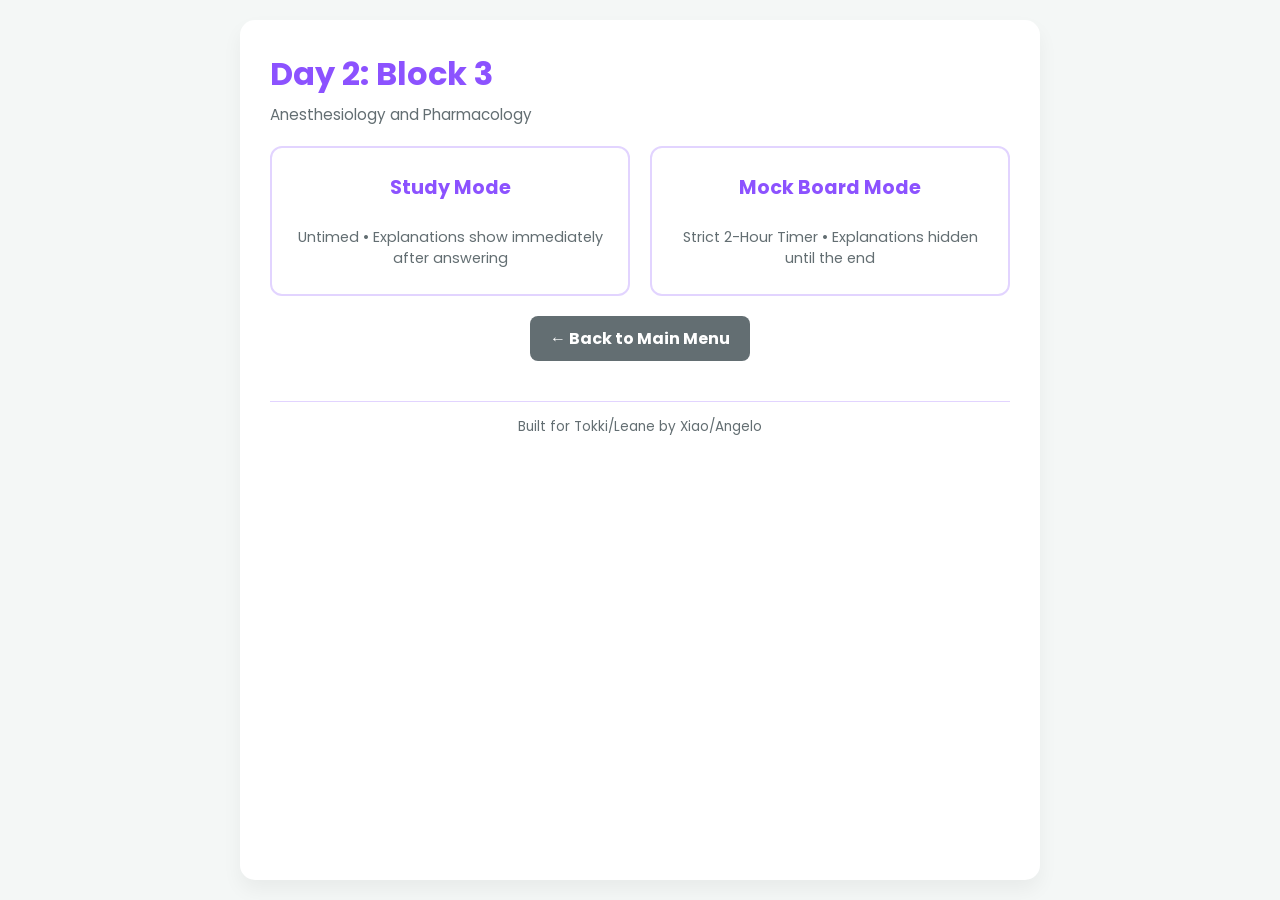
<file: day2/day2-block3.html>
<!DOCTYPE html>
<html lang="en">
<head>
    <meta charset="UTF-8">
    <meta name="viewport" content="width=device-width, initial-scale=1.0">
    <title>Tokki's Board Prep - Day 2 Block 3</title>
    <!-- Connects to your global CSS file -->
    <link rel="stylesheet" href="../css/style.css">
    <!-- INSTANT DARK MODE CHECK -->
    <script>
        if (localStorage.getItem('theme') === 'dark') {
            document.documentElement.setAttribute('data-theme', 'dark');
        }
    </script>
</head>
<body>

    <div class="quiz-container">
        
        <!-- INITIAL MODE SELECTION SCREEN -->
        <div class="home-screen" id="mode-selection">
            <h1>Day 2: Block 3</h1> <!-- CHANGE THIS FOR EACH FILE -->
            <p>Anesthesiology and Pharmacology</p> <!-- CHANGE THIS FOR EACH FILE -->
            
            <div class="day-buttons">
                <button class="day-btn" onclick="startQuiz('study')">
                    <strong>Study Mode</strong><br>
                    <span style="font-size: 0.9rem; font-weight: normal; color: var(--text-light);">Untimed • Explanations show immediately after answering</span>
                </button>
                <button class="day-btn" onclick="startQuiz('mock')">
                    <strong>Mock Board Mode</strong><br>
                    <span style="font-size: 0.9rem; font-weight: normal; color: var(--text-light);">Strict 2-Hour Timer • Explanations hidden until the end</span>
                </button>
            </div>
            
            <!-- Centered, beautifully styled Back Button -->
            <div style="text-align: center; margin-top: 10px;">
                <a href="../index.html" class="nav-btn" style="background: var(--text-light); text-decoration: none; display: inline-block;">← Back to Main Menu</a>
            </div>
        </div>

        <!-- THE QUIZ UI (Hidden until mode is selected) -->
        <div id="quiz-ui" style="display:none;">
            <div class="quiz-header">
                <a href="../index.html" class="back-btn">← Exit</a>
                <div class="progress" id="progress">Loading...</div>
                <div class="timer" id="timer-display" style="display: none;">⏱ Time Left: 2:00:00</div>
            </div>

            <div class="question" id="question">Loading question...</div>
            <div class="options" id="options"></div>
            
            <div class="rationale-box" id="rationale-box">
                <strong>Explanation:</strong>
                <span id="rationale-text"></span>
            </div>

            <div class="controls">
                <button class="nav-btn" id="prev-btn" onclick="prevQuestion()">Previous</button>
                <button class="nav-btn" id="next-btn" onclick="nextQuestion()">Next</button>
            </div>
        </div>

        <!-- THE RESULTS SCREEN -->
        <div class="results-screen" id="results-screen" style="display:none;">
            <h2>Block Complete!</h2>
            <p>You scored <strong id="score">0</strong> out of <span id="total">0</span>!</p>
            <div id="results-message" class="results-details"></div>
            <a href="../index.html" class="nav-btn" style="text-decoration: none; display: inline-block; margin-top: 20px;">Return to Main Menu</a>
        </div>

        <!-- THE OFFICIAL DEDICATION FOOTER -->
        <div class="app-footer">
            Built for Tokki/Leane by Xiao/Angelo
        </div>

    </div>

    <script>
        // Your massive const quizData = [ ... ] array stays perfectly safe right here!
        const quizData = [
            
            {
                "question": "1. Local anesthetics are chemically classified as either amides or esters. Which of the following is the primary site of biotransformation (metabolism) for AMIDE local anesthetics?",
                "options": [
                    "Blood plasma",
                    "Kidneys",
                    "Liver",
                    "Lungs"
                ],
                "correct": 2,
                "rationale": "Amides (which always have an 'i' before the '-caine', like Lidocaine or Bupivacaine) are metabolized in the liver by cytochrome P450 enzymes. Esters (like Procaine) are metabolized in the blood plasma by pseudocholinesterase."
            },
            {
                "question": "2. The profound numbing effect of local anesthetics is achieved by preventing the propagation of the nerve action potential. What is the specific mechanism of action at the cellular level?",
                "options": [
                    "Blocking voltage-gated potassium channels from the extracellular fluid.",
                    "Blocking voltage-gated sodium channels from the intracellular side.",
                    "Stimulating GABA receptors in the central nervous system.",
                    "Destroying the myelin sheath of the nerve."
                ],
                "correct": 1,
                "rationale": "Local anesthetics are base molecules. The un-ionized base crosses the lipid membrane into the nerve cell, converts to an ionized acid, and physically plugs the voltage-gated sodium channel from the INSIDE, stopping sodium from rushing in and firing the nerve."
            },
            {
                "question": "3. Epinephrine is frequently added to local anesthetic cartridges as a vasoconstrictor. Which of the following is NOT a primary clinical purpose of adding epinephrine?",
                "options": [
                    "To prolong the duration of the anesthesia.",
                    "To increase the rate of systemic absorption into the bloodstream.",
                    "To reduce bleeding (provide hemostasis) at the surgical site.",
                    "To decrease the risk of systemic toxicity."
                ],
                "correct": 1,
                "rationale": "Epinephrine is a vasoconstrictor. It tightens the blood vessels, which specifically DECREASES the rate of systemic absorption. Because the anesthetic is absorbed slower, it stays around the nerve longer (prolonging duration) and doesn't spike in the blood (reducing toxicity)."
            },
            {
                "question": "4. What is the maximum recommended dose (MRD) of Epinephrine for a healthy adult patient, and what is the MRD for a severe cardiovascular patient (ASA III or IV) per appointment?",
                "options": [
                    "0.2 mg for healthy; 0.04 mg for cardiac",
                    "0.04 mg for healthy; 0.2 mg for cardiac",
                    "1.0 mg for healthy; 0.5 mg for cardiac",
                    "3.0 mg for healthy; 0.2 mg for cardiac"
                ],
                "correct": 0,
                "rationale": "A healthy adult can safely receive 0.2 mg of epinephrine (approx. 11 cartridges of 1:100,000 epi). A cardiac patient can only receive a maximum of 0.04 mg (exactly 2 cartridges of 1:100,000 epi)."
            },
            {
                "question": "5. Which local anesthetic is notoriously associated with the risk of causing Methemoglobinemia, a condition where the iron in hemoglobin is oxidized and cannot carry oxygen, turning the patient's blood chocolate-brown?",
                "options": [
                    "Lidocaine",
                    "Bupivacaine",
                    "Prilocaine",
                    "Mepivacaine"
                ],
                "correct": 2,
                "rationale": "Prilocaine (and occasionally topical Benzocaine) can cause Methemoglobinemia. Prilocaine is metabolized into o-toluidine, which oxidizes hemoglobin. It is strictly contraindicated in patients with sickle cell anemia or hypoxia."
            },
            {
                "question": "6. A patient presents with a massively swollen, highly infected periapical abscess on tooth #30. You attempt an Inferior Alveolar Nerve Block (IANB), but the tooth will not get numb. What is the primary pharmacological reason for this failure?",
                "options": [
                    "The infection increases the pH, destroying the anesthetic molecules.",
                    "The acidic environment (low pH) of the infection forces the anesthetic to remain in its ionized (charged) form, preventing it from crossing the nerve membrane.",
                    "The bacteria physically consume the lidocaine.",
                    "The infection severs the nerve completely."
                ],
                "correct": 1,
                "rationale": "Anesthetic must be in its free-base, un-ionized (uncharged) form to cross the lipid nerve membrane. Infection drops the tissue pH from 7.4 down to around 5.5. In this acid, the anesthetic becomes heavily ionized (charged) and bounces right off the nerve."
            },
            {
                "question": "7. Articaine (Septocaine) is incredibly popular in modern dentistry due to its superior bone penetration. What makes the chemical structure and metabolism of Articaine totally unique among amide local anesthetics?",
                "options": [
                    "It has no ester or amide linkages.",
                    "It contains a thiophene ring and an ester group, allowing it to be metabolized primarily in the blood plasma rather than the liver.",
                    "It is the only anesthetic formulated without a vasoconstrictor.",
                    "It is naturally a powerful vasoconstrictor like cocaine."
                ],
                "correct": 1,
                "rationale": "While technically an amide, Articaine has an ester linkage and a thiophene ring. Because of the ester link, 90-95% of it is rapidly metabolized in the blood plasma by esterases, making it incredibly safe for patients with liver disease."
            },
            {
                "question": "8. Which of the following local anesthetics is classified as a long-acting anesthetic, frequently providing 8 to 12 hours of soft tissue anesthesia for severe post-operative pain control?",
                "options": [
                    "Lidocaine",
                    "Mepivacaine",
                    "Bupivacaine (Marcaine)",
                    "Articaine"
                ],
                "correct": 2,
                "rationale": "Bupivacaine is highly lipophilic and tightly binds to the sodium channel proteins, giving it a massive duration of action. It is frequently given at the end of wisdom teeth extractions so the patient won't feel pain until the next morning."
            },
            {
                "question": "9. In the event of an accidental intravascular injection of local anesthetic, the patient will experience Systemic Toxicity. What is classically the absolute FIRST clinical sign of Local Anesthetic Systemic Toxicity (LAST) before it progresses to seizures and coma?",
                "options": [
                    "Profound respiratory depression",
                    "Cardiac arrest",
                    "CNS excitation (restlessness, talkativeness, twitching, and circumoral numbness)",
                    "Total body paralysis"
                ],
                "correct": 2,
                "rationale": "Local anesthetics first cross the blood-brain barrier and block the INHIBITORY pathways of the brain. Without inhibition, the brain goes into overdrive (excitation, slurred speech, metallic taste, twitching). Later, it blocks the excitatory pathways, causing massive CNS depression and coma."
            },
            {
                "question": "10. In calculating anesthetic doses, you are using a standard 1.8 mL dental cartridge of 2% Lidocaine with 1:100,000 epinephrine. Exactly how many milligrams of Lidocaine are in this single cartridge?",
                "options": [
                    "18 mg",
                    "20 mg",
                    "36 mg",
                    "54 mg"
                ],
                "correct": 2,
                "rationale": "A 2% solution means 20 mg of drug per 1 mL of fluid. Since a standard US dental carpule holds 1.8 mL of fluid, the math is: 20 mg/mL x 1.8 mL = 36 mg of Lidocaine per cartridge."
            },
            {
                "question": "11. The autonomic nervous system is divided into sympathetic and parasympathetic branches. Which neurotransmitter is released exclusively at the postganglionic nerve endings of the PARASYMPATHETIC (Rest and Digest) nervous system to target organs?",
                "options": [
                    "Norepinephrine",
                    "Epinephrine",
                    "Acetylcholine (ACh)",
                    "Dopamine"
                ],
                "correct": 2,
                "rationale": "Acetylcholine is the universal neurotransmitter for the parasympathetic system (binding to muscarinic receptors). Norepinephrine is the neurotransmitter for the sympathetic (Fight or Flight) postganglionic system."
            },
            {
                "question": "12. A patient is taking Propranolol, a non-selective Beta-blocker, for hypertension. Why is administering a massive dose of Epinephrine strictly contraindicated and incredibly dangerous for this patient?",
                "options": [
                    "It will cause sudden, severe hypotension (blood pressure drop).",
                    "It will cause a massive hypertensive crisis followed by reflex bradycardia.",
                    "It will cause instant respiratory arrest.",
                    "It will permanently paralyze the facial nerve."
                ],
                "correct": 1,
                "rationale": "Propranolol blocks Beta-1 and Beta-2 receptors. If you inject Epi, it can't bind to the blocked Beta-2 (vasodilation) receptors in the muscles. It can only bind to the Alpha-1 (vasoconstriction) receptors, causing massive, unopposed clamping of the blood vessels and skyrocketing blood pressure."
            },
            {
                "question": "13. In oral surgery, it is sometimes necessary to dry the patient's mouth completely to isolate a field. Which specific drug is a classic anticholinergic (muscarinic antagonist) that blocks acetylcholine, thereby shutting down salivary gland production?",
                "options": [
                    "Pilocarpine",
                    "Atropine",
                    "Neostigmine",
                    "Epinephrine"
                ],
                "correct": 1,
                "rationale": "Atropine (and Scopolamine) are muscarinic receptor antagonists. They block the parasympathetic system from working, which causes severe dry mouth (antisialagogue effect), pupil dilation, and increased heart rate."
            },
            {
                "question": "14. A patient suffering from Sjögren's Syndrome complains of agonizing dry mouth and difficulty swallowing. You prescribe Pilocarpine to stimulate saliva flow. What is the mechanism of action of Pilocarpine?",
                "options": [
                    "Direct-acting cholinergic (parasympathomimetic) agonist.",
                    "Indirect-acting acetylcholinesterase inhibitor.",
                    "Alpha-1 adrenergic agonist.",
                    "Beta-2 adrenergic agonist."
                ],
                "correct": 0,
                "rationale": "Pilocarpine acts exactly like Acetylcholine. It binds directly to the muscarinic receptors on the salivary glands and turns them on, forcing them to pump out watery saliva."
            },
            {
                "question": "15. An asthmatic patient begins wheezing in the dental chair. You immediately hand them their rescue inhaler, which contains Albuterol. Albuterol stops the asthma attack by targeting and activating which specific autonomic receptor?",
                "options": [
                    "Alpha-1 receptors",
                    "Beta-1 receptors",
                    "Beta-2 receptors",
                    "Muscarinic receptors"
                ],
                "correct": 2,
                "rationale": "Memory trick: You have 1 heart (Beta-1) and 2 lungs (Beta-2). Albuterol is a selective Beta-2 agonist. It activates the receptors in the lungs, forcing the smooth muscle of the bronchioles to relax and open the airway."
            },
            {
                "question": "16. Non-Steroidal Anti-Inflammatory Drugs (NSAIDs) like Ibuprofen are the absolute gold standard for dental pain. What is the precise pharmacological mechanism of action of NSAIDs?",
                "options": [
                    "They bind to Mu receptors in the brain.",
                    "They reversibly inhibit the Cyclooxygenase (COX-1 and COX-2) enzymes, preventing the synthesis of prostaglandins.",
                    "They block the reuptake of serotonin in the synaptic cleft.",
                    "They destroy the arachidonic acid molecule completely."
                ],
                "correct": 1,
                "rationale": "When tissue is damaged, cells release arachidonic acid. COX enzymes turn that acid into prostaglandins (which cause pain and swelling). NSAIDs block the COX enzymes, shutting down prostaglandin production at the source."
            },
            {
                "question": "17. Aspirin is a unique NSAID because it permanently affects blood clotting. How exactly does Aspirin prevent platelet aggregation?",
                "options": [
                    "It destroys Vitamin K in the liver.",
                    "It physically dissolves the fibrin clot.",
                    "It irreversibly binds to COX-1, permanently preventing the synthesis of Thromboxane A2 for the entire 7-10 day lifespan of the platelet.",
                    "It blocks the ADP receptors on the platelet surface."
                ],
                "correct": 2,
                "rationale": "Unlike Ibuprofen (which is reversible), Aspirin is IRREVERSIBLE. It permanently breaks the COX enzyme inside the platelet. Because platelets have no nucleus, they cannot make new enzymes. The platelet is physically incapable of sticking together until it naturally dies 7-10 days later."
            },
            {
                "question": "18. Acetaminophen (Tylenol/Paracetamol) is an excellent analgesic and antipyretic (fever reducer), making it great for patients who cannot take NSAIDs. However, it completely lacks which major clinical property?",
                "options": [
                    "Anti-inflammatory properties",
                    "Pain reduction properties",
                    "Hepatotoxicity",
                    "Fever reduction properties"
                ],
                "correct": 0,
                "rationale": "Acetaminophen works entirely in the Central Nervous System (the brain) to block pain and fever. It does absolutely nothing in the peripheral tissues, meaning it will NOT reduce swelling or inflammation after a surgical extraction."
            },
            {
                "question": "19. The maximum daily dose of Acetaminophen for a healthy adult has recently been lowered by the FDA to prevent accidental, lethal damage to which specific organ?",
                "options": [
                    "The Kidneys (Renal failure)",
                    "The Stomach (Gastric ulcers)",
                    "The Liver (Hepatic necrosis)",
                    "The Heart (Myocardial infarction)"
                ],
                "correct": 2,
                "rationale": "Acetaminophen is processed by the liver. In massive doses (over 4,000 mg/day, though many authorities now recommend max 3,000 mg/day), the liver's glutathione stores run out, and a highly toxic metabolite (NAPQI) builds up, destroying the liver completely. NSAIDs damage the kidneys and stomach; Acetaminophen damages the liver."
            },
            {
                "question": "20. A patient in the recovery room after IV sedation is given a prescription for an opioid (e.g., Hydrocodone). The assistant notices the patient's breathing has dropped to 6 breaths per minute, their pupils are pinpoint (miosis), and they are unresponsive. What is the specific competitive antagonist (antidote) that MUST be given immediately to reverse the opioid overdose?",
                "options": [
                    "Flumazenil",
                    "Naloxone (Narcan)",
                    "Epinephrine",
                    "Atropine"
                ],
                "correct": 1,
                "rationale": "Naloxone (Narcan) is a pure, competitive Mu-receptor antagonist. It physically rips the opioid off the brain's receptors, instantly waking the patient up and restoring their drive to breathe."
            },
            {
                "question": "21. Opioids produce their profound analgesic effects strictly by acting as agonists on specific receptors located within the Central Nervous System. Which receptor is primarily responsible for the analgesia, euphoria, and respiratory depression seen with opioids?",
                "options": [
                    "Kappa receptor",
                    "Delta receptor",
                    "Mu (μ) receptor",
                    "Alpha-2 receptor"
                ],
                "correct": 2,
                "rationale": "The Mu (μ) opioid receptor is the heavy hitter. Activating it produces incredible pain relief, but also causes the dangerous side effects: respiratory depression, physical addiction, and severe constipation."
            },
            {
                "question": "22. Aspirin should NEVER be given to young children or teenagers recovering from a viral infection (like the flu or chickenpox). This specific combination can trigger a rare, rapidly fatal condition characterized by brain swelling and liver failure known as:",
                "options": [
                    "Kawasaki Disease",
                    "Stevens-Johnson Syndrome",
                    "Reye's Syndrome",
                    "Guillain-Barré Syndrome"
                ],
                "correct": 2,
                "rationale": "Reye's Syndrome is highly lethal. Because of this, Acetaminophen or Ibuprofen are the ONLY antipyretics that should ever be given to children to reduce a fever."
            },
            {
                "question": "23. Penicillin is a bactericidal antibiotic that is considered the first-line treatment for most odontogenic infections. What is the specific mechanism by which Penicillin kills bacteria?",
                "options": [
                    "It binds to the 50S ribosomal subunit, halting protein synthesis.",
                    "It inhibits the transpeptidase enzyme (Penicillin-Binding Proteins), completely preventing the cross-linking of the peptidoglycan cell wall.",
                    "It destroys the bacterial DNA gyrase.",
                    "It pokes holes in the plasma membrane."
                ],
                "correct": 1,
                "rationale": "Penicillin (a Beta-Lactam) breaks the cell wall factory. Without cross-linked peptidoglycan, the bacteria's wall becomes weak. As water rushes into the hypertonic bacteria, the weak wall violently ruptures (lysis), killing the bacteria."
            },
            {
                "question": "24. Macrolide antibiotics (like Erythromycin) and Tetracyclines are 'Bacteriostatic'. Penicillin is 'Bactericidal'. Why is it a terrible clinical error to prescribe a Bacteriostatic drug and a Bactericidal drug at the exact same time?",
                "options": [
                    "They will react and form a toxic crystal in the blood.",
                    "They cancel each other out; Penicillin requires actively dividing, growing bacteria to break their cell walls, but Bacteriostatic drugs put the bacteria to sleep, rendering the Penicillin totally useless.",
                    "The combination guarantees an anaphylactic reaction.",
                    "It forces the bacteria to mutate instantly."
                ],
                "correct": 1,
                "rationale": "Penicillin only works on cells that are actively building a wall. Tetracycline halts protein synthesis, freezing the cell. If the cell is frozen, it isn't building a wall, meaning the Penicillin has absolutely nothing to attack."
            },
            {
                "question": "25. A patient requires antibiotic prophylaxis for a heart valve prior to an extraction. They are severely allergic to Penicillin. Which of the following is the standard, most effective alternative antibiotic and dosage prescribed by the AHA?",
                "options": [
                    "Amoxicillin 2g, 1 hour prior",
                    "Clindamycin 600mg, 1 hour prior",
                    "Azithromycin 500mg, 1 hour prior",
                    "Both B and C are highly acceptable alternatives"
                ],
                "correct": 3,
                "rationale": "If allergic to penicillin, the AHA standard is either Clindamycin 600mg, Azithromycin/Clarithromycin 500mg, or Cephalexin 2g (only if the allergy is non-anaphylactic). All are taken exactly 1 hour before the procedure."
            },
            {
                "question": "26. Clindamycin is incredibly effective at penetrating bone to cure deep dental abscesses. However, its use has plummeted in recent years due to its notorious ability to wipe out the normal gut flora and cause a severe, sometimes fatal gastrointestinal infection known as:",
                "options": [
                    "Pseudomembranous Colitis (caused by Clostridioides difficile)",
                    "Crohn's Disease",
                    "Peptic Ulcer Disease",
                    "Ulcerative Colitis"
                ],
                "correct": 0,
                "rationale": "Clindamycin wipes out the good gut bacteria, allowing the ultra-resistant C. diff bacteria to overgrow and release a toxin that severely burns the lining of the colon, causing bloody diarrhea."
            },
            {
                "question": "27. Which class of broad-spectrum antibiotics is completely CONTRAINDICATED in pregnant women and young children (under 8 years old) because it irreversibly binds to calcium, causing severe intrinsic yellow/gray staining of the developing teeth and stunting bone growth?",
                "options": [
                    "Cephalosporins",
                    "Fluoroquinolones",
                    "Tetracyclines",
                    "Macrolides"
                ],
                "correct": 2,
                "rationale": "Tetracyclines (including Doxycycline and Minocycline) aggressively chelate (bind) to calcium. If a tooth or bone is actively forming when the drug is taken, the drug gets permanently locked inside the hydroxyapatite crystal, turning it gray from the inside out."
            },
            {
                "question": "28. Metronidazole (Flagyl) is highly effective specifically against obligate anaerobic bacteria, making it perfect for severe periodontal infections (like ANUG). What is the absolute most important warning you must give a patient taking Metronidazole?",
                "options": [
                    "Do not drink milk or take antacids.",
                    "Do not consume absolutely any alcohol (even mouthwash), as it will cause a violent, miserable vomiting reaction.",
                    "Do not lay down for 30 minutes after taking it.",
                    "It will turn your urine blue."
                ],
                "correct": 1,
                "rationale": "Metronidazole creates a 'Disulfiram-like' reaction. It stops the liver from breaking down alcohol. If the patient has even a sip of wine, highly toxic acetaldehyde builds up in their blood instantly, causing violent vomiting, flushing, and heart palpitations."
            },
            {
                "question": "29. Azole antifungal medications (like Fluconazole and Clotrimazole) are frequently prescribed for severe oral candidiasis. How do these drugs specifically kill fungi without harming human cells?",
                "options": [
                    "They destroy the fungal chitin cell wall.",
                    "They inhibit the synthesis of Ergosterol, a vital component of the fungal cell membrane.",
                    "They bind to the fungal 50S ribosome.",
                    "They poke holes directly in the human host cell to starve the fungus."
                ],
                "correct": 1,
                "rationale": "Human cell membranes are built with cholesterol. Fungal membranes require ergosterol. Azoles block the enzyme that makes ergosterol, so the fungus cannot build a membrane and dies."
            },
            {
                "question": "30. Acyclovir is the primary antiviral medication prescribed for severe Herpes Simplex (HSV) infections. What is its specific mechanism of action?",
                "options": [
                    "It destroys the viral envelope.",
                    "It acts as a fake DNA building block, completely inhibiting viral DNA polymerase and stopping viral replication.",
                    "It physically blocks the virus from entering the host cell.",
                    "It triggers the host cell to commit apoptosis."
                ],
                "correct": 1,
                "rationale": "Acyclovir is a 'nucleoside analogue'. It looks exactly like the DNA letter 'G'. When the virus tries to copy its DNA, it accidentally grabs the Acyclovir, which breaks the DNA chain completely and stops the virus from replicating."
            },
            {
                "question": "31. In conscious sedation, Nitrous Oxide ($N_2O$) is the safest and most common inhalation agent. The 'Blood-Gas Partition Coefficient' measures how easily an anesthetic dissolves in the blood. Nitrous Oxide has an incredibly LOW blood-gas partition coefficient (0.47). What does this mean clinically?",
                "options": [
                    "It is highly potent and will put the patient in a deep coma.",
                    "It barely dissolves in the blood at all, meaning it reaches the brain instantly for a very rapid onset, and leaves the body instantly for a very rapid recovery.",
                    "It dissolves completely in the blood, taking hours to take effect.",
                    "It binds permanently to hemoglobin."
                ],
                "correct": 1,
                "rationale": "If a gas dissolves in the blood (high solubility), it acts like a sponge, soaking it up forever before letting it go to the brain. Because N2O has incredibly LOW solubility, the blood refuses to absorb it, so it bounces straight to the brain, working in minutes."
            },
            {
                "question": "32. A critical step when turning OFF the Nitrous Oxide is to place the patient on 100% pure Oxygen for 3 to 5 minutes. If you fail to do this and simply let them breathe room air, they will experience headache, nausea, and lethargy due to a phenomenon known as:",
                "options": [
                    "The Second Gas Effect",
                    "Malignant Hyperthermia",
                    "Diffusion Hypoxia",
                    "Concentration Effect"
                ],
                "correct": 2,
                "rationale": "Nitrous oxide leaves the blood incredibly fast. If you just take the mask off, massive amounts of N2O will rush back out of the blood into the lungs, physically pushing all the oxygen out and suffocating the patient (Diffusion Hypoxia). 100% Oxygen flushes the lungs clean."
            },
            {
                "question": "33. Nitrous oxide is extremely safe, but it is strictly CONTRAINDICATED in patients with which of the following conditions?",
                "options": [
                    "Asthma",
                    "Hypertension",
                    "Severe COPD (Chronic Obstructive Pulmonary Disease) or a bowel obstruction",
                    "Diabetes"
                ],
                "correct": 2,
                "rationale": "Patients with severe COPD rely on low oxygen levels to trigger their breathing (hypoxic drive). Giving them massive amounts of O2/N2O will cause them to stop breathing. N2O also wildly expands trapped air, which will cause a bowel obstruction or middle-ear blockage to explode."
            },
            {
                "question": "34. The Minimum Alveolar Concentration (MAC) measures the potency of an inhaled general anesthetic. The MAC of Nitrous Oxide is 104%. Because this number is greater than 100%, it scientifically proves that:",
                "options": [
                    "Nitrous oxide is the most potent anesthetic in the world.",
                    "Nitrous oxide is incredibly weak, and it is physically impossible to achieve true Stage III surgical anesthesia using only Nitrous Oxide at normal atmospheric pressure.",
                    "It requires exactly 104 minutes to work.",
                    "It is highly toxic to the liver."
                ],
                "correct": 1,
                "rationale": "MAC is the amount of gas needed to anesthetize 50% of people. A low MAC (like Halothane at 0.75%) means it is incredibly potent. Because N2O's MAC is 104%, you would have to give them 104% gas (and zero oxygen) to put them to sleep, which would kill them. It is strictly a weak sedative, not a general anesthetic."
            },
            {
                "question": "35. Benzodiazepines (like Diazepam and Midazolam) are the most frequently prescribed oral sedatives in dentistry to reduce patient anxiety. What is their mechanism of action?",
                "options": [
                    "They block serotonin reuptake.",
                    "They bind to the GABA-A receptor, increasing the FREQUENCY of chloride channel openings, heavily depressing the central nervous system.",
                    "They act as direct dopamine agonists.",
                    "They destroy the amygdala."
                ],
                "correct": 1,
                "rationale": "GABA is the 'brakes' of the brain. Benzodiazepines press the brakes. They bind to the GABA receptor and make it open its chloride channels more often, flooding the nerve with negative ions and shutting down anxiety."
            },
            {
                "question": "36. If a patient is accidentally given an overdose of IV Midazolam (a Benzodiazepine) and stops breathing, what is the specific competitive antagonist that must be pushed immediately to reverse the drug?",
                "options": [
                    "Naloxone (Narcan)",
                    "Flumazenil (Romazicon)",
                    "Neostigmine",
                    "Epinephrine"
                ],
                "correct": 1,
                "rationale": "Flumazenil is the specific antidote for Benzodiazepines. It kicks the Benzo off the GABA receptor. (Naloxone is strictly for Opioids)."
            },
            {
                "question": "37. In modern outpatient oral surgery, which intravenous drug is overwhelmingly preferred for inducing deep sedation/general anesthesia because of its incredibly rapid onset, rapid recovery (feeling clear-headed), and highly effective anti-emetic (anti-nausea) properties?",
                "options": [
                    "Ketamine",
                    "Thiopental",
                    "Propofol",
                    "Fentanyl"
                ],
                "correct": 2,
                "rationale": "Propofol is the 'milk of amnesia'. It looks like milk, puts the patient to sleep in 10 seconds, and they wake up 5 minutes later feeling perfectly refreshed and completely lacking nausea, making it the ultimate outpatient drug."
            },
            {
                "question": "38. General Anesthesia is famously divided into four classic stages by Guedel. In which stage does true 'Surgical Anesthesia' occur, where the patient is unconscious, immobile, and has lost their eyelid reflexes?",
                "options": [
                    "Stage I",
                    "Stage II",
                    "Stage III",
                    "Stage IV"
                ],
                "correct": 2,
                "rationale": "Stage I = Analgesia/Sedation (Nitrous oxide operates here). Stage II = Delirium/Excitement (Dangerous stage, patient thrashes). Stage III = Surgical Anesthesia (The target zone for major surgery). Stage IV = Medullary Paralysis (Overdose, breathing and heart stop)."
            },
            {
                "question": "39. Ketamine produces a bizarre state known as \"Dissociative Anesthesia,\" where the patient appears awake with their eyes open, but is completely disconnected from reality and feels no pain. It achieves this by antagonizing (blocking) which receptor?",
                "options": [
                    "GABA receptor",
                    "Mu opioid receptor",
                    "NMDA (Glutamate) receptor",
                    "Nicotinic receptor"
                ],
                "correct": 2,
                "rationale": "Glutamate is the major excitatory neurotransmitter. Ketamine blocks the NMDA glutamate receptor. Because it blocks the brain from processing sensory input, the patient is physically 'awake' but entirely disconnected from pain."
            },
            {
                "question": "40. In pharmacokinetics, the \"First-Pass Effect\" is a crucial concept when administering oral medications (like Tylenol or Valium). What does the First-Pass effect describe?",
                "options": [
                    "The drug goes straight to the brain first.",
                    "The drug is absorbed by the stomach and immediately routed through the portal vein to the Liver, where a massive percentage of the drug is destroyed/metabolized before it ever reaches the systemic bloodstream.",
                    "The drug passes through the kidneys unchanged.",
                    "The first time a patient takes a drug, they are highly sensitive to it."
                ],
                "correct": 1,
                "rationale": "Any pill you swallow is absorbed by the intestines and goes straight to the Liver first. The liver destroys a massive amount of it. This is why an IV dose of a drug is incredibly tiny compared to an Oral dose of the exact same drug."
            },
            {
                "question": "41. When prescribing a drug, the 'Therapeutic Index' (TI) is the ratio of the Lethal Dose (LD50) to the Effective Dose (ED50). Clinically, a drug with a very NARROW (small) therapeutic index means:",
                "options": [
                    "It is incredibly safe and virtually impossible to overdose on.",
                    "The dose that cures the patient is terrifyingly close to the dose that kills the patient, requiring extreme caution and constant blood monitoring.",
                    "The drug only works on a narrow range of bacteria.",
                    "The drug is available over-the-counter."
                ],
                "correct": 1,
                "rationale": "TI = LD50 / ED50. If the TI is 2, it means taking just 2 pills instead of 1 will kill you. Drugs like Warfarin, Digoxin, and Lithium have incredibly narrow therapeutic windows and are highly dangerous."
            },
            {
                "question": "42. Corticosteroids (like Prednisone or Dexamethasone) are the absolute most powerful anti-inflammatory drugs in medicine. How do they shut down massive inflammation and swelling?",
                "options": [
                    "They block COX-1 entirely.",
                    "They block Phospholipase A2, completely shutting down the release of arachidonic acid, thereby stopping the production of BOTH prostaglandins and leukotrienes.",
                    "They kill white blood cells.",
                    "They act as an antihistamine."
                ],
                "correct": 1,
                "rationale": "NSAIDs only block COX (prostaglandins). Corticosteroids go way higher up the chain. They block Phospholipase A2, which cuts off the entire supply of arachidonic acid. Without that, the body can't make any inflammatory chemicals at all."
            },
            {
                "question": "43. A patient with a severe history of angina pectoris suddenly clutches their chest in the dental chair. You administer their prescribed sublingual Nitroglycerin. How does Nitroglycerin rapidly stop an angina attack?",
                "options": [
                    "It violently increases the heart rate.",
                    "It releases Nitric Oxide, causing massive venodilation, which pools blood in the veins and severely decreases the blood returning to the heart (decreased preload), forcing the heart to work less.",
                    "It dissolves the blood clot in the coronary artery.",
                    "It is a powerful painkiller like morphine."
                ],
                "correct": 1,
                "rationale": "Angina is the heart screaming because it is working too hard and lacking oxygen. Nitroglycerin dilates the massive veins in the body. The blood pools in the legs, reducing the amount of blood the heart has to pump, instantly relieving the strain."
            },
            {
                "question": "44. You are injecting a local anesthetic. Which of the following nerve fibers are structurally the smallest and completely unmyelinated, making them the absolute FIRST fibers to be blocked by the anesthetic (eliminating pain and temperature)?",
                "options": [
                    "A-alpha fibers",
                    "A-beta fibers",
                    "B fibers",
                    "C fibers"
                ],
                "correct": 3,
                "rationale": "C fibers carry dull, aching pain and temperature. Because they are tiny and lack a thick myelin shield, the anesthetic easily soaks into them first. The massive A-alpha motor fibers are the last to go to sleep."
            },
            {
                "question": "45. Antihistamines are commonly used for mild allergic reactions. First-generation antihistamines (like Diphenhydramine/Benadryl) are notorious for causing severe drowsiness, while second-generation (like Cetirizine/Zyrtec) do not. Why?",
                "options": [
                    "First-generation drugs are stronger.",
                    "First-generation drugs easily cross the Blood-Brain Barrier to depress the CNS, while second-generation drugs are too large/charged to cross into the brain.",
                    "Second-generation drugs are actually stimulants.",
                    "First-generation drugs contain alcohol."
                ],
                "correct": 1,
                "rationale": "Benadryl is highly lipophilic and slips right into the brain, blocking histamine there (which makes you incredibly sleepy). Zyrtec cannot cross the barrier, so it only blocks histamine in your body (stopping allergies without causing sleep)."
            },
            {
                "question": "46. Statins (like Atorvastatin/Lipitor) are among the most prescribed drugs in the world for patients with high cholesterol. What is the specific enzyme they competitively inhibit to stop the liver from producing cholesterol?",
                "options": [
                    "Cyclooxygenase (COX)",
                    "HMG-CoA Reductase",
                    "Angiotensin-Converting Enzyme (ACE)",
                    "Monoamine Oxidase (MAO)"
                ],
                "correct": 1,
                "rationale": "HMG-CoA reductase is the absolute master control enzyme in the liver that builds cholesterol. Statins block this enzyme, forcing the liver to pull bad cholesterol out of the blood instead."
            },
            {
                "question": "47. A patient with severe, uncontrolled Asthma should absolutely NOT be prescribed which of the following common analgesics, due to the risk of a dangerous cross-reactive hypersensitivity attack?",
                "options": [
                    "Acetaminophen (Tylenol)",
                    "Aspirin (or other NSAIDs)",
                    "Codeine",
                    "Oxycodone"
                ],
                "correct": 1,
                "rationale": "Roughly 10-20% of asthmatics have 'Aspirin-Exacerbated Respiratory Disease' (AERD). Taking Aspirin or Ibuprofen shifts all the arachidonic acid away from prostaglandins and dumps it into making massive amounts of Leukotrienes, which trigger a brutal asthma attack."
            },
            {
                "question": "48. Many modern drugs are classified as \"Prodrugs.\" What is the definition of a prodrug in pharmacology?",
                "options": [
                    "A drug that is highly addictive.",
                    "A drug that has absolutely no effect until it is physically swallowed, absorbed, and then chemically activated by the Liver's enzymes.",
                    "A drug that bypasses the liver completely.",
                    "A drug that contains pure protein."
                ],
                "correct": 1,
                "rationale": "Codeine is a classic prodrug. By itself, Codeine does absolutely nothing. Once it reaches the liver, the enzyme CYP2D6 metabolizes it into Morphine. Only then does it actually stop the pain."
            },
            {
                "question": "49. During conscious sedation, a patient may experience Syncope (fainting) due to severe anxiety before the needle even touches them. Vasovagal syncope is specifically caused by:",
                "options": [
                    "A massive spike in Epinephrine causing a heart attack.",
                    "A sudden, massive parasympathetic (Vagal) surge that plummets the heart rate and blood pressure, completely starving the brain of oxygen.",
                    "An allergic reaction to the plastic syringe.",
                    "A seizure in the temporal lobe."
                ],
                "correct": 1,
                "rationale": "Anxiety triggers the 'Fight or Flight' response. But if the brain panics, it can short-circuit and violently trigger the Vagus nerve instead. The Vagus nerve slams the brakes on the heart, dropping blood pressure to zero, and the patient blacks out. Trendelenburg position (feet up) is the immediate treatment."
            },
            {
                "question": "50. A patient reports they are taking Lisinopril for high blood pressure. Lisinopril is an ACE Inhibitor. Which incredibly common, highly annoying side effect is famously associated with ACE inhibitors that a dentist may observe in the chair?",
                "options": [
                    "Gingival hyperplasia",
                    "A chronic, dry, hacking cough",
                    "Black hairy tongue",
                    "Rampant caries"
                ],
                "correct": 1,
                "rationale": "ACE Inhibitors (drugs ending in '-pril') stop the breakdown of bradykinin in the lungs. The buildup of bradykinin physically tickles the lungs, giving the patient a permanent, dry, hacking cough that never goes away."
            },
            {
        "question": "51. In local anesthetic pharmacology, what physical-chemical property of a local anesthetic molecule determines its SPEED (rate of onset) of anesthesia?",
        "options": [
            "Lipid solubility",
            "Dissociation constant (pKa)",
            "Protein binding percentage",
            "Molecular weight"
        ],
        "correct": 1,
        "rationale": "The pKa determines the onset of action. Anesthetic with a pKa closer to physiologic tissue pH (7.4) has a greater percentage of uncharged free base molecules available to rapidly cross the nerve membrane, resulting in a faster onset."
    },
    {
        "question": "52. What physical-chemical property of a local anesthetic molecule primarily determines its ANESTHETIC POTENCY?",
        "options": [
            "Lipid solubility",
            "Dissociation constant (pKa)",
            "Protein binding capacity",
            "Vascular tone"
        ],
        "correct": 0,
        "rationale": "Lipid solubility dictates potency. Because the nerve cell membrane is composed of 90% lipid, a highly lipophilic anesthetic (like Bupivacaine) easily penetrates the nerve membrane in tiny amounts, requiring lower concentrations to achieve profound anesthesia."
    },
    {
        "question": "53. What physical-chemical property of a local anesthetic molecule dictates its DURATION of clinical anesthesia?",
        "options": [
            "Lipid solubility",
            "Dissociation constant (pKa)",
            "Protein binding capacity",
            "pH of the solution"
        ],
        "correct": 2,
        "rationale": "Protein binding dictates duration. Anesthetics that bind tightly to the receptor protein inside the sodium channel (like Bupivacaine, with >95% protein binding) remain attached longer, providing extended hours of anesthesia."
    },
    {
        "question": "54. Mepivacaine 3% plain (Carbocaine without vasoconstrictor) is frequently selected when a vasoconstrictor is contraindicated. Why does Mepivacaine produce acceptable pulpal anesthesia even without epinephrine?",
        "options": [
            "It has the lowest pKa of all amides.",
            "It produces the least amount of vasodilation of all standard dental amide anesthetics.",
            "It is metabolized in the blood plasma.",
            "It is naturally an intense vasoconstrictor."
        ],
        "correct": 1,
        "rationale": "Most local anesthetics are potent vasodilators that quickly wash themselves into the bloodstream. Mepivacaine produces significantly less vasodilation than Lidocaine, allowing it to stay around the nerve long enough to provide 20-40 minutes of pulpal anesthesia without a vasoconstrictor."
    },
    {
        "question": "55. Phentolamine mesylate (OraVerse) is an FDA-approved local anesthetic reversal agent. What is its pharmacological mechanism of action?",
        "options": [
            "It binds to and chemically destroys the lidocaine molecule.",
            "It is a non-selective alpha-adrenergic antagonist that causes vasodilation, rapidly increasing local blood flow to flush the anesthetic out of the tissue.",
            "It directly stimulates voltage-gated sodium channels to open.",
            "It acts as a competitive antagonist at GABA receptors."
        ],
        "correct": 1,
        "rationale": "OraVerse blocks the alpha-1 receptors that epinephrine was constricting. This opens up the blood vessels (vasodilation), rapidly increasing blood flow to carry the local anesthetic away and cutting soft-tissue numbness time in half."
    },
    {
        "question": "56. If a patient develops severe Methemoglobinemia following the administration of Prilocaine or Benzocaine topical spray, what is the specific intravenous antidote that must be administered?",
        "options": [
            "Naloxone",
            "Methylene Blue (1-2 mg/kg of 1% solution)",
            "Flumazenil",
            "Atropine"
        ],
        "correct": 1,
        "rationale": "Methylene Blue acts as an electron donor to reduce the ferric iron ($Fe^{3+}$) in methemoglobin back into functional ferrous iron ($Fe^{2+}$), instantly restoring the blood's capacity to transport oxygen."
    },
    {
        "question": "57. A patient has a known history of severe liver cirrhosis. Which of the following local anesthetics has the safest metabolic profile because it is 90% to 95% metabolized in the blood plasma by plasma carboxylesterases rather than the liver?",
        "options": [
            "Lidocaine",
            "Mepivacaine",
            "Bupivacaine",
            "Articaine"
        ],
        "correct": 3,
        "rationale": "Articaine possesses an ester side-chain attached to its thiophene ring. Because blood esterases break it down almost immediately, it places minimal metabolic load on the liver compared to pure amides like Lidocaine."
    },
    {
        "question": "58. In calculating epinephrine concentrations, exactly how many milligrams of epinephrine are contained within one standard 1.8 mL cartridge of 2% Lidocaine with 1:100,000 Epinephrine?",
        "options": [
            "0.009 mg",
            "0.018 mg",
            "0.036 mg",
            "0.18 mg"
        ],
        "correct": 1,
        "rationale": "A 1:100,000 dilution equals 0.01 mg/mL of epinephrine. In a standard 1.8 mL dental cartridge: 0.01 mg/mL x 1.8 mL = 0.018 mg of Epinephrine per cartridge. (For 1:200,000, it is 0.009 mg; for 1:50,000, it is 0.036 mg)."
    },
    {
        "question": "59. A patient is taking Phenytoin (Dilantin) for epilepsy. Which characteristic adverse effect in the oral cavity is classically associated with this anti-seizure medication?",
        "options": [
            "Severe xerostomia and burning mouth syndrome",
            "Gingival overgrowth / hyperplasia",
            "Spontaneous mucosal ulcerations",
            "Black hairy tongue"
        ],
        "correct": 1,
        "rationale": "Phenytoin, along with Cyclosporine (immunosuppressant) and Calcium Channel Blockers (like Nifedipine and Amlodipine), form the classic triad of drugs notorious for causing medication-induced gingival hyperplasia."
    },
    {
        "question": "60. Which class of antihypertensive medications works specifically by preventing the conversion of Angiotensin I to Angiotensin II, and is famously associated with the development of angioedema and a chronic dry cough?",
        "options": [
            "Beta-Blockers",
            "Angiotensin-Converting Enzyme (ACE) Inhibitors",
            "Calcium Channel Blockers",
            "Thiazide Diuretics"
        ],
        "correct": 1,
        "rationale": "ACE Inhibitors (ending in '-pril', such as Enalapril or Lisinopril) block the enzyme that creates the vasoconstrictor Angiotensin II. They also inhibit the breakdown of bradykinin, which causes dry cough and potential life-threatening angioedema of the tongue and airway."
    },
    {
        "question": "61. A patient taking Warfarin (Coumadin) needs a surgical extraction. Warfarin exerts its anticoagulant effect specifically by inhibiting which enzyme in the liver?",
        "options": [
            "Cyclooxygenase-1",
            "Vitamin K epoxide reductase",
            "Thrombin (Factor IIa)",
            "Factor Xa"
        ],
        "correct": 1,
        "rationale": "Warfarin competitively inhibits Vitamin K epoxide reductase complex 1 (VKORC1), blocking the recycling of active Vitamin K. This halts the synthesis of the Vitamin K-dependent clotting factors: Factors II, VII, IX, X, as well as Proteins C and S."
    },
    {
        "question": "62. Novel Direct Oral Anticoagulants (DOACs) like Apixaban (Eliquis) and Rivaroxaban (Xarelto) are increasingly used instead of Warfarin. What is their precise molecular target in the coagulation cascade?",
        "options": [
            "Direct inhibition of Thrombin (Factor IIa)",
            "Direct inhibition of Factor Xa",
            "Irreversible inhibition of platelet COX-1",
            "Antagonism of Vitamin K"
        ],
        "correct": 1,
        "rationale": "Apixaban and Rivaroxaban are direct Factor Xa inhibitors (note the '-xa-' in their names). Dabigatran (Pradaxa) is a direct Thrombin (Factor IIa) inhibitor. Unlike Warfarin, DOACs do not require routine INR monitoring."
    },
    {
        "question": "63. A patient is taking a Monoamine Oxidase Inhibitor (MAOI) for depression. Which opioid analgesic is strictly and life-threateningly CONTRAINDICATED because the combination can trigger severe serotonin syndrome, hyperpyrexia (108°F fever), convulsions, and death?",
        "options": [
            "Codeine",
            "Morphine",
            "Meperidine (Demerol)",
            "Oxycodone"
        ],
        "correct": 2,
        "rationale": "Meperidine (Demerol) blocks the neuronal reuptake of serotonin. In a patient on an MAOI, serotonin levels spike catastrophically, causing fatal Serotonin Syndrome and hyperpyrexic encephalopathy."
    },
    {
        "question": "64. What is the fundamental difference in the molecular mechanism of action between Barbiturates and Benzodiazepines at the GABA-A receptor?",
        "options": [
            "Benzodiazepines increase channel opening DURATION; Barbiturates increase FREQUENCY.",
            "Benzodiazepines increase channel opening FREQUENCY; Barbiturates increase channel opening DURATION.",
            "Barbiturates block the GABA receptor completely.",
            "Benzodiazepines stimulate glutamate receptors."
        ],
        "correct": 1,
        "rationale": "Memory trick: 'Benzos increase FREQUENCY (Frenzy), Barbiturates increase DURATION (Duration)'. Because Barbiturates can also open chloride channels directly even in the absence of GABA, they have a vastly higher risk of fatal respiratory arrest."
    },
    {
        "question": "65. Malignant Hyperthermia is a life-threatening, hypermetabolic reaction that can occur during general anesthesia. Which combination of drugs is the classic trigger for this crisis?",
        "options": [
            "Propofol and Fentanyl",
            "Volatile halogenated inhalational anesthetics (e.g., Halothane, Sevoflurane) and Succinylcholine",
            "Nitrous oxide and Midazolam",
            "Ketamine and Atropine"
        ],
        "correct": 1,
        "rationale": "In genetically susceptible patients (RYR1 gene mutation), the combination of volatile anesthetics and the depolarizing paralytic Succinylcholine causes uncontrolled calcium release from the sarcoplasmic reticulum, leading to muscle rigidity, extreme hyperthermia, and metabolic acidosis."
    },
    {
        "question": "66. What is the specific skeletal muscle relaxant drug that must be administered immediately to treat an episode of Malignant Hyperthermia?",
        "options": [
            "Dantrolene sodium",
            "Neostigmine",
            "Atropine",
            "Succinylcholine"
        ],
        "correct": 0,
        "rationale": "Dantrolene acts as a ryanodine receptor antagonist. It physically blocks calcium from flooding out of the sarcoplasmic reticulum into the muscle fibers, halting muscle hypermetabolism and saving the patient's life."
    },
    {
        "question": "67. In treating pain post-operatively, combining Ibuprofen (400 mg) and Acetaminophen (500 mg) together has been shown in clinical trials to provide pain relief superior to many opioid combinations. What is the pharmacological basis for this synergy?",
        "options": [
            "They bind to the exact same receptor in the liver.",
            "Ibuprofen works primarily through peripheral inhibition of prostaglandin synthesis, while Acetaminophen acts centrally in the CNS on pain pathways.",
            "Acetaminophen prevents the metabolism of ibuprofen.",
            "Ibuprofen neutralizes the liver toxicity of acetaminophen."
        ],
        "correct": 1,
        "rationale": "Because Ibuprofen works peripherally at the surgical site to stop swelling/prostaglandins and Acetaminophen works centrally in the brain to block pain sensation, their distinct mechanisms complement each other with maximum pain control and minimal side effects."
    },
    {
        "question": "68. Ketorolac (Toradol) is a potent NSAID available in oral and injectable forms. What is the maximum recommended duration of continuous therapy for Ketorolac?",
        "options": [
            "5 days",
            "14 days",
            "30 days",
            "Indefinitely"
        ],
        "correct": 0,
        "rationale": "Ketorolac is a non-selective COX inhibitor with high potency. Its use is strictly capped at a maximum of 5 consecutive days due to high risks of gastrointestinal ulceration, severe renal failure, and post-operative bleeding."
    },
    {
        "question": "69. A patient taking Lithium for bipolar disorder is prescribed a 7-day course of high-dose Ibuprofen for severe dental pain. What dangerous drug interaction can occur?",
        "options": [
            "Ibuprofen completely blocks the mood-stabilizing effects of lithium.",
            "NSAIDs decrease the renal clearance of lithium, leading to elevated serum lithium levels and severe lithium toxicity.",
            "Lithium increases the risk of an allergic reaction to ibuprofen.",
            "The combination causes sudden hypoglycemia."
        ],
        "correct": 1,
        "rationale": "NSAIDs inhibit the synthesis of renal prostaglandins, reducing blood flow to the kidneys and decreasing lithium clearance by up to 40%, which can lead to life-threatening lithium toxicity (tremors, ataxia, renal failure)."
    },
    {
        "question": "70. Amoxicillin with Clavulanic Acid (Augmentin) is frequently prescribed for refractory or beta-lactamase-producing bacterial infections. What is the specific clinical role of Clavulanic Acid in this formulation?",
        "options": [
            "It acts as a potent bactericidal agent on its own.",
            "It is a suicide inhibitor of bacterial Beta-Lactamase enzymes, protecting the amoxicillin from enzymatic degradation.",
            "It improves the gastrointestinal absorption of amoxicillin.",
            "It acts as an anti-inflammatory agent."
        ],
        "correct": 1,
        "rationale": "Clavulanic acid has virtually no antibacterial activity by itself. It acts as a sacrificial 'decoy' that binds irreversibly to the beta-lactamase enzymes produced by resistant bacteria, allowing Amoxicillin to reach and destroy the bacterial cell wall."
    },
    {
        "question": "71. Fluoroquinolones (such as Ciprofloxacin and Levofloxacin) carry an FDA Black Box Warning for which severe musculoskeletal adverse effect?",
        "options": [
            "Rhabdomyolysis",
            "Tendonitis and Tendon Rupture (particularly the Achilles tendon)",
            "Osteonecrosis of the jaw",
            "Pathological jaw fractures"
        ],
        "correct": 1,
        "rationale": "Fluoroquinolones interfere with DNA gyrase and topoisomerase IV, and disrupt collagen metabolism in tendons, placing patients (especially elderly and those on corticosteroids) at high risk for spontaneous Achilles tendon rupture."
    },
    {
        "question": "72. Rapid intravenous infusion of Vancomycin can trigger an acute, pseudo-allergic reaction characterized by intense flushing, pruritus, and an erythematous rash over the face, neck, and upper torso. This reaction is known as:",
        "options": [
            "Stevens-Johnson Syndrome",
            "Red Man Syndrome (Vancomycin Flushing Syndrome)",
            "Malignant Hyperthermia",
            "Toxic Epidermal Necrolysis"
        ],
        "correct": 1,
        "rationale": "Red Man Syndrome is not a true IgE-mediated allergy. It is caused by the non-immune direct degranulation of mast cells and basophils triggered by rapid Vancomycin infusion, and is prevented by slowing the IV infusion rate over at least 60 minutes."
    },
    {
        "question": "73. Aminoglycoside antibiotics (like Gentamicin and Tobramycin) are potent drugs reserved for severe aerobic Gram-negative infections. What are the two classic, severe dose-limiting toxicities associated with aminoglycosides?",
        "options": [
            "Cardiotoxicity and Hepatotoxicity",
            "Ototoxicity (hearing loss/vestibular damage) and Nephrotoxicity (renal damage)",
            "Pulmonary fibrosis and Neuropathy",
            "Gingival hyperplasia and Agranulocytosis"
        ],
        "correct": 1,
        "rationale": "Aminoglycosides accumulate in the renal cortex and the inner ear perilymph, causing damage to the hair cells of the cochlea (permanent ototoxicity) and proximal tubular necrosis in the kidneys (nephrotoxicity)."
    },
    {
        "question": "74. Sulfonamide antibiotics (Sulfa drugs) inhibit bacterial growth by competitively blocking which specific step in the bacterial metabolic pathway?",
        "options": [
            "Bacterial protein synthesis at the 30S ribosomal subunit.",
            "Dihydropteroate synthase, halting the de novo synthesis of Folic Acid.",
            "Cross-linking of the peptidoglycan cell wall.",
            "DNA gyrase activity."
        ],
        "correct": 1,
        "rationale": "Bacteria must synthesize their own folic acid from PABA. Sulfonamides are structural analogs of PABA and competitively inhibit Dihydropteroate Synthase. (Humans obtain folic acid from diet, so our cells are not harmed by this mechanism)."
    },
    {
        "question": "75. A patient taking Digoxin for congestive heart failure is prescribed Clarithromycin (a macrolide antibiotic). What severe pharmacokinetic interaction can occur?",
        "options": [
            "Clarithromycin causes rapid elimination of digoxin, rendering it completely ineffective.",
            "Clarithromycin inhibits P-glycoprotein and gut flora, markedly increasing serum digoxin absorption and risking fatal digoxin toxicity/arrhythmias.",
            "The combination causes immediate anaphylaxis.",
            "Digoxin completely deactivates the antibiotic."
        ],
        "correct": 1,
        "rationale": "Macrolides inhibit the P-glycoprotein transporter and kill the gut bacterium *Eubacterium lentum* that metabolizes digoxin in the intestines. This leads to marked spikes in blood digoxin levels, triggering life-threatening cardiac arrhythmias."
    },
    {
        "question": "76. Why is the combination of Epinephrine with a non-selective Beta-blocker like Propranolol dangerous, whereas combining Epinephrine with a cardioselective Beta-1 blocker like Metoprolol is significantly safer?",
        "options": [
            "Metoprolol destroys epinephrine on contact.",
            "Metoprolol only blocks Beta-1 receptors in the heart, leaving the vascular Beta-2 receptors open to provide protective vasodilation and prevent unopposed alpha-1 vasoconstriction.",
            "Propranolol is an ester, whereas Metoprolol is an amide.",
            "Metoprolol causes severe hypotension when mixed with epinephrine."
        ],
        "correct": 1,
        "rationale": "Cardioselective Beta-blockers (Metoprolol, Atenolol) spare vascular Beta-2 receptors. Epinephrine can still bind to Beta-2 receptors in skeletal muscle beds to promote vasodilation, preventing the massive, unopposed Alpha-1 hypertensive spike seen with non-selective blockers."
    },
    {
        "question": "77. Tramadol is an atypical centrally acting analgesic used for moderate dental pain. What dual mechanism of action explains its pain-relieving properties?",
        "options": [
            "Pure Mu-opioid agonist and COX-2 inhibitor.",
            "Weak Mu-opioid receptor agonist combined with the inhibition of Serotonin and Norepinephrine reuptake.",
            "GABA-A agonist and NMDA blocker.",
            "Dopamine receptor antagonist and local anesthetic."
        ],
        "correct": 1,
        "rationale": "Tramadol binds weakly to Mu-opioid receptors, while simultaneously blocking the reuptake of norepinephrine and serotonin in descending inhibitory spinal pain pathways."
    },
    {
        "question": "78. Buprenorphine (often formulated with Naloxone as Suboxone) is widely used for medication-assisted treatment of opioid use disorder. Pharmacologically, Buprenorphine is classified as a:",
        "options": [
            "Full Mu-opioid agonist",
            "Partial Mu-opioid agonist with high receptor affinity",
            "Pure competitive opioid antagonist",
            "Non-opioid analgesic"
        ],
        "correct": 1,
        "rationale": "Buprenorphine is a partial Mu-agonist with high binding affinity. It binds tightly to Mu receptors to satisfy cravings and block other opioids from binding, but has a 'ceiling effect' on respiratory depression, making it safer than full agonists."
    },
    {
        "question": "79. Proton Pump Inhibitors (PPIs) like Omeprazole and Esomeprazole suppress gastric acid secretion by:",
        "options": [
            "Competitively blocking Histamine H2 receptors on parietal cells.",
            "Irreversibly binding to and inhibiting the $H^+/K^+$ ATPase enzyme system of the gastric parietal cell.",
            "Neutralizing existing hydrochloric acid directly in the stomach lumen.",
            "Stimulating prostaglandin production in the gastric mucosa."
        ],
        "correct": 1,
        "rationale": "PPIs are prodrugs that convert in the acidic canaliculus of parietal cells to form a covalent disulfide bond with the $H^+/K^+$ ATPase pump (the 'proton pump'), shutting down the final common pathway of acid secretion."
    },
    {
        "question": "80. Cimetidine (Tagamet) is an H2-receptor antagonist that is rarely used today compared to Famotidine because Cimetidine is a potent inhibitor of:",
        "options": [
            "Monoamine oxidase enzymes",
            "Hepatic Cytochrome P450 enzymes (CYP1A2, CYP2D6, CYP3A4)",
            "Cholinesterase enzymes",
            "Bacterial cell wall transpeptidase"
        ],
        "correct": 1,
        "rationale": "Cimetidine binds to and inhibits multiple Cytochrome P450 isoenzymes in the liver. This slows the metabolism of co-administered drugs (such as Lidocaine, Warfarin, Diazepam, and Theophylline), leading to elevated plasma drug levels and toxicity."
    },
    {
        "question": "81. In an unconscious patient with suspected profound hypoglycemia in the dental chair who has no IV access, what emergency medication can be administered intramuscularly (IM) to rapidly raise blood glucose?",
        "options": [
            "1 mg of Glucagon",
            "10 units of regular Insulin",
            "0.3 mg of Epinephrine",
            "50 mg of Diphenhydramine"
        ],
        "correct": 0,
        "rationale": "Glucagon stimulates hepatic glycogenolysis to convert stored glycogen in the liver into glucose, rapidly elevating blood glucose levels in an unconscious hypoglycemic patient when oral carbohydrates or IV dextrose cannot be given."
    },
    {
        "question": "82. In dental local anesthesia, what is the clinical rationale for 'buffering' a local anesthetic cartridge with Sodium Bicarbonate immediately prior to injection?",
        "options": [
            "To extend the shelf-life of the cartridge.",
            "To raise the pH of the anesthetic solution closer to 7.4, increasing the percentage of uncharged base molecules for faster onset and less injection pain.",
            "To activate the epinephrine vasoconstrictor.",
            "To prevent methemoglobinemia."
        ],
        "correct": 1,
        "rationale": "Commercial local anesthetics with vasoconstrictors are packaged at an acidic pH (approx. 3.5) for chemical stability. Adding sterile sodium bicarbonate raises the pH closer to physiological levels, increasing the active uncharged base fraction ($RN$), which reduces tissue stinging and shortens onset time."
    },
    {
        "question": "83. Why are topical anesthetics like 20% Benzocaine spray restricted or avoided in infants and young children by regulatory health agencies?",
        "options": [
            "They cause permanent tooth discoloration.",
            "They carry a significant risk of inducing life-threatening Methemoglobinemia.",
            "They trigger immediate malignant hyperthermia.",
            "They cause acute renal failure."
        ],
        "correct": 1,
        "rationale": "Benzocaine is an ester local anesthetic. When applied to mucosal surfaces in infants (such as for teething), it can be rapidly absorbed systemically and oxidize hemoglobin into methemoglobin, leading to cyanosis, hypoxia, and death."
    },
    {
        "question": "84. EMLA cream is a topical formulation used to numb intact skin prior to venipuncture or superficial surgical procedures. What two local anesthetics form this 'Eutectic Mixture'?",
        "options": [
            "2% Lidocaine and 0.5% Bupivacaine",
            "2.5% Lidocaine and 2.5% Prilocaine",
            "4% Articaine and 3% Mepivacaine",
            "20% Benzocaine and 2% Tetracaine"
        ],
        "correct": 1,
        "rationale": "EMLA (Eutectic Mixture of Local Anesthetics) contains equal parts 2.5% Lidocaine and 2.5% Prilocaine. Mixed together, the combination melts at a lower temperature than either drug alone, forming an oil that penetrates intact, keratinized skin."
    },
    {
        "question": "85. In managing Local Anesthetic Systemic Toxicity (LAST) refractory to standard resuscitation, what specific intravenous emulsion therapy is recognized as the rescue antidote?",
        "options": [
            "20% Intralipid (Lipid Emulsion Therapy)",
            "0.9% Normal Saline bolus",
            "50% Dextrose",
            "Sodium Thiosulfate"
        ],
        "correct": 0,
        "rationale": "Intravenous 20% Lipid Emulsion creates a 'lipid sink' in the bloodstream that draws the lipophilic local anesthetic molecules away from the myocardium and brain tissue, restoring cardiac and neurological function."
    },
    {
        "question": "86. Celecoxib (Celebrex) is a selective COX-2 inhibitor. What is the primary clinical advantage of Celecoxib over non-selective NSAIDs like Ibuprofen?",
        "options": [
            "It has stronger analgesic efficacy than morphine.",
            "It provides anti-inflammatory relief with a significantly lower incidence of gastrointestinal ulceration and bleeding.",
            "It is completely safe in patients with severe kidney failure.",
            "It irreversibly inhibits platelets."
        ],
        "correct": 1,
        "rationale": "Because Celecoxib spares COX-1 (which produces the protective prostaglandins that line and protect the stomach), it causes significantly less gastric mucosal damage than traditional NSAIDs. However, it does not provide cardioprotective antiplatelet effects."
    },
    {
        "question": "87. The phenomenon known as 'Epinephrine Reversal' (Dale's vasomotor reversal) occurs when Epinephrine is administered to a patient who has previously received an Alpha-1 receptor blocker (like Prazosin). What happens to the patient's blood pressure?",
        "options": [
            "Blood pressure shoots up dangerously high.",
            "Blood pressure paradoxically drops (hypotension) because the alpha-1 vasoconstrictor action is blocked, leaving only beta-2 vasodilation.",
            "Blood pressure remains completely unchanged.",
            "Heart rate drops to zero."
        ],
        "correct": 1,
        "rationale": "Epinephrine activates both Alpha-1 (vasoconstriction) and Beta-2 (vasodilation). If Alpha-1 receptors are blocked by an alpha-blocker, Epinephrine can only stimulate Beta-2 receptors, causing massive vasodilation and a paradoxical DROP in blood pressure."
    },
    {
        "question": "88. A patient is taking Levothyroxine (Synthroid) for Hashimoto's hypothyroidism. When is the administration of Epinephrine-containing local anesthetic considered dangerous in a thyroid patient?",
        "options": [
            "When the patient is well-controlled and euthyroid.",
            "When the patient has severe, uncontrolled hyperthyroidism (thyrotoxicosis), as it can precipitate a life-threatening Thyroid Storm.",
            "In all patients with any history of thyroid disease.",
            "Only when taking Articaine."
        ],
        "correct": 1,
        "rationale": "In uncontrolled hyperthyroidism, the cardiovascular system is hyper-sensitized to catecholamines due to up-regulated beta-adrenergic receptors. Adding exogenous epinephrine can precipitate a Thyroid Storm (malignant arrhythmias, extreme hypertension, and hyperpyrexia)."
    },
    {
        "question": "89. In clinical pharmacology, which of the following local anesthetics is classified as an FDA Pregnancy Category B drug, making it the standard drug of choice for pregnant patients requiring dental anesthesia?",
        "options": [
            "Bupivacaine",
            "Mepivacaine",
            "Lidocaine",
            "Articaine"
        ],
        "correct": 2,
        "rationale": "Lidocaine and Prilocaine are FDA Pregnancy Category B drugs (animal studies show no fetal risk). Mepivacaine, Articaine, and Bupivacaine are Category C drugs (showing potential adverse effects in animal studies), making Lidocaine with 1:100,000 epinephrine the gold standard for pregnant patients."
    },
    {
        "question": "90. What is the standard concentration of Epinephrine in a 1:200,000 dilution local anesthetic cartridge?",
        "options": [
            "0.02 mg/mL (0.036 mg per 1.8 mL cartridge)",
            "0.01 mg/mL (0.018 mg per 1.8 mL cartridge)",
            "0.005 mg/mL (0.009 mg per 1.8 mL cartridge)",
            "0.05 mg/mL (0.09 mg per 1.8 mL cartridge)"
        ],
        "correct": 2,
        "rationale": "1:200,000 equals 1 gram in 200,000 mL, which simplifies to 0.005 mg/mL. In a 1.8 mL cartridge: 0.005 mg/mL x 1.8 mL = 0.009 mg of epinephrine per cartridge."
    },
    {
        "question": "91. Succinylcholine is a depolarizing neuromuscular blocking agent used for rapid endotracheal intubation. A patient with a genetic deficiency in which enzyme will experience prolonged, life-threatening paralysis and apnea after receiving succinylcholine?",
        "options": [
            "Cytochrome P450 3A4",
            "Plasma Pseudocholinesterase (Butyrylcholinesterase)",
            "Glucose-6-Phosphate Dehydrogenase",
            "Monoamine Oxidase"
        ],
        "correct": 1,
        "rationale": "Succinylcholine is normally metabolized in seconds by plasma pseudocholinesterase. In patients with atypical or deficient pseudocholinesterase, the drug cannot be broken down, causing prolonged skeletal muscle paralysis and apnea lasting for hours."
    },
    {
        "question": "92. Non-depolarizing neuromuscular blocking drugs (such as Rocuronium, Vecuronium, and Cisatracurium) can be pharmacologically reversed at the conclusion of surgery by administering:",
        "options": [
            "An acetylcholinesterase inhibitor (e.g., Neostigmine) combined with an anticholinergic (e.g., Glycopyrrolate/Atropine), or Sugammadex.",
            "Naloxone.",
            "Flumazenil.",
            "Succinylcholine."
        ],
        "correct": 0,
        "rationale": "Neostigmine inhibits acetylcholinesterase, flooding the neuromuscular junction with Acetylcholine to compete with the blocker. Glycopyrrolate is co-administered to block unwanted muscarinic side effects (bradycardia, salivation). Sugammadex acts as a direct chelating sponge for steroidal blockers."
    },
    {
        "question": "93. Selective Serotonin Reuptake Inhibitors (SSRIs, like Sertraline and Fluoxetine) are widely prescribed for major depression. What is a common oral/dental adverse effect linked to SSRI use?",
        "options": [
            "Severe gingival enlargement",
            "Nocturnal bruxism and increased risk of peri-operative bleeding due to depleted platelet serotonin stores",
            "Intrinsic enamel fluorosis",
            "Loss of taste sensation on the posterior tongue"
        ],
        "correct": 1,
        "rationale": "SSRIs can induce nocturnal clenching/bruxism by altering central dopamine pathways. They also block platelets from re-uptaking serotonin (which is needed for platelet aggregation), mildly increasing bleeding tendency."
    },
    {
        "question": "94. Why should a patient taking Methotrexate for rheumatoid arthritis or psoriasis NOT be co-prescribed NSAIDs or Penicillins for a dental infection without medical clearance?",
        "options": [
            "They will trigger acute hypoglycemia.",
            "NSAIDs and Penicillins compete for renal tubular secretion, significantly reducing methotrexate excretion and causing severe bone marrow suppression and methotrexate toxicity.",
            "The combination causes immediate kidney stones.",
            "Methotrexate destroys the antibacterial activity of penicillins."
        ],
        "correct": 1,
        "rationale": "Methotrexate is cleared by active renal tubular secretion. NSAIDs and penicillins block this organic acid transporter, causing toxic methotrexate levels to accumulate in the blood, leading to severe pancytopenia (bone marrow death) and mucosal ulcerations."
    },
    {
        "question": "95. Levonordefrin (Neo-Cobefrin) is a synthetic vasoconstrictor available in 2% Mepivacaine cartridges (1:20,000 dilution). Compared to Epinephrine, Levonordefrin acts primarily on:",
        "options": [
            "Alpha-1 adrenergic receptors with significantly less Beta activity.",
            "Beta-2 adrenergic receptors exclusively.",
            "Muscarinic acetylcholine receptors.",
            "Dopamine D2 receptors."
        ],
        "correct": 0,
        "rationale": "Levonordefrin is approximately 75% Alpha-1 selective with minimal Beta-2 activity, making it a direct peripheral vasoconstrictor. It is formulated at a higher concentration (1:20,000) to match the clinical efficacy of 1:100,000 Epinephrine."
    },
    {
        "question": "96. If a local anesthetic cartridge is observed to contain a tiny bubble of approximately 1-2 mm in diameter, what does this indicate?",
        "options": [
            "The cartridge has been frozen and must be destroyed.",
            "It is a harmless nitrogen gas bubble placed during manufacturing to prevent oxidation of the vasoconstrictor.",
            "The glass is cracked.",
            "Bacterial contamination is producing gas."
        ],
        "correct": 1,
        "rationale": "A small 1-2 mm bubble is nitrogen gas bubbled in during manufacturing to purge oxygen and preserve the epinephrine. (However, a large bubble greater than 2 mm combined with an extruded rubber stopper indicates the cartridge was frozen and must be discarded)."
    },
    {
        "question": "97. Which antioxidant preservative is added to all dental local anesthetic cartridges that contain a vasoconstrictor (such as epinephrine) to prevent the vasoconstrictor from oxidizing?",
        "options": [
            "Methylparaben",
            "Sodium bisulfite (or Sodium metabisulfite)",
            "Sodium chloride",
            "Thymol"
        ],
        "correct": 1,
        "rationale": "Sodium bisulfite is the antioxidant that prevents epinephrine from turning into brown adrenochrome. Patients who report a 'sulfite allergy' (frequently asthmatics sensitive to red wine or dried fruits) should be given a plain local anesthetic without vasoconstrictor."
    },
    {
        "question": "98. Why was Methylparaben removed from all single-dose dental local anesthetic cartridges in the United States and global markets in the 1980s?",
        "options": [
            "It made the anesthetic too alkaline.",
            "It was the primary allergen responsible for virtually all true allergic reactions attributed to amide local anesthetics.",
            "It deactivated the sodium channel blocking action.",
            "It dissolved the rubber stopper."
        ],
        "correct": 1,
        "rationale": "True allergies to pure amide local anesthetics (like Lidocaine) are exceedingly rare. Most historical 'allergies' were actually hypersensitivity reactions to the preservative Methylparaben, which was permanently removed from single-use dental carpules."
    },
    {
        "question": "99. A patient's maximum recommended dose (MRD) of 2% Lidocaine with 1:100,000 Epinephrine is 7.0 mg/kg (up to an absolute maximum of 500 mg for an adult). For a healthy 50 kg patient, what is the maximum number of standard 1.8 mL cartridges of 2% Lidocaine they can safely receive?",
        "options": [
            "4 cartridges",
            "9.7 cartridges (approx. 9 cartridges)",
            "13.8 cartridges",
            "20 cartridges"
        ],
        "correct": 1,
        "rationale": "Step 1: Calculate max mg = 50 kg x 7.0 mg/kg = 350 mg. Step 2: 2% Lidocaine has 36 mg per 1.8 mL cartridge (20 mg/mL x 1.8 mL). Step 3: Divide total dose by cartridge dose = 350 mg / 36 mg/cartridge = 9.72 cartridges (9 full cartridges max)."
    },
    {
        "question": "100. During general anesthesia or deep IV sedation, a patient develops severe laryngospasm, causing complete upper airway obstruction. After positive-pressure 100% oxygen fails to break the spasm, what is the definitive drug administered to paralyze the vocal cords and secure the airway?",
        "options": [
            "A small intravenous dose of Succinylcholine (e.g., 10-20 mg or full paralytic dose)",
            "Atropine sulfate",
            "Naloxone",
            "Midazolam"
        ],
        "correct": 0,
        "rationale": "Laryngospasm is a violent spasm of the laryngeal muscles. If continuous positive airway pressure (CPAP) with 100% oxygen fails, a low dose of the rapid-acting depolarizing muscle relaxant Succinylcholine is administered immediately to relax the vocal cords and re-establish ventilation."
    }
            
        ];
    </script>

    <!-- 2. This links your engine to power the questions above -->
    <script src="../js/quiz-engine.js"></script> 

</body>
</html>
</file>
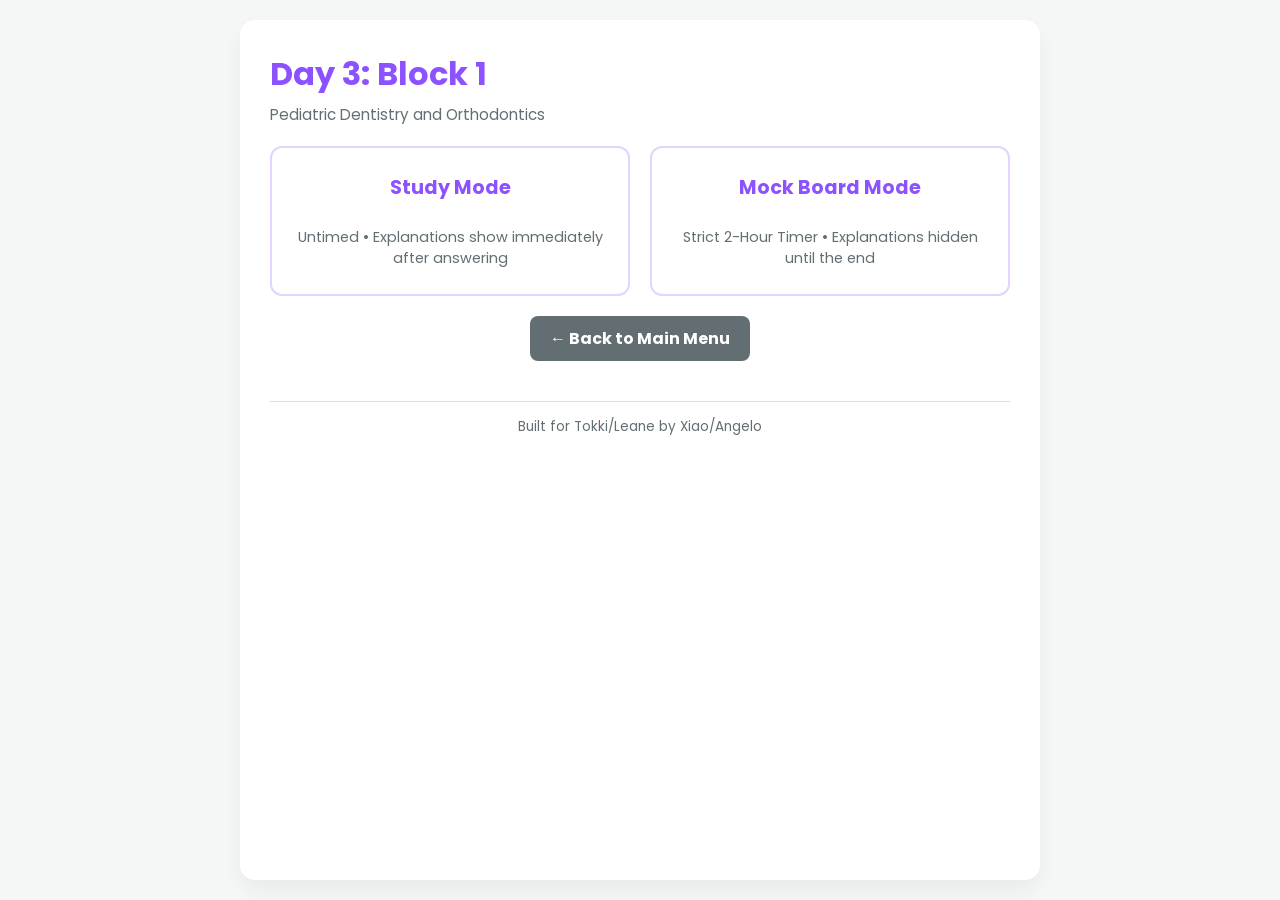
<file: day3/day3-block1.html>
<!DOCTYPE html>
<html lang="en">
<head>
    <meta charset="UTF-8">
    <meta name="viewport" content="width=device-width, initial-scale=1.0">
    <title>Tokki's Board Prep - Day 3 Block 1</title>
    <!-- Connects to your global CSS file -->
    <link rel="stylesheet" href="../css/style.css">
    <!-- INSTANT DARK MODE CHECK -->
    <script>
        if (localStorage.getItem('theme') === 'dark') {
            document.documentElement.setAttribute('data-theme', 'dark');
        }
    </script>
</head>
<body>

    <div class="quiz-container">
        
        <!-- INITIAL MODE SELECTION SCREEN -->
        <div class="home-screen" id="mode-selection">
            <h1>Day 3: Block 1</h1> <!-- CHANGE THIS FOR EACH FILE -->
            <p>Pediatric Dentistry and Orthodontics</p> <!-- CHANGE THIS FOR EACH FILE -->
            
            <div class="day-buttons">
                <button class="day-btn" onclick="startQuiz('study')">
                    <strong>Study Mode</strong><br>
                    <span style="font-size: 0.9rem; font-weight: normal; color: var(--text-light);">Untimed • Explanations show immediately after answering</span>
                </button>
                <button class="day-btn" onclick="startQuiz('mock')">
                    <strong>Mock Board Mode</strong><br>
                    <span style="font-size: 0.9rem; font-weight: normal; color: var(--text-light);">Strict 2-Hour Timer • Explanations hidden until the end</span>
                </button>
            </div>
            
            <!-- Centered, beautifully styled Back Button -->
            <div style="text-align: center; margin-top: 10px;">
                <a href="../index.html" class="nav-btn" style="background: var(--text-light); text-decoration: none; display: inline-block;">← Back to Main Menu</a>
            </div>
        </div>

        <!-- THE QUIZ UI (Hidden until mode is selected) -->
        <div id="quiz-ui" style="display:none;">
            <div class="quiz-header">
                <a href="../index.html" class="back-btn">← Exit</a>
                <div class="progress" id="progress">Loading...</div>
                <div class="timer" id="timer-display" style="display: none;">⏱ Time Left: 2:00:00</div>
            </div>

            <div class="question" id="question">Loading question...</div>
            <div class="options" id="options"></div>
            
            <div class="rationale-box" id="rationale-box">
                <strong>Explanation:</strong>
                <span id="rationale-text"></span>
            </div>

            <div class="controls">
                <button class="nav-btn" id="prev-btn" onclick="prevQuestion()">Previous</button>
                <button class="nav-btn" id="next-btn" onclick="nextQuestion()">Next</button>
            </div>
        </div>

        <!-- THE RESULTS SCREEN -->
        <div class="results-screen" id="results-screen" style="display:none;">
            <h2>Block Complete!</h2>
            <p>You scored <strong id="score">0</strong> out of <span id="total">0</span>!</p>
            <div id="results-message" class="results-details"></div>
            <a href="../index.html" class="nav-btn" style="text-decoration: none; display: inline-block; margin-top: 20px;">Return to Main Menu</a>
        </div>

        <!-- THE OFFICIAL DEDICATION FOOTER -->
        <div class="app-footer">
            Built for Tokki/Leane by Xiao/Angelo
        </div>

    </div>

    <script>
        // Your massive const quizData = [ ... ] array stays perfectly safe right here!
        const quizData = [
            {
                "question": "1. According to the Frankl Behavioral Rating Scale used in pediatric dentistry, a child who refuses treatment, cries forcefully, and is extremely fearful or openly defiant is classified as:",
                "options": [
                    "Frankl 1 (Definitely Negative)",
                    "Frankl 2 (Negative)",
                    "Frankl 3 (Positive)",
                    "Frankl 4 (Definitely Positive)"
                ],
                "correct": 0,
                "rationale": "The Frankl scale ranges from 1 to 4. Frankl 1 (-- or Definitely Negative) is total refusal and extreme defiance. Frankl 2 (-) is reluctant but compliant. Frankl 3 (+) is accepting but cautious. Frankl 4 (++) is a completely happy, cooperative child."
            },
            {
                "question": "2. In primary dentition, what is the normal, physiological eruption sequence for the mandibular arch?",
                "options": [
                    "Central incisor, Lateral incisor, Canine, First molar, Second molar",
                    "Central incisor, Lateral incisor, First molar, Canine, Second molar",
                    "Central incisor, First molar, Lateral incisor, Canine, Second molar",
                    "Central incisor, Canine, Lateral incisor, First molar, Second molar"
                ],
                "correct": 1,
                "rationale": "The classic primary eruption sequence is A-B-D-C-E (Centrals, Laterals, First Molars, Canines, Second Molars). The first molars typically erupt BEFORE the canines in both the upper and lower arches."
            },
            {
                "question": "3. The 'Ugly Duckling' stage is a normal physiological stage of development characterized by a midline diastema and flared maxillary incisors. This stage occurs during the mixed dentition and spontaneously corrects itself upon the eruption of the:",
                "options": [
                    "Maxillary central incisors",
                    "Maxillary lateral incisors",
                    "Maxillary permanent canines",
                    "Maxillary first premolars"
                ],
                "correct": 2,
                "rationale": "As the massive crowns of the permanent maxillary canines travel downward through the bone, they push against the roots of the lateral incisors, causing the crowns of the incisors to flare apart. Once the canines erupt (around age 11-12), they push the crowns back together, closing the diastema naturally."
            },
            {
                "question": "4. A 5-year-old patient prematurely loses the primary mandibular right first molar (tooth #84/S) due to severe caries. The primary second molar and primary canine are fully intact. Which space maintainer is the absolute gold standard for this specific situation?",
                "options": [
                    "Distal shoe",
                    "Lower Lingual Holding Arch (LLHA)",
                    "Band and loop",
                    "Nance appliance"
                ],
                "correct": 2,
                "rationale": "The Band and Loop is the gold standard for the premature loss of a SINGLE primary molar (first or second) when the teeth on both sides of the gap are already present. The band goes on the second primary molar, and the loop touches the canine."
            },
            {
                "question": "5. A 6-year-old patient must have their primary mandibular second molar extracted due to an abscess. The permanent first molar has NOT YET erupted. Which space maintainer MUST be utilized to guide the permanent first molar into its proper position?",
                "options": [
                    "Band and loop",
                    "Lower Lingual Holding Arch",
                    "Distal shoe",
                    "Transpalatal arch"
                ],
                "correct": 2,
                "rationale": "If the primary 2nd molar is lost BEFORE the permanent 1st molar erupts, you must use a Distal Shoe. It features a metal blade that extends down into the gums to provide a physical wall for the unerupted permanent molar to guide against, preventing it from drifting mesially under the bone."
            },
            {
                "question": "6. In the primary dentition, the physiological, natural spacing between the maxillary lateral incisor and the canine, and between the mandibular canine and the first primary molar, is specifically referred to as:",
                "options": [
                    "Leeway space",
                    "Primate space",
                    "Freeway space",
                    "Interdental space"
                ],
                "correct": 1,
                "rationale": "Primate spaces are naturally occurring gaps in the primary dentition that allow room for the larger permanent anterior teeth. Maxillary primate space is Mesial to the Canine. Mandibular primate space is Distal to the Canine."
            },
            {
                "question": "7. The 'Leeway Space' of Nance provides crucial extra room in the dental arch to help relieve anterior crowding. This space exists because:",
                "options": [
                    "The primary incisors are smaller than the permanent incisors.",
                    "The primary molars are significantly wider mesiodistally than the permanent premolars that replace them.",
                    "The permanent canines are smaller than the primary canines.",
                    "The jaw physically expands during puberty."
                ],
                "correct": 1,
                "rationale": "The primary molars (C, D, E) are physically larger than the permanent premolars (3, 4, 5) that replace them. When the primary molars fall out, the extra space left behind (approx. 1.5mm per side on the maxilla and 2.5mm per side on the mandible) is the Leeway Space."
            },
            {
                "question": "8. A 4-year-old child presents with a massive carious exposure of the vital pulp on a primary mandibular second molar. The treatment of choice to preserve the vitality of the radicular pulp is a pulpotomy. Which medicament was historically the gold standard for fixing the pulpal stumps, though MTA and Ferric Sulfate are heavily replacing it today?",
                "options": [
                    "Calcium hydroxide",
                    "Zinc oxide eugenol",
                    "Formocresol",
                    "Sodium hypochlorite"
                ],
                "correct": 2,
                "rationale": "Formocresol has been the gold standard for primary tooth pulpotomies for decades. It physically 'fixes' (mummifies) the top layer of the radicular pulp tissue to stop bleeding and prevent bacterial invasion. (Calcium hydroxide is contraindicated for primary pulpotomies because it causes massive internal root resorption)."
            },
            {
                "question": "9. A 7-year-old child takes a baseball to the face, and tooth #8 (the permanent maxillary right central incisor) is completely avulsed (knocked out). The mother put the tooth in milk and arrived at the clinic 30 minutes later. The apex of the root is wide open (incompletely formed). What is the prognosis and treatment?",
                "options": [
                    "Replant the tooth immediately, splint flexibly for 1-2 weeks, and observe for revascularization.",
                    "Do not replant the tooth; place a pediatric partial denture.",
                    "Perform a root canal on the tooth in your hand, then replant it.",
                    "Scrape the root clean with a curette to remove dead cells before replanting."
                ],
                "correct": 0,
                "rationale": "An avulsed permanent tooth with an OPEN apex has a high chance of revascularizing (the blood supply literally reconnecting) if replanted quickly. You must gently replant it, splint it, and wait. If the apex was CLOSED, the nerve is dead and requires a root canal after replantation."
            },
            {
                "question": "10. In pediatric dentistry, what is the absolute rule regarding the avulsion (knocking out) of a PRIMARY (baby) tooth?",
                "options": [
                    "Replant it immediately to preserve space.",
                    "Replant it only if it has been out of the mouth for less than 60 minutes.",
                    "Never replant a primary tooth under any circumstances.",
                    "Soak it in fluoride before replanting."
                ],
                "correct": 2,
                "rationale": "You MUST NEVER replant an avulsed primary tooth. Forcing the primary root back up into the bloody, damaged socket poses a massive risk of crushing or infecting the developing permanent tooth bud sitting directly underneath it."
            },
            {
                "question": "11. An 8-year-old fractures their permanent central incisor, exposing a vital, bleeding pulp. The root apex is completely wide open (immature). You perform a shallow pulpotomy and place MTA over the vital pulp to allow the root to naturally finish growing and close its apex. This procedure is called:",
                "options": [
                    "Apexification",
                    "Apexogenesis",
                    "Pulpectomy",
                    "Direct pulp cap"
                ],
                "correct": 1,
                "rationale": "ApexoGENESIS means the pulp is ALIVE and 'generating' the rest of the root. You cover the live pulp with MTA to keep it alive so it can finish growing. ApexoFICATION means the pulp is DEAD; you must clean out the dead nerve and pack the wide-open apex with MTA to create an artificial barrier."
            },
            {
                "question": "12. Cephalometrics is heavily used in orthodontics to measure the relationship of the jaws to the skull. The SNA angle measures the position of the maxilla relative to the cranial base. What is the normal average SNA angle?",
                "options": [
                    "78 degrees",
                    "82 degrees",
                    "86 degrees",
                    "90 degrees"
                ],
                "correct": 1,
                "rationale": "The average SNA angle is 82 degrees. If the SNA is significantly higher (e.g., 88 degrees), the maxilla is prognathic (sticking out too far forward). If it is significantly lower, the maxilla is retrognathic."
            },
            {
                "question": "13. In cephalometrics, the ANB angle determines the skeletal relationship between the maxilla and the mandible (SNA - SNB = ANB). A patient has an SNA of 84 and an SNB of 76. Their ANB is 8. What skeletal classification does this indicate?",
                "options": [
                    "Skeletal Class I",
                    "Skeletal Class II",
                    "Skeletal Class III",
                    "Bimaxillary protrusion"
                ],
                "correct": 1,
                "rationale": "A normal ANB is 2 degrees (Class I). An ANB greater than 4 degrees means the maxilla is way in front of the mandible, indicating a Skeletal Class II relationship. An ANB less than 0 (a negative number) indicates a Skeletal Class III relationship."
            },
            {
                "question": "14. A patient presents with a severe Angle Class II Division 2 malocclusion. What is the pathognomonic (defining) clinical feature of a Division 2 malocclusion compared to a Division 1?",
                "options": [
                    "Severe anterior open bite.",
                    "Massive overjet with flared, protruding maxillary central incisors.",
                    "Retroclined (tilted inward) maxillary central incisors with flared lateral incisors.",
                    "A unilateral posterior crossbite."
                ],
                "correct": 2,
                "rationale": "Class II Div 1 = Buck teeth (the maxillary centrals are flared outward, creating massive overjet). Class II Div 2 = The central incisors are retroclined (tilted straight backward into the mouth), and the lateral incisors flare out over top of them. Div 2 patients typically have a deep bite."
            },
            {
                "question": "15. Early Childhood Caries (ECC), historically known as 'Baby Bottle Tooth Decay', classically presents with massive destruction of specific teeth while sparing others. Which teeth are typically completely unaffected and perfectly healthy in classic ECC?",
                "options": [
                    "Maxillary central incisors",
                    "Maxillary first primary molars",
                    "Mandibular central and lateral incisors",
                    "Mandibular second primary molars"
                ],
                "correct": 2,
                "rationale": "When a baby falls asleep with a bottle of milk or juice, the liquid pools around the upper teeth, rotting them completely. The lower incisors are almost always spared because the baby's tongue physically covers them, and the submandibular salivary glands constantly wash them with saliva."
            },
            {
                "question": "16. A mother brings in her 2-week-old newborn, terrified because the baby has a fully erupted lower front tooth. A tooth that is physically present in the mouth exactly at the time of birth is called a:",
                "options": [
                    "Neonatal tooth",
                    "Natal tooth",
                    "Supernumerary tooth",
                    "Turner's tooth"
                ],
                "correct": 1,
                "rationale": "Natal teeth are present AT birth. Neonatal teeth erupt within the first 30 days AFTER birth. They are almost always just prematurely erupted normal primary central incisors. They are only extracted if they are extremely mobile (aspiration risk) or cause severe injury to the mother while nursing (Riga-Fede disease)."
            },
            {
                "question": "17. During orthodontic tooth movement, pressure is applied to a tooth. On the side the tooth is moving TOWARD (the pressure side), which specific cellular activity must occur to allow the tooth to move through the bone?",
                "options": [
                    "Osteoblastic activity (bone formation)",
                    "Osteoclastic activity (bone resorption)",
                    "Cementoblastic activity",
                    "Fibroblastic activity"
                ],
                "correct": 1,
                "rationale": "Tooth movement requires a balance. On the pressure side (where the tooth is pushing), osteoclasts must resorb (eat) the bone to clear a path. On the tension side (where the tooth is pulling away from), osteoblasts must build new bone to fill in the gap left behind."
            },
            {
                "question": "18. In orthodontic mechanics, what happens if an excessively heavy, extreme force is suddenly applied to a tooth (e.g., tying a wire too tight)?",
                "options": [
                    "The tooth moves much faster.",
                    "The PDL blood vessels are crushed, causing 'undermining resorption' which actually stops the tooth from moving for weeks.",
                    "The bone instantly dissolves.",
                    "The tooth immediately ankyloses."
                ],
                "correct": 1,
                "rationale": "Heavy forces are terrible in orthodontics. They crush the blood supply in the PDL, causing sterile necrosis (hyalinization). Because the cells die, the osteoclasts can't resorb bone from the inside. They have to tunnel in from the outside (undermining resorption), delaying tooth movement for weeks."
            },
            {
                "question": "19. The biological 'Center of Resistance' of a single-rooted tooth is located approximately:",
                "options": [
                    "At the exact anatomical apex of the root.",
                    "At the cementoenamel junction (CEJ).",
                    "One-third to one-half the way down the root from the alveolar crest.",
                    "At the incisal edge."
                ],
                "correct": 2,
                "rationale": "The Center of Resistance is the balance point of the tooth embedded in bone (roughly 1/3 to 1/2 way down the root). If you apply a force exactly through this point, the tooth will move straight bodily (Translation). If you apply force to the crown (above this point), the tooth will merely tip."
            },
            {
                "question": "20. Which type of orthodontic tooth movement is mathematically the most difficult to achieve because it requires placing a counter-balancing 'couple' force to ensure the root and the crown move the exact same distance in the exact same direction?",
                "options": [
                    "Tipping",
                    "Rotation",
                    "Translation (Bodily movement)",
                    "Extrusion"
                ],
                "correct": 2,
                "rationale": "Translation (bodily movement) means the entire tooth moves sideways without tilting. Because brackets are on the crown (far away from the center of resistance), simply pulling the bracket will cause the crown to tip. Moving the whole tooth bodily requires complex torque and opposing forces (a couple)."
            },
            {
                "question": "21. A 10-year-old child presents with a severe anterior crossbite (the upper incisors are trapped behind the lower incisors) and a skeletal Class III profile. To drag the maxilla forward and fix this skeletal discrepancy before the bones fuse, which heavy extraoral orthopedic appliance is indicated?",
                "options": [
                    "Cervical-pull headgear",
                    "Reverse-pull headgear (Facemask)",
                    "High-pull headgear",
                    "Bionator"
                ],
                "correct": 1,
                "rationale": "A Facemask (Reverse-pull headgear) rests on the forehead and chin, and uses rubber bands to literally drag the maxilla forward and downward out of the skull. It is the gold standard for early skeletal Class III (underbite) correction."
            },
            {
                "question": "22. Cervical-pull headgear is famously used to treat Skeletal Class II patients (overbites). However, because the strap goes around the back of the neck, it pulls the maxillary molars backward AND downward. This downward pull will cause the bite to:",
                "options": [
                    "Deepen",
                    "Open (Open bite)",
                    "Shift into a crossbite",
                    "Shift anteriorly"
                ],
                "correct": 1,
                "rationale": "Cervical-pull headgear pulls backward and DOWN. Extruding the maxillary molars downwards acts like a wedge in the back of the mouth, forcing the mandible to hinge open, making it strictly contraindicated for patients who already have an open bite."
            },
            {
                "question": "23. During the eruption of the primary dentition, the distal surfaces of the upper and lower primary second molars usually align perfectly flush with each other. This normal, flat relationship is called a:",
                "options": [
                    "Mesial step",
                    "Distal step",
                    "Flush terminal plane",
                    "Class I occlusion"
                ],
                "correct": 2,
                "rationale": "A Flush Terminal Plane is the most common primary molar relationship. When the permanent first molars erupt behind them, they will initially hit end-to-end, and then shift into a Class I relationship once the primary molars fall out and the 'leeway space' closes."
            },
            {
                "question": "24. A child presents with a \"Distal Step\" relationship in their primary molars (the lower primary 2nd molar is situated significantly farther back than the upper). What will this inevitably develop into in the permanent dentition?",
                "options": [
                    "Angle Class I",
                    "Angle Class II",
                    "Angle Class III",
                    "Anterior crossbite"
                ],
                "correct": 1,
                "rationale": "A Distal Step in the primary teeth is a massive red flag. Because the lower jaw is already sitting too far back, it will 100% guarantee that the permanent molars will erupt directly into an Angle Class II malocclusion (overbite)."
            },
            {
                "question": "25. A mother is concerned because her 8-year-old child's new permanent central incisors have heavily serrated, bumpy ridges on the cutting edges. You reassure her this is perfectly normal and they will wear flat over time. These bumps are called:",
                "options": [
                    "Cingulums",
                    "Mamelons",
                    "Tubercles",
                    "Enamel pearls"
                ],
                "correct": 1,
                "rationale": "Mamelons are the three rounded protuberances found on the incisal edges of newly erupted permanent incisors. They represent the three developmental lobes of the crown. If an adult still has mamelons, it indicates they have an open bite and the teeth have never touched to wear them down."
            },
            {
                "question": "26. When evaluating the growth of the human skull, the bones of the cranial vault (the flat bones covering the brain) grow via which biological process?",
                "options": [
                    "Endochondral ossification",
                    "Intramembranous ossification",
                    "Sutural expansion only",
                    "Appositional cartilage growth"
                ],
                "correct": 1,
                "rationale": "The cranial vault and the maxilla grow via Intramembranous ossification (bone forming directly from connective tissue membranes, with no cartilage step). The cranial base and the condyle of the mandible grow via Endochondral ossification (forming a cartilage model first, which turns into bone)."
            },
            {
                "question": "27. In the analysis of a mixed dentition arch, the Bolton Analysis is specifically used mathematically to determine:",
                "options": [
                    "If there is enough space in the arch for the unerupted premolars.",
                    "If there is a Tooth Size Discrepancy (TSD) between the size of the upper teeth and the size of the lower teeth.",
                    "The skeletal angle of the mandible.",
                    "The exact size of the leeway space."
                ],
                "correct": 1,
                "rationale": "The Bolton Analysis measures the mesiodistal width of the 12 upper teeth and divides it by the 12 lower teeth. If the upper teeth are physically too huge compared to the lower teeth, you will never be able to fit them together into a perfect bite without leaving gaps or doing interproximal reduction (IPR)."
            },
            {
                "question": "28. The Moyers Mixed Dentition Analysis is used to predict if a child will have enough room for their unerupted permanent canines and premolars. To make this prediction, the Moyers analysis requires you to physically measure the width of which erupted teeth?",
                "options": [
                    "The four primary molars.",
                    "The four permanent first molars.",
                    "The four permanent mandibular incisors.",
                    "The four permanent maxillary incisors."
                ],
                "correct": 2,
                "rationale": "The Moyers analysis uses the exact width of the four permanent MANDIBULAR incisors to predict the size of the unerupted upper and lower canines and premolars, using a statistical probability chart."
            },
            {
                "question": "29. A 7-year-old child presents with a severe thumb-sucking habit. Clinically, what is the classic triad of malocclusion signs associated with severe, prolonged thumb-sucking?",
                "options": [
                    "Anterior open bite, flared maxillary incisors, and a narrow, V-shaped maxillary arch (often causing a posterior crossbite).",
                    "Anterior deep bite, retroclined maxillary incisors, and a wide maxillary arch.",
                    "Skeletal Class III underbite and missing lateral incisors.",
                    "Impacted canines and generalized spacing."
                ],
                "correct": 0,
                "rationale": "Thumb sucking pushes the upper teeth OUT (flare), pushes the lower teeth IN (retrocline), and physically acts as a block preventing the front teeth from touching (open bite). Furthermore, the suction forces the cheeks tightly against the upper arch, crushing it inward and creating a narrow V-shape/posterior crossbite."
            },
            {
                "question": "30. To break a severe thumb-sucking or tongue-thrusting habit in an older child, a fixed appliance can be cemented to the maxillary molars with a wire cage resting behind the front teeth. This appliance is called a:",
                "options": [
                    "Lip bumper",
                    "Palatal crib (Habit crib)",
                    "Pendulum appliance",
                    "Quad helix"
                ],
                "correct": 1,
                "rationale": "A palatal crib physically blocks the thumb from touching the roof of the mouth, ruining the 'suction' sensation that makes the habit satisfying. It also acts as a physical fence to prevent the tongue from thrusting forward into the open bite."
            },
            {
                "question": "31. Serial Extraction is a drastic, planned sequence of extracting primary and permanent teeth in a child with incredibly severe crowding, to allow the permanent teeth to erupt properly. What is the classic, chronological sequence of extractions in this protocol?",
                "options": [
                    "Primary first molars, Primary canines, Permanent first premolars (D-C-4)",
                    "Primary canines, Primary first molars, Permanent first premolars (C-D-4)",
                    "Primary lateral incisors, Primary second molars, Permanent second premolars",
                    "Permanent first premolars, Primary canines, Primary first molars"
                ],
                "correct": 1,
                "rationale": "The sequence is C-D-4. First, extract the primary Canines (C) to allow the crowded incisors to align. Next, extract the primary first molars (D) to encourage the permanent first premolars to erupt early. Finally, extract the permanent first premolars (4) so the permanent canines have a giant hole to drop into."
            },
            {
                "question": "32. In pediatric restorative dentistry, a Stainless Steel Crown (SSC) is the restoration of choice for a severely decayed primary molar. When preparing a tooth for an SSC, what is the absolute most critical geometric aspect of the preparation to ensure the crown snaps on and stays retained?",
                "options": [
                    "A massive, deep shoulder margin at the gingiva.",
                    "Leaving the cervical bulge (undercut) intact on the buccal and lingual surfaces.",
                    "A completely flat occlusal surface with 4mm of reduction.",
                    "Perfectly parallel axial walls."
                ],
                "correct": 1,
                "rationale": "Unlike cast gold crowns that require a margin and parallel walls, an SSC is pre-made and relies entirely on elasticity. You must NEVER touch the buccal or lingual cervical bulges with your bur. The flexible metal edge of the SSC physically snaps perfectly over that natural bulge, locking it onto the tooth."
            },
            {
                "question": "33. What is the standard luting cement of choice for cementing a Stainless Steel Crown (SSC) onto a primary molar, due to its fluoride release and chemical bond to dentin?",
                "options": [
                    "Zinc oxide eugenol",
                    "Resin cement",
                    "Glass Ionomer Cement (GIC)",
                    "Zinc phosphate"
                ],
                "correct": 2,
                "rationale": "Glass Ionomer is the gold standard for SSC cementation. It tolerates the often less-than-perfect moisture control in children, chemically bonds to the tooth, and releases fluoride to protect the massive margins of the crown from recurrent decay."
            },
            {
                "question": "34. Local anesthesia dosing in pediatric patients must be strictly calculated based on weight to prevent fatal toxicity. What is the Maximum Recommended Dose (MRD) of Lidocaine 2% with 1:100k Epi for a pediatric patient?",
                "options": [
                    "2.2 mg / kg",
                    "4.4 mg / kg",
                    "7.0 mg / kg",
                    "10.0 mg / kg"
                ],
                "correct": 1,
                "rationale": "For children, the absolute maximum dose of Lidocaine is 4.4 mg/kg (or 2.0 mg/lb). (Note: For adults, the FDA allows up to 7.0 mg/kg, but for children, you MUST use the much stricter 4.4 mg/kg rule to avoid overdose)."
            },
            {
                "question": "35. A 6-year-old child presents with a massive, dark blue, blood-filled blister directly over the erupting permanent mandibular first molar. It is not painful unless chewing. What is the diagnosis and the indicated treatment?",
                "options": [
                    "Dentigerous cyst; Immediate surgical enucleation.",
                    "Hemangioma; Inject with sclerosing agents.",
                    "Eruption Hematoma (Eruption cyst); Reassure the parents and observe, it will rupture on its own.",
                    "Mucocele; Surgical excision."
                ],
                "correct": 2,
                "rationale": "An eruption hematoma happens when an erupting tooth bleeds into the follicle space just under the gums. It looks terrifying to parents, but requires ZERO treatment. As the tooth cuts through the gums, the bubble pops naturally."
            },
            {
                "question": "36. Orthodontic rapid palatal expansion (RPE) is used to fix posterior crossbites and widen a narrow maxilla. At what anatomical location does the actual separation and bone growth occur during RPE treatment?",
                "options": [
                    "The zygomaticomaxillary suture",
                    "The midpalatal suture",
                    "The intermaxillary segment",
                    "The pterygomaxillary fissure"
                ],
                "correct": 1,
                "rationale": "The RPE appliance applies massive lateral force to the teeth, physically tearing open the midpalatal suture (the line running straight down the middle of the roof of the mouth). The body rapidly fills this newly opened gap with new bone, permanently widening the jaw."
            },
            {
                "question": "37. After orthodontic braces are removed, teeth have a severe tendency to drift back to their original crowded positions (relapse). Which specific periodontal fibers are notorious for taking nearly a year to remodel, acting like stretched rubber bands that constantly pull the teeth back out of alignment?",
                "options": [
                    "Oblique fibers",
                    "Apical fibers",
                    "Supracrestal (principally the transseptal) gingival fibers",
                    "Alveolar crest fibers"
                ],
                "correct": 2,
                "rationale": "The supracrestal gingival fibers (especially the transseptal fibers that connect tooth to tooth) have memory. If you rotate a tooth, these fibers twist like a rubber band. When braces come off, they instantly try to untwist. A retainer must be worn until these fibers give up and rebuild themselves (often taking 200+ days)."
            },
            {
                "question": "38. The Herbst appliance and the Twin Block are heavily utilized in orthodontic treatment for growing teenagers. What is the primary purpose of these \"Functional Appliances\"?",
                "options": [
                    "To push the maxilla backward.",
                    "To force the patient to hold their mandible in a forward, protruded position, theoretically stimulating mandibular growth to correct a Skeletal Class II malocclusion.",
                    "To rapidly expand the palatal suture.",
                    "To intrude the anterior teeth to fix an open bite."
                ],
                "correct": 1,
                "rationale": "Functional appliances physically lock the jaw forward. By holding the condyle out of the fossa 24/7 during a pubertal growth spurt, it supposedly tricks the cartilage of the condyle into growing faster, fixing a weak, retruded lower jaw (Class II)."
            },
            {
                "question": "39. Which genetic disorder is characterized by a high risk of periodontal disease, a massive, fissured, protruding tongue (macroglossia), delayed eruption of teeth, and a statistically lower risk of dental caries?",
                "options": [
                    "Ectodermal Dysplasia",
                    "Down Syndrome (Trisomy 21)",
                    "Cleidocranial Dysplasia",
                    "Crouzon Syndrome"
                ],
                "correct": 1,
                "rationale": "Down Syndrome patients have poor immune systems leading to massive, rapid periodontal destruction at a young age. Their oral cavity is small, making the tongue appear massive (macroglossia). Fascinatingly, they statistically have FEWER cavities than the normal population, likely due to delayed tooth eruption and salivary differences."
            },
            {
                "question": "40. In pediatric traumatology, an Ellis Class III fracture of an anterior tooth is clinically defined as:",
                "options": [
                    "A fracture involving only the enamel.",
                    "A fracture involving enamel and dentin, but the pulp is not exposed.",
                    "A fracture involving enamel, dentin, and an actual exposure of the vital pulp.",
                    "A fracture of the root below the gumline."
                ],
                "correct": 2,
                "rationale": "Ellis Class I = Enamel only. Class II = Enamel and Dentin (tooth is sensitive to air but no bleeding nerve). Class III = Enamel, Dentin, and Pulpal Exposure (you can see the bleeding pink dot of the nerve). Class IV = Non-vital/Dead tooth. Class V = Avulsion."
            },
            {
                "question": "41. You notice a pediatric patient has tiny, white, keratin-filled cysts scattered along the crest of the alveolar ridge of their gums. They are completely harmless and will shed on their own. These are remnants of the dental lamina and are called:",
                "options": [
                    "Epstein pearls",
                    "Bohn's nodules",
                    "Dental lamina cysts",
                    "Mucocele"
                ],
                "correct": 2,
                "rationale": "Dental lamina cysts are found on the crest of the gum ridges. (Epstein pearls are similar but found strictly on the midline raphe of the hard palate. Bohn's nodules are found on the buccal/lingual sides of the ridges and are remnants of mucous glands)."
            },
            {
                "question": "42. A child trips and falls, driving their primary maxillary central incisor straight upward into the jawbone so deeply that it is completely invisible. This traumatic injury is termed:",
                "options": [
                    "Extrusion",
                    "Lateral luxation",
                    "Subluxation",
                    "Intrusion"
                ],
                "correct": 3,
                "rationale": "Intrusion is the worst luxation injury. The tooth is violently smashed up into the socket, crushing the PDL and bone. If the apex of the primary tooth was driven forward into the permanent tooth bud, it must be extracted immediately. If it was driven backward, it can be left alone to re-erupt."
            },
            {
                "question": "43. During orthodontic treatment, 'Anchorage' is a critical concept. If you use the posterior molars to pull the anterior teeth backward to close a gap, the molars will naturally try to move forward. The resistance to this unwanted forward movement is called:",
                "options": [
                    "Torque",
                    "Anchorage",
                    "Translation",
                    "A couple"
                ],
                "correct": 1,
                "rationale": "Newton's third law: every action has an equal and opposite reaction. Anchorage is how you stop the anchor teeth from moving. If you pull 4 little front teeth against 2 massive molars, the molars will act as 'anchors' and mostly stay still. If the molars start moving, you have 'lost anchorage'."
            },
            {
                "question": "44. What is the absolute most common cause of premature loss of primary teeth in the pediatric population?",
                "options": [
                    "Trauma from falls.",
                    "Dental caries.",
                    "Hypophosphatasia.",
                    "Severe localized periodontitis."
                ],
                "correct": 1,
                "rationale": "While trauma causes the loss of anterior teeth, untreated dental caries is overwhelmingly the leading cause of premature loss of primary teeth overall, which destroys arch length and causes massive orthodontic crowding later."
            },
            {
                "question": "45. You are treating a 4-year-old child and notice distinct, symmetrical, cigarette lighter-shaped circular burns on the back of their hands, and tearing of the maxillary labial frenum that looks like a bottle was violently jammed into their mouth. As a dentist, you are legally classified as a:",
                "options": [
                    "Mandated reporter",
                    "Voluntary reporter",
                    "Confidential witness",
                    "Law enforcement officer"
                ],
                "correct": 0,
                "rationale": "Dentists are Mandated Reporters. Over 50% of child abuse injuries involve the head, neck, and face. If you suspect abuse (like torn frena in non-crawling babies, symmetrical burns, or bilateral black eyes), you are legally required by law to report it immediately."
            },
            {
                "question": "46. A 13-year-old patient has braces. You notice massive, puffy, red gingival tissue overgrowing the brackets, completely obscuring the teeth. The patient has terrible oral hygiene. This condition is an exaggerated inflammatory response known as:",
                "options": [
                    "Phenytoin-induced hyperplasia",
                    "Plaque-induced gingivitis (Orthodontic pseudomacrogingiva)",
                    "Hereditary gingival fibromatosis",
                    "ANUG"
                ],
                "correct": 1,
                "rationale": "Braces act as a massive plaque trap. Without meticulous hygiene, the gums become intensely inflamed and literally swell up to swallow the brackets. This is inflammatory, not a drug side-effect, and will shrink dramatically once the braces come off and they brush properly."
            },
            {
                "question": "47. According to cephalometric growth studies, as a human grows from childhood to adulthood, what naturally happens to the total arch length of the mandible?",
                "options": [
                    "It increases significantly.",
                    "It remains exactly the same.",
                    "It actually decreases slightly.",
                    "It doubles in size."
                ],
                "correct": 2,
                "rationale": "This is a massive trick question on the boards. The jawbone grows larger, but the ARCH LENGTH (the measurement around the teeth from the mesial of one molar to the mesial of the other) actually DECREASES. This happens because the Leeway space closes and the molars drift forward."
            },
            {
                "question": "48. During a routine exam, you notice that a 9-year-old's maxillary first permanent molar has erupted perfectly, but it is physically stuck under the distal bulge of the primary second molar, causing a giant resorptive cavity in the baby tooth. This condition is known as:",
                "options": [
                    "Ankylosis",
                    "Ectopic eruption",
                    "Transposition",
                    "Gemination"
                ],
                "correct": 1,
                "rationale": "Ectopic eruption occurs when a tooth erupts on the wrong angle/path. Maxillary first molars frequently tilt too far forward and get locked under the undercut of the primary E, eating away its roots and preventing the permanent tooth from erupting fully."
            },
            {
                "question": "49. Which of the following orthodontic appliances is specifically designed to fit over the palate and use an acrylic button pressing against the rugae to provide massive anchorage, preventing the maxillary molars from drifting forward?",
                "options": [
                    "Nance appliance",
                    "Lingual arch",
                    "Hyrax expander",
                    "Herbst appliance"
                ],
                "correct": 0,
                "rationale": "The Nance appliance uses two bands on the upper molars connected by a wire that holds an acrylic button against the front of the hard palate. When the molars try to drift forward, the button pushes into the palate, stopping them dead in their tracks."
            },
            {
                "question": "50. When performing interceptive orthodontics, you spot a single maxillary central incisor erupting behind the mandibular incisors (a single-tooth anterior crossbite). If there is adequate space in the arch, what is the best immediate treatment?",
                "options": [
                    "Extract the mandibular incisors.",
                    "Wait until all permanent teeth erupt and use full braces.",
                    "Use a removable Hawley appliance with a finger spring to immediately push the maxillary tooth forward over the lower bite.",
                    "Perform a surgical osteotomy."
                ],
                "correct": 2,
                "rationale": "A single-tooth anterior crossbite causes massive trauma to the lower incisor (stripping the gums and bone away). If there is room, you must fix it instantly with a simple spring appliance to pop it over the bite before permanent periodontal damage occurs."
            },
            {
        "question": "51. In pediatric endodontics, a pulpectomy is performed on a primary tooth with irreversible pulpitis. Which of the following materials is strictly CONTRAINDICATED for obturating (filling) the root canals of a primary tooth?",
        "options": [
            "Zinc Oxide Eugenol (ZOE) paste",
            "Iodoform-based paste (e.g., Vitapex)",
            "Calcium hydroxide paste",
            "Gutta-percha"
        ],
        "correct": 3,
        "rationale": "Primary tooth roots naturally resorb as the permanent tooth erupts. The filling material MUST be resorbable (like ZOE or iodoform paste). If you pack a primary tooth with solid gutta-percha, the roots will resorb but the rubber gutta-percha will remain, physically blocking the permanent tooth from erupting."
    },
    {
        "question": "52. When analyzing orthodontic study models, what is the clinical definition of 'Overjet'?",
        "options": [
            "The vertical overlapping of the maxillary incisors over the mandibular incisors.",
            "The horizontal distance between the labial surface of the mandibular incisor and the lingual incisal edge of the maxillary incisor.",
            "The distance between the upper and lower premolars.",
            "The amount of crowding in the lower anterior sextant."
        ],
        "correct": 1,
        "rationale": "Overjet is the HORIZONTAL projection of the upper teeth in front of the lower teeth ('Buck teeth' = huge overjet). Overbite is the VERTICAL overlap (how deeply the top teeth cover the bottom teeth)."
    },
    {
        "question": "53. A 9-year-old patient receives a traumatic blow to the mouth. Tooth #8 is slightly mobile and tender to percussion, but it has NOT been displaced from its normal position in the socket, and there is no bleeding from the gingival crevice. What is the official diagnosis?",
        "options": [
            "Concussion",
            "Subluxation",
            "Extrusion",
            "Avulsion"
        ],
        "correct": 0,
        "rationale": "A Concussion means the tooth was bumped; it hurts to tap, but it is NOT loose and hasn't moved. Subluxation means the tooth was bumped and IS loose, with bleeding around the gums, but still hasn't physically moved out of place."
    },
    {
        "question": "54. After a traumatic injury to a primary incisor, the tooth may change color over the following months. If the primary incisor turns a distinct, opaque YELLOW color, what does this indicate biologically?",
        "options": [
            "Pulp necrosis (death of the nerve).",
            "Internal root resorption.",
            "Pulp canal obliteration (Calcific metamorphosis).",
            "A massive periapical abscess."
        ],
        "correct": 2,
        "rationale": "A yellow, opaque primary tooth means the traumatized pulp went into overdrive and filled the entire pulp chamber with solid dentin (calcific metamorphosis). The tooth is perfectly vital and healthy, just solid dentin. (A DARK GRAY or BLACK tooth usually indicates pulpal necrosis/death)."
    },
    {
        "question": "55. Which orthodontic appliance is specifically designed to fit across the roof of the mouth and widen the maxillary arch by expanding the midpalatal suture slowly, without the use of a jackscrew?",
        "options": [
            "W-arch or Quad Helix",
            "Hyrax expander",
            "Haas expander",
            "Pendulum appliance"
        ],
        "correct": 0,
        "rationale": "The W-arch and Quad Helix are heavy wire appliances that act like giant springs. They slowly and continuously push the molars outward to correct a posterior crossbite. Hyrax and Haas appliances use a rigid, metal jackscrew that the parent must turn with a key."
    },
    {
        "question": "56. When evaluating cephalometrics, the FMA (Frankfort-Mandibular Plane Angle) determines the patient's vertical growth pattern. A patient with an abnormally HIGH FMA angle will typically present clinically with:",
        "options": [
            "A very short face and a deep overbite.",
            "A long, steep face and an anterior open bite.",
            "A perfect skeletal Class I profile.",
            "Massive posterior crossbites."
        ],
        "correct": 1,
        "rationale": "A high FMA (steep mandibular plane) means the lower jaw is growing sharply downward and backward. This creates a 'long face' syndrome, making it physically difficult for the front teeth to touch (anterior open bite)."
    },
    {
        "question": "57. The 'Hall Technique' is a modern, evidence-based approach in pediatric dentistry used to manage carious primary molars. What is the fundamental principle of the Hall Technique?",
        "options": [
            "Complete surgical removal of the carious lesion before placing a composite.",
            "Cementing a Stainless Steel Crown (SSC) directly over the carious tooth with NO local anesthesia, NO caries removal, and NO tooth preparation.",
            "Using a laser to vaporize the infected dentin.",
            "Extracting the tooth and placing a space maintainer."
        ],
        "correct": 1,
        "rationale": "The Hall Technique relies on sealing the cavity perfectly. By cementing an SSC directly over the decay using Glass Ionomer, the bacteria are completely cut off from their food source (carbohydrates) and physically suffocated, halting the caries process without ever touching a drill."
    },
    {
        "question": "58. In orthodontics, \"Third-order bends\" placed into a rectangular archwire are specifically designed to control which type of tooth movement?",
        "options": [
            "In/Out position (Faciolingual movement)",
            "Mesiodistal tipping (Angulation)",
            "Torque (Buccolingual root inclination)",
            "Intrusion/Extrusion"
        ],
        "correct": 2,
        "rationale": "1st order bends control In/Out (rotation). 2nd order bends control Tipping (angulation of the crown). 3rd order bends involve twisting a rectangular wire to apply 'Torque', which physically swings the root of the tooth facially or lingually through the bone."
    },
    {
        "question": "59. A 4-year-old requires a space maintainer due to the bilateral premature loss of the primary mandibular first molars. The permanent mandibular incisors have NOT yet erupted. Why is a Lower Lingual Holding Arch (LLHA) completely CONTRAINDICATED?",
        "options": [
            "It will interfere with the eruption of the permanent lower incisors.",
            "It will cause the lower molars to drift distally.",
            "It cannot be cemented to primary teeth.",
            "It will cause a severe crossbite."
        ],
        "correct": 0,
        "rationale": "The wire of an LLHA rests against the lingual surfaces of the lower incisors. If you place it before the permanent incisors erupt, the permanent incisors (which erupt lingually) will smash straight into the metal wire and become severely impacted. You must use band-and-loops until the permanent incisors erupt."
    },
    {
        "question": "60. You are examining a 12-year-old patient and note that the maxillary permanent canine is unerupted. A panoramic radiograph shows the canine is impacted. If the canine crown overlaps the root of the lateral incisor on the radiograph, it is highly likely the canine is impacted:",
        "options": [
            "Buccally",
            "Palatally",
            "Exactly in the midline",
            "In the maxillary sinus"
        ],
        "correct": 1,
        "rationale": "Maxillary canines are notoriously stubborn. If they are impacted, they are displaced PALATALLY roughly 80% of the time, often requiring surgical exposure and an orthodontic gold chain to drag them down into the arch."
    },
    {
        "question": "61. In the development of the human skull, the 'Spheno-occipital synchondrosis' is a massive growth center. Growth at this specific cartilage joint is the primary mechanism for:",
        "options": [
            "Widening the hard palate.",
            "Growing the mandible forward.",
            "Lengthening the cranial base (anteroposterior growth).",
            "Closing the fontanelles."
        ],
        "correct": 2,
        "rationale": "The spheno-occipital synchondrosis is a massive band of cartilage between the sphenoid and occipital bones. As it grows, it pushes the entire face forward and outward from underneath the brain. It is one of the last major growth centers to fuse (around age 13-15 in girls, 15-17 in boys)."
    },
    {
        "question": "62. Papillon-Lefèvre Syndrome is an incredibly severe autosomal recessive condition. What are the two absolute hallmark clinical signs of this syndrome?",
        "options": [
            "Cleft palate and webbed fingers.",
            "Severe periodontitis causing premature loss of BOTH primary and permanent teeth, and hyperkeratosis (thick skin) on the palms and soles.",
            "Supernumerary teeth and absent clavicles.",
            "Macroglossia and micrognathia."
        ],
        "correct": 1,
        "rationale": "Patients with Papillon-Lefèvre have a defect in the Cathepsin C gene. Their immune system destroys their own periodontal attachment, causing all their baby teeth to fall out by age 4, and all their adult teeth to fall out by age 14. They also have thick, scaly skin on their hands and feet (Palmar-plantar hyperkeratosis)."
    },
    {
        "question": "63. When placing an orthodontic bracket on a tooth, the tooth must be acid-etched to create microporosities for the composite to lock into. In orthodontics, what happens to the enamel surface over time after the braces are eventually removed?",
        "options": [
            "The etched enamel is permanently destroyed and must be covered with a veneer.",
            "The enamel automatically remineralizes from saliva within a few days, restoring its smooth surface.",
            "The tooth turns irreversibly yellow.",
            "The enamel becomes permanently immune to cavities."
        ],
        "correct": 1,
        "rationale": "Etching removes about 10 microns of enamel. Once the brackets are popped off and the remaining glue is polished away, the calcium and phosphate in the patient's saliva naturally remineralize the etched surface, restoring it to normal."
    },
    {
        "question": "64. You are performing an extraction of a primary maxillary first molar on an uncooperative 6-year-old. You administer Nitrous Oxide. Which of the following is considered a sign of OVER-sedation with Nitrous Oxide?",
        "options": [
            "Tingling in the fingers and toes.",
            "A warm, flushed feeling.",
            "Uncontrollable laughing or crying, nausea, and vomiting.",
            "A normal heart rate."
        ],
        "correct": 2,
        "rationale": "Ideal N2O sedation leaves the patient relaxed, awake, and experiencing mild tingling (paresthesia). If they become agitated, start laughing hysterically, spinning around, or report severe nausea, they are over-sedated and the N2O must be turned down instantly."
    },
    {
        "question": "65. During orthodontic treatment, massive root resorption (blunting of the root apices) can sometimes occur. Which clinical factor is the absolute highest risk factor for causing severe apical root resorption?",
        "options": [
            "Using ceramic brackets instead of metal.",
            "Heavy, continuous orthodontic forces applied for an excessively long treatment time.",
            "Patient age (under 10 years old).",
            "Using nickel-titanium (NiTi) wires."
        ],
        "correct": 1,
        "rationale": "If you push a tooth too hard for too long (heavy, continuous force), the blood supply to the PDL is crushed. The body panics and sends in osteoclasts (and odontoclasts), which accidentally eat away the root of the tooth instead of the bone, leading to short, blunted roots."
    },
    {
        "question": "66. A 14-year-old patient presents with a deep overbite and a skeletal Class II profile. You plan to use a functional appliance (like a Twin Block or Bionator). For a functional appliance to effectively modify jaw growth, when is the absolute best time to use it?",
        "options": [
            "During the primary dentition (age 5).",
            "Exactly during the peak of the pubertal growth spurt.",
            "After all craniofacial growth has completely stopped (age 20).",
            "During the eruption of the third molars."
        ],
        "correct": 1,
        "rationale": "Functional appliances rely on active bone growth to work. They hold the jaw forward to 'stretch' the growing condyle. If you use them before the growth spurt, they don't do much. If you use them after growth is finished, they do absolutely nothing. You must hit the pubertal peak."
    },
    {
        "question": "67. Hand-Wrist radiographs are frequently taken by orthodontists. What is the specific clinical purpose of taking an x-ray of the patient's hand?",
        "options": [
            "To check for arthritis.",
            "To measure the exact angle of the mandible.",
            "To determine the patient's skeletal age (maturity) by evaluating the ossification of the carpal bones.",
            "To evaluate thumb-sucking habits."
        ],
        "correct": 2,
        "rationale": "Chronological age (birthdays) rarely matches Skeletal age (bone growth). By looking at the fusion of the tiny bones in the wrist (like the sesamoid bone), an orthodontist can determine exactly how much jaw growth the child has left."
    },
    {
        "question": "68. A 5-year-old complains of a massive, painful swelling under their chin. The primary mandibular central incisors are severely decayed. Which fascial space is most directly involved when a mandibular incisor infection breaks through the bone inferior to the mentalis muscle?",
        "options": [
            "Sublingual space",
            "Submental space",
            "Submandibular space",
            "Pterygomandibular space"
        ],
        "correct": 1,
        "rationale": "The mandibular incisors drain directly down. If the pus breaks through the bone BELOW the attachment of the mentalis muscle, it dumps straight into the submental space, causing a massive \"double chin\" swelling."
    },
    {
        "question": "69. What is the absolute most common missing primary tooth in the human dentition?",
        "options": [
            "Maxillary lateral incisor",
            "Mandibular second molar",
            "Maxillary first molar",
            "Maxillary central incisor"
        ],
        "correct": 0,
        "rationale": "While the third molars and mandibular second premolars are the most commonly missing permanent teeth, the maxillary lateral incisor is the most commonly missing PRIMARY (baby) tooth."
    },
    {
        "question": "70. In orthodontic biomechanics, what does the term \"Center of Rotation\" specifically describe?",
        "options": [
            "The exact geometric center of the root.",
            "The point around which a body (tooth) actually rotates during movement.",
            "The bracket placed on the crown.",
            "The center of the temporomandibular joint."
        ],
        "correct": 1,
        "rationale": "The Center of Resistance is a fixed, biological point on the tooth (it never moves). The Center of Rotation is the arbitrary point the tooth actually spins around. Depending on the forces you apply, you can move the Center of Rotation anywhere (e.g., rotating the tooth around its apex, or around its crown)."
    },
    {
        "question": "71. A parent asks why their 8-year-old's new permanent central incisors look significantly more yellow than their remaining baby teeth. You explain that this is entirely normal because:",
        "options": [
            "Permanent teeth lack enamel.",
            "Permanent teeth have a thicker, more opaque layer of dentin, and their enamel is more translucent than the stark-white enamel of primary teeth.",
            "The child is not brushing hard enough.",
            "The permanent teeth are covered in a layer of calculus."
        ],
        "correct": 1,
        "rationale": "Primary teeth have very thin, incredibly opaque white enamel (hence 'milk teeth'). Permanent teeth have thick, yellowish dentin covered by highly translucent enamel, allowing the yellow dentin to show through. This contrast is highly noticeable during the mixed dentition phase."
    },
    {
        "question": "72. When performing an orthodontic extraction of a mandibular first premolar, which specific movement should you AVOID with your forceps to prevent fracturing the incredibly fragile, thin root tip?",
        "options": [
            "Buccal-lingual rocking",
            "Straight occlusal pulling",
            "Rotational (twisting) movement",
            "Figure-eight movement"
        ],
        "correct": 2,
        "rationale": "Mandibular first premolars have very thin, delicate, often flattened roots. Twisting them (rotational movement) will snap the apical third of the root off immediately. They must be extracted with careful buccal-lingual luxation."
    },
    {
        "question": "73. A 6-year-old child presents with a sharp, throbbing pain in their jaw. A radiograph reveals a large radiolucency in the FURCATION area of a primary mandibular second molar. The tooth is non-vital. Why do infections in primary molars present in the furcation rather than at the root apex?",
        "options": [
            "Primary roots are too dense to destroy.",
            "The accessory canals in primary molars are concentrated heavily in the floor of the pulp chamber, draining pus directly into the furcation.",
            "The permanent tooth bud blocks the apex.",
            "Primary teeth do not have a periodontal ligament."
        ],
        "correct": 1,
        "rationale": "Unlike adult teeth (where pus blows out the apex), primary molars have extremely thin, porous pulpal floors packed with accessory canals. The infection takes the path of least resistance, draining straight down through the floor into the furcation crotch between the roots."
    },
    {
        "question": "74. The 'Pendulum Appliance' is a fixed orthodontic device heavily used to treat Class II malocclusions without extractions. What is the specific mechanical function of the Pendulum appliance?",
        "options": [
            "To rapidly expand the palate.",
            "To physically drive the maxillary permanent first molars backward (distalization) to create space.",
            "To pull the mandible forward.",
            "To close an anterior diastema."
        ],
        "correct": 1,
        "rationale": "The Pendulum uses a massive acrylic button on the palate as an anchor and heavy titanium springs to push the upper molars straight backward (distalization), turning a Class II bite into a Class I bite without needing to wear a headgear."
    },
    {
        "question": "75. 'Primary Failure of Eruption' (PFE) is a rare but devastating orthodontic condition. It is characterized by:",
        "options": [
            "Teeth that are blocked by a cyst.",
            "A genetic failure of the tooth eruption mechanism, causing posterior teeth to stop erupting entirely and resulting in a massive posterior open bite that cannot be fixed with braces.",
            "Teeth that erupt sideways into the cheek.",
            "Teeth that are fused to the bone due to trauma."
        ],
        "correct": 1,
        "rationale": "PFE is a genetic defect (often PTH1R mutation). The teeth are perfectly healthy, but the 'engine' that pushes them up into the mouth is broken. If an orthodontist tries to attach braces and pull them up, the teeth instantly ankylose (fuse to the bone) and will not move a single millimeter."
    },
    {
        "question": "76. When managing a child in the dental chair, the technique of \"Tell-Show-Do\" is the cornerstone of pediatric behavior management. What is the fundamental goal of this technique?",
        "options": [
            "To terrify the child into submission.",
            "To distract the child from the pain of an injection.",
            "To demystify the dental instruments, reduce fear of the unknown, and build trust before performing an action.",
            "To punish bad behavior."
        ],
        "correct": 2,
        "rationale": "Fear of the unknown is a child's biggest trigger. You TELL them what you are going to do ('I'm going to use my water squirter'), SHOW them safely ('Look, it squirts water on your hand'), and then DO it in their mouth. It instantly builds trust and cooperation."
    },
    {
        "question": "77. In severe cases of pediatric early childhood caries, 'Strip Crowns' are highly esthetic restorations used for massive decay on primary maxillary incisors. What is the primary disadvantage of a Strip Crown compared to a Stainless Steel Crown?",
        "options": [
            "They are incredibly ugly and metallic.",
            "They are highly technique-sensitive, require perfect moisture control, and easily break off if the child bites something hard.",
            "They require massive amounts of tooth preparation.",
            "They turn black over time."
        ],
        "correct": 1,
        "rationale": "Strip crowns are basically massive composite fillings shaped by a plastic shell. Because they are composite, any saliva or bleeding during placement ruins the bond. They look beautiful, but they are fragile and will snap off if the child bites a hard toy."
    },
    {
        "question": "78. You are analyzing a cephalometric radiograph. The angle formed by the intersection of the Sella-Nasion (SN) line and the Mandibular Plane (Go-Gn) determines the vertical facial growth. If this angle is extremely LOW, the patient is described as:",
        "options": [
            "Brachycephalic (Short, square face with a deep bite).",
            "Dolichocephalic (Long, narrow face with an open bite).",
            "Mesocephalic (Normal face).",
            "Prognathic."
        ],
        "correct": 0,
        "rationale": "A low SN-MP angle means the jaw is growing highly horizontally (flat). These patients are 'Brachycephalic'—they have strong, square, short faces with incredibly deep overbites and massive chewing musculature."
    },
    {
        "question": "79. The administration of Nitrous Oxide ($N_2O$) to children is incredibly safe, but chronic, long-term exposure to $N_2O$ by dental staff without a scavenging system can cause profound neurological damage due to the inactivation of which essential vitamin?",
        "options": [
            "Vitamin C",
            "Vitamin D",
            "Vitamin B12 (Cobalamin)",
            "Vitamin K"
        ],
        "correct": 2,
        "rationale": "Nitrous Oxide irreversibly oxidizes the cobalt atom in Vitamin B12, destroying the enzyme methionine synthase. Chronic abuse or severe occupational exposure leads to B12 deficiency, resulting in severe megaloblastic anemia and permanent peripheral neuropathy (spinal cord degeneration)."
    },
    {
        "question": "80. In pediatric traumatology, a primary maxillary central incisor is accidentally pushed completely out of its socket, but is left dangling by a tiny thread of gingival tissue. The tooth is incredibly mobile. What is the immediate treatment of choice?",
        "options": [
            "Push it back in and splint it.",
            "Extract the tooth immediately to prevent aspiration.",
            "Perform a root canal on the dangling tooth.",
            "Wait 3 days to see if it tightens up."
        ],
        "correct": 1,
        "rationale": "If a primary tooth is hanging by a thread (severe extrusive luxation or partial avulsion), it poses a massive choking/aspiration hazard for a panicked, crying child. It must be extracted instantly."
    },
    {
        "question": "81. A 'Lip Bumper' is an orthodontic appliance used in the mandibular arch. A thick wire extends away from the lower teeth and rests deep in the vestibule against the lower lip. What is the biomechanical purpose of a Lip Bumper?",
        "options": [
            "To push the lower lip forward for esthetics.",
            "To physically block the intense pressure of the lower lip muscles, allowing the lower incisors to drift forward and the arch to naturally expand.",
            "To close a massive diastema.",
            "To pull the molars forward."
        ],
        "correct": 1,
        "rationale": "The lower teeth are trapped in a constant tug-of-war between the powerful lower lip pushing IN and the tongue pushing OUT. The Lip Bumper shields the teeth from the lip. Without the lip pushing back, the tongue naturally pushes the teeth forward, expanding the arch and relieving crowding."
    },
    {
        "question": "82. You evaluate a 10-year-old child and note that their primary mandibular second molar is positioned significantly BELOW the occlusal plane of the surrounding teeth. Tapping the tooth yields a sharp, high-pitched, metallic sound. What has occurred?",
        "options": [
            "The tooth is naturally erupting.",
            "The tooth is Ankylosed (fused to the bone).",
            "The tooth is impacted by a cyst.",
            "The tooth is suffering from severe occlusal wear."
        ],
        "correct": 1,
        "rationale": "Ankylosis occurs when the PDL is destroyed and the cementum fuses directly to the jawbone. The tooth becomes paralyzed and stops growing upward. Because the adjacent teeth continue to grow up around it, the ankylosed tooth appears to 'sink' (submerge) into the gums. It rings like a bell when tapped."
    },
    {
        "question": "83. The 'Tweed Triangle' is a classic diagnostic tool in cephalometric analysis. It uses three planes: the Frankfort Horizontal, the Mandibular Plane, and the long axis of which specific tooth?",
        "options": [
            "Maxillary central incisor",
            "Mandibular central incisor (IMPA)",
            "Maxillary first molar",
            "Mandibular canine"
        ],
        "correct": 1,
        "rationale": "Charles Tweed famously believed the mandibular incisors must be perfectly upright over basal bone for stability. The Tweed Triangle measures the IMPA (Incisor Mandibular Plane Angle) to ensure the lower front teeth aren't flared too far forward (which causes severe relapse after braces)."
    },
    {
        "question": "84. A child patient begins kicking and screaming violently during treatment. The pediatric dentist uses a technique involving firm voice commands, intense eye contact, and instructing the child to put their hands on their stomach. This behavioral technique is known as:",
        "options": [
            "Voice Control",
            "Physical Restraint (Papoose board)",
            "Positive Reinforcement",
            "Modeling"
        ],
        "correct": 0,
        "rationale": "Voice Control relies on a sudden, authoritative alteration of voice volume, tone, and pace to gain the child's attention and assert authority. It snaps the child out of a hysterical panic loop and re-establishes communication."
    },
    {
        "question": "85. When closing a large diastema between the maxillary central incisors with orthodontic brackets, what serious iatrogenic problem must the orthodontist actively prevent from happening to the roots?",
        "options": [
            "The roots turning purple.",
            "The crowns tipping together while the roots stay physically apart, forming a triangle that will instantly relapse.",
            "The roots fusing together (ankylosis).",
            "The incisors turning into lateral incisors."
        ],
        "correct": 1,
        "rationale": "If you just string a rubber chain between two brackets, the crowns tip together like a tepee, but the roots don't move. To properly close a space, you must apply 'Torque' to drag the massive roots through the bone so they remain perfectly parallel."
    },
    {
        "question": "86. An 8-year-old child's permanent maxillary central incisor has suffered a necrotic pulp. The root apex is 'blunderbuss' (wide open and funnel-shaped). To create a hard tissue barrier at the apex so you can pack gutta-percha against it, you must perform:",
        "options": [
            "Apexogenesis",
            "Apexification",
            "Direct pulp cap",
            "Pulpotomy"
        ],
        "correct": 1,
        "rationale": "Because the nerve is dead, the root will never finish growing. You must perform an Apexification: completely cleaning out the dead nerve and packing MTA (or calcium hydroxide) at the very bottom to build an artificial 'plug' or barrier, allowing you to fill the rest of the canal safely."
    },
    {
        "question": "87. In the analysis of orthodontic biomechanics, what does the term \"Moment\" specifically refer to?",
        "options": [
            "The amount of time it takes a tooth to move.",
            "The tendency of a force to cause a body (tooth) to rotate around its center of resistance.",
            "The brief pain felt when braces are tightened.",
            "The force of the wire pulling the tooth."
        ],
        "correct": 1,
        "rationale": "A 'Moment' in physics is the rotational force created when you apply a linear force at a distance from the center of mass. Because brackets are placed on the crown, pushing them creates a massive 'Moment' that forces the tooth to tip/rotate rather than move straight."
    },
    {
        "question": "88. Cleft Lip and Cleft Palate are severe craniofacial anomalies. What is the standard surgical timeline for repairing these defects to maximize feeding and speech development?",
        "options": [
            "Cleft lip at 1 year; Cleft palate at 3 years.",
            "Cleft lip at 10 weeks (3 months); Cleft palate at 10 to 18 months.",
            "Both are repaired simultaneously on the day of birth.",
            "Cleft lip at 5 years; Cleft palate at 10 years."
        ],
        "correct": 1,
        "rationale": "The 'Rule of 10s' guides cleft lip repair: 10 weeks old, 10 pounds in weight, and 10g/dL of hemoglobin. The cleft palate is repaired much later (10 to 18 months) to allow the jaw to grow, but before the child learns to speak, preventing permanent speech defects."
    },
    {
        "question": "89. During the eruption of a permanent tooth, it must physically digest the roots of the primary tooth above it. Which specialized cell is responsible for the aggressive resorption of the primary tooth roots?",
        "options": [
            "Osteoblast",
            "Ameloblast",
            "Odontoclast",
            "Fibroblast"
        ],
        "correct": 2,
        "rationale": "Odontoclasts (closely related to osteoclasts) are giant, multinucleated cells that aggressively attack the cementum and dentin of the primary tooth roots, dissolving them completely until only the crown is left to fall out."
    },
    {
        "question": "90. A patient presents with a Class II, Division 1 malocclusion. They have a massive overjet and a severely deep overbite (the lower incisors are biting into the palate). In orthodontic treatment planning, what is the best mechanism to physically open (fix) a deep bite in a growing child?",
        "options": [
            "Extract the upper incisors.",
            "Intrude the posterior molars.",
            "Prevent the posterior molars from erupting.",
            "Extrude (allow eruption of) the posterior molars."
        ],
        "correct": 3,
        "rationale": "A deep bite means the front of the jaw has collapsed downward. By using a bite plate to allow the posterior molars to erupt further out of the gums (extrusion), it acts like a door wedge, swinging the entire mandible open and fixing the deep bite naturally."
    },
    {
        "question": "91. A 7-year-old patient presents with a unilateral posterior crossbite on the right side. When the child slowly closes their mouth, their teeth hit perfectly edge-to-end, but then their jaw slides sideways to the right to find a comfortable bite. This indicates:",
        "options": [
            "A true skeletal asymmetry of the mandible.",
            "A functional shift (pseudo-crossbite) caused by mild bilateral maxillary constriction.",
            "A massive tumor in the TMJ.",
            "A missing right condyle."
        ],
        "correct": 1,
        "rationale": "A functional shift is a massive diagnostic key. The upper jaw is just slightly too narrow on BOTH sides. When the child bites down, the teeth hit directly on the cusp tips (uncomfortable). The child subconsciously slides their jaw to one side to lock the teeth together, making it look like a unilateral crossbite when it's actually bilateral."
    },
    {
        "question": "92. In pediatric operative dentistry, isolation is critical. What is the absolute most secure and effective method for achieving profound moisture control and airway protection during a pulpotomy?",
        "options": [
            "Cotton rolls",
            "High-volume suction",
            "The Rubber Dam",
            "Isolite system"
        ],
        "correct": 2,
        "rationale": "The Rubber Dam is non-negotiable for pediatric endodontics. Not only does it provide a perfectly dry field, but it physically prevents the child from swallowing or aspirating toxic chemicals (formocresol), stainless steel crowns, or tiny endodontic files."
    },
    {
        "question": "93. Nickel-Titanium (NiTi) archwires are universally used in the initial stages of orthodontic treatment. What unique metallurgical property allows a NiTi wire to be tied into severely crooked teeth without permanently bending or breaking?",
        "options": [
            "High stiffness",
            "Shape Memory and Superelasticity",
            "Total plasticity",
            "Magnetic attraction"
        ],
        "correct": 1,
        "rationale": "NiTi wires possess 'Shape Memory' (they remember their original U-shape when warmed by mouth temperature) and 'Superelasticity' (they provide a constant, gentle, unwavering force over a massive distance without ever permanently deforming)."
    },
    {
        "question": "94. A child requires the extraction of a primary maxillary second molar. Which local anesthetic injection technique is universally considered sufficient to achieve profound pulpal and soft-tissue anesthesia for this specific tooth?",
        "options": [
            "Inferior Alveolar Nerve Block",
            "Gow-Gates Block",
            "Buccal infiltration (Supraperiosteal injection) paired with a palatal infiltration",
            "Mental nerve block"
        ],
        "correct": 2,
        "rationale": "Because the cortical bone of the pediatric maxilla is incredibly thin and porous, a simple local infiltration of anesthetic on the buccal side (and a tiny drop on the palate) will completely soak through the bone and numb the tooth. Nerve blocks are rarely needed in the pediatric maxilla."
    },
    {
        "question": "95. You are managing an 8-year-old who is extremely anxious but highly cooperative. They are fascinated by the instruments. Which psychological technique involves telling the child that the high-speed handpiece is 'Mr. Whistle' and the suction is a 'Vacuum cleaner'?",
        "options": [
            "Positive Reinforcement",
            "Distraction",
            "Euphemisms (Word Substitutes)",
            "Systematic Desensitization"
        ],
        "correct": 2,
        "rationale": "Euphemisms rename terrifying medical tools into fun, harmless concepts the child understands. 'Sleepy juice' instead of injection, 'raincoat' instead of rubber dam. This prevents triggering panic words."
    },
    {
        "question": "96. During the mixed dentition, the 'Ugly Duckling' stage creates a massive midline diastema. At what physical measurement (in millimeters) is a midline diastema considered perfectly normal for an 8-year-old, requiring zero orthodontic intervention?",
        "options": [
            "Less than 2 mm",
            "Greater than 5 mm",
            "Greater than 10 mm",
            "It is never normal."
        ],
        "correct": 0,
        "rationale": "A midline diastema of 2 mm or less in an 8-year-old is perfectly physiological. As the huge permanent canines drop down, they will push the incisors back together and close that 2mm gap naturally. If the gap is larger than 2-3mm, an active mesiodens (supernumerary tooth) should be suspected."
    },
    {
        "question": "97. A 7-year-old child presents with a grossly decayed primary mandibular first molar. You plan to place a Stainless Steel Crown (SSC). Which of the following is considered an absolute CONTRAINDICATION for placing an SSC?",
        "options": [
            "The tooth requires a pulpotomy.",
            "The tooth exhibits radiographic evidence of internal root resorption.",
            "The tooth has multi-surface decay.",
            "The child is at high caries risk."
        ],
        "correct": 1,
        "rationale": "If a tooth has internal root resorption, the pulp is severely inflamed or necrotic, and the tooth is physically destroying itself from the inside out. An SSC will not stop the resorption, and the tooth will eventually perforate and abscess. It must be extracted or treated with a pulpectomy first."
    },
    {
        "question": "98. Orthodontic bands are cemented around molars to provide massive anchorage for headgears and heavy wires. Which cement is universally considered the absolute gold standard for cementing orthodontic bands?",
        "options": [
            "Zinc phosphate",
            "Zinc oxide eugenol",
            "Glass Ionomer Cement (GIC)",
            "Composite resin"
        ],
        "correct": 2,
        "rationale": "Glass Ionomer is the gold standard for ortho bands because it physically bonds to both the metal band and the enamel, and more importantly, it constantly releases fluoride over the 2-year treatment, preventing decalcification (white spot lesions) around the band margins."
    },
    {
        "question": "99. A neonate (newborn) is diagnosed with Pierre Robin Sequence. This severe congenital defect is defined by an incredibly dangerous triad of anomalies that severely threaten the infant's airway. What is this classic triad?",
        "options": [
            "Micrognathia (tiny lower jaw), Glossoptosis (tongue falls back into the throat), and Cleft Palate.",
            "Macrodontia, Cleft Lip, and Webbed neck.",
            "Absent clavicles, supernumerary teeth, and delayed skull fusion.",
            "Craniosynostosis, bulging eyes, and maxillary hypoplasia."
        ],
        "correct": 0,
        "rationale": "In Pierre Robin Sequence, the lower jaw fails to grow (micrognathia). Because the jaw is tiny, the tongue is forced backward into the throat (glossoptosis), physically blocking the airway and preventing the palatal shelves from fusing (U-shaped cleft palate). These infants often require immediate intubation or jaw distraction to breathe."
    },
    {
        "question": "100. You are performing an orthodontic cephalometric tracing. Which specific anatomical point is defined as the absolute deepest, most concave point on the bony contour of the anterior maxilla (just below the anterior nasal spine)?",
        "options": [
            "Point B",
            "Pogonion",
            "Point A",
            "Menton"
        ],
        "correct": 2,
        "rationale": "Point A (Subspinale) is the deepest point on the curve of the maxilla. Point B (Supramentale) is the deepest point on the curve of the mandible. The angles connecting these points (SNA and SNB) determine the exact skeletal relationship of the patient's jaws."
    }
        ];
    </script>

    <!-- 2. This links your engine to power the questions above -->
    <script src="../js/quiz-engine.js"></script> 

</body>
</html>
</file>
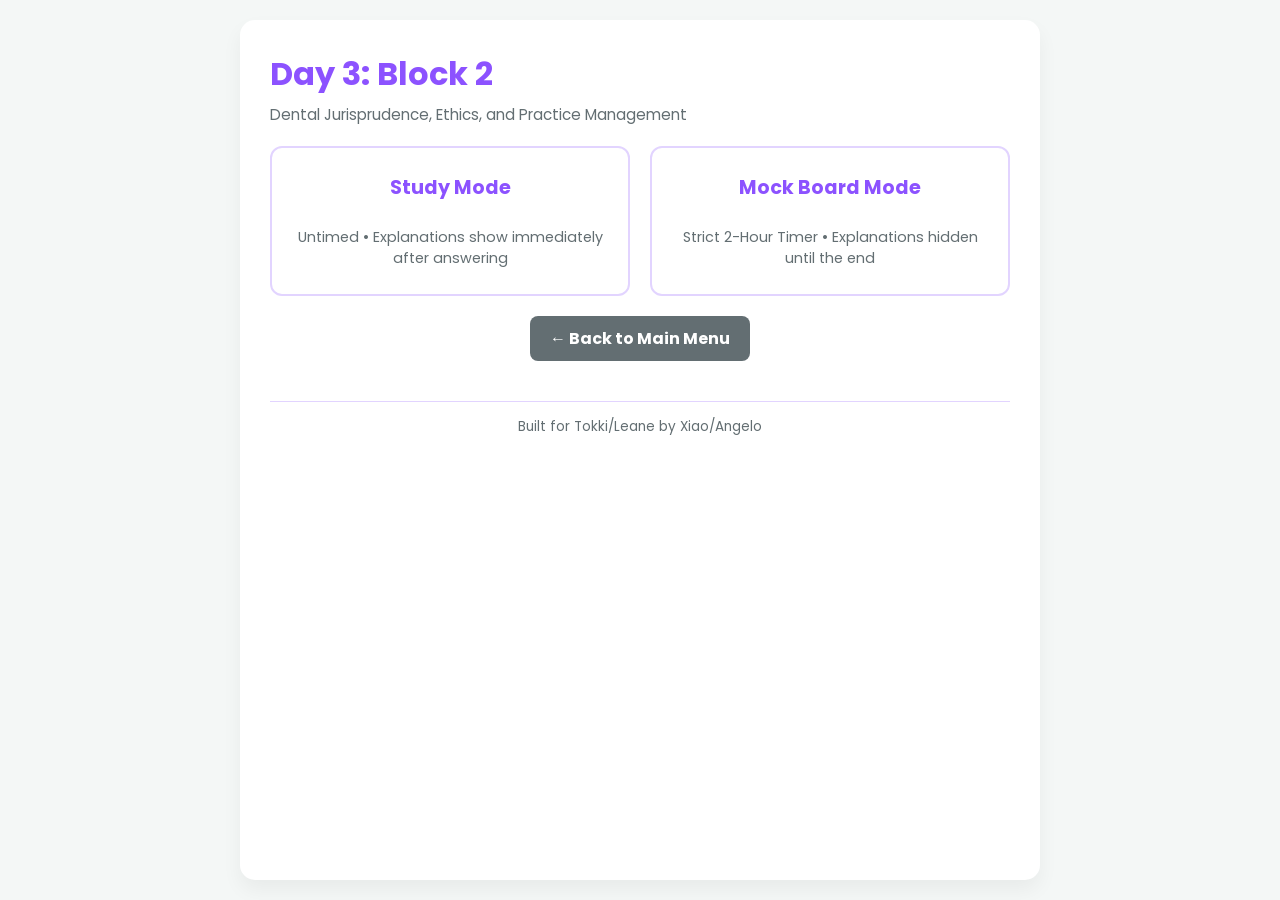
<file: day3/day3-block2.html>
<!DOCTYPE html>
<html lang="en">
<head>
    <meta charset="UTF-8">
    <meta name="viewport" content="width=device-width, initial-scale=1.0">
    <title>Tokki's Board Prep - Day 3 Block 2</title>
    <!-- Connects to your global CSS file -->
    <link rel="stylesheet" href="../css/style.css">
    <!-- INSTANT DARK MODE CHECK -->
    <script>
        if (localStorage.getItem('theme') === 'dark') {
            document.documentElement.setAttribute('data-theme', 'dark');
        }
    </script>
</head>
<body>

    <div class="quiz-container">
        
        <!-- INITIAL MODE SELECTION SCREEN -->
        <div class="home-screen" id="mode-selection">
            <h1>Day 3: Block 2</h1> <!-- CHANGE THIS FOR EACH FILE -->
            <p>Dental Jurisprudence, Ethics, and Practice Management</p> <!-- CHANGE THIS FOR EACH FILE -->
            
            <div class="day-buttons">
                <button class="day-btn" onclick="startQuiz('study')">
                    <strong>Study Mode</strong><br>
                    <span style="font-size: 0.9rem; font-weight: normal; color: var(--text-light);">Untimed • Explanations show immediately after answering</span>
                </button>
                <button class="day-btn" onclick="startQuiz('mock')">
                    <strong>Mock Board Mode</strong><br>
                    <span style="font-size: 0.9rem; font-weight: normal; color: var(--text-light);">Strict 2-Hour Timer • Explanations hidden until the end</span>
                </button>
            </div>
            
            <!-- Centered, beautifully styled Back Button -->
            <div style="text-align: center; margin-top: 10px;">
                <a href="../index.html" class="nav-btn" style="background: var(--text-light); text-decoration: none; display: inline-block;">← Back to Main Menu</a>
            </div>
        </div>

        <!-- THE QUIZ UI (Hidden until mode is selected) -->
        <div id="quiz-ui" style="display:none;">
            <div class="quiz-header">
                <a href="../index.html" class="back-btn">← Exit</a>
                <div class="progress" id="progress">Loading...</div>
                <div class="timer" id="timer-display" style="display: none;">⏱ Time Left: 2:00:00</div>
            </div>

            <div class="question" id="question">Loading question...</div>
            <div class="options" id="options"></div>
            
            <div class="rationale-box" id="rationale-box">
                <strong>Explanation:</strong>
                <span id="rationale-text"></span>
            </div>

            <div class="controls">
                <button class="nav-btn" id="prev-btn" onclick="prevQuestion()">Previous</button>
                <button class="nav-btn" id="next-btn" onclick="nextQuestion()">Next</button>
            </div>
        </div>

        <!-- THE RESULTS SCREEN -->
        <div class="results-screen" id="results-screen" style="display:none;">
            <h2>Block Complete!</h2>
            <p>You scored <strong id="score">0</strong> out of <span id="total">0</span>!</p>
            <div id="results-message" class="results-details"></div>
            <a href="../index.html" class="nav-btn" style="text-decoration: none; display: inline-block; margin-top: 20px;">Return to Main Menu</a>
        </div>

        <!-- THE OFFICIAL DEDICATION FOOTER -->
        <div class="app-footer">
            Built for Tokki/Leane by Xiao/Angelo
        </div>

    </div>

    <script>
        // Your massive const quizData = [ ... ] array stays perfectly safe right here!
        const quizData = [
            {
                "question": "1. The practice of dentistry in the Philippines is officially governed and regulated by the Philippine Dental Act of 2007. What is the Republic Act number of this law?",
                "options": [
                    "R.A. 4419",
                    "R.A. 9484",
                    "R.A. 10912",
                    "R.A. 9165"
                ],
                "correct": 1,
                "rationale": "R.A. 9484 is the 'Philippine Dental Act of 2007'. It repealed the old dental law (R.A. 4419) and currently regulates the practice of Dentists, Dental Hygienists, and Dental Technologists in the country."
            },
            {
                "question": "2. According to R.A. 9484, the Board of Dentistry is composed of a Chairman and four members. Who has the sole authority to appoint the Chairman and the members of the Board of Dentistry?",
                "options": [
                    "The President of the Philippine Dental Association (PDA)",
                    "The Chairperson of the Professional Regulation Commission (PRC)",
                    "The President of the Republic of the Philippines",
                    "The Secretary of the Department of Health (DOH)"
                ],
                "correct": 2,
                "rationale": "The President of the Philippines directly appoints the Chairman and the four members of the Board of Dentistry from a list of recommendees presented by the PRC."
            },
            {
                "question": "3. A patient sues a dentist after an extraction goes wrong. During the trial, a legal doctrine is applied meaning 'the thing speaks for itself', completely shifting the burden of proof from the patient to the dentist because the injury could not have happened without negligence. This doctrine is:",
                "options": [
                    "Respondeat superior",
                    "Res ipsa loquitur",
                    "Stare decisis",
                    "Caveat emptor"
                ],
                "correct": 1,
                "rationale": "Res ipsa loquitur ('the thing speaks for itself') applies to obvious negligence (e.g., leaving a surgical bur inside a patient's jaw, or extracting the wrong tooth). The negligence is so obvious that the patient doesn't need an expert witness to prove it; the dentist must prove they somehow *weren't* negligent."
            },
            {
                "question": "4. A dental assistant accidentally burns a patient's lip with a hot instrument. The patient sues the clinic owner (the dentist) for the assistant's mistake. The legal doctrine that holds the employer (dentist) liable for the acts of their employee is:",
                "options": [
                    "Res ipsa loquitur",
                    "Respondeat superior",
                    "Res judicata",
                    "Dura lex sed lex"
                ],
                "correct": 1,
                "rationale": "Respondeat superior translates to 'Let the master answer.' It means the dentist is ultimately legally and financially responsible for the negligent actions of their staff while they are performing their official job duties."
            },
            {
                "question": "5. In the ethical principles of dentistry, the concept of 'Autonomy' dictates that the dentist must:",
                "options": [
                    "Do absolutely no harm to the patient.",
                    "Provide the highest standard of care to everyone equally.",
                    "Respect the patient's right to self-determination and allow them to make their own informed decisions regarding their treatment.",
                    "Tell the truth to the patient at all times."
                ],
                "correct": 2,
                "rationale": "Autonomy is the patient's absolute right to choose. Even if the dentist knows a root canal is the best option, if the fully informed patient chooses an extraction, the dentist must respect their autonomy (or dismiss them from the practice if it violates the standard of care)."
            },
            {
                "question": "6. A patient sits in the dental chair, opens their mouth, and allows the dentist to examine their teeth with a mirror and explorer without signing a piece of paper. In legal terms, the patient has just provided:",
                "options": [
                    "Expressed consent",
                    "Implied consent",
                    "Informed consent",
                    "Proxy consent"
                ],
                "correct": 1,
                "rationale": "Implied consent is given by the patient's actions (e.g., voluntarily sitting in the chair and opening their mouth). Expressed consent is explicitly stated (verbally or in writing). Informed consent is a specific legal process detailing risks, benefits, and alternatives before an invasive procedure."
            },
            {
                "question": "7. According to the Philippine Dental Act of 2007 (R.A. 9484), how many years is the standard term of office for a member of the Board of Dentistry?",
                "options": [
                    "1 year",
                    "3 years",
                    "5 years",
                    "6 years"
                ],
                "correct": 1,
                "rationale": "The Chairman and the members of the Board of Dentistry serve for a term of three (3) years. They may be reappointed for another term but cannot serve continuously for more than six (6) years."
            },
            {
                "question": "8. Which of the following defines 'Malpractice' in the dental profession?",
                "options": [
                    "The accidental breaking of a tooth during a difficult extraction.",
                    "A bad clinical outcome that could not be predicted.",
                    "Any professional misconduct, unreasonable lack of skill, or failure to follow the accepted standard of care resulting in injury to the patient.",
                    "Charging a patient more than the standard clinic fee."
                ],
                "correct": 2,
                "rationale": "Malpractice is professional negligence. It occurs when a dentist fails to provide the standard of care that a 'reasonably prudent dentist' would provide in the same situation, causing actual harm or injury to the patient."
            },
            {
                "question": "9. A court issues a legal order demanding that a dentist physically bring a specific patient's dental records, x-rays, and study casts to the courtroom for a trial. This specific legal document is called a:",
                "options": [
                    "Subpoena ad testificandum",
                    "Subpoena duces tecum",
                    "Writ of Mandamus",
                    "Summons"
                ],
                "correct": 1,
                "rationale": "A Subpoena 'duces tecum' literally means 'bring with you under penalty.' It forces a person to bring physical evidence, documents, or records to court. A Subpoena 'ad testificandum' simply orders a person to appear in court to testify."
            },
            {
                "question": "10. In Philippine jurisprudence, who legally owns the physical dental records (the paper charts, actual radiographs, and physical study casts)?",
                "options": [
                    "The patient",
                    "The dentist or the clinic",
                    "The Philippine Dental Association",
                    "The Department of Health"
                ],
                "correct": 1,
                "rationale": "The physical records legally belong to the Dentist/Clinic. However, the INFORMATION inside the records belongs to the patient. Therefore, patients have a legal right to request and receive copies of their records, but the dentist keeps the originals."
            },
            {
                "question": "11. Under the ethical principle of 'Veracity', a dentist is ethically obligated to:",
                "options": [
                    "Keep patient information strictly confidential.",
                    "Be truthful and completely honest in their dealings with patients, colleagues, and the public.",
                    "Provide free services to the indigent.",
                    "Report child abuse to the authorities."
                ],
                "correct": 1,
                "rationale": "Veracity means truthfulness. It means not lying to the patient about their diagnosis, not overbilling the insurance company, and not running deceptive or false advertising campaigns."
            },
            {
                "question": "12. In writing a prescription, the section that contains the actual name of the drug, the dosage (e.g., Amoxicillin 500mg), and the quantity to be dispensed is called the:",
                "options": [
                    "Superscription",
                    "Inscription",
                    "Subscription",
                    "Signatura"
                ],
                "correct": 1,
                "rationale": "The Inscription is the core of the prescription (the drug name and strength). The Superscription is the 'Rx' symbol. The Subscription is the directions to the pharmacist (e.g., 'Dispense 21 capsules'). The Signatura (Sig) is the directions to the patient (e.g., 'Take 1 cap every 8 hours')."
            },
            {
                "question": "13. A dentist in the Philippines wishes to prescribe a dangerous drug/narcotic (e.g., an opioid painkiller) for severe post-operative pain. To legally write this prescription, the dentist must possess an active:",
                "options": [
                    "S1 License from the DOH",
                    "S2 License from the Philippine Drug Enforcement Agency (PDEA)",
                    "S3 License from the PRC",
                    "PTR (Professional Tax Receipt)"
                ],
                "correct": 1,
                "rationale": "An S2 license (issued by PDEA) is strictly required for any medical or dental professional to prescribe dangerous drugs. Writing a prescription for narcotics without an S2 license is a criminal offense."
            },
            {
                "question": "14. A patient fails to follow the dentist's strict post-operative instructions after a surgical extraction (e.g., they smoked and rigorously rinsed their mouth), leading to a massive infection and hospitalization. If the patient sues the dentist, the dentist can use which legal defense?",
                "options": [
                    "Res ipsa loquitur",
                    "Contributory negligence",
                    "Statute of frauds",
                    "Ignorantia juris"
                ],
                "correct": 1,
                "rationale": "Contributory negligence is a defense stating that the patient's own actions or negligence actively contributed to their injury. If the patient ignores clear instructions and causes their own harm, it drastically reduces or completely eliminates the dentist's liability."
            },
            {
                "question": "15. How frequently must a licensed dentist in the Philippines renew their Professional Identification Card (PRC License)?",
                "options": [
                    "Every year on January 1st.",
                    "Every two years on the date they passed the board exam.",
                    "Every three years during the practitioner's birth month.",
                    "Every five years."
                ],
                "correct": 2,
                "rationale": "PRC licenses for dentists must be renewed every 3 years. The deadline for renewal is always set to the practitioner's birth month to stagger renewals throughout the year."
            },
            {
                "question": "16. In practice management, the costs of running a dental clinic are divided into fixed and variable costs. Which of the following is considered a 'Fixed Cost'?",
                "options": [
                    "Dental composites and amalgam supplies",
                    "Monthly commercial rent for the clinic space",
                    "Dental laboratory fees for crowns and dentures",
                    "Cotton rolls and sterilization pouches"
                ],
                "correct": 1,
                "rationale": "Fixed costs stay exactly the same every single month regardless of how many patients you see (Rent, malpractice insurance, loan payments). Variable costs fluctuate based on how busy you are (Dental materials, lab fees, utility bills)."
            },
            {
                "question": "17. According to the Philippine Dental Code of Ethics, it is highly unethical for a dentist to criticize the dental work of another practitioner in front of a patient. If a patient comes in with a terrible, failing crown placed by another dentist, what is your ethical duty?",
                "options": [
                    "Inform the patient that their previous dentist was incompetent and offer to testify in court.",
                    "Call the previous dentist while the patient is in the chair to scold them.",
                    "Fix the problem or institute correct treatment without making disparaging remarks about the previous dentist's work.",
                    "Refuse to treat the patient."
                ],
                "correct": 2,
                "rationale": "The Code of Ethics strictly prohibits unjustified criticism of colleagues. You must simply diagnose the current condition objectively, present the treatment options, and fix the problem without throwing the previous dentist under the bus (as you do not know the clinical circumstances under which the original crown was placed)."
            },
            {
                "question": "18. What is the fundamental difference between 'Revocation' and 'Suspension' of a dental license by the PRC Board of Dentistry?",
                "options": [
                    "Revocation is a temporary penalty; Suspension is permanent.",
                    "Suspension is a temporary penalty (for a set period of time); Revocation is the permanent cancellation of the license.",
                    "Revocation only applies to unethical advertising; Suspension applies to malpractice.",
                    "There is no difference; they mean the exact same thing."
                ],
                "correct": 1,
                "rationale": "Suspension means you cannot practice for a specific penalty timeframe (e.g., 6 months) but your license is automatically active again afterward. Revocation means your license is completely destroyed. (However, under RA 9484, a dentist can petition for reinstatement 2 years after revocation)."
            },
            {
                "question": "19. The concept of 'Four-Handed Dentistry' revolutionized clinical practice management and ergonomics. What is the primary objective of four-handed dentistry?",
                "options": [
                    "To allow the dentist to work standing up.",
                    "To double the clinical fees charged to the patient.",
                    "To increase efficiency, minimize stress and fatigue on the dental team, and keep the dentist's eyes focused continuously on the operative field.",
                    "To eliminate the need for high-volume suction."
                ],
                "correct": 2,
                "rationale": "Four-handed dentistry involves a highly trained assistant seamlessly passing instruments into the dentist's hand. This prevents the dentist from constantly twisting, turning, and looking away from the tooth, dramatically reducing physical fatigue and procedure time."
            },
            {
                "question": "20. In dental ergonomics, the operatory is divided into 'Zones of Activity' around the patient's head (imagined as a clock face). For a right-handed dentist, the 'Transfer Zone' where instruments and materials are safely passed is located at:",
                "options": [
                    "12 o'clock to 2 o'clock",
                    "2 o'clock to 4 o'clock",
                    "4 o'clock to 7 o'clock",
                    "7 o'clock to 12 o'clock"
                ],
                "correct": 2,
                "rationale": "For a right-handed dentist: The Operator Zone is 7 to 12 o'clock. The Static Zone (equipment) is 12 to 2 o'clock. The Assistant Zone is 2 to 4 o'clock. The Transfer Zone (directly over the patient's chest) is 4 to 7 o'clock. You must NEVER transfer sharp instruments over the patient's face."
            },
            {
                "question": "21. To maintain an active license, professionals must comply with the Continuing Professional Development (CPD) Act of 2016 (R.A. 10912). What is the primary purpose of requiring CPD units for license renewal?",
                "options": [
                    "To generate revenue for the PRC.",
                    "To ensure that professionals constantly update their knowledge, skills, and ethical values to maintain global competitiveness and high standards of service.",
                    "To force older dentists to retire early.",
                    "To fund the Philippine Dental Association."
                ],
                "correct": 1,
                "rationale": "CPD is mandated by law to guarantee that professionals do not stagnate. Dentistry evolves rapidly; CPD ensures practitioners are up to date on the latest materials, surgical techniques, and safety protocols to protect the public."
            },
            {
                "question": "22. In legal terms, the relationship between a dentist and a patient is fundamentally considered a:",
                "options": [
                    "Fiduciary and contractual relationship",
                    "Master-servant relationship",
                    "Bilateral dictatorship",
                    "Guarantor relationship"
                ],
                "correct": 0,
                "rationale": "It is a Fiduciary relationship (based entirely on absolute trust and confidence) and a Contractual relationship (an agreement where the dentist provides a service in exchange for a fee). It is NEVER a guarantor relationship, as a dentist cannot legally guarantee a perfect outcome or cure."
            },
            {
                "question": "23. A 16-year-old minor comes into your clinic alone asking for an extraction. According to the law, who is legally capable of providing valid 'Informed Consent' for this procedure?",
                "options": [
                    "The 16-year-old minor.",
                    "The dental assistant who witnesses the procedure.",
                    "The parent or legal guardian of the minor.",
                    "Any adult relative."
                ],
                "correct": 2,
                "rationale": "Minors (under 18 years of age in the Philippines) are legally incompetent to enter into contracts or provide informed consent. Consent MUST be obtained from their parent or official legal guardian before any invasive procedure is performed (except in absolute life-or-death emergencies)."
            },
            {
                "question": "24. Under R.A. 9484, an individual found practicing dentistry in the Philippines without a valid Certificate of Registration and Professional ID from the PRC is guilty of:",
                "options": [
                    "A misdemeanor punishable by a fine only.",
                    "Illegal practice of dentistry, which is a criminal offense punishable by a fine of P200k-P500k and/or imprisonment of 2 to 5 years.",
                    "A minor civil infraction.",
                    "Treason."
                ],
                "correct": 1,
                "rationale": "Illegal practice of dentistry (practicing without a license, or a suspended license) is a serious crime under the Penal Provisions of RA 9484, carrying massive fines and mandatory jail time to protect the public from quacks."
            },
            {
                "question": "25. Which of the following is considered completely UNETHICAL and illegal regarding professional fees in dentistry?",
                "options": [
                    "Offering a discount to a fellow dentist or medical professional.",
                    "Providing free dental treatment to an indigent patient.",
                    "Fee splitting (giving a commission or kickback to someone solely for referring a patient to your clinic).",
                    "Charging a higher fee for a highly complex, time-consuming surgery."
                ],
                "correct": 2,
                "rationale": "Fee splitting (paying for referrals or taking a cut of a specialist's fee just for sending them a patient) is highly unethical and illegal. Referrals must be made strictly on the basis of what is best for the patient's health, not for financial kickbacks."
            },
            {
                "question": "26. In assessing clinical productivity, the term 'Overhead' refers to:",
                "options": [
                    "The amount of profit the dentist takes home.",
                    "The total gross revenue collected in a month.",
                    "The total combined fixed and variable costs required to physically operate the dental practice.",
                    "The light fixture above the dental chair."
                ],
                "correct": 2,
                "rationale": "Overhead is the cost of doing business. It includes rent, salaries, supplies, utilities, and lab fees. A typical healthy dental practice aims for an overhead of around 55% to 65% of their gross production."
            },
            {
                "question": "27. In the classification of motion during four-handed dentistry, moving only your fingers to spin a dental mirror is classified as:",
                "options": [
                    "Class I motion",
                    "Class II motion",
                    "Class III motion",
                    "Class IV motion"
                ],
                "correct": 0,
                "rationale": "Class I = Fingers only. Class II = Fingers and wrist. Class III = Fingers, wrist, and elbow. Class IV = Entire arm from the shoulder. Class V = Entire arm and twisting the torso. Ergonomics dictates using Class I, II, and III motions as much as possible to avoid injury."
            },
            {
                "question": "28. A patient is dissatisfied with their complete denture and demands a full refund, claiming the denture is 'defective'. You know the denture was fabricated perfectly according to the standard of care, but the patient simply refuses to adapt to it. Does the law require you to guarantee patient satisfaction?",
                "options": [
                    "Yes, a dentist is legally required to guarantee a perfect outcome.",
                    "Yes, the principle of caveat emptor applies.",
                    "No, a dentist is neither a guarantor nor a warrantor of successful results, provided they followed the accepted standard of care.",
                    "No, but you must refund 50% by law."
                ],
                "correct": 2,
                "rationale": "Medicine and dentistry are inexact sciences. The law explicitly states that a doctor is NOT a guarantor of a cure. As long as the dentist exercised the required skill, care, and diligence (Standard of Care), they are not legally liable just because the patient is unhappy or the disease wasn't cured."
            },
            {
                "question": "29. In legal proceedings, a dentist called to testify in court strictly to interpret x-rays, explain complex surgical procedures, and give an opinion on the standard of care based on their specialized knowledge is acting as an:",
                "options": [
                    "Ordinary witness",
                    "Expert witness",
                    "Hostile witness",
                    "Defendant"
                ],
                "correct": 1,
                "rationale": "An ordinary (fact) witness can only testify to what they directly saw or heard (e.g., 'I saw the dentist drop the drill'). An Expert Witness is allowed to give professional OPINIONS and explain complex scientific facts to help the judge/jury understand the case."
            },
            {
                "question": "30. The Data Privacy Act of 2012 (R.A. 10173) heavily impacts dental practice management. Under this law, what is the dentist's legal obligation regarding patient records?",
                "options": [
                    "They must publish the names of patients who owe money.",
                    "They must implement strict security measures to protect the confidentiality, integrity, and availability of patients' personal and sensitive health information.",
                    "They must share all records with the PDA.",
                    "They can sell patient contact info to toothbrush companies."
                ],
                "correct": 1,
                "rationale": "R.A. 10173 mandates that all entities handling sensitive personal information (like health records) must fiercely protect that data from unauthorized access, leaks, or sharing without the patient's explicit written consent."
            },
            {
                "question": "31. A dental hygienist in the Philippines is licensed under RA 9484. What is the legal scope of practice for a registered dental hygienist?",
                "options": [
                    "They can perform simple extractions.",
                    "They can diagnose cavities and prepare treatment plans.",
                    "They can perform oral prophylaxis, place sealants, and take radiographs strictly under the supervision of a licensed dentist.",
                    "They can practice completely independently and open their own clinic."
                ],
                "correct": 2,
                "rationale": "A dental hygienist is an auxiliary professional. They cannot diagnose, cut hard/soft tissue, or prescribe drugs. They perform preventive services (scaling, root planing, fluoride, sealants) exclusively under the supervision of a licensed dentist."
            },
            {
                "question": "32. A 'Voidable' contract in dentistry is a contract that is:",
                "options": [
                    "Completely illegal from the beginning and has no legal effect.",
                    "Valid and binding until it is annulled by a court, usually because consent was obtained through fraud, intimidation, or one party was a minor.",
                    "A contract written on a prescription pad.",
                    "A contract that has already been completed."
                ],
                "correct": 1,
                "rationale": "A VOID contract is illegal (e.g., a contract to smuggle drugs). A VOIDABLE contract is legal on paper, but flawed (e.g., forcing a patient to sign a consent form while holding a gun to their head, or having a 15-year-old sign it). It remains valid until the victim goes to court to have it canceled."
            },
            {
                "question": "33. According to the Philippine Dental Code of Ethics, a dentist's advertising should be modest and dignified. Which of the following is considered UNETHICAL advertising?",
                "options": [
                    "Putting the clinic name and hours on a modest signboard.",
                    "Using large neon signs, claiming to have 'secret painless techniques', or guaranteeing 'the cheapest and best dentistry in the city'.",
                    "Listing their valid postgraduate specialist degrees.",
                    "Creating a professional clinic website."
                ],
                "correct": 1,
                "rationale": "The Code of Ethics strictly prohibits 'commercialized' advertising. Claims of superiority ('I am the best'), guarantees of painless treatment, or giant flashing neon signs degrade the dignity of the profession and mislead the public."
            },
            {
                "question": "34. The ethical principle of 'Non-maleficence' translates to:",
                "options": [
                    "Do good.",
                    "Be fair.",
                    "Do no harm.",
                    "Tell the truth."
                ],
                "correct": 2,
                "rationale": "Non-maleficence is the core oath of medicine ('Primum non nocere' - First, do no harm). It means a dentist must protect the patient from harm, keep their skills updated, and refer the patient to a specialist if the procedure is beyond their capability."
            },
            {
                "question": "35. If a dentist decides to end the dentist-patient relationship (dismiss the patient) because the patient is highly abusive and refuses to pay, the dentist MUST follow proper protocol. If the dentist just stops treating the patient midway through a root canal without notice, the dentist is guilty of:",
                "options": [
                    "Assault",
                    "Battery",
                    "Abandonment",
                    "Contributory negligence"
                ],
                "correct": 2,
                "rationale": "Abandonment is terminating the doctor-patient relationship without giving the patient reasonable notice and an opportunity to find a replacement dentist. A dentist must send a formal letter and provide emergency care for a specific period (usually 30 days) during the transition."
            },
            {
                "question": "36. In a civil malpractice suit, the patient (plaintiff) must prove four elements to win the case: Duty, Dereliction (Breach of duty), Direct Causation, and:",
                "options": [
                    "Damages (actual injury or harm)",
                    "Death",
                    "Defamation",
                    "Deductibles"
                ],
                "correct": 0,
                "rationale": "The 4 D's of Malpractice: 1) Duty (you accepted them as a patient), 2) Dereliction (you breached the standard of care), 3) Direct Causation (your breach specifically caused the accident), 4) Damages (the patient actually suffered physical or financial harm). If there is no harm, there is no malpractice."
            },
            {
                "question": "37. To open a dental clinic in the Philippines, a dentist must secure several permits. Which government agency issues the essential 'Mayor's Permit' or 'Business Permit'?",
                "options": [
                    "The Department of Health (DOH)",
                    "The Professional Regulation Commission (PRC)",
                    "The Local Government Unit (LGU) / City Hall",
                    "The Bureau of Internal Revenue (BIR)"
                ],
                "correct": 2,
                "rationale": "The Local Government Unit (LGU / City Hall) controls zoning and business operations within their jurisdiction. You must secure a Mayor's/Business permit from the specific city where your clinic is physically located."
            },
            {
                "question": "38. Every practicing dentist must pay taxes on their income and issue Official Receipts (OR) to their patients. Which government agency requires dentists to register their practice and prints their Official Receipts?",
                "options": [
                    "Securities and Exchange Commission (SEC)",
                    "Bureau of Internal Revenue (BIR)",
                    "Department of Trade and Industry (DTI)",
                    "Philippine Dental Association (PDA)"
                ],
                "correct": 1,
                "rationale": "The Bureau of Internal Revenue (BIR) manages all taxation in the Philippines. Dentists must register with the BIR, obtain a Certificate of Registration (COR), and have their Authority to Print (ATP) receipts cleared through the BIR."
            },
            {
                "question": "39. The 'Statute of Limitations' refers to:",
                "options": [
                    "The maximum amount a dentist can charge for a procedure.",
                    "The maximum number of patients a dentist can see in a day.",
                    "The specific time limit (number of years) established by law within which a patient must file a lawsuit after an injury occurs.",
                    "The limit on the number of CE units required."
                ],
                "correct": 2,
                "rationale": "The Statute of Limitations sets a strict deadline for lawsuits. If a patient realizes a dentist left a bur in their jaw 15 years ago, they might be barred from suing if the statute of limitations for malpractice in that jurisdiction has already expired."
            },
            {
                "question": "40. In Practice Management, a 'Capitation' payment system (often used in HMOs) is defined as:",
                "options": [
                    "The patient pays exactly for the services rendered at each visit.",
                    "The dentist is paid a fixed, flat amount per month for each patient assigned to their clinic, regardless of whether the patient actually comes in for treatment or not.",
                    "The dentist works purely for free.",
                    "The insurance pays a percentage of the total bill."
                ],
                "correct": 1,
                "rationale": "Capitation (Per Capita) pays the provider a flat monthly fee per head. If the patient never visits, the dentist makes a profit. If the patient needs 10 root canals, the dentist loses money, shifting the financial risk entirely onto the dentist."
            },
            {
                "question": "41. You perform a procedure without obtaining informed consent. Even if you perform the procedure flawlessly and save the tooth, performing an invasive procedure on a patient's body without their permission legally constitutes:",
                "options": [
                    "Battery",
                    "Defamation",
                    "Fraud",
                    "Breach of contract"
                ],
                "correct": 0,
                "rationale": "In law, Assault is the THREAT of harm. Battery is the actual unauthorized PHYSICAL TOUCHING of another person. If you touch/cut a patient without their consent, regardless of the clinical outcome, you have committed medical battery."
            },
            {
                "question": "42. The Board of Dentistry has the power to investigate complaints against dentists. They can issue a 'Subpoena' to gather evidence. If a dentist ignores a Subpoena from the Board, the Board can:",
                "options": [
                    "Have the dentist arrested for Contempt.",
                    "Do nothing, as the Board has no real power.",
                    "Ask the PDA to investigate instead.",
                    "Confiscate the dentist's clinic equipment."
                ],
                "correct": 0,
                "rationale": "The PRC Board of Dentistry acts as a quasi-judicial body. They have the legal power to issue subpoenas. Ignoring them is considered 'Contempt' and they can seek court orders to enforce penalties, including suspension of the license."
            },
            {
                "question": "43. A dentist is accused of grossly overcharging a patient. The Philippine Dental Code of Ethics states that dental fees should be:",
                "options": [
                    "As high as the market will tolerate.",
                    "Standardized so every dentist charges the exact same amount.",
                    "Fair, reasonable, and commensurate with the skill of the dentist, the complexity of the case, and the materials used.",
                    "Determined solely by the patient's income."
                ],
                "correct": 2,
                "rationale": "Price fixing (everyone charging the same) is illegal. Fees must be established fairly based on the time, complexity, operating costs, and the dentist's expertise, but they must not be extortionate."
            },
            {
                "question": "44. What is the ethical principle of 'Beneficence'?",
                "options": [
                    "Do no harm.",
                    "The duty to act in the best interests of the patient and to positively promote their health and well-being.",
                    "The duty to treat all patients fairly and equally.",
                    "The duty to keep secrets."
                ],
                "correct": 1,
                "rationale": "Beneficence is the 'Do Good' principle. It goes beyond just 'not harming' the patient; it requires the dentist to actively take steps to heal the patient, relieve their pain, and improve their quality of life."
            },
            {
                "question": "45. You are the only dentist in a small rural town. An individual walks into your clinic suffering from life-threatening massive bleeding after a car accident. Ethically and legally, what is your duty?",
                "options": [
                    "Refuse to see them because they don't have an appointment.",
                    "Refuse to see them because trauma is not a dental issue.",
                    "You have a duty to render emergency first aid to the best of your ability to save their life, even if it is outside your normal scope, until medical help arrives.",
                    "Ask for their insurance card first."
                ],
                "correct": 2,
                "rationale": "In absolute life-or-death emergencies, any healthcare professional has an ethical and statutory duty to render emergency assistance to preserve life, regardless of specialty or the patient's ability to pay."
            },
            {
                "question": "46. Which of the following conditions is considered a justifiable and legal reason for a dentist to refuse to treat a new patient?",
                "options": [
                    "The patient's race or religion.",
                    "The patient is HIV positive.",
                    "The procedure requested is far beyond the dentist's clinical skill and training.",
                    "The patient has a physical disability."
                ],
                "correct": 2,
                "rationale": "You cannot discriminate based on race, religion, sex, or infectious disease status (like HIV). However, you MUST refuse to treat a patient if the case is too complex for your skill level (e.g., a massive impacted molar you are not trained to extract). You must refer them to a specialist."
            },
            {
                "question": "47. Under the principle of 'Justice', dentists have a duty to treat people fairly. This principle is heavily involved in situations such as:",
                "options": [
                    "Deciding who gets treated first when multiple people arrive in the emergency room (Triage).",
                    "Keeping patient files locked away.",
                    "Telling the patient the truth about a broken file.",
                    "Reporting taxes to the BIR."
                ],
                "correct": 0,
                "rationale": "Justice deals with fairness and the equitable distribution of healthcare resources. Triage (treating the most severely injured person first, regardless of who arrived first or who is richest) is the ultimate execution of the principle of Justice."
            },
            {
                "question": "48. If a dentist is found guilty of a crime involving 'Moral Turpitude' (e.g., fraud, embezzlement, or sexual assault), what action will the Board of Dentistry take?",
                "options": [
                    "Issue a warning letter.",
                    "Require 50 extra CPD units.",
                    "Revoke their certificate of registration and professional license.",
                    "Force them to retake the board exams."
                ],
                "correct": 2,
                "rationale": "Conviction of a crime involving moral turpitude (an act that is inherently base, vile, or depraved, showing a lack of moral character) is grounds for the immediate revocation of a professional license in the Philippines."
            },
            {
                "question": "49. In marketing a dental practice, 'Internal Marketing' refers to:",
                "options": [
                    "Buying billboards on the highway.",
                    "Running Facebook and Google Ads.",
                    "Strategies directed at existing patients to encourage retention and referrals (e.g., sending birthday cards, making post-op phone calls, providing excellent customer service).",
                    "Handing out flyers at the mall."
                ],
                "correct": 2,
                "rationale": "External marketing aims to bring completely new people into the clinic. Internal marketing aims to turn current patients into raving fans who will stay forever and refer their friends and family. Internal marketing is far cheaper and more effective."
            },
            {
                "question": "50. A patient requests a copy of their dental records to take to a new dentist. You tell them it will cost P5,000 for the photocopying fee. Is this ethical?",
                "options": [
                    "Yes, records are expensive to maintain.",
                    "Yes, you own the records so you can charge whatever you want.",
                    "No, dentists are ethically bound to furnish records or summaries either for free or for a nominal, reasonable administrative fee (the actual cost of copying).",
                    "No, you should never release records to anyone."
                ],
                "correct": 2,
                "rationale": "Holding patient records hostage by charging exorbitant 'release fees' is highly unethical. You can charge a nominal fee to cover the actual cost of paper and ink, but you cannot use records as a profit center or a tool to stop them from leaving."
            },
            {
        "question": "51. A newly licensed dentist opens a clinic and forgets to pay their Professional Tax Receipt (PTR) because they 'didn't know it was required.' The city penalizes them. In legal terms, the doctrine 'Ignorantia juris non excusat' applies, which means:",
        "options": [
            "The law is harsh, but it is the law.",
            "Ignorance of the law excuses no one from compliance therewith.",
            "The thing speaks for itself.",
            "Let the buyer beware."
        ],
        "correct": 1,
        "rationale": "Ignorantia juris non excusat (Ignorance of the law excuses no one) means that failing to know a law exists is never a valid legal defense for breaking it. Every citizen is presumed to know the law."
    },
    {
        "question": "52. Under the Philippine Dental Act of 2007 (R.A. 9484), a foreign dentist from another country wishes to practice dentistry in the Philippines. This is strictly prohibited UNLESS there is:",
        "options": [
            "A massive shortage of dentists in the Philippines.",
            "Proof of foreign citizenship.",
            "A treaty of Reciprocity between the Philippines and the foreign dentist's country.",
            "Payment of a heavy tax to the PRC."
        ],
        "correct": 2,
        "rationale": "Foreigners cannot practice in the Philippines unless their home country permits Filipino dentists to practice within its territorial limits on the exact same basis as its own citizens (Reciprocity). Otherwise, they can only practice under a special temporary permit (e.g., for medical missions or as a visiting expert)."
    },
    {
        "question": "53. In practice management, all of the money a dental clinic brings in from patient payments before ANY expenses, taxes, or salaries are deducted is officially called the:",
        "options": [
            "Net Income",
            "Gross Income (Gross Revenue)",
            "Overhead",
            "Profit Margin"
        ],
        "correct": 1,
        "rationale": "Gross Income is the total amount of money generated. Net Income is what is actually left over as profit after you pay all the overhead (rent, staff, materials, taxes)."
    },
    {
        "question": "54. According to the Generics Act of 1988 (R.A. 6675), a dentist writing a prescription is legally mandated to:",
        "options": [
            "Write only the brand name of the drug.",
            "Write the generic name of the drug, even if they also specify a brand name.",
            "Avoid prescribing antibiotics.",
            "Write the prescription in Latin."
        ],
        "correct": 1,
        "rationale": "The Generics Act strictly requires all medical and dental practitioners to write the generic name of the drug on the prescription pad. You may include the brand name in parentheses, but omitting the generic name is a punishable violation of the law."
    },
    {
        "question": "55. You are the sole owner of a dental clinic. A patient slips on a wet floor in your waiting room and breaks their arm. Which type of insurance specifically protects you from being personally sued for accidents that happen on your clinic premises?",
        "options": [
            "Malpractice Insurance",
            "Life Insurance",
            "Comprehensive General Liability Insurance",
            "Health Insurance"
        ],
        "correct": 2,
        "rationale": "General Liability Insurance protects the business owner if someone is injured on the property (like slipping on a wet floor). Malpractice insurance only covers you for mistakes made during actual clinical dental treatment."
    },
    {
        "question": "56. According to the Code of Ethics, if an emergency patient visits your clinic because their regular dentist is out of town, what is your ethical duty?",
        "options": [
            "Refuse to treat them because they belong to another dentist.",
            "Treat the emergency, relieve their pain, and then instruct them to return to their regular dentist for the definitive treatment.",
            "Convince them to leave their dentist and become your full-time patient.",
            "Charge them triple your normal emergency fee."
        ],
        "correct": 1,
        "rationale": "It is highly unethical to 'steal' a patient who is under the care of a colleague. You must treat the immediate emergency to relieve their suffering, then ethically send them back to their primary dentist for the long-term solution."
    },
    {
        "question": "57. In legal terms, what does the Latin maxim 'Dura lex sed lex' mean?",
        "options": [
            "The law is harsh, but it is the law.",
            "Let the master answer.",
            "Guilty until proven innocent.",
            "The thing speaks for itself."
        ],
        "correct": 0,
        "rationale": "Dura lex sed lex means 'the law is harsh, but it is the law.' It means that even if a penalty seems excessively strict or unfair in a specific situation, the law must still be applied exactly as it is written."
    },
    {
        "question": "58. Which government agency is specifically responsible for regulating, inspecting, and issuing the License to Operate (LTO) for Dental X-ray machines in the Philippines?",
        "options": [
            "Professional Regulation Commission (PRC)",
            "Philippine Dental Association (PDA)",
            "Food and Drug Administration (FDA) - Center for Device Regulation, Radiation Health, and Research (CDRRHR)",
            "Department of Environment and Natural Resources (DENR)"
        ],
        "correct": 2,
        "rationale": "The FDA, specifically the CDRRHR (formerly the BHDT), is strictly responsible for monitoring radiation-emitting devices. Every dental clinic with an x-ray machine must pass their inspection to ensure the machine isn't leaking dangerous radiation."
    },
    {
        "question": "59. In the business structure of a dental practice, a 'Sole Proprietorship' is the most common format. What is the greatest financial disadvantage of operating as a Sole Proprietor?",
        "options": [
            "You have to split the profits with a partner.",
            "Unlimited personal liability (if the clinic is sued and goes bankrupt, the court can seize your personal house and car to pay the clinic's debts).",
            "You cannot hire any employees.",
            "You pay double the taxes."
        ],
        "correct": 1,
        "rationale": "In a sole proprietorship, you and the business are legally the exact same entity. If the business gets sued for millions, your personal assets are completely unprotected. (Forming a Corporation protects your personal assets from business liabilities)."
    },
    {
        "question": "60. The principle of 'Caveat Emptor' (Let the buyer beware) applies to buying a used car. Does this principle apply to the Dentist-Patient relationship?",
        "options": [
            "Yes, the patient should know what they are paying for.",
            "Yes, if the filling falls out, it's the patient's fault.",
            "No, because the dentist-patient relationship is a fiduciary relationship based on absolute trust, and the patient lacks the medical knowledge to 'beware'.",
            "No, because dental treatments are free."
        ],
        "correct": 2,
        "rationale": "Caveat Emptor absolutely does NOT apply in healthcare. A patient cannot evaluate if you prepped a cavity correctly because they are not a dentist. They trust you entirely (a fiduciary duty), meaning you must always act in their best interest."
    },
    {
        "question": "61. Under R.A. 9484, what specific document must be displayed in a conspicuous (highly visible) place inside your dental clinic?",
        "options": [
            "Your dental school diploma.",
            "Your high school diploma.",
            "Your original PRC Certificate of Registration (COR).",
            "Your tax returns."
        ],
        "correct": 2,
        "rationale": "The law strictly requires that the Certificate of Registration (COR) issued by the Board of Dentistry be displayed in a conspicuous place in the clinic so the public knows you are a legally recognized and licensed professional."
    },
    {
        "question": "62. You are extracting a tooth, and the patient suddenly screams, 'Ouch! You broke my jaw!' In a malpractice lawsuit, the patient's sudden, spontaneous exclamation made in the heat of the moment during the accident is admissible as evidence under the doctrine of:",
        "options": [
            "Res ipsa loquitur",
            "Res gestae",
            "Stare decisis",
            "Hearsay"
        ],
        "correct": 1,
        "rationale": "Res gestae ('things done') refers to spontaneous statements made during the shock of an event. Because the person was in shock, they didn't have time to lie or fabricate a story, making these spontaneous shouts highly credible evidence in court as an exception to the hearsay rule."
    },
    {
        "question": "63. Every professional in the Philippines must pay a Professional Tax Receipt (PTR) to their local government unit to legally practice their profession. When is the strict annual deadline to pay the PTR?",
        "options": [
            "On the practitioner's birthday.",
            "On or before January 31 of every year.",
            "On April 15 of every year.",
            "December 31 of every year."
        ],
        "correct": 1,
        "rationale": "The PTR must be paid annually on or before January 31. If you pay it after this date, you will incur penalties and surcharges. Your PTR number must be written on every prescription and legal document you sign."
    },
    {
        "question": "64. A dentist uses before-and-after photos of a patient's cosmetic veneers on the clinic's Instagram page without asking the patient. What specific right has the dentist violated?",
        "options": [
            "The right to life.",
            "The right to privacy and confidentiality.",
            "The right to a fair trial.",
            "The right to autonomy."
        ],
        "correct": 1,
        "rationale": "Patient records, including photographs and x-rays, are highly confidential. Publishing them to the public without explicit, written informed consent from the patient is a massive violation of privacy laws (Data Privacy Act) and dental ethics."
    },
    {
        "question": "65. A patient requires a complicated surgical procedure. The dentist clearly explains the risks, benefits, and alternative options. The patient signs the consent form. However, the patient is 17 years old. Is this consent legally valid?",
        "options": [
            "Yes, because the patient understood the risks.",
            "Yes, because 17 is old enough to drive.",
            "No, because the patient is a minor and legally incompetent to give valid consent.",
            "No, because the consent form must be notarized."
        ],
        "correct": 2,
        "rationale": "Minors (under 18) are legally 'incompetent' to sign contracts or give medical consent. The signature on the form means absolutely nothing in court unless it is signed by the parent or legal guardian. The only exception is an 'emancipated minor'."
    },
    {
        "question": "66. In accounting and practice management, what does 'Accounts Receivable' mean?",
        "options": [
            "Money that the clinic owes to the dental supply company.",
            "Money that patients and insurance companies currently OWE to the clinic for services already rendered.",
            "The total amount of money in the clinic's bank account.",
            "The monthly rent."
        ],
        "correct": 1,
        "rationale": "Accounts Receivable (A/R) is money you are waiting to 'receive'. If you did a root canal today but the patient will pay next week, that money sits in Accounts Receivable. High A/R is bad for business because it means you aren't collecting your money."
    },
    {
        "question": "67. Conversely, what does 'Accounts Payable' mean?",
        "options": [
            "Money patients owe you.",
            "Money the clinic OWES to vendors, labs, and suppliers that has not yet been paid.",
            "The taxes paid at the end of the year.",
            "The salary of the dentist."
        ],
        "correct": 1,
        "rationale": "Accounts Payable (A/P) is money you have to 'pay' out. These are your clinic's bills (utility bills, lab bills, Henry Schein bills) that you have received but haven't written a check for yet."
    },
    {
        "question": "68. The Philippine Dental Association (PDA) is recognized by the PRC as the:",
        "options": [
            "Local Government Unit",
            "Accredited Professional Organization (APO) for dentistry.",
            "Law enforcement agency for dentists.",
            "Tax collection agency."
        ],
        "correct": 1,
        "rationale": "Under the law, all licensed dentists are automatically integrated into one national organization. The PRC formally recognizes the PDA as the Accredited Professional Organization (APO) representing all dentists in the Philippines."
    },
    {
        "question": "69. According to RA 9484, what is the legal consequence if a registered dentist is found to be habitually drunk, or severely addicted to illegal drugs?",
        "options": [
            "They are sent to jail for life.",
            "They are merely given a warning.",
            "It is valid grounds for the refusal to issue a license, or the suspension/revocation of their existing dental license.",
            "They must pay a fine to the PDA."
        ],
        "correct": 2,
        "rationale": "The Board of Dentistry has the power to suspend or revoke a license if the practitioner is found guilty of incompetence, unprofessional conduct, or being addicted to drugs/alcohol, as they pose a massive danger to the public while holding a drill."
    },
    {
        "question": "70. When keeping dental records, it is a universal medico-legal standard to retain a patient's physical or digital records for a minimum of:",
        "options": [
            "1 year after their last visit.",
            "3 years after their last visit.",
            "10 years after their last visit (or longer, depending on specific statutes).",
            "Until the patient asks for them to be deleted."
        ],
        "correct": 2,
        "rationale": "While laws vary slightly, the standard recommendation is to keep records for at least 10 years. Records are your absolute best defense in a malpractice lawsuit, and are frequently requested by police for forensic identification of deceased persons."
    },
    {
        "question": "71. In dental ergonomics, avoiding twisting your torso and reaching violently behind your back is crucial for a long career. A motion that involves twisting the torso and reaching with the entire arm is classified as a:",
        "options": [
            "Class II motion",
            "Class III motion",
            "Class IV motion",
            "Class V motion"
        ],
        "correct": 3,
        "rationale": "Class V motions are the absolute worst for your body. They involve twisting the spine and moving the entire arm from the shoulder. To prevent severe back injury, dentists should rely on Class I, II, and III motions (using only fingers, wrists, and elbows) while an assistant hands them instruments."
    },
    {
        "question": "72. If a dentist promises a patient, 'I guarantee this set of veneers will make you look exactly like a movie star,' but the patient is unhappy with the result, the dentist can be successfully sued for:",
        "options": [
            "Malpractice (Negligence)",
            "Breach of Contract",
            "Assault",
            "Defamation"
        ],
        "correct": 1,
        "rationale": "Normally, a doctor cannot be sued just because a treatment didn't work. However, if the doctor is foolish enough to explicitly 'guarantee' a specific result or a cure, they have created a binding contract. If the result isn't perfect, the patient can sue for Breach of Contract."
    },
    {
        "question": "73. In practice management, equipment like dental chairs and x-ray machines lose their value over time due to wear and tear. In accounting, this gradual loss of value that can be deducted from your taxes is called:",
        "options": [
            "Appreciation",
            "Depreciation",
            "Inflation",
            "Overhead"
        ],
        "correct": 1,
        "rationale": "Depreciation is an accounting method that allocates the cost of a tangible asset over its useful life. Instead of claiming a 1 million peso chair as an expense entirely in year 1, you depreciate it over 10 years, taking a 100k tax deduction every year."
    },
    {
        "question": "74. Under the principles of dental ethics, what should a dentist do if they discover they have accidentally extracted the WRONG tooth?",
        "options": [
            "Quickly throw the tooth away and tell the patient it was already missing.",
            "Say nothing and extract the correct tooth hoping the patient doesn't notice.",
            "Inform the patient immediately and truthfully about the error, and discuss the plan to rectify the situation.",
            "Blame the dental assistant."
        ],
        "correct": 2,
        "rationale": "The principle of Veracity (Truthfulness) requires you to immediately inform the patient if a mistake occurs. Covering up a mistake transforms a simple case of negligence into outright fraud and gross unprofessional conduct, virtually guaranteeing license revocation."
    },
    {
        "question": "75. A dental assistant accidentally leaves the sterilizer door open, and the clinic uses unsterilized instruments on a patient. Who is ultimately legally responsible for the patient contracting an infection?",
        "options": [
            "Only the dental assistant.",
            "The patient, for failing to notice.",
            "The dentist/clinic owner, under the doctrine of Respondeat Superior.",
            "The manufacturer of the sterilizer."
        ],
        "correct": 2,
        "rationale": "Under Respondeat Superior ('Let the master answer'), the employer is fully legally responsible for any negligence committed by their employees while they are performing their job duties. You cannot deflect the legal blame to your assistant."
    },
    {
        "question": "76. In an ideal appointment book schedule for a dental clinic, what is 'Buffer Time'?",
        "options": [
            "Time set aside for the dentist to eat lunch.",
            "10 to 15 minutes of unassigned time purposefully left open in the schedule each day to accommodate true dental emergencies without ruining the schedule.",
            "Time used to clean the operatory between patients.",
            "Time spent waiting for local anesthesia to work."
        ],
        "correct": 1,
        "rationale": "Buffer time is essential for a stress-free clinic. By leaving a few small, blank slots in the schedule, the clinic can effortlessly absorb a walk-in patient with a throbbing toothache without making all the scheduled patients wait an hour."
    },
    {
        "question": "77. To legally practice as a Dental Technologist (making crowns, dentures, and appliances in a lab) in the Philippines, an individual must:",
        "options": [
            "Simply complete high school.",
            "Be hired by a dentist.",
            "Pass the licensure examination for Dental Technologists given by the PRC Board of Dentistry.",
            "Possess a medical degree."
        ],
        "correct": 2,
        "rationale": "Under RA 9484, Dental Technologists are now formally recognized and regulated professionals. They must graduate from a recognized program and pass their own specific PRC licensure examination to practice legally."
    },
    {
        "question": "78. According to Philippine law, if the Board of Dentistry finds a dentist guilty in an administrative case and suspends their license, where can the dentist appeal the decision?",
        "options": [
            "The Supreme Court of the Philippines.",
            "The Philippine Dental Association.",
            "The Professional Regulation Commission (PRC) proper, and eventually the Court of Appeals.",
            "The Department of Health."
        ],
        "correct": 2,
        "rationale": "Decisions made by the Board of Dentistry are appealed directly to the PRC Commission. If the PRC upholds the suspension, the dentist can elevate the appeal to the Court of Appeals, and finally to the Supreme Court."
    },
    {
        "question": "79. The principle of 'Comparative Negligence' is used in civil court to determine damages. What does it mean?",
        "options": [
            "The dentist is 100% at fault.",
            "The damages awarded are reduced by the percentage of fault attributed to the patient (e.g., if the patient was 20% at fault for ignoring instructions, the dentist only pays 80% of the damages).",
            "The patient gets double the money.",
            "The dentist goes to jail."
        ],
        "correct": 1,
        "rationale": "Unlike 'Contributory negligence' (which completely blocks the patient from getting ANY money if they are even 1% at fault), 'Comparative negligence' simply splits the bill based on who was more careless."
    },
    {
        "question": "80. A dentist decides to name their solo practice 'The Perfect Smile Dental Clinic.' According to the Code of Ethics, is the use of the word 'Clinic' permitted for a solo practitioner?",
        "options": [
            "Yes, it makes the practice sound professional.",
            "Yes, any dentist can use the word clinic.",
            "No, the term 'Clinic' or 'Hospital' implies a larger institution with multiple practitioners and facilities, and is generally considered misleading if used by a solo practitioner.",
            "No, only government facilities can use the word clinic."
        ],
        "correct": 2,
        "rationale": "The Code of Ethics requires modesty and truthfulness. Using names like 'Dental Hospital' or 'Clinic' when it is just one dentist in a small room misleads the public into thinking it is a massive, multi-specialty institution."
    },
    {
        "question": "81. A patient with a highly infectious disease (e.g., active Tuberculosis) demands you extract their tooth. The ethical principle of 'Justice' requires you to not discriminate, but 'Non-maleficence' requires you to protect your staff and other patients. What is the correct action?",
        "options": [
            "Extract the tooth immediately with no extra precautions.",
            "Refuse to ever treat the patient.",
            "Defer the elective extraction until the patient is medically cleared and no longer infectious, while providing pharmacological pain relief.",
            "Charge the patient triple the fee."
        ],
        "correct": 2,
        "rationale": "You cannot refuse to treat them based on their disease, but performing elective surgery while they are actively spreading airborne TB is a massive hazard. You defer elective care, prescribe antibiotics/painkillers, and treat them once they are non-infectious."
    },
    {
        "question": "82. You receive a letter from a lawyer demanding the dental records of your patient. The patient has NOT signed a release form. Under the Data Privacy Act, what must you do?",
        "options": [
            "Send the records immediately because a lawyer asked for them.",
            "Refuse to send the records until you receive explicit, written consent from the patient or a direct subpoena from a judge.",
            "Send only the x-rays.",
            "Call the lawyer and verbally tell them about the patient's teeth."
        ],
        "correct": 1,
        "rationale": "A letter from a lawyer is NOT a court order. Without a subpoena signed by a judge, or explicit written consent from the patient themselves, releasing any information is a massive breach of confidentiality and illegal under the Data Privacy Act."
    },
    {
        "question": "83. In dental jurisprudence, what is the exact legal definition of a 'Profession' compared to a normal trade or business?",
        "options": [
            "A profession makes more money.",
            "A profession requires extensive specialized education, is governed by a strict Code of Ethics, and its primary purpose is public service rather than financial gain.",
            "A profession is completely unregulated.",
            "A profession does not require paying taxes."
        ],
        "correct": 1,
        "rationale": "Dentistry is a profession, not a trade. While dentists earn a living, the defining characteristic of a profession is that the health and safety of the public MUST be prioritized above simply making a profit."
    },
    {
        "question": "84. During a consultation, you promise a patient that a new bridge will 'last them for the rest of their life.' Ten years later, the bridge breaks. Can you be held liable?",
        "options": [
            "No, 10 years is a long time.",
            "No, because the patient chewed too hard.",
            "Yes, because by promising it would last forever, you created a verbal contract and an absolute warranty of success.",
            "Yes, but only if the patient kept their receipt."
        ],
        "correct": 2,
        "rationale": "Never guarantee results. A dentist is only required to provide the 'standard of care'. However, if you explicitly guarantee a specific outcome ('This will last forever'), you can be sued for Breach of Contract when it eventually fails."
    },
    {
        "question": "85. What is the 'Good Samaritan Law'?",
        "options": [
            "A law requiring dentists to provide free care to the poor.",
            "A legal doctrine that protects medical professionals from civil liability if they voluntarily render emergency aid at the scene of an accident in good faith.",
            "A law requiring all citizens to perform CPR.",
            "A law stating that dentists cannot be sued by their family members."
        ],
        "correct": 1,
        "rationale": "If you see a car crash and perform an emergency tracheotomy with a pen to save someone's life, the Good Samaritan Law protects you from being sued for malpractice if they suffer complications, provided you acted voluntarily, in good faith, and without gross negligence."
    },
    {
        "question": "86. An HMO (Health Maintenance Organization) dental plan typically operates heavily on which payment system?",
        "options": [
            "Fee-for-service (FFS)",
            "Capitation (Fixed monthly payment per enrolled patient)",
            "Barter system",
            "Out-of-pocket cash only"
        ],
        "correct": 1,
        "rationale": "HMOs love Capitation. They pay the dentist a flat rate (e.g., P100 per month) for every patient assigned to the clinic. The dentist takes on the financial risk. If the patients are healthy, the dentist profits. If the patients need massive amounts of work, the dentist loses money."
    },
    {
        "question": "87. A patient wants a full mouth reconstruction. You present a treatment plan costing P500,000. You fail to inform the patient about a cheaper, P50,000 alternative (a removable denture) because you want to make more money. Which ethical principle have you egregiously violated?",
        "options": [
            "Non-maleficence",
            "Justice",
            "Veracity and Autonomy (Informed Consent)",
            "Res gestae"
        ],
        "correct": 2,
        "rationale": "Informed consent requires you to present ALL viable alternative options to the patient, including the risks, benefits, and costs of each, so the patient can exercise their Autonomy. Hiding cheaper options is a violation of Veracity (truthfulness)."
    },
    {
        "question": "88. The Board of Dentistry can issue a 'Cease and Desist' order. What is the purpose of this order?",
        "options": [
            "To command a dentist to immediately stop practicing dentistry due to an ongoing investigation of severe malpractice or illegal practice.",
            "To command a patient to pay their bill.",
            "To force a dentist to attend a CPD seminar.",
            "To shut down a competing clinic."
        ],
        "correct": 0,
        "rationale": "A Cease and Desist order is a powerful legal injunction. If an unlicensed quack is caught performing braces, or a dentist is caught causing severe harm to the public, the Board issues this order to instantly shut down their operations pending a full trial."
    },
    {
        "question": "89. In calculating the financial health of a dental practice, the 'Collection Ratio' is a highly critical metric. How is the Collection Ratio calculated?",
        "options": [
            "Total overhead divided by total hours worked.",
            "Total amount of money actually collected divided by the total amount of money billed (Gross Production).",
            "Net income minus taxes.",
            "The number of patients seen per day."
        ],
        "correct": 1,
        "rationale": "If you bill P100,000 worth of dentistry this month, but patients and insurance only actually pay you P90,000, your Collection Ratio is 90%. A healthy dental practice aims for a collection ratio of 98% or higher."
    },
    {
        "question": "90. A dental hygienist decides to perform a simple extraction on a loose primary tooth while the dentist is out of the clinic on vacation. What law has the hygienist violated?",
        "options": [
            "The Generics Act",
            "The Philippine Dental Act of 2007 (RA 9484) - Illegal Practice of Dentistry",
            "The Data Privacy Act",
            "The Good Samaritan Law"
        ],
        "correct": 1,
        "rationale": "A dental hygienist is strictly forbidden from performing extractions or diagnosing patients. Performing irreversible, surgical procedures without a dental license constitutes the criminal illegal practice of dentistry."
    },
    {
        "question": "91. You are hired as an associate dentist. The clinic owner pays you 40% of everything you produce, does not withhold taxes from your paycheck, and you control your own hours. In the eyes of the BIR, you are legally classified as an:",
        "options": [
            "Employee",
            "Independent Contractor",
            "Corporation",
            "Apprentice"
        ],
        "correct": 1,
        "rationale": "An Independent Contractor is their own boss. Because the clinic owner isn't dictating exactly how and when you work, and isn't withholding income tax (you must pay your own taxes directly to the BIR), you are an independent contractor, not an employee."
    },
    {
        "question": "92. According to R.A. 9484, all applicants for the Philippine Dental Licensure Examination must meet specific qualifications. Which of the following is an absolute requirement to take the board exam?",
        "options": [
            "Must be at least 25 years old.",
            "Must be a citizen of the Philippines (or a citizen of a country with reciprocity).",
            "Must have 5 years of clinic experience.",
            "Must be married."
        ],
        "correct": 1,
        "rationale": "To take the boards, you must be a Filipino citizen (or have reciprocity), possess good moral character, have not been convicted of an offense involving moral turpitude, and be a graduate of a recognized dental school."
    },
    {
        "question": "93. A dentist is accused of negligence. The court determines that a 'reasonably prudent dentist' would have taken a pre-operative radiograph before extracting the tooth, but this dentist did not. The dentist failed to meet the:",
        "options": [
            "Standard of Care",
            "Burden of Proof",
            "Statute of Limitations",
            "Maximum Permissible Dose"
        ],
        "correct": 0,
        "rationale": "The Standard of Care is the benchmark for malpractice. It is defined as the level and type of care that a reasonably competent and skilled dental professional, with a similar background and in the same medical community, would have provided."
    },
    {
        "question": "94. In the practice of dentistry, 'Upcoding' is a fraudulent practice commonly committed against insurance companies. What does 'Upcoding' mean?",
        "options": [
            "Billing for a procedure that was never performed.",
            "Billing for a more complex, expensive procedure than the one actually performed (e.g., billing a simple extraction as a complex surgical impaction).",
            "Waiving the patient's copayment.",
            "Charging the patient in cash."
        ],
        "correct": 1,
        "rationale": "Upcoding is a massive ethical violation and insurance fraud. It involves deliberately using the billing code for a highly complex procedure to extract more money from the insurance company, even though you only did a simple procedure."
    },
    {
        "question": "95. You are the owner of a clinic. Your dental assistant is extremely sick with the flu but comes to work anyway. They sneeze heavily during a surgery, infecting the patient with influenza. The patient sues you. You are liable under which legal doctrine?",
        "options": [
            "Res ipsa loquitur",
            "Respondeat superior",
            "Caveat emptor",
            "Force majeure"
        ],
        "correct": 1,
        "rationale": "Once again, Respondeat Superior (Let the master answer). As the employer, it is your legal duty to manage your clinic safely. Allowing a sick employee to work and infect a patient falls entirely on your shoulders as the master."
    },
    {
        "question": "96. A patient refuses to pay their P100,000 bill for a bridge. To force them to pay, you refuse to give them their dental records and you hold onto their old dentures. Is this legal?",
        "options": [
            "Yes, you have a lien on their property.",
            "Yes, this is standard collection practice.",
            "No, withholding patient records or prosthetic devices to extort payment is highly unethical and illegal.",
            "Yes, but only if you send them a warning letter first."
        ],
        "correct": 2,
        "rationale": "You can absolutely sue a patient in small claims court for unpaid bills, or send them to a collection agency. However, you can NEVER hold their medical records hostage or refuse to give them their teeth to force them to pay."
    },
    {
        "question": "97. A dentist who routinely works 14-hour days without taking breaks develops severe carpal tunnel syndrome and chronic back pain, forcing them to retire early. This is a massive failure in the application of:",
        "options": [
            "Jurisprudence",
            "Epidemiology",
            "Ergonomics",
            "Pharmacology"
        ],
        "correct": 2,
        "rationale": "Ergonomics is the science of designing the workspace to fit the worker. Ignoring ergonomic principles (posture, instrument positioning, adequate lighting, and four-handed dentistry) is the leading cause of premature career-ending injuries in dentists."
    },
    {
        "question": "98. In Philippine law, what does 'Proximate Cause' mean in a malpractice lawsuit?",
        "options": [
            "The dentist was physically close to the patient.",
            "The specific action (or failure to act) by the dentist produced the injury in a natural and continuous sequence, unbroken by any efficient intervening cause.",
            "The patient caused their own injury.",
            "The injury was caused by an act of God."
        ],
        "correct": 1,
        "rationale": "Proximate Cause links the mistake to the injury. For example, if you drop a file down a patient's throat (Breach of Duty), and they choke to death (Injury), the dropped file is the Proximate Cause. If you drop a file, but the patient dies of a random heart attack the next day, there is no proximate cause linking the file to the death."
    },
    {
        "question": "99. A dentist actively participates in a free dental mission in a remote barangay, providing hundreds of free extractions and restorations to the impoverished community. Which core ethical principle is the dentist overwhelmingly demonstrating?",
        "options": [
            "Autonomy",
            "Justice",
            "Beneficence",
            "Veracity"
        ],
        "correct": 2,
        "rationale": "Beneficence is the duty to 'do good' and promote the welfare of others. Providing free care to those who cannot afford it is the ultimate expression of the dental profession's commitment to public service."
    },
    {
        "question": "100. As defined by the PRC, passing the Philippine Dental Licensure Examination is considered a:",
        "options": [
            "Guaranteed right for all citizens.",
            "A privilege granted by the State only to those who meet the strict educational, moral, and technical standards required to safely practice on the public.",
            "A lifetime guarantee of employment.",
            "An unnecessary formality."
        ],
        "correct": 1,
        "rationale": "Practicing a profession is NEVER a right; it is a privilege granted by the government. Because the state has a 'police power' duty to protect the health and safety of its citizens, it can strictly regulate who is allowed to hold a drill, and it can revoke that privilege if the dentist becomes a danger to the public."
    }
        ];
    </script>

    <!-- 2. This links your engine to power the questions above -->
    <script src="../js/quiz-engine.js"></script> 

</body>
</html>
</file>
<file: css/style.css>
/* --- GOOGLE FONTS --- */
@import url('https://fonts.googleapis.com/css2?family=Poppins:wght@400;600;700&display=swap');

/* --- LIGHT MODE VARIABLES (THE PURPLE THEME) --- */
:root {
    --primary: #8c52ff;         
    --primary-dark: #5e17eb;    
    --primary-light: #e2d4ff;   
    
    --bg-color: #f4f7f6;        
    --text-color: #2d3436;      
    --text-light: #636e72;      
    --container-bg: #ffffff;    
    
    --correct: #00b894;         
    --correct-light: #d4f7ee;   
    --incorrect: #d63031;       
    --incorrect-light: #fbe6e6; 
    --accent-gold: #fbc531;     
}

/* --- DARK MODE VARIABLES --- */
[data-theme="dark"] {
    --bg-color: #121212;
    --text-color: #dfe6e9;
    --text-light: #b2bec3;
    --container-bg: #1e1e24;
    --primary-light: #3d236b;
    --correct-light: #00362b;
    --incorrect-light: #3b0d0d;
}

/* --- GLOBAL STYLES --- */
* {
    margin: 0;
    padding: 0;
    box-sizing: border-box;
    font-family: 'Poppins', sans-serif;
}

body {
    background-color: var(--bg-color);
    color: var(--text-color);
    transition: background-color 0.3s ease, color 0.3s ease;
    display: flex;
    justify-content: center;
    padding: 20px;
    min-height: 100vh;
}

/* =========================================
   1. MAIN MENU STYLES (index.html)
   ========================================= */
.main-container {
    width: 100%;
    max-width: 800px;
    background: var(--container-bg);
    border-radius: 15px;
    padding: 30px;
    box-shadow: 0 10px 20px rgba(0,0,0,0.05);
}

.header-row {
    display: flex;
    justify-content: space-between;
    align-items: center;
    margin-bottom: 25px;
    padding-bottom: 15px;
    border-bottom: 2px solid var(--primary-light);
}

h1 { color: var(--primary); font-size: 2rem; font-weight: 700; }
h2.section-title { font-size: 1.3rem; margin: 25px 0 15px 0; }

.menu-grid { display: grid; grid-template-columns: repeat(auto-fit, minmax(200px, 1fr)); gap: 15px; margin-bottom: 20px; }

.menu-btn {
    display: flex; align-items: center; justify-content: center;
    background-color: var(--primary); color: white; text-decoration: none;
    padding: 15px 20px; border-radius: 10px; font-weight: 600; font-size: 1.1rem;
    transition: all 0.2s ease; text-align: center; border: none; cursor: pointer;
}
.menu-btn:hover { background-color: var(--primary-dark); transform: translateY(-2px); box-shadow: 0 6px 12px rgba(140, 82, 255, 0.3); }

.btn-tools { background-color: var(--text-light); }
.btn-tools:hover { background-color: var(--text-color); }
.btn-dmsf { background-color: var(--accent-gold); color: #2d3436; }
.btn-dmsf:hover { background-color: #e1b12c; box-shadow: 0 6px 12px rgba(251, 197, 49, 0.3); }

.dark-mode-toggle {
    background: transparent; border: 2px solid var(--primary); color: var(--primary);
    padding: 8px 15px; border-radius: 8px; cursor: pointer; font-weight: 600; transition: all 0.3s ease;
}
.dark-mode-toggle:hover { background: var(--primary); color: white; }
[data-theme="dark"] .dark-mode-toggle { border-color: var(--primary-light); color: var(--primary-light); }
[data-theme="dark"] .dark-mode-toggle:hover { background: var(--primary-light); color: #121212; }

.app-footer { text-align: center; margin-top: 40px; padding-top: 15px; border-top: 1px solid var(--primary-light); color: var(--text-light); font-size: 0.85rem; }

/* =========================================
   2. QUIZ UI STYLES (day1-block1.html, etc)
   ========================================= */
.quiz-container {
    width: 100%; max-width: 800px;
    background: var(--container-bg); border-radius: 15px;
    padding: 30px; box-shadow: 0 10px 20px rgba(0,0,0,0.05);
}

.home-screen h1 { margin-bottom: 5px; }
.home-screen p { color: var(--text-light); margin-bottom: 20px; font-size: 0.95rem; }

.day-buttons { display: flex; gap: 20px; margin: 20px 0; }
.day-btn {
    flex: 1; padding: 25px; border: 2px solid var(--primary-light);
    border-radius: 12px; cursor: pointer; text-align: center;
    transition: all 0.2s ease; background: transparent; color: var(--text-color);
}
.day-btn:hover { border-color: var(--primary); background: var(--primary-light); transform: translateY(-2px); }
.day-btn strong { color: var(--primary); font-size: 1.2rem; display: block; margin-bottom: 5px; }

.quiz-header { display: flex; justify-content: space-between; align-items: center; margin-bottom: 20px; border-bottom: 2px solid var(--primary-light); padding-bottom: 10px; }
.back-btn, .tool-btn { text-decoration: none; color: var(--primary); font-weight: 600; cursor: pointer; border: none; background: transparent; font-size: 1rem; }
.back-btn:hover, .tool-btn:hover { color: var(--primary-dark); text-decoration: underline; }

.progress { font-weight: 600; color: var(--text-light); }
.timer { font-weight: 600; color: var(--incorrect); }

.question { font-size: 1.2rem; font-weight: 600; margin-bottom: 20px; line-height: 1.5; }

.options { display: flex; flex-direction: column; gap: 12px; margin-bottom: 25px; }
.option-btn {
    background: var(--container-bg); border: 2px solid var(--primary-light);
    padding: 15px; border-radius: 10px; font-size: 1rem; text-align: left;
    cursor: pointer; transition: all 0.2s ease; color: var(--text-color);
}
.option-btn:hover:not(:disabled) { border-color: var(--primary); background: var(--primary-light); }
.option-btn.correct { background-color: var(--correct-light); border-color: var(--correct); color: var(--correct); font-weight: bold; }
.option-btn.incorrect { background-color: var(--incorrect-light); border-color: var(--incorrect); color: var(--incorrect); }
.option-btn:disabled { cursor: not-allowed; }

.rationale-box {
    background: var(--primary-light); padding: 15px; border-radius: 10px;
    border-left: 5px solid var(--primary); margin-top: 15px; display: none;
    color: var(--text-color); line-height: 1.5;
}
.rationale-box strong { color: var(--primary-dark); display: block; margin-bottom: 5px; }

.controls { display: flex; justify-content: space-between; margin-top: 20px; }
.nav-btn {
    background: var(--primary); color: white; border: none;
    padding: 10px 20px; border-radius: 8px; font-weight: bold;
    cursor: pointer; transition: background 0.2s ease;
}
.nav-btn:hover:not(:disabled) { background: var(--primary-dark); }
.nav-btn:disabled { background: var(--text-light); cursor: not-allowed; opacity: 0.7; }

.results-screen { text-align: center; }
.results-screen h2 { color: var(--primary); margin-bottom: 15px; font-size: 2rem; }
.results-screen p { font-size: 1.2rem; margin-bottom: 25px; }
</file>
